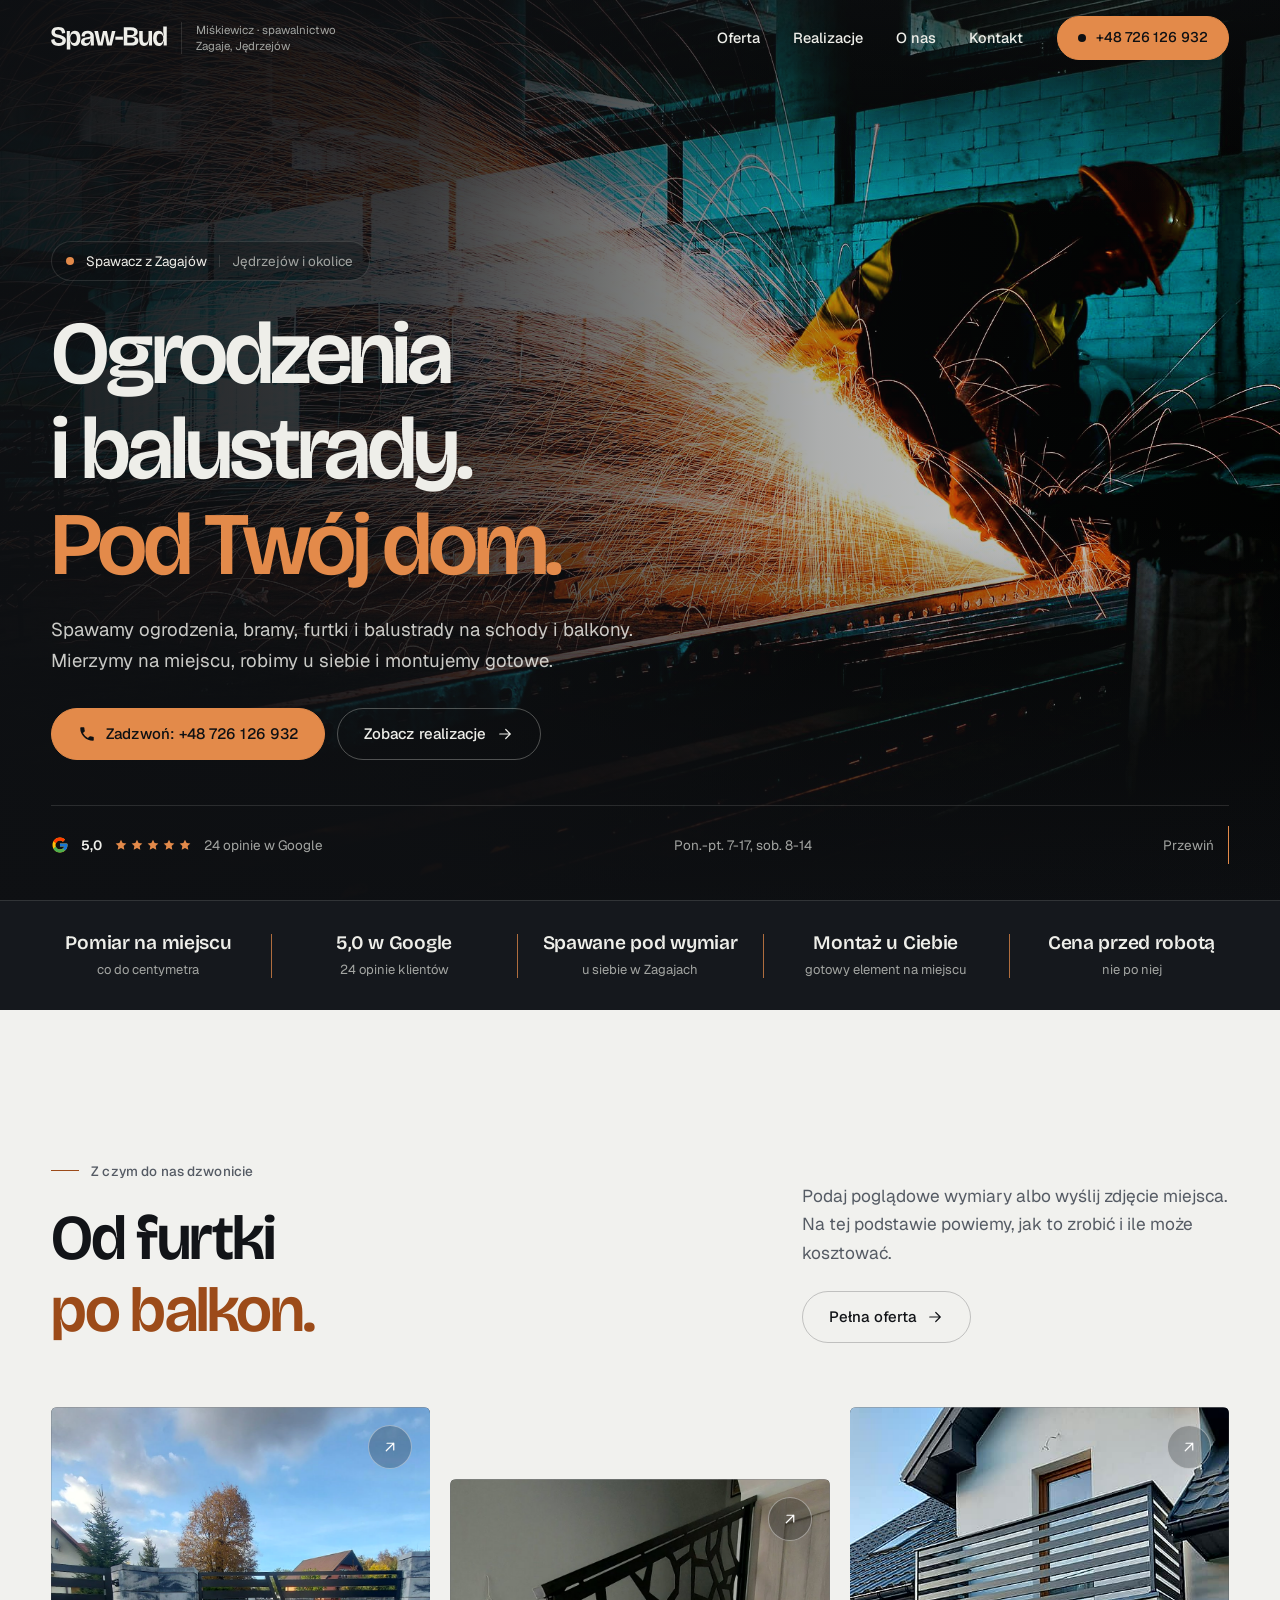
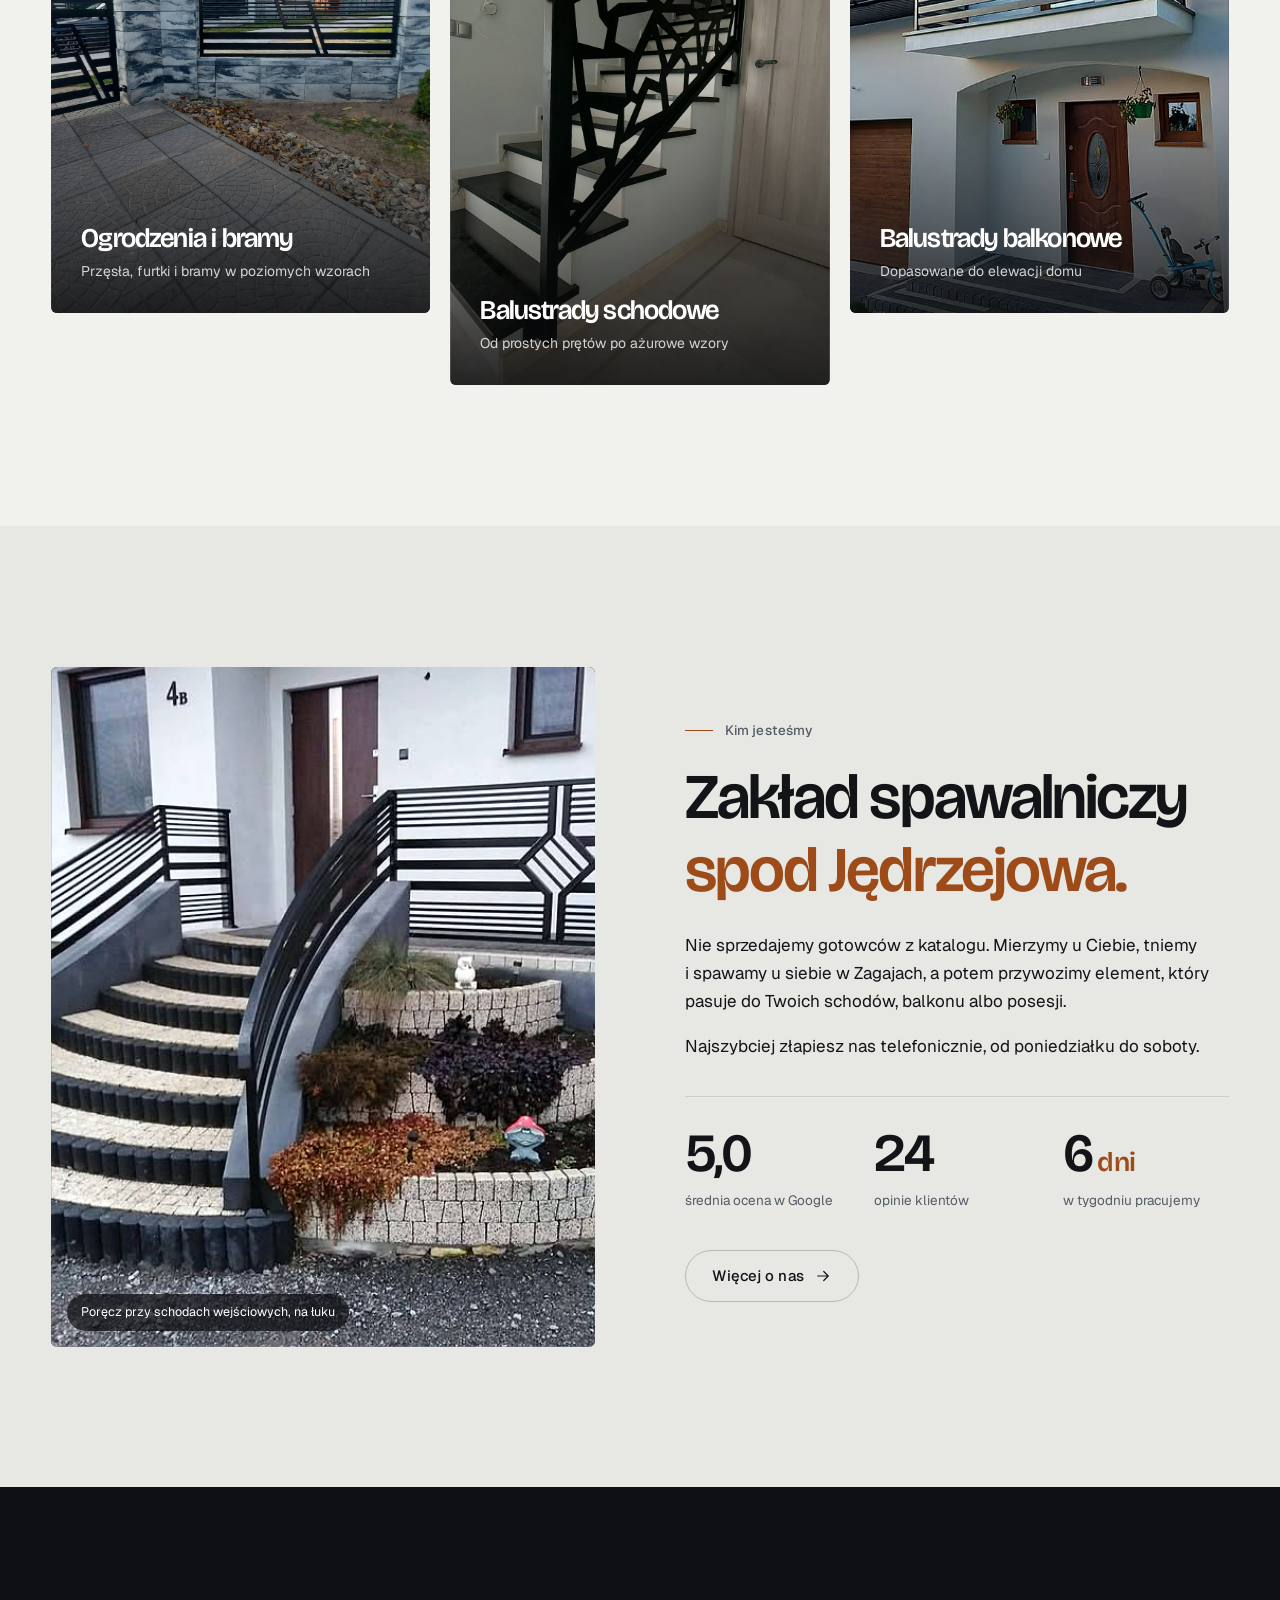
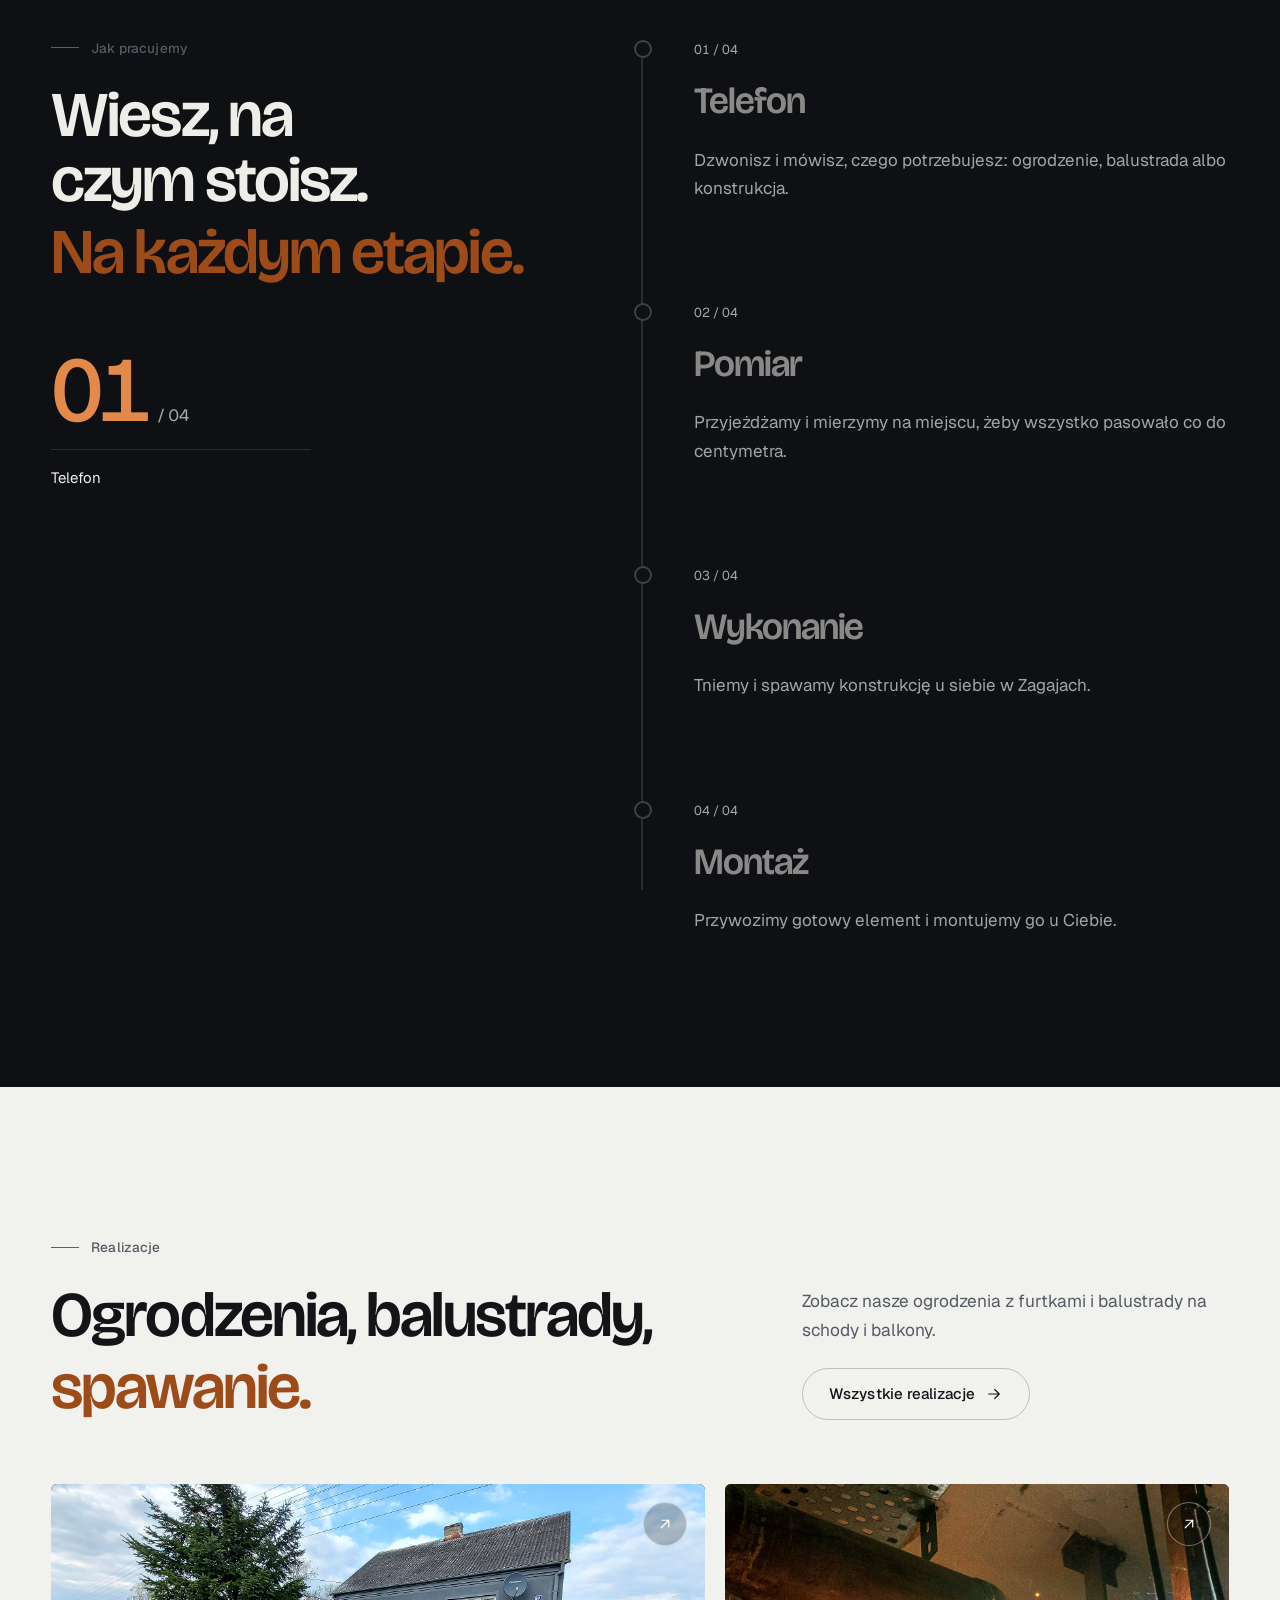
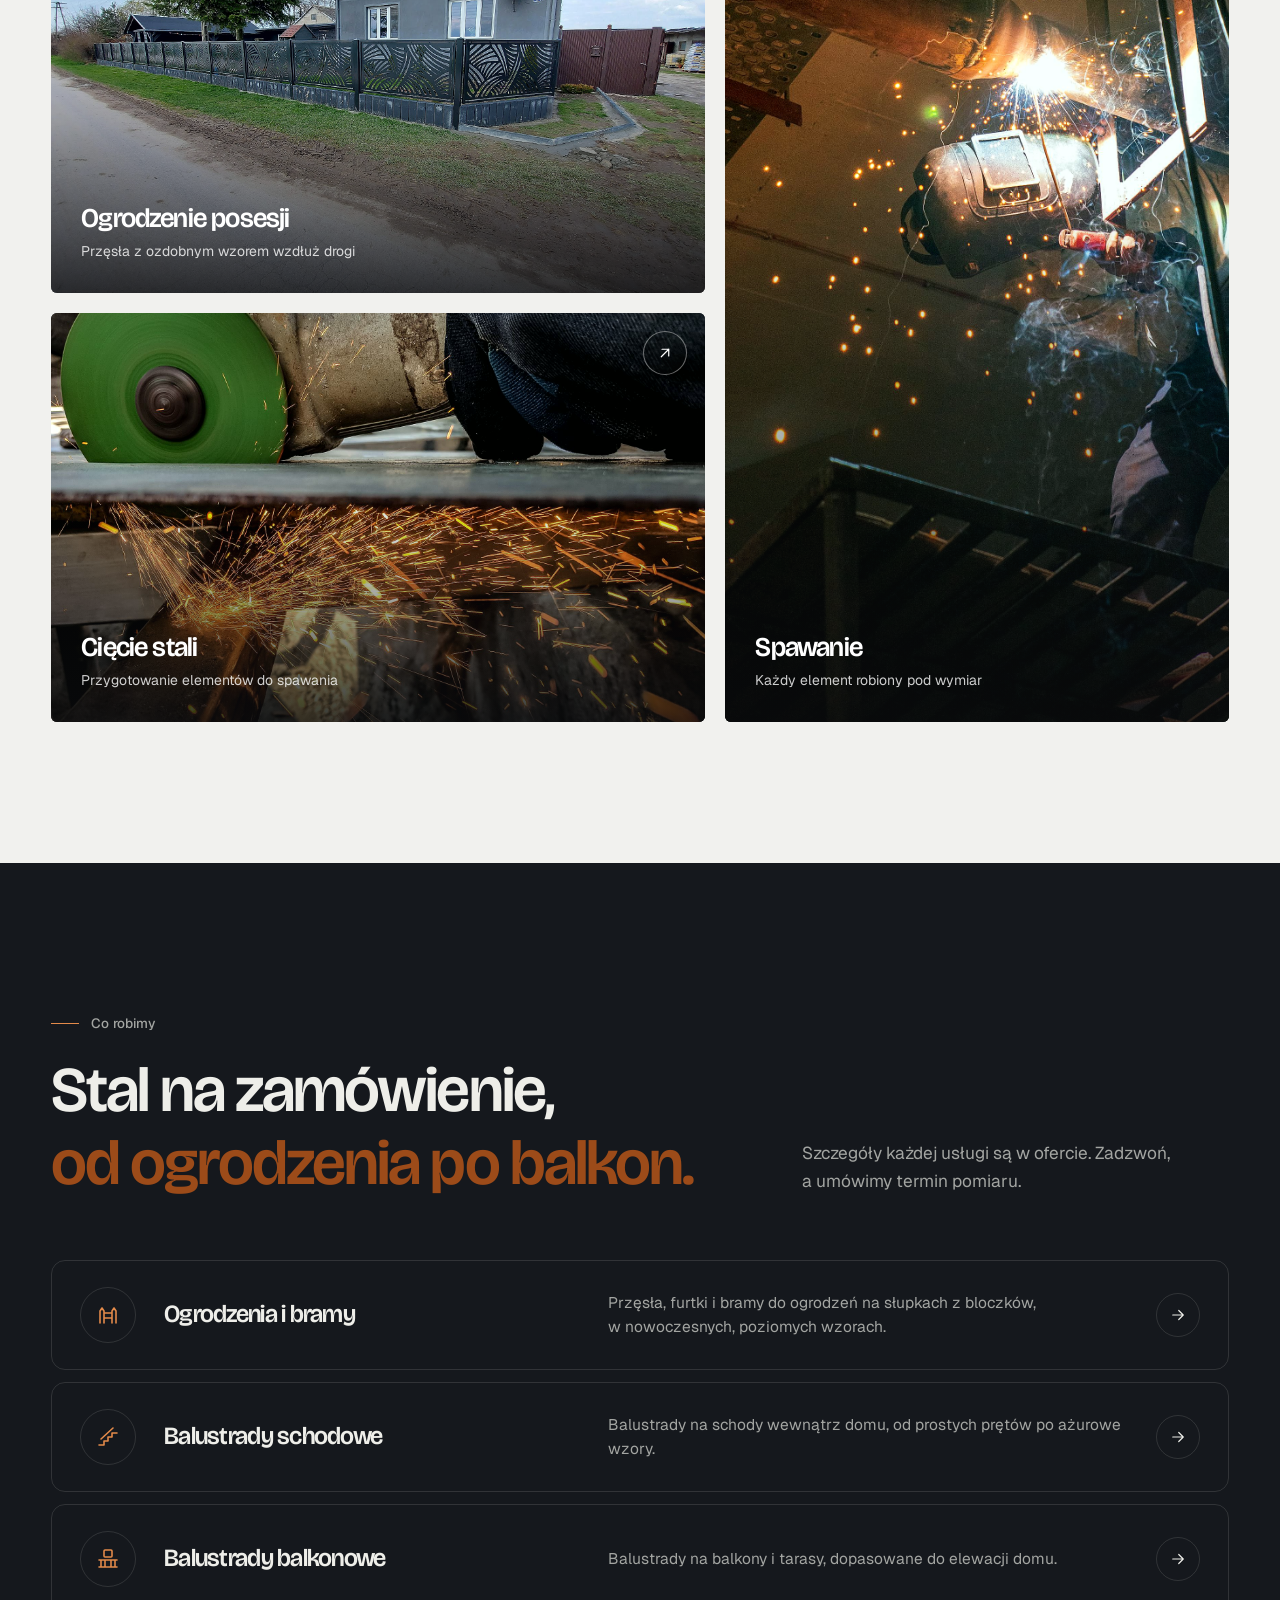
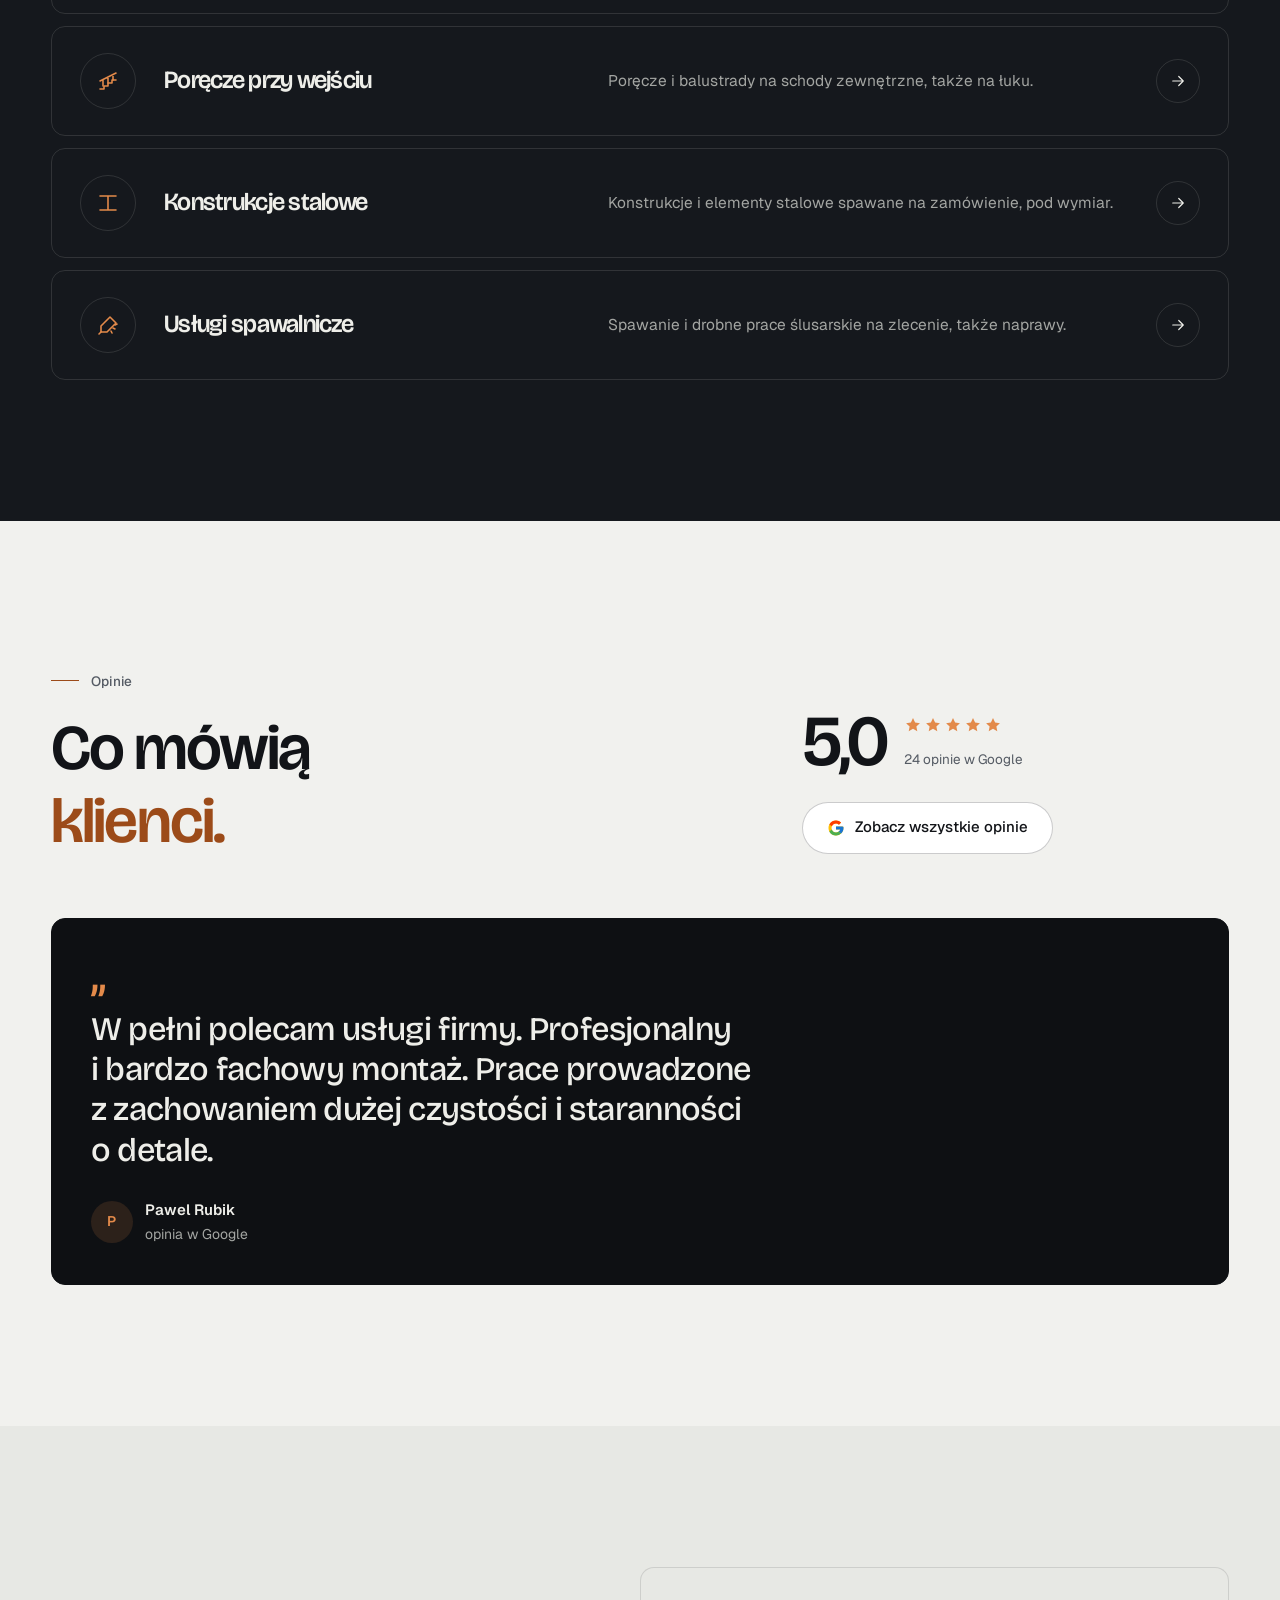
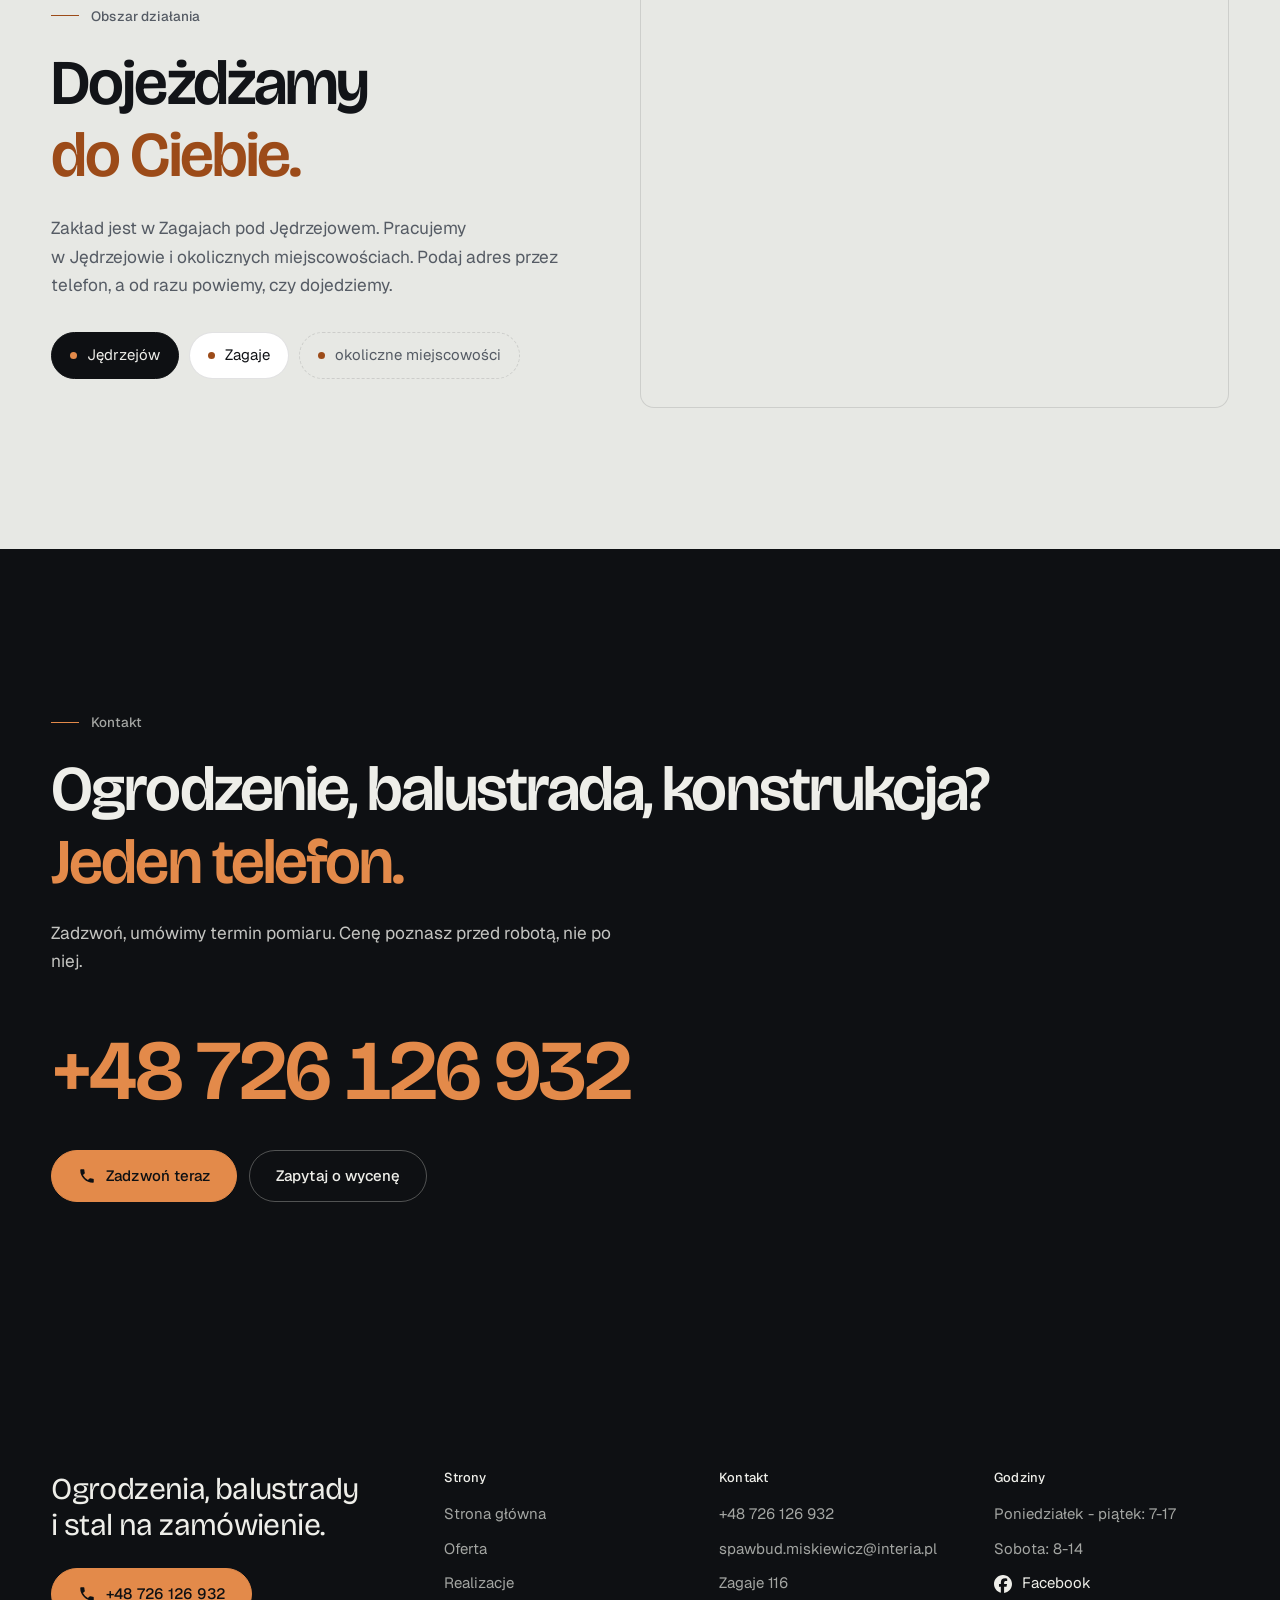
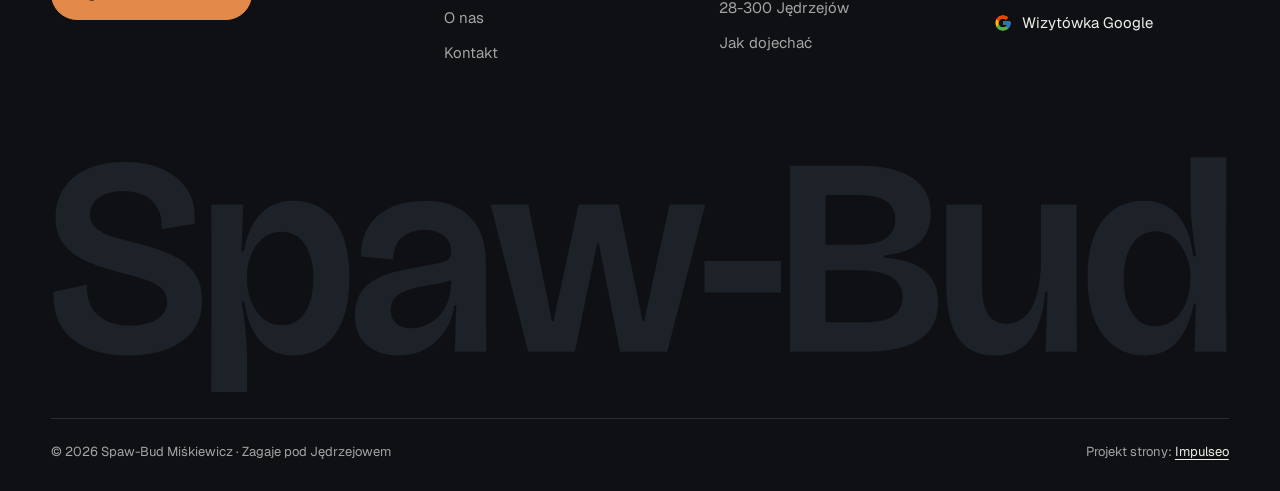
<file: index.html>
<!DOCTYPE html>
<html lang="pl">
<head>
<meta charset="UTF-8">
<meta name="viewport" content="width=device-width, initial-scale=1.0">
<title>Spaw-Bud Miśkiewicz - ogrodzenia, balustrady i spawanie · Jędrzejów</title>
<meta name="description" content="Spaw-Bud Miśkiewicz z Zagajów pod Jędrzejowem - ogrodzenia, bramy, furtki, balustrady i konstrukcje stalowe na zamówienie. Ocena 5,0 w Google. Tel. +48 726 126 932.">
<link rel="canonical" href="https://impulseo-pl.github.io/spaw-bud-miskiewicz/">
<meta name="robots" content="noindex, nofollow">
<meta name="theme-color" content="#0E1013">
<meta property="og:type" content="website">
<meta property="og:locale" content="pl_PL">
<meta property="og:site_name" content="Spaw-Bud Miśkiewicz">
<meta property="og:title" content="Spaw-Bud Miśkiewicz - ogrodzenia, balustrady i spawanie · Jędrzejów">
<meta property="og:description" content="Spaw-Bud Miśkiewicz z Zagajów pod Jędrzejowem - ogrodzenia, bramy, furtki, balustrady i konstrukcje stalowe na zamówienie. Ocena 5,0 w Google. Tel. +48 726 126 932.">
<meta property="og:url" content="https://impulseo-pl.github.io/spaw-bud-miskiewicz/">
<meta property="og:image" content="https://impulseo-pl.github.io/spaw-bud-miskiewicz/img/og.jpg">
<meta property="og:image:width" content="1200">
<meta property="og:image:height" content="630">
<meta name="twitter:card" content="summary_large_image">
<script type="application/ld+json">{"@context": "https://schema.org", "@type": "LocalBusiness", "name": "Spaw-Bud Miśkiewicz", "url": "https://impulseo-pl.github.io/spaw-bud-miskiewicz/", "telephone": "+48726126932", "email": "spawbud.miskiewicz@interia.pl", "image": "https://impulseo-pl.github.io/spaw-bud-miskiewicz/img/og.jpg", "address": {"@type": "PostalAddress", "streetAddress": "Zagaje 116", "postalCode": "28-300", "addressLocality": "Jędrzejów", "addressCountry": "PL"}, "openingHours": ["Mo-Fr 07:00-17:00", "Sa 08:00-14:00"], "areaServed": "Jędrzejów", "aggregateRating": {"@type": "AggregateRating", "ratingValue": "5.0", "reviewCount": "24"}, "sameAs": ["https://www.facebook.com/p/Spaw-Bud-Mi%C5%9Bkiewicz-100045496760131/", "https://www.google.com/maps?cid=7656851274233127819"]}</script>
<script>(function(){var d=document.documentElement;d.classList.add('js');try{if(!window.matchMedia('(prefers-reduced-motion: reduce)').matches)d.classList.add('anim');}catch(e){}setTimeout(function(){if(!d.classList.contains('anim-ok'))d.classList.remove('anim');},3500);})();</script>
<script>(function(){try{var d=document.documentElement,q=/[?&]intro/.test(location.search);if(!q&&window.matchMedia&&matchMedia('(prefers-reduced-motion: reduce)').matches)return;if(!q&&sessionStorage.getItem('spawbud_intro'))return;sessionStorage.setItem('spawbud_intro','1');d.classList.add('intro-on');setTimeout(function(){d.classList.remove('intro-on','intro-gra','intro-out');d.classList.add('hero-go')},4600);}catch(e){}})();</script>
<link rel="preload" as="image" href="img/hero.jpg" fetchpriority="high">
<link rel="preconnect" href="https://fonts.googleapis.com">
<link rel="preconnect" href="https://fonts.gstatic.com" crossorigin>
<link href="https://fonts.googleapis.com/css2?family=Bricolage+Grotesque:opsz,wght@12..96,400..700&family=Geist:wght@400..600&display=swap" rel="stylesheet">
<link rel="stylesheet" href="assets/styles.css?v=20261109a">
<script src="assets/lenis.min.js?v=1.1.20" defer></script>
<script src="assets/main.js?v=20261109a" defer></script>
<meta name="nb-deploy" content="86ba1af16ebd">
</head>
<body>
<a class="skip" href="#tresc">Przejdź do treści</a>
<header class="site-head">
<div class="intro" aria-hidden="true"><span class="intro-line"><i></i></span><span class="intro-meta">ogrodzenia · balustrady · Jędrzejów</span></div><div class="head-in">
  <a class="brand" href="index.html" aria-label="Spaw-Bud Miśkiewicz - strona główna">
    <span class="znak"><svg class="wm" viewBox="19 -698 4180 849" role="img" aria-label="Spaw-Bud"><path pathLength="1" style="--i:0" d="M294.66693115234375 13.66668701171875Q229.33331298828125 13.66668701171875 178.4998779296875 -1.500030517578125Q127.66644287109375 -16.666748046875 92.999755859375 -45.66680908203125Q58.33306884765625 -74.6668701171875 41.666412353515625 -116.83355712890625Q24.999755859375 -159.000244140625 27.6663818359375 -212.66680908203125L146.66827392578125 -237.333984375Q145.66845703125 -184.0010986328125 166.16827392578125 -152.33462524414062Q186.6680908203125 -120.66815185546875 222.16775512695312 -106.50152587890625Q257.66741943359375 -92.33489990234375 299.6671142578125 -92.33489990234375Q339.33319091796875 -92.33489990234375 368.6661376953125 -102.50140380859375Q397.99908447265625 -112.66790771484375 414.4989013671875 -131.33425903320312Q430.99871826171875 -150.0006103515625 430.99871826171875 -175.66680908203125Q430.99871826171875 -207.3330078125 409.4989318847656 -225.99948120117188Q387.9991455078125 -244.66595458984375 352.3327331542969 -256.4992370605469Q316.66632080078125 -268.33251953125 274.3331298828125 -278.6658935546875Q231.3331298828125 -289.66595458984375 188.99978637695312 -303.3326721191406Q146.66644287109375 -316.9993896484375 111.83309936523438 -338.1661071777344Q76.999755859375 -359.33282470703125 55.83306884765625 -393.3328857421875Q34.6663818359375 -427.33294677734375 34.6663818359375 -477.99969482421875Q34.6663818359375 -538.333251953125 65.33316040039062 -582.1666564941406Q95.99993896484375 -626.0000610351562 151.50006103515625 -649.8333740234375Q207.00018310546875 -673.6666870117188 280.6668701171875 -673.6666870117188Q355.66705322265625 -673.6666870117188 413.5005798339844 -648.6665954589844Q471.3341064453125 -623.66650390625 502.8341979980469 -574.8330383300781Q534.3342895507812 -525.9995727539062 528.6675415039062 -453.99945068359375L411.33233642578125 -434.33251953125Q413.66558837890625 -467.33233642578125 404.9990234375 -492.4988708496094Q396.33245849609375 -517.6654052734375 378.49932861328125 -534.9986572265625Q360.66619873046875 -552.3319091796875 334.66644287109375 -561.3318786621094Q308.66668701171875 -570.3318481445312 275.6668701171875 -570.3318481445312Q238.33392333984375 -570.3318481445312 212.1676025390625 -559.6653442382812Q186.00128173828125 -548.9988403320312 172.00149536132812 -530.1658020019531Q158.001708984375 -511.332763671875 158.001708984375 -486.33319091796875Q158.001708984375 -456.66705322265625 178.16812133789062 -438.8339538574219Q198.33453369140625 -421.0008544921875 233.16757202148438 -409.834228515625Q268.0006103515625 -398.6676025390625 311.00048828125 -388.00091552734375Q354.33380126953125 -377.0008544921875 397.16717529296875 -363.3341369628906Q440.00054931640625 -349.66741943359375 476.1672668457031 -327.50067138671875Q512.333984375 -305.33392333984375 534.0007019042969 -270.00048828125Q555.6674194335938 -234.66705322265625 555.6674194335938 -180.6668701171875Q555.6674194335938 -117.3333740234375 522.833984375 -74.0Q490.00054931640625 -30.6666259765625 431.3337707519531 -8.499969482421875Q372.6669921875 13.66668701171875 294.66693115234375 13.66668701171875Z"/><path pathLength="1" style="--i:1" d="M587.6663818359375 143.66693115234375 588.3330078125 -313.66827392578125 587.6663818359375 -522.0003662109375H701.3347778320312L695.66845703125 -355.667236328125H703.0017700195312Q715.001708984375 -418.6669921875 739.0015869140625 -458.50030517578125Q763.00146484375 -498.3336181640625 798.3347473144531 -517.1669921875Q833.6680297851562 -536.0003662109375 880.0015258789062 -536.0003662109375Q940.0016479492188 -536.0003662109375 984.6682434082031 -505.6669616699219Q1029.3348388671875 -475.33355712890625 1053.834716796875 -414.83349609375Q1078.3345947265625 -354.33343505859375 1078.3345947265625 -263.33349609375Q1078.3345947265625 -169.0 1052.5012817382812 -107.49996948242188Q1026.66796875 -45.99993896484375 982.3346557617188 -16.1666259765625Q938.0013427734375 13.66668701171875 881.6680297851562 13.66668701171875Q833.0015869140625 13.66668701171875 796.6683654785156 -7.99981689453125Q760.3351440429688 -29.66632080078125 737.3351745605469 -72.33279418945312Q714.335205078125 -114.999267578125 705.6685180664062 -176.9991455078125L696.0018920898438 -176.66583251953125Q701.6685180664062 -139.9996337890625 705.8351745605469 -105.99978637695312Q710.0018310546875 -71.99993896484375 712.3351745605469 -41.666595458984375Q714.6685180664062 -11.333251953125 714.6685180664062 16.0001220703125V143.66693115234375ZM838.0003051757812 -93.33489990234375Q874.3333740234375 -93.33489990234375 899.3330993652344 -114.66815185546875Q924.3328247070312 -136.00140380859375 937.1659545898438 -173.66775512695312Q949.9990844726562 -211.3341064453125 949.9990844726562 -259.66668701171875Q949.9990844726562 -307.99951171875 937.3325500488281 -345.3325500488281Q924.666015625 -382.66558837890625 899.8329467773438 -404.16546630859375Q874.9998779296875 -425.66534423828125 838.3336181640625 -425.66534423828125Q809.6675415039062 -425.66534423828125 786.8345031738281 -413.16558837890625Q764.00146484375 -400.66583251953125 748.0015869140625 -378.832763671875Q732.001708984375 -356.99969482421875 723.3350524902344 -328.3331298828125Q714.6683959960938 -299.66656494140625 714.6683959960938 -266.666259765625V-258.33306884765625Q714.6683959960938 -233.9993896484375 720.0017700195312 -210.33282470703125Q725.3351440429688 -186.666259765625 735.3351440429688 -165.49990844726562Q745.3351440429688 -144.33355712890625 760.3350219726562 -128.0006103515625Q775.3348999023438 -111.66766357421875 794.8345642089844 -102.50128173828125Q814.334228515625 -93.33489990234375 838.0003051757812 -93.33489990234375Z"/><path pathLength="1" style="--i:2" d="M1251.9999389648438 13.66668701171875Q1211.6666259765625 13.66668701171875 1176.4999084472656 -0.6666259765625Q1141.3331909179688 -14.99993896484375 1119.4997863769531 -46.333282470703125Q1097.6663818359375 -77.6666259765625 1097.6663818359375 -129.00006103515625Q1097.6663818359375 -176.00018310546875 1115.6664428710938 -205.66690063476562Q1133.66650390625 -235.3336181640625 1164.8332214355469 -253.66696166992188Q1195.9999389648438 -272.00030517578125 1234.6665649414062 -281.8336181640625Q1273.3331909179688 -291.66693115234375 1313.9996337890625 -298.66693115234375Q1368.3328247070312 -308.3336181640625 1394.9994506835938 -314.1669616699219Q1421.6660766601562 -320.00030517578125 1430.6661071777344 -328.5002746582031Q1439.6661376953125 -337.000244140625 1439.6661376953125 -352.33349609375Q1439.6661376953125 -391.3328857421875 1412.6664733886719 -411.99920654296875Q1385.6668090820312 -432.66552734375 1344.0005493164062 -432.66552734375Q1318.3341064453125 -432.66552734375 1293.0009765625 -422.99896240234375Q1267.6678466796875 -413.3323974609375 1250.8346862792969 -390.3325500488281Q1234.0015258789062 -367.33270263671875 1233.0016479492188 -326.99951171875L1118.66650390625 -337.99945068359375Q1119.6663208007812 -395.3331298828125 1140.1663513183594 -433.6666564941406Q1160.6663818359375 -472.00018310546875 1194.3332214355469 -494.3335876464844Q1228.0000610351562 -516.6669921875 1267.8336181640625 -526.3336791992188Q1307.6671752929688 -536.0003662109375 1347.3340454101562 -536.0003662109375Q1416.3346557617188 -536.0003662109375 1464.5014953613281 -510.16680908203125Q1512.6683349609375 -484.333251953125 1538.0016174316406 -433.9996032714844Q1563.3348999023438 -383.66595458984375 1563.3348999023438 -309.33233642578125V-213.33245849609375Q1563.668212890625 -177.999267578125 1563.8348693847656 -142.16607666015625Q1564.0015258789062 -106.3328857421875 1564.1681823730469 -70.83303833007812Q1564.3348388671875 -35.33319091796875 1564.3348388671875 0.0H1451.66650390625Q1453.3330688476562 -40.6663818359375 1454.6663208007812 -80.83285522460938Q1455.9995727539062 -120.99932861328125 1457.3328247070312 -165.33245849609375H1450.3328857421875Q1444.6663208007812 -115.66607666015625 1418.3330383300781 -74.99960327148438Q1391.999755859375 -34.3331298828125 1349.6664733886719 -10.333221435546875Q1307.3331909179688 13.66668701171875 1251.9999389648438 13.66668701171875ZM1298.001220703125 -83.00128173828125Q1322.0007934570312 -83.00128173828125 1346.6671447753906 -92.66775512695312Q1371.33349609375 -102.334228515625 1392.1666259765625 -122.33392333984375Q1412.999755859375 -142.3336181640625 1425.9996337890625 -173.33334350585938Q1438.99951171875 -204.33306884765625 1439.6661376953125 -246.3328857421875L1439.9994506835938 -269.666259765625L1466.6661376953125 -275.332763671875Q1456.9995727539062 -260.99951171875 1435.3330993652344 -252.83285522460938Q1413.6666259765625 -244.66619873046875 1386.1669006347656 -239.99954223632812Q1358.6671752929688 -235.3328857421875 1330.6674499511719 -230.33291625976562Q1302.667724609375 -225.33294677734375 1278.66796875 -216.1663818359375Q1254.668212890625 -206.99981689453125 1239.8350219726562 -191.16668701171875Q1225.0018310546875 -175.33355712890625 1225.0018310546875 -147.667236328125Q1225.0018310546875 -117.33416748046875 1245.0017395019531 -100.167724609375Q1265.0016479492188 -83.00128173828125 1298.001220703125 -83.00128173828125Z"/><path pathLength="1" style="--i:3" d="M1712.9993286132812 0.0 1578.9998779296875 -522.0003662109375H1713.3355102539062L1797.3341064453125 -108.001708984375H1802.6674194335938L1891.6661376953125 -522.0003662109375H2034.001708984375L2119.3338623046875 -108.001708984375H2124.3338623046875L2214.3323974609375 -522.0003662109375H2341.6677856445312L2206.335205078125 0.0H2038.9992065429688L1962.667236328125 -386.33148193359375H1958.3338623046875L1878.6686401367188 0.0Z"/><path pathLength="1" style="--i:4" d="M2337.9999389648438 -209.99908447265625V-322.00091552734375H2610.3339233398438V-209.99908447265625Z"/><path pathLength="1" style="--i:5" d="M2641.9996337890625 0.0V-660.0H2891.0006713867188Q2952.0006713867188 -660.0 2998.500732421875 -648.8333435058594Q3045.0007934570312 -637.6666870117188 3077.0008850097656 -616.1666870117188Q3109.0009765625 -594.6666870117188 3125.5010375976562 -563.3333129882812Q3142.0010986328125 -531.9999389648438 3142.0010986328125 -490.66650390625Q3142.0010986328125 -451.999755859375 3125.667755126953 -419.4997863769531Q3109.3344116210938 -386.99981689453125 3073.0010681152344 -366.6665344238281Q3036.667724609375 -346.333251953125 2977.3344116210938 -341.66656494140625V-332.9998779296875Q3075.6679077148438 -327.333251953125 3121.8345336914062 -286.1665344238281Q3168.0011596679688 -244.99981689453125 3168.0011596679688 -173.6666259765625Q3168.0011596679688 -116.333251953125 3139.3344116210938 -77.99993896484375Q3110.6676635742188 -39.6666259765625 3055.1675415039062 -19.83331298828125Q2999.6674194335938 0.0 2916.6672973632812 0.0ZM2768.66845703125 -104.33489990234375H2912.00048828125Q2975.6663818359375 -104.33489990234375 3008.6660766601562 -126.5013427734375Q3041.665771484375 -148.66778564453125 3041.665771484375 -192.00054931640625Q3041.665771484375 -241.33319091796875 3002.3329162597656 -265.16619873046875Q2963.0000610351562 -288.99920654296875 2884.3343505859375 -288.99920654296875H2768.66845703125ZM2768.66845703125 -379.333740234375H2882.33349609375Q2948.9995727539062 -379.333740234375 2982.666015625 -402.1668395996094Q3016.3324584960938 -424.99993896484375 3016.3324584960938 -469.6661376953125Q3016.3324584960938 -513.6655883789062 2983.499481201172 -534.9986877441406Q2950.66650390625 -556.331787109375 2883.333984375 -556.331787109375H2768.66845703125Z"/><path pathLength="1" style="--i:6" d="M3368.6661987304688 13.66668701171875Q3279.9996948242188 13.66668701171875 3238.333038330078 -49.3331298828125Q3196.6663818359375 -112.33294677734375 3196.6663818359375 -243.66583251953125V-522.0003662109375H3323.6685180664062V-244.99920654296875Q3323.6685180664062 -166.00048828125 3344.334930419922 -132.50112915039062Q3365.0013427734375 -99.00177001953125 3409.0005493164062 -99.00177001953125Q3437.6668090820312 -99.00177001953125 3460.4998779296875 -113.00161743164062Q3483.3329467773438 -127.00146484375 3499.6661376953125 -155.66781616210938Q3515.9993286132812 -184.33416748046875 3524.499267578125 -229.16702270507812Q3532.9992065429688 -273.9998779296875 3532.9992065429688 -336.6658935546875V-522.0003662109375H3659.6680297851562V-250.99920654296875L3660.3346557617188 0.0H3548.9996948242188L3556.3325805664062 -213.3328857421875H3548.6659545898438Q3540.9993896484375 -133.99969482421875 3519.1661071777344 -83.99978637695312Q3497.3328247070312 -33.9998779296875 3460.1661682128906 -10.166595458984375Q3422.99951171875 13.66668701171875 3368.6661987304688 13.66668701171875Z"/><path pathLength="1" style="--i:7" d="M3900.9995727539062 13.66668701171875Q3844.99951171875 13.66668701171875 3798.999542236328 -16.00006103515625Q3752.9995727539062 -45.66680908203125 3725.666290283203 -107.33355712890625Q3698.3330078125 -169.00030517578125 3698.3330078125 -264.6669921875Q3698.3330078125 -354.66705322265625 3723.166290283203 -415.0003967285156Q3747.9995727539062 -475.333740234375 3792.8328552246094 -505.66705322265625Q3837.6661376953125 -536.0003662109375 3896.6661376953125 -536.0003662109375Q3945.999267578125 -536.0003662109375 3982.4992065429688 -514.8338317871094Q4018.9991455078125 -493.66729736328125 4041.9991455078125 -450.00079345703125Q4064.9991455078125 -406.33428955078125 4073.9991455078125 -339.00103759765625H4083.3324584960938Q4077.6658325195312 -379.66729736328125 4072.9991455078125 -414.8338317871094Q4068.3324584960938 -450.0003662109375 4065.9991149902344 -480.66705322265625Q4063.665771484375 -511.333740234375 4063.665771484375 -537.6671142578125V-690.0006103515625H4191.001220703125L4190.001281738281 -206.6654052734375L4191.334533691406 0.0H4077.99951171875L4082.9992065429688 -169.666259765625H4075.3325805664062Q4063.3326416015625 -108.3331298828125 4039.9993591308594 -67.4998779296875Q4016.6660766601562 -26.6666259765625 3982.1661376953125 -6.499969482421875Q3947.6661987304688 13.66668701171875 3900.9995727539062 13.66668701171875ZM3939.3340454101562 -90.3348388671875Q3968.666748046875 -90.3348388671875 3991.8330993652344 -104.1678466796875Q4014.9994506835938 -118.0008544921875 4030.8326721191406 -141.83383178710938Q4046.6658935546875 -165.66680908203125 4055.1658935546875 -195.16665649414062Q4063.6658935546875 -224.66650390625 4063.6658935546875 -255.6668701171875V-263.00018310546875Q4063.6658935546875 -286.33392333984375 4058.33251953125 -310.0005798339844Q4052.9991455078125 -333.667236328125 4042.832489013672 -354.6669616699219Q4032.6658325195312 -375.66668701171875 4017.8326110839844 -392.16632080078125Q4002.9993896484375 -408.66595458984375 3983.4996948242188 -418.1656799316406Q3964.0 -427.6654052734375 3940.3339233398438 -427.6654052734375Q3904.6675415039062 -427.6654052734375 3879.0011596679688 -405.66546630859375Q3853.3347778320312 -383.66552734375 3840.0016479492188 -345.3324890136719Q3826.6685180664062 -306.99945068359375 3826.6685180664062 -257.33343505859375Q3826.6685180664062 -209.333984375 3839.8350524902344 -171.33428955078125Q3853.0015869140625 -133.3345947265625 3878.167999267578 -111.834716796875Q3903.3344116210938 -90.3348388671875 3939.3340454101562 -90.3348388671875Z"/></svg></span>
    <span class="brand-sub">Miśkiewicz · spawalnictwo<br>Zagaje, Jędrzejów</span>
  </a>
  <nav class="nav-links" aria-label="Menu główne">
    <a class="nl" href="oferta.html">Oferta</a><a class="nl" href="realizacje.html">Realizacje</a><a class="nl" href="o-nas.html">O&nbsp;nas</a><a class="nl" href="kontakt.html">Kontakt</a>
    <a class="btn btn-copper nav-cta" href="tel:+48726126932"><span class="live" aria-hidden="true"></span>+48 726 126 932</a>
  </nav>
  <button class="burger" type="button" aria-label="Otwórz menu" aria-expanded="false" aria-controls="mnav"><span></span><span></span></button>
</div>
</header>
<script>(function(){var d=document.documentElement;if(!d.classList.contains('intro-on'))return;
var wyszlo=false,koniec=false,t0=Date.now();
function heroGotowe(){var im=document.querySelector('.hero-media img');return !!(im&&im.complete&&im.naturalWidth>0);}
function sprzataj(){if(koniec)return;koniec=true;d.classList.add('hero-go');d.classList.remove('intro-on','intro-gra','intro-out');
['--i-w','--i-h','--i-px','--i-py','--i-zmniejsz','--i-baza-w','--i-baza-h'].forEach(function(k){d.style.removeProperty(k);});
try{document.dispatchEvent(new Event('wejscie:koniec'));}catch(e){}}
function wyjdz(){if(wyszlo||koniec)return;wyszlo=true;d.classList.add('intro-out');setTimeout(function(){d.classList.add('hero-go');},240);setTimeout(sprzataj,880);}
function moze(){if(wyszlo||koniec)return;var t=Date.now()-t0;if(t>=1240&&(heroGotowe()||t>=1700))wyjdz();else setTimeout(moze,60);}
try{var znak=document.querySelector('.brand .znak'),wm=znak&&znak.querySelector('.wm');if(!wm){sprzataj();return;}
znak.classList.add('mierze');var r=wm.getBoundingClientRect();znak.classList.remove('mierze');
if(!r.width||!r.height){sprzataj();return;}
var W=window.innerWidth,H=window.innerHeight,cel=W<680?Math.min(W*0.72,340):Math.min(W*0.4,600);cel=Math.max(r.width,cel);
var u=function(k,v){d.style.setProperty(k,v);};
u('--i-w',Math.round(cel)+'px');u('--i-h',Math.round(cel*r.height/r.width)+'px');u('--i-zmniejsz',(r.width/cel).toFixed(4));
u('--i-px',Math.round(r.left+r.width/2-W/2)+'px');u('--i-py',Math.round(r.top+r.height/2-H/2)+'px');
u('--i-baza-w',Math.round(r.width)+'px');u('--i-baza-h',Math.round(r.height)+'px');
requestAnimationFrame(function(){requestAnimationFrame(function(){d.classList.add('intro-gra');t0=Date.now();moze();});});
['wheel','touchstart','keydown','pointerdown'].forEach(function(ev){window.addEventListener(ev,function(){sprzataj();},{once:true,passive:true});});
setTimeout(sprzataj,3900);
}catch(e){sprzataj();}})();</script>
<div class="mnav" id="mnav">
  <div class="mnav-in">
    <a class="ml" href="index.html" aria-current="page">Strona główna</a><a class="ml" href="oferta.html">Oferta</a><a class="ml" href="realizacje.html">Realizacje</a><a class="ml" href="o-nas.html">O&nbsp;nas</a><a class="ml" href="kontakt.html">Kontakt</a>
    <div class="mnav-foot">
      <span>Pon.-pt. 7-17, sob. 8-14</span>
      <a class="btn btn-copper" href="tel:+48726126932"><svg class="ico" width="16" height="16" viewBox="0 0 24 24" fill="none" aria-hidden="true"><path d="M6.6 10.8a15.5 15.5 0 0 0 6.6 6.6l2.2-2.2a1 1 0 0 1 1-.24 11.4 11.4 0 0 0 3.6.58 1 1 0 0 1 1 1V20a1 1 0 0 1-1 1A17 17 0 0 1 3 4a1 1 0 0 1 1-1h3.5a1 1 0 0 1 1 1c0 1.25.2 2.46.58 3.6a1 1 0 0 1-.25 1l-2.23 2.2Z" fill="currentColor"/></svg>+48 726 126 932</a>
    </div>
  </div>
</div>
<main id="tresc">

<section class="hero">
  <div class="hero-media"><img src="img/hero.jpg" alt="Cięcie stali w warsztacie, snop iskier spod tarczy" width="1920" height="1280" decoding="async" fetchpriority="high"></div>
  <div class="hero-in">
    <p class="hero-tag up" style="--d:0"><span class="live" aria-hidden="true"></span>Spawacz z&nbsp;Zagajów<span class="sep" aria-hidden="true"></span><span class="muted">Jędrzejów i&nbsp;okolice</span></p>
    <h1><span class="ln"><span class="ln-i" style="--k:0">Ogrodzenia</span></span><span class="ln"><span class="ln-i" style="--k:1">i&nbsp;balustrady.</span></span><span class="ln"><span class="ln-i" style="--k:2"><em>Pod Twój dom.</em></span></span></h1>
    <p class="hero-lead up" style="--d:380">Spawamy ogrodzenia, bramy, furtki i&nbsp;balustrady na schody i&nbsp;balkony. Mierzymy na miejscu, robimy u&nbsp;siebie i&nbsp;montujemy gotowe.</p>
    <div class="hero-ctas up" style="--d:500">
      <a class="btn btn-copper" href="tel:+48726126932"><svg class="ico" width="16" height="16" viewBox="0 0 24 24" fill="none" aria-hidden="true"><path d="M6.6 10.8a15.5 15.5 0 0 0 6.6 6.6l2.2-2.2a1 1 0 0 1 1-.24 11.4 11.4 0 0 0 3.6.58 1 1 0 0 1 1 1V20a1 1 0 0 1-1 1A17 17 0 0 1 3 4a1 1 0 0 1 1-1h3.5a1 1 0 0 1 1 1c0 1.25.2 2.46.58 3.6a1 1 0 0 1-.25 1l-2.23 2.2Z" fill="currentColor"/></svg>Zadzwoń: +48 726 126 932</a>
      <a class="btn btn-ghost" href="realizacje.html">Zobacz realizacje<svg class="ico arr" width="18" height="18" viewBox="0 0 24 24" fill="none" stroke="currentColor" stroke-width="1.6" stroke-linecap="round" stroke-linejoin="round" aria-hidden="true"><path d="M5 12h14M13 6l6 6-6 6"/></svg></a>
    </div>
    <div class="hero-foot up" style="--d:640">
      <span class="rate"><svg class="g-logo" viewBox="0 0 48 48" aria-hidden="true"><path fill="#FFC107" d="M43.6 20.5H42V20H24v8h11.3C33.7 32.7 29.2 36 24 36c-6.6 0-12-5.4-12-12s5.4-12 12-12c3.1 0 5.8 1.2 7.9 3.1l5.7-5.7C34 6.1 29.3 4 24 4 12.9 4 4 12.9 4 24s8.9 20 20 20 20-8.9 20-20c0-1.3-.1-2.4-.4-3.5z"/><path fill="#FF3D00" d="m6.3 14.7 6.6 4.8C14.7 15.1 19 12 24 12c3.1 0 5.8 1.2 7.9 3.1l5.7-5.7C34 6.1 29.3 4 24 4 16.3 4 9.7 8.3 6.3 14.7z"/><path fill="#4CAF50" d="M24 44c5.2 0 9.9-2 13.4-5.2l-6.2-5.2A11.9 11.9 0 0 1 24 36c-5.2 0-9.6-3.3-11.3-7.9l-6.5 5C9.5 39.6 16.2 44 24 44z"/><path fill="#1976D2" d="M43.6 20.5H42V20H24v8h11.3a12 12 0 0 1-4.1 5.6l6.2 5.2C37 39.2 44 34 44 24c0-1.3-.1-2.4-.4-3.5z"/></svg><b>5,0</b><span class="stars" aria-label="Ocena 5 na 5"><svg viewBox="0 0 24 24" aria-hidden="true"><path fill="currentColor" d="M12 2.8l2.8 5.9 6.4.8-4.7 4.4 1.2 6.3L12 17.1l-5.7 3.1 1.2-6.3L2.8 9.5l6.4-.8z"/></svg><svg viewBox="0 0 24 24" aria-hidden="true"><path fill="currentColor" d="M12 2.8l2.8 5.9 6.4.8-4.7 4.4 1.2 6.3L12 17.1l-5.7 3.1 1.2-6.3L2.8 9.5l6.4-.8z"/></svg><svg viewBox="0 0 24 24" aria-hidden="true"><path fill="currentColor" d="M12 2.8l2.8 5.9 6.4.8-4.7 4.4 1.2 6.3L12 17.1l-5.7 3.1 1.2-6.3L2.8 9.5l6.4-.8z"/></svg><svg viewBox="0 0 24 24" aria-hidden="true"><path fill="currentColor" d="M12 2.8l2.8 5.9 6.4.8-4.7 4.4 1.2 6.3L12 17.1l-5.7 3.1 1.2-6.3L2.8 9.5l6.4-.8z"/></svg><svg viewBox="0 0 24 24" aria-hidden="true"><path fill="currentColor" d="M12 2.8l2.8 5.9 6.4.8-4.7 4.4 1.2 6.3L12 17.1l-5.7 3.1 1.2-6.3L2.8 9.5l6.4-.8z"/></svg></span><span>24 opinie w&nbsp;Google</span></span>
      <span>Pon.-pt. 7-17, sob. 8-14</span>
      <span class="cue" aria-hidden="true">Przewiń<span class="cue-line"><i></i></span></span>
    </div>
  </div>
</section>

<section class="strip" aria-label="Najważniejsze w skrócie">
  <div class="strip-in">
    <div class="strip-it"><div class="k">Pomiar na miejscu</div><div class="v">co do centymetra</div></div>
    <div class="strip-it"><div class="k">5,0 w&nbsp;Google</div><div class="v">24 opinie klientów</div></div>
    <div class="strip-it"><div class="k">Spawane pod wymiar</div><div class="v">u&nbsp;siebie w&nbsp;Zagajach</div></div>
    <div class="strip-it"><div class="k">Montaż u&nbsp;Ciebie</div><div class="v">gotowy element na miejscu</div></div>
    <div class="strip-it"><div class="k">Cena przed robotą</div><div class="v">nie po niej</div></div>
  </div>
</section>

<section class="sec" id="uslugi">
  <div class="wrap">
    <div class="sec-head">
      <div>
        <p class="eyebrow rv">Z czym do nas dzwonicie</p>
        <h2 class="h2 rv rv-h"><span class="ln"><span class="ln-i" style="--k:0">Od furtki</span></span><span class="ln"><span class="ln-i" style="--k:1"><em>po balkon.</em></span></span></h2>
      </div>
      <div class="side rv" style="--d:120">
        <p class="lead">Podaj poglądowe wymiary albo wyślij zdjęcie miejsca. Na tej podstawie powiemy, jak to zrobić i&nbsp;ile może kosztować.</p>
        <a class="btn btn-ghost" href="oferta.html">Pełna oferta<svg class="ico arr" width="18" height="18" viewBox="0 0 24 24" fill="none" stroke="currentColor" stroke-width="1.6" stroke-linecap="round" stroke-linejoin="round" aria-hidden="true"><path d="M5 12h14M13 6l6 6-6 6"/></svg></a>
      </div>
    </div>
    <div class="tiles-3">
      <a class="tile rv-img rv" style="--d:0" href="oferta.html#ogrodzenia">
        <img src="img/g1.jpg" alt="Ogrodzenie z bloczków z poziomymi przęsłami i furtką - realizacja Spaw-Bud" width="1930" height="1424" decoding="async">
        <span class="go" aria-hidden="true"><svg class="ico" width="18" height="18" viewBox="0 0 24 24" fill="none" stroke="currentColor" stroke-width="1.6" stroke-linecap="round" stroke-linejoin="round" aria-hidden="true"><path d="M7 17 17 7M8 7h9v9"/></svg></span>
        <span class="tile-cap"><h3>Ogrodzenia i&nbsp;bramy</h3><span>Przęsła, furtki i&nbsp;bramy w&nbsp;poziomych wzorach</span></span>
      </a><a class="tile rv-img rv" style="--d:120" href="oferta.html#schodowe">
        <img src="img/about.jpg" alt="Ażurowa balustrada na schodach wewnątrz domu - realizacja Spaw-Bud" width="1886" height="1364" decoding="async">
        <span class="go" aria-hidden="true"><svg class="ico" width="18" height="18" viewBox="0 0 24 24" fill="none" stroke="currentColor" stroke-width="1.6" stroke-linecap="round" stroke-linejoin="round" aria-hidden="true"><path d="M7 17 17 7M8 7h9v9"/></svg></span>
        <span class="tile-cap"><h3>Balustrady schodowe</h3><span>Od prostych prętów po ażurowe wzory</span></span>
      </a><a class="tile rv-img rv" style="--d:240" href="oferta.html#balkonowe">
        <img src="img/g3.jpg" alt="Balustrada balkonowa w poziome pasy nad wejściem do domu - realizacja Spaw-Bud" width="960" height="720" decoding="async">
        <span class="go" aria-hidden="true"><svg class="ico" width="18" height="18" viewBox="0 0 24 24" fill="none" stroke="currentColor" stroke-width="1.6" stroke-linecap="round" stroke-linejoin="round" aria-hidden="true"><path d="M7 17 17 7M8 7h9v9"/></svg></span>
        <span class="tile-cap"><h3>Balustrady balkonowe</h3><span>Dopasowane do elewacji domu</span></span>
      </a>
    </div>
  </div>
</section>

<section class="sec paper-2">
  <div class="wrap about">
    <figure class="fig rv-img rv">
      <img src="img/g4.jpg" alt="Poręcz i balustrada przy schodach wejściowych na łuku - realizacja Spaw-Bud" width="720" height="720" decoding="async" data-plx="36" style="height:112%;margin-top:-6%">
      <figcaption class="fig-tag">Poręcz przy schodach wejściowych, na łuku</figcaption>
    </figure>
    <div>
      <p class="eyebrow rv">Kim jesteśmy</p>
      <h2 class="h2 rv rv-h"><span class="ln"><span class="ln-i" style="--k:0">Zakład spawalniczy</span></span><span class="ln"><span class="ln-i" style="--k:1"><em>spod Jędrzejowa.</em></span></span></h2>
      <p class="rv" style="--d:100;margin-top:28px">Nie sprzedajemy gotowców z&nbsp;katalogu. Mierzymy u&nbsp;Ciebie, tniemy i&nbsp;spawamy u&nbsp;siebie w&nbsp;Zagajach, a&nbsp;potem przywozimy element, który pasuje do Twoich schodów, balkonu albo posesji.</p>
      <p class="rv" style="--d:160">Najszybciej złapiesz nas telefonicznie, od poniedziałku do soboty.</p>
      <div class="stats rv" style="--d:200">
        <div class="stat"><b><span class="num" data-to="5,0">5,0</span></b><span>średnia ocena w&nbsp;Google</span></div>
        <div class="stat"><b><span class="num" data-to="24">24</span></b><span>opinie klientów</span></div>
        <div class="stat"><b><span class="num" data-to="6">6</span><small>dni</small></b><span>w&nbsp;tygodniu pracujemy</span></div>
      </div>
      <a class="btn btn-ghost rv" style="--d:240" href="o-nas.html">Więcej o&nbsp;nas<svg class="ico arr" width="18" height="18" viewBox="0 0 24 24" fill="none" stroke="currentColor" stroke-width="1.6" stroke-linecap="round" stroke-linejoin="round" aria-hidden="true"><path d="M5 12h14M13 6l6 6-6 6"/></svg></a>
    </div>
  </div>
</section>

<section class="proces proces-os sec">
  <div class="wrap proc-grid">
    <div class="proc-side">
      <p class="eyebrow rv">Jak pracujemy</p>
      <h2 class="h2 rv rv-h"><span class="ln"><span class="ln-i" style="--k:0">Wiesz, na czym stoisz.</span></span><span class="ln"><span class="ln-i" style="--k:1"><em>Na każdym etapie.</em></span></span></h2>
      <div class="proc-count rv" style="--d:160" aria-hidden="true"><b>01</b><span>/ 04</span></div>
      <p class="proc-now rv" style="--d:200" aria-hidden="true">Telefon</p>
    </div>
    <div class="proc-steps">
      <span class="wire" aria-hidden="true"><i></i></span>
      <ol class="proc-ol"><li class="step" data-nazwa="Telefon">
          <span class="no">01 / 04</span>
          <h3>Telefon</h3>
          <p>Dzwonisz i&nbsp;mówisz, czego potrzebujesz: ogrodzenie, balustrada albo konstrukcja.</p>
        </li><li class="step" data-nazwa="Pomiar">
          <span class="no">02 / 04</span>
          <h3>Pomiar</h3>
          <p>Przyjeżdżamy i&nbsp;mierzymy na miejscu, żeby wszystko pasowało co do centymetra.</p>
        </li><li class="step" data-nazwa="Wykonanie">
          <span class="no">03 / 04</span>
          <h3>Wykonanie</h3>
          <p>Tniemy i&nbsp;spawamy konstrukcję u&nbsp;siebie w&nbsp;Zagajach.</p>
        </li><li class="step" data-nazwa="Montaż">
          <span class="no">04 / 04</span>
          <h3>Montaż</h3>
          <p>Przywozimy gotowy element i&nbsp;montujemy go u&nbsp;Ciebie.</p>
        </li></ol>
    </div>
  </div>
</section>

<section class="sec">
  <div class="wrap">
    <div class="sec-head">
      <div>
        <p class="eyebrow rv">Realizacje</p>
        <h2 class="h2 rv rv-h"><span class="ln"><span class="ln-i" style="--k:0">Ogrodzenia, balustrady,</span></span><span class="ln"><span class="ln-i" style="--k:1"><em>spawanie.</em></span></span></h2>
      </div>
      <div class="side rv" style="--d:120">
        <p class="lead">Zobacz nasze ogrodzenia z&nbsp;furtkami i&nbsp;balustrady na schody i&nbsp;balkony.</p>
        <a class="btn btn-ghost" href="realizacje.html">Wszystkie realizacje<svg class="ico arr" width="18" height="18" viewBox="0 0 24 24" fill="none" stroke="currentColor" stroke-width="1.6" stroke-linecap="round" stroke-linejoin="round" aria-hidden="true"><path d="M5 12h14M13 6l6 6-6 6"/></svg></a>
      </div>
    </div>
    <div class="gal-3">
      <a class="tile rv-img rv" style="--d:0" href="realizacje.html">
        <img src="img/g2.jpg" alt="Długie ogrodzenie posesji z ozdobnym przęsłem - realizacja Spaw-Bud" width="2000" height="1500" loading="lazy" decoding="async">
        <span class="go" aria-hidden="true"><svg class="ico" width="18" height="18" viewBox="0 0 24 24" fill="none" stroke="currentColor" stroke-width="1.6" stroke-linecap="round" stroke-linejoin="round" aria-hidden="true"><path d="M7 17 17 7M8 7h9v9"/></svg></span>
        <span class="tile-cap"><h3>Ogrodzenie posesji</h3><span>Przęsła z&nbsp;ozdobnym wzorem wzdłuż drogi</span></span>
      </a><a class="tile rv-img rv" style="--d:120" href="realizacje.html">
        <img src="img/g5.jpg" alt="Spawanie stalowej konstrukcji, iskry spod uchwytu" width="1920" height="1920" loading="lazy" decoding="async">
        <span class="go" aria-hidden="true"><svg class="ico" width="18" height="18" viewBox="0 0 24 24" fill="none" stroke="currentColor" stroke-width="1.6" stroke-linecap="round" stroke-linejoin="round" aria-hidden="true"><path d="M7 17 17 7M8 7h9v9"/></svg></span>
        <span class="tile-cap"><h3>Spawanie</h3><span>Każdy element robiony pod wymiar</span></span>
      </a><a class="tile rv-img rv" style="--d:240" href="realizacje.html">
        <img src="img/g6.jpg" alt="Cięcie stalowego profilu szlifierką" width="1920" height="1440" loading="lazy" decoding="async">
        <span class="go" aria-hidden="true"><svg class="ico" width="18" height="18" viewBox="0 0 24 24" fill="none" stroke="currentColor" stroke-width="1.6" stroke-linecap="round" stroke-linejoin="round" aria-hidden="true"><path d="M7 17 17 7M8 7h9v9"/></svg></span>
        <span class="tile-cap"><h3>Cięcie stali</h3><span>Przygotowanie elementów do spawania</span></span>
      </a>
    </div>
  </div>
</section>

<section class="sec dark-2" id="oferta">
  <div class="wrap">
    <div class="sec-head">
      <div>
        <p class="eyebrow rv">Co robimy</p>
        <h2 class="h2 rv rv-h"><span class="ln"><span class="ln-i" style="--k:0">Stal na zamówienie,</span></span><span class="ln"><span class="ln-i" style="--k:1"><em>od ogrodzenia po balkon.</em></span></span></h2>
      </div>
      <div class="side rv" style="--d:120">
        <p class="lead">Szczegóły każdej usługi są w&nbsp;ofercie. Zadzwoń, a&nbsp;umówimy termin pomiaru.</p>
      </div>
    </div>
    <div class="svc-list">
      <a class="card rv" style="--d:0" href="oferta.html#ogrodzenia">
        <span class="ic"><svg class="ico" width="24" height="24" viewBox="0 0 24 24" fill="none" stroke="currentColor" stroke-width="1.6" stroke-linecap="round" stroke-linejoin="round" aria-hidden="true"><path d="M4 20V8l2-3 2 3v12M16 20V8l2-3 2 3v12M8 10h8M8 15h8"/></svg></span>
        <h3>Ogrodzenia i&nbsp;bramy</h3>
        <p>Przęsła, furtki i&nbsp;bramy do ogrodzeń na słupkach z&nbsp;bloczków, w&nbsp;nowoczesnych, poziomych wzorach.</p>
        <span class="go" aria-hidden="true"><svg class="ico arr" width="18" height="18" viewBox="0 0 24 24" fill="none" stroke="currentColor" stroke-width="1.6" stroke-linecap="round" stroke-linejoin="round" aria-hidden="true"><path d="M5 12h14M13 6l6 6-6 6"/></svg></span>
      </a><a class="card rv" style="--d:60" href="oferta.html#schodowe">
        <span class="ic"><svg class="ico" width="24" height="24" viewBox="0 0 24 24" fill="none" stroke="currentColor" stroke-width="1.6" stroke-linecap="round" stroke-linejoin="round" aria-hidden="true"><path d="M3 20h5v-4h4v-4h4V8h5"/><path d="M5 14 17 3"/></svg></span>
        <h3>Balustrady schodowe</h3>
        <p>Balustrady na schody wewnątrz domu, od prostych prętów po ażurowe wzory.</p>
        <span class="go" aria-hidden="true"><svg class="ico arr" width="18" height="18" viewBox="0 0 24 24" fill="none" stroke="currentColor" stroke-width="1.6" stroke-linecap="round" stroke-linejoin="round" aria-hidden="true"><path d="M5 12h14M13 6l6 6-6 6"/></svg></span>
      </a><a class="card rv" style="--d:120" href="oferta.html#balkonowe">
        <span class="ic"><svg class="ico" width="24" height="24" viewBox="0 0 24 24" fill="none" stroke="currentColor" stroke-width="1.6" stroke-linecap="round" stroke-linejoin="round" aria-hidden="true"><path d="M3 13h18M5 13v7M19 13v7M9 13v7M15 13v7M3 20h18"/><rect x="8" y="3" width="8" height="7" rx="1"/></svg></span>
        <h3>Balustrady balkonowe</h3>
        <p>Balustrady na balkony i&nbsp;tarasy, dopasowane do elewacji domu.</p>
        <span class="go" aria-hidden="true"><svg class="ico arr" width="18" height="18" viewBox="0 0 24 24" fill="none" stroke="currentColor" stroke-width="1.6" stroke-linecap="round" stroke-linejoin="round" aria-hidden="true"><path d="M5 12h14M13 6l6 6-6 6"/></svg></span>
      </a><a class="card rv" style="--d:180" href="oferta.html#porecze">
        <span class="ic"><svg class="ico" width="24" height="24" viewBox="0 0 24 24" fill="none" stroke="currentColor" stroke-width="1.6" stroke-linecap="round" stroke-linejoin="round" aria-hidden="true"><path d="M4 20h4v-3h4v-3h4v-3h4"/><path d="M4 12 20 4M7 10.5V17M12 8v6M17 5.5V11"/></svg></span>
        <h3>Poręcze przy wejściu</h3>
        <p>Poręcze i&nbsp;balustrady na schody zewnętrzne, także na łuku.</p>
        <span class="go" aria-hidden="true"><svg class="ico arr" width="18" height="18" viewBox="0 0 24 24" fill="none" stroke="currentColor" stroke-width="1.6" stroke-linecap="round" stroke-linejoin="round" aria-hidden="true"><path d="M5 12h14M13 6l6 6-6 6"/></svg></span>
      </a><a class="card rv" style="--d:240" href="oferta.html#konstrukcje">
        <span class="ic"><svg class="ico" width="24" height="24" viewBox="0 0 24 24" fill="none" stroke="currentColor" stroke-width="1.6" stroke-linecap="round" stroke-linejoin="round" aria-hidden="true"><path d="M4 5h16M4 19h16M12 5v14M8 5h8M8 19h8"/></svg></span>
        <h3>Konstrukcje stalowe</h3>
        <p>Konstrukcje i&nbsp;elementy stalowe spawane na zamówienie, pod wymiar.</p>
        <span class="go" aria-hidden="true"><svg class="ico arr" width="18" height="18" viewBox="0 0 24 24" fill="none" stroke="currentColor" stroke-width="1.6" stroke-linecap="round" stroke-linejoin="round" aria-hidden="true"><path d="M5 12h14M13 6l6 6-6 6"/></svg></span>
      </a><a class="card rv" style="--d:300" href="oferta.html#spawanie">
        <span class="ic"><svg class="ico" width="24" height="24" viewBox="0 0 24 24" fill="none" stroke="currentColor" stroke-width="1.6" stroke-linecap="round" stroke-linejoin="round" aria-hidden="true"><path d="m14 4 6 6-9 9H5v-6z"/><path d="M3 21l2-2M17 15l2 1M15 18l1 2M19 12l2-1"/></svg></span>
        <h3>Usługi spawalnicze</h3>
        <p>Spawanie i&nbsp;drobne prace ślusarskie na zlecenie, także naprawy.</p>
        <span class="go" aria-hidden="true"><svg class="ico arr" width="18" height="18" viewBox="0 0 24 24" fill="none" stroke="currentColor" stroke-width="1.6" stroke-linecap="round" stroke-linejoin="round" aria-hidden="true"><path d="M5 12h14M13 6l6 6-6 6"/></svg></span>
      </a>
    </div>
  </div>
</section>

<section class="opinie sec" id="opinie">
  <div class="wrap">
    <div class="sec-head">
      <div>
        <p class="eyebrow rv">Opinie</p>
        <h2 class="h2 rv rv-h"><span class="ln"><span class="ln-i" style="--k:0">Co mówią</span></span><span class="ln"><span class="ln-i" style="--k:1"><em>klienci.</em></span></span></h2>
      </div>
      <div class="side rv" style="--d:120">
        <div class="op-meta"><span class="big">5,0</span><span><span class="stars" aria-label="Ocena 5 na 5"><svg viewBox="0 0 24 24" aria-hidden="true"><path fill="currentColor" d="M12 2.8l2.8 5.9 6.4.8-4.7 4.4 1.2 6.3L12 17.1l-5.7 3.1 1.2-6.3L2.8 9.5l6.4-.8z"/></svg><svg viewBox="0 0 24 24" aria-hidden="true"><path fill="currentColor" d="M12 2.8l2.8 5.9 6.4.8-4.7 4.4 1.2 6.3L12 17.1l-5.7 3.1 1.2-6.3L2.8 9.5l6.4-.8z"/></svg><svg viewBox="0 0 24 24" aria-hidden="true"><path fill="currentColor" d="M12 2.8l2.8 5.9 6.4.8-4.7 4.4 1.2 6.3L12 17.1l-5.7 3.1 1.2-6.3L2.8 9.5l6.4-.8z"/></svg><svg viewBox="0 0 24 24" aria-hidden="true"><path fill="currentColor" d="M12 2.8l2.8 5.9 6.4.8-4.7 4.4 1.2 6.3L12 17.1l-5.7 3.1 1.2-6.3L2.8 9.5l6.4-.8z"/></svg><svg viewBox="0 0 24 24" aria-hidden="true"><path fill="currentColor" d="M12 2.8l2.8 5.9 6.4.8-4.7 4.4 1.2 6.3L12 17.1l-5.7 3.1 1.2-6.3L2.8 9.5l6.4-.8z"/></svg></span><small>24 opinie w&nbsp;Google</small></span></div>
        <a class="op-google" href="https://www.google.com/maps?cid=7656851274233127819" target="_blank" rel="noopener"><svg class="g-logo" viewBox="0 0 48 48" aria-hidden="true"><path fill="#FFC107" d="M43.6 20.5H42V20H24v8h11.3C33.7 32.7 29.2 36 24 36c-6.6 0-12-5.4-12-12s5.4-12 12-12c3.1 0 5.8 1.2 7.9 3.1l5.7-5.7C34 6.1 29.3 4 24 4 12.9 4 4 12.9 4 24s8.9 20 20 20 20-8.9 20-20c0-1.3-.1-2.4-.4-3.5z"/><path fill="#FF3D00" d="m6.3 14.7 6.6 4.8C14.7 15.1 19 12 24 12c3.1 0 5.8 1.2 7.9 3.1l5.7-5.7C34 6.1 29.3 4 24 4 16.3 4 9.7 8.3 6.3 14.7z"/><path fill="#4CAF50" d="M24 44c5.2 0 9.9-2 13.4-5.2l-6.2-5.2A11.9 11.9 0 0 1 24 36c-5.2 0-9.6-3.3-11.3-7.9l-6.5 5C9.5 39.6 16.2 44 24 44z"/><path fill="#1976D2" d="M43.6 20.5H42V20H24v8h11.3a12 12 0 0 1-4.1 5.6l6.2 5.2C37 39.2 44 34 44 24c0-1.3-.1-2.4-.4-3.5z"/></svg>Zobacz wszystkie opinie</a>
      </div>
    </div>
    <div class="opinie-grid jedna">
      <figure class="op-card feat rv" style="--d:0">
          <span class="q" aria-hidden="true">„</span>
          <blockquote><p>W&nbsp;pełni polecam usługi firmy. Profesjonalny i&nbsp;bardzo fachowy montaż. Prace prowadzone z&nbsp;zachowaniem dużej czystości i&nbsp;staranności o&nbsp;detale.</p></blockquote>
          <figcaption><span class="av" aria-hidden="true">P</span><span><b>Pawel Rubik</b>opinia w&nbsp;Google</span></figcaption>
        </figure>
    </div>
  </div>
</section>

<section class="sec paper-2" id="dojazd">
  <div class="wrap area">
    <div>
      <p class="eyebrow rv">Obszar działania</p>
      <h2 class="h2 rv rv-h"><span class="ln"><span class="ln-i" style="--k:0">Dojeżdżamy</span></span><span class="ln"><span class="ln-i" style="--k:1"><em>do Ciebie.</em></span></span></h2>
      <p class="lead rv" style="--d:120;margin-top:26px">Zakład jest w&nbsp;Zagajach pod Jędrzejowem. Pracujemy w&nbsp;Jędrzejowie i&nbsp;okolicznych miejscowościach. Podaj adres przez telefon, a&nbsp;od razu powiemy, czy dojedziemy.</p>
      <ul class="cities rv" style="--d:180">
        <li class="base">Jędrzejów</li><li>Zagaje</li><li class="more">okoliczne miejscowości</li>
      </ul>
    </div>
    <div class="map rv" style="--d:120">
      <iframe title="Mapa dojazdu - Spaw-Bud Miśkiewicz, Zagaje pod Jędrzejowem" src="https://maps.google.com/maps?q=50.5555734,20.3426902&z=11&output=embed" loading="lazy" referrerpolicy="no-referrer-when-downgrade"></iframe>
    </div>
  </div>
</section>

<section class="stopklatka">
  <div class="stk-bg" style="background-image:url(img/ph1.jpg)" aria-hidden="true"></div>
  <div class="stk-in">
    <p class="eyebrow rv">Kontakt</p>
    <h2 class="h2 rv rv-h"><span class="ln"><span class="ln-i" style="--k:0">Ogrodzenie, balustrada, konstrukcja?</span></span><span class="ln"><span class="ln-i" style="--k:1"><em>Jeden telefon.</em></span></span></h2>
    <p class="lead rv" style="--d:120;margin-top:24px">Zadzwoń, umówimy termin pomiaru. Cenę poznasz przed robotą, nie po niej.</p>
    <a class="cta-phone rv" style="--d:180" href="tel:+48726126932">+48 726 126 932</a>
    <div class="cta-row rv" style="--d:240">
      <a class="btn btn-copper" href="tel:+48726126932"><svg class="ico" width="16" height="16" viewBox="0 0 24 24" fill="none" aria-hidden="true"><path d="M6.6 10.8a15.5 15.5 0 0 0 6.6 6.6l2.2-2.2a1 1 0 0 1 1-.24 11.4 11.4 0 0 0 3.6.58 1 1 0 0 1 1 1V20a1 1 0 0 1-1 1A17 17 0 0 1 3 4a1 1 0 0 1 1-1h3.5a1 1 0 0 1 1 1c0 1.25.2 2.46.58 3.6a1 1 0 0 1-.25 1l-2.23 2.2Z" fill="currentColor"/></svg>Zadzwoń teraz</a>
      <a class="btn btn-ghost" href="kontakt.html">Zapytaj o&nbsp;wycenę</a>
    </div>
  </div>
</section>
</main>
<footer class="site-foot">
  <div class="wrap">
    <div class="foot-top">
      <div>
        <p class="foot-claim">Ogrodzenia, balustrady i&nbsp;stal na zamówienie.</p>
        <a class="btn btn-copper" href="tel:+48726126932"><svg class="ico" width="16" height="16" viewBox="0 0 24 24" fill="none" aria-hidden="true"><path d="M6.6 10.8a15.5 15.5 0 0 0 6.6 6.6l2.2-2.2a1 1 0 0 1 1-.24 11.4 11.4 0 0 0 3.6.58 1 1 0 0 1 1 1V20a1 1 0 0 1-1 1A17 17 0 0 1 3 4a1 1 0 0 1 1-1h3.5a1 1 0 0 1 1 1c0 1.25.2 2.46.58 3.6a1 1 0 0 1-.25 1l-2.23 2.2Z" fill="currentColor"/></svg>+48 726 126 932</a>
      </div>
      <div>
        <h4>Strony</h4>
        <ul><li><a href="index.html">Strona główna</a></li><li><a href="oferta.html">Oferta</a></li><li><a href="realizacje.html">Realizacje</a></li><li><a href="o-nas.html">O&nbsp;nas</a></li><li><a href="kontakt.html">Kontakt</a></li></ul>
      </div>
      <div>
        <h4>Kontakt</h4>
        <ul>
          <li><a href="tel:+48726126932">+48 726 126 932</a></li>
          <li><a href="mailto:spawbud.miskiewicz@interia.pl">spawbud.miskiewicz@interia.pl</a></li>
          <li>Zagaje 116<br>28-300 Jędrzejów</li>
          <li><a href="https://www.google.com/maps?cid=7656851274233127819" target="_blank" rel="noopener">Jak dojechać</a></li>
        </ul>
      </div>
      <div>
        <h4>Godziny</h4>
        <ul>
          <li>Poniedziałek - piątek: 7-17</li>
          <li>Sobota: 8-14</li>
          <li><a class="soc" href="https://www.facebook.com/p/Spaw-Bud-Mi%C5%9Bkiewicz-100045496760131/" target="_blank" rel="noopener" aria-label="Facebook - Spaw-Bud Miśkiewicz"><svg viewBox="0 0 24 24" aria-hidden="true" focusable="false"><path d="M9.101 23.691v-7.98H6.627v-3.667h2.474v-1.58c0-4.085 1.848-5.978 5.858-5.978.401 0 .955.042 1.468.103a8.68 8.68 0 0 1 1.141.195v3.325a8.623 8.623 0 0 0-.653-.036 26.805 26.805 0 0 0-.733-.009c-.707 0-1.259.096-1.675.309a1.686 1.686 0 0 0-.679.622c-.258.42-.374.995-.374 1.752v1.297h3.919l-.386 2.103-.287 1.564h-3.246v8.245C19.396 23.238 24 18.179 24 12.044c0-6.627-5.373-12-12-12s-12 5.373-12 12c0 5.628 3.874 10.35 9.101 11.647Z" fill="currentColor"/></svg>Facebook</a></li>
          <li><a class="soc" href="https://www.google.com/maps?cid=7656851274233127819" target="_blank" rel="noopener" aria-label="Wizytówka Spaw-Bud Miśkiewicz w Google"><svg class="g-logo" viewBox="0 0 48 48" aria-hidden="true"><path fill="#FFC107" d="M43.6 20.5H42V20H24v8h11.3C33.7 32.7 29.2 36 24 36c-6.6 0-12-5.4-12-12s5.4-12 12-12c3.1 0 5.8 1.2 7.9 3.1l5.7-5.7C34 6.1 29.3 4 24 4 12.9 4 4 12.9 4 24s8.9 20 20 20 20-8.9 20-20c0-1.3-.1-2.4-.4-3.5z"/><path fill="#FF3D00" d="m6.3 14.7 6.6 4.8C14.7 15.1 19 12 24 12c3.1 0 5.8 1.2 7.9 3.1l5.7-5.7C34 6.1 29.3 4 24 4 16.3 4 9.7 8.3 6.3 14.7z"/><path fill="#4CAF50" d="M24 44c5.2 0 9.9-2 13.4-5.2l-6.2-5.2A11.9 11.9 0 0 1 24 36c-5.2 0-9.6-3.3-11.3-7.9l-6.5 5C9.5 39.6 16.2 44 24 44z"/><path fill="#1976D2" d="M43.6 20.5H42V20H24v8h11.3a12 12 0 0 1-4.1 5.6l6.2 5.2C37 39.2 44 34 44 24c0-1.3-.1-2.4-.4-3.5z"/></svg>Wizytówka Google</a></li>
        </ul>
      </div>
    </div>
    <div class="foot-mark" aria-hidden="true"><svg class="wm-foot" viewBox="19 -698 4180 849" aria-hidden="true" focusable="false"><path d="M294.66693115234375 13.66668701171875Q229.33331298828125 13.66668701171875 178.4998779296875 -1.500030517578125Q127.66644287109375 -16.666748046875 92.999755859375 -45.66680908203125Q58.33306884765625 -74.6668701171875 41.666412353515625 -116.83355712890625Q24.999755859375 -159.000244140625 27.6663818359375 -212.66680908203125L146.66827392578125 -237.333984375Q145.66845703125 -184.0010986328125 166.16827392578125 -152.33462524414062Q186.6680908203125 -120.66815185546875 222.16775512695312 -106.50152587890625Q257.66741943359375 -92.33489990234375 299.6671142578125 -92.33489990234375Q339.33319091796875 -92.33489990234375 368.6661376953125 -102.50140380859375Q397.99908447265625 -112.66790771484375 414.4989013671875 -131.33425903320312Q430.99871826171875 -150.0006103515625 430.99871826171875 -175.66680908203125Q430.99871826171875 -207.3330078125 409.4989318847656 -225.99948120117188Q387.9991455078125 -244.66595458984375 352.3327331542969 -256.4992370605469Q316.66632080078125 -268.33251953125 274.3331298828125 -278.6658935546875Q231.3331298828125 -289.66595458984375 188.99978637695312 -303.3326721191406Q146.66644287109375 -316.9993896484375 111.83309936523438 -338.1661071777344Q76.999755859375 -359.33282470703125 55.83306884765625 -393.3328857421875Q34.6663818359375 -427.33294677734375 34.6663818359375 -477.99969482421875Q34.6663818359375 -538.333251953125 65.33316040039062 -582.1666564941406Q95.99993896484375 -626.0000610351562 151.50006103515625 -649.8333740234375Q207.00018310546875 -673.6666870117188 280.6668701171875 -673.6666870117188Q355.66705322265625 -673.6666870117188 413.5005798339844 -648.6665954589844Q471.3341064453125 -623.66650390625 502.8341979980469 -574.8330383300781Q534.3342895507812 -525.9995727539062 528.6675415039062 -453.99945068359375L411.33233642578125 -434.33251953125Q413.66558837890625 -467.33233642578125 404.9990234375 -492.4988708496094Q396.33245849609375 -517.6654052734375 378.49932861328125 -534.9986572265625Q360.66619873046875 -552.3319091796875 334.66644287109375 -561.3318786621094Q308.66668701171875 -570.3318481445312 275.6668701171875 -570.3318481445312Q238.33392333984375 -570.3318481445312 212.1676025390625 -559.6653442382812Q186.00128173828125 -548.9988403320312 172.00149536132812 -530.1658020019531Q158.001708984375 -511.332763671875 158.001708984375 -486.33319091796875Q158.001708984375 -456.66705322265625 178.16812133789062 -438.8339538574219Q198.33453369140625 -421.0008544921875 233.16757202148438 -409.834228515625Q268.0006103515625 -398.6676025390625 311.00048828125 -388.00091552734375Q354.33380126953125 -377.0008544921875 397.16717529296875 -363.3341369628906Q440.00054931640625 -349.66741943359375 476.1672668457031 -327.50067138671875Q512.333984375 -305.33392333984375 534.0007019042969 -270.00048828125Q555.6674194335938 -234.66705322265625 555.6674194335938 -180.6668701171875Q555.6674194335938 -117.3333740234375 522.833984375 -74.0Q490.00054931640625 -30.6666259765625 431.3337707519531 -8.499969482421875Q372.6669921875 13.66668701171875 294.66693115234375 13.66668701171875Z"/><path d="M587.6663818359375 143.66693115234375 588.3330078125 -313.66827392578125 587.6663818359375 -522.0003662109375H701.3347778320312L695.66845703125 -355.667236328125H703.0017700195312Q715.001708984375 -418.6669921875 739.0015869140625 -458.50030517578125Q763.00146484375 -498.3336181640625 798.3347473144531 -517.1669921875Q833.6680297851562 -536.0003662109375 880.0015258789062 -536.0003662109375Q940.0016479492188 -536.0003662109375 984.6682434082031 -505.6669616699219Q1029.3348388671875 -475.33355712890625 1053.834716796875 -414.83349609375Q1078.3345947265625 -354.33343505859375 1078.3345947265625 -263.33349609375Q1078.3345947265625 -169.0 1052.5012817382812 -107.49996948242188Q1026.66796875 -45.99993896484375 982.3346557617188 -16.1666259765625Q938.0013427734375 13.66668701171875 881.6680297851562 13.66668701171875Q833.0015869140625 13.66668701171875 796.6683654785156 -7.99981689453125Q760.3351440429688 -29.66632080078125 737.3351745605469 -72.33279418945312Q714.335205078125 -114.999267578125 705.6685180664062 -176.9991455078125L696.0018920898438 -176.66583251953125Q701.6685180664062 -139.9996337890625 705.8351745605469 -105.99978637695312Q710.0018310546875 -71.99993896484375 712.3351745605469 -41.666595458984375Q714.6685180664062 -11.333251953125 714.6685180664062 16.0001220703125V143.66693115234375ZM838.0003051757812 -93.33489990234375Q874.3333740234375 -93.33489990234375 899.3330993652344 -114.66815185546875Q924.3328247070312 -136.00140380859375 937.1659545898438 -173.66775512695312Q949.9990844726562 -211.3341064453125 949.9990844726562 -259.66668701171875Q949.9990844726562 -307.99951171875 937.3325500488281 -345.3325500488281Q924.666015625 -382.66558837890625 899.8329467773438 -404.16546630859375Q874.9998779296875 -425.66534423828125 838.3336181640625 -425.66534423828125Q809.6675415039062 -425.66534423828125 786.8345031738281 -413.16558837890625Q764.00146484375 -400.66583251953125 748.0015869140625 -378.832763671875Q732.001708984375 -356.99969482421875 723.3350524902344 -328.3331298828125Q714.6683959960938 -299.66656494140625 714.6683959960938 -266.666259765625V-258.33306884765625Q714.6683959960938 -233.9993896484375 720.0017700195312 -210.33282470703125Q725.3351440429688 -186.666259765625 735.3351440429688 -165.49990844726562Q745.3351440429688 -144.33355712890625 760.3350219726562 -128.0006103515625Q775.3348999023438 -111.66766357421875 794.8345642089844 -102.50128173828125Q814.334228515625 -93.33489990234375 838.0003051757812 -93.33489990234375Z"/><path d="M1251.9999389648438 13.66668701171875Q1211.6666259765625 13.66668701171875 1176.4999084472656 -0.6666259765625Q1141.3331909179688 -14.99993896484375 1119.4997863769531 -46.333282470703125Q1097.6663818359375 -77.6666259765625 1097.6663818359375 -129.00006103515625Q1097.6663818359375 -176.00018310546875 1115.6664428710938 -205.66690063476562Q1133.66650390625 -235.3336181640625 1164.8332214355469 -253.66696166992188Q1195.9999389648438 -272.00030517578125 1234.6665649414062 -281.8336181640625Q1273.3331909179688 -291.66693115234375 1313.9996337890625 -298.66693115234375Q1368.3328247070312 -308.3336181640625 1394.9994506835938 -314.1669616699219Q1421.6660766601562 -320.00030517578125 1430.6661071777344 -328.5002746582031Q1439.6661376953125 -337.000244140625 1439.6661376953125 -352.33349609375Q1439.6661376953125 -391.3328857421875 1412.6664733886719 -411.99920654296875Q1385.6668090820312 -432.66552734375 1344.0005493164062 -432.66552734375Q1318.3341064453125 -432.66552734375 1293.0009765625 -422.99896240234375Q1267.6678466796875 -413.3323974609375 1250.8346862792969 -390.3325500488281Q1234.0015258789062 -367.33270263671875 1233.0016479492188 -326.99951171875L1118.66650390625 -337.99945068359375Q1119.6663208007812 -395.3331298828125 1140.1663513183594 -433.6666564941406Q1160.6663818359375 -472.00018310546875 1194.3332214355469 -494.3335876464844Q1228.0000610351562 -516.6669921875 1267.8336181640625 -526.3336791992188Q1307.6671752929688 -536.0003662109375 1347.3340454101562 -536.0003662109375Q1416.3346557617188 -536.0003662109375 1464.5014953613281 -510.16680908203125Q1512.6683349609375 -484.333251953125 1538.0016174316406 -433.9996032714844Q1563.3348999023438 -383.66595458984375 1563.3348999023438 -309.33233642578125V-213.33245849609375Q1563.668212890625 -177.999267578125 1563.8348693847656 -142.16607666015625Q1564.0015258789062 -106.3328857421875 1564.1681823730469 -70.83303833007812Q1564.3348388671875 -35.33319091796875 1564.3348388671875 0.0H1451.66650390625Q1453.3330688476562 -40.6663818359375 1454.6663208007812 -80.83285522460938Q1455.9995727539062 -120.99932861328125 1457.3328247070312 -165.33245849609375H1450.3328857421875Q1444.6663208007812 -115.66607666015625 1418.3330383300781 -74.99960327148438Q1391.999755859375 -34.3331298828125 1349.6664733886719 -10.333221435546875Q1307.3331909179688 13.66668701171875 1251.9999389648438 13.66668701171875ZM1298.001220703125 -83.00128173828125Q1322.0007934570312 -83.00128173828125 1346.6671447753906 -92.66775512695312Q1371.33349609375 -102.334228515625 1392.1666259765625 -122.33392333984375Q1412.999755859375 -142.3336181640625 1425.9996337890625 -173.33334350585938Q1438.99951171875 -204.33306884765625 1439.6661376953125 -246.3328857421875L1439.9994506835938 -269.666259765625L1466.6661376953125 -275.332763671875Q1456.9995727539062 -260.99951171875 1435.3330993652344 -252.83285522460938Q1413.6666259765625 -244.66619873046875 1386.1669006347656 -239.99954223632812Q1358.6671752929688 -235.3328857421875 1330.6674499511719 -230.33291625976562Q1302.667724609375 -225.33294677734375 1278.66796875 -216.1663818359375Q1254.668212890625 -206.99981689453125 1239.8350219726562 -191.16668701171875Q1225.0018310546875 -175.33355712890625 1225.0018310546875 -147.667236328125Q1225.0018310546875 -117.33416748046875 1245.0017395019531 -100.167724609375Q1265.0016479492188 -83.00128173828125 1298.001220703125 -83.00128173828125Z"/><path d="M1712.9993286132812 0.0 1578.9998779296875 -522.0003662109375H1713.3355102539062L1797.3341064453125 -108.001708984375H1802.6674194335938L1891.6661376953125 -522.0003662109375H2034.001708984375L2119.3338623046875 -108.001708984375H2124.3338623046875L2214.3323974609375 -522.0003662109375H2341.6677856445312L2206.335205078125 0.0H2038.9992065429688L1962.667236328125 -386.33148193359375H1958.3338623046875L1878.6686401367188 0.0Z"/><path d="M2337.9999389648438 -209.99908447265625V-322.00091552734375H2610.3339233398438V-209.99908447265625Z"/><path d="M2641.9996337890625 0.0V-660.0H2891.0006713867188Q2952.0006713867188 -660.0 2998.500732421875 -648.8333435058594Q3045.0007934570312 -637.6666870117188 3077.0008850097656 -616.1666870117188Q3109.0009765625 -594.6666870117188 3125.5010375976562 -563.3333129882812Q3142.0010986328125 -531.9999389648438 3142.0010986328125 -490.66650390625Q3142.0010986328125 -451.999755859375 3125.667755126953 -419.4997863769531Q3109.3344116210938 -386.99981689453125 3073.0010681152344 -366.6665344238281Q3036.667724609375 -346.333251953125 2977.3344116210938 -341.66656494140625V-332.9998779296875Q3075.6679077148438 -327.333251953125 3121.8345336914062 -286.1665344238281Q3168.0011596679688 -244.99981689453125 3168.0011596679688 -173.6666259765625Q3168.0011596679688 -116.333251953125 3139.3344116210938 -77.99993896484375Q3110.6676635742188 -39.6666259765625 3055.1675415039062 -19.83331298828125Q2999.6674194335938 0.0 2916.6672973632812 0.0ZM2768.66845703125 -104.33489990234375H2912.00048828125Q2975.6663818359375 -104.33489990234375 3008.6660766601562 -126.5013427734375Q3041.665771484375 -148.66778564453125 3041.665771484375 -192.00054931640625Q3041.665771484375 -241.33319091796875 3002.3329162597656 -265.16619873046875Q2963.0000610351562 -288.99920654296875 2884.3343505859375 -288.99920654296875H2768.66845703125ZM2768.66845703125 -379.333740234375H2882.33349609375Q2948.9995727539062 -379.333740234375 2982.666015625 -402.1668395996094Q3016.3324584960938 -424.99993896484375 3016.3324584960938 -469.6661376953125Q3016.3324584960938 -513.6655883789062 2983.499481201172 -534.9986877441406Q2950.66650390625 -556.331787109375 2883.333984375 -556.331787109375H2768.66845703125Z"/><path d="M3368.6661987304688 13.66668701171875Q3279.9996948242188 13.66668701171875 3238.333038330078 -49.3331298828125Q3196.6663818359375 -112.33294677734375 3196.6663818359375 -243.66583251953125V-522.0003662109375H3323.6685180664062V-244.99920654296875Q3323.6685180664062 -166.00048828125 3344.334930419922 -132.50112915039062Q3365.0013427734375 -99.00177001953125 3409.0005493164062 -99.00177001953125Q3437.6668090820312 -99.00177001953125 3460.4998779296875 -113.00161743164062Q3483.3329467773438 -127.00146484375 3499.6661376953125 -155.66781616210938Q3515.9993286132812 -184.33416748046875 3524.499267578125 -229.16702270507812Q3532.9992065429688 -273.9998779296875 3532.9992065429688 -336.6658935546875V-522.0003662109375H3659.6680297851562V-250.99920654296875L3660.3346557617188 0.0H3548.9996948242188L3556.3325805664062 -213.3328857421875H3548.6659545898438Q3540.9993896484375 -133.99969482421875 3519.1661071777344 -83.99978637695312Q3497.3328247070312 -33.9998779296875 3460.1661682128906 -10.166595458984375Q3422.99951171875 13.66668701171875 3368.6661987304688 13.66668701171875Z"/><path d="M3900.9995727539062 13.66668701171875Q3844.99951171875 13.66668701171875 3798.999542236328 -16.00006103515625Q3752.9995727539062 -45.66680908203125 3725.666290283203 -107.33355712890625Q3698.3330078125 -169.00030517578125 3698.3330078125 -264.6669921875Q3698.3330078125 -354.66705322265625 3723.166290283203 -415.0003967285156Q3747.9995727539062 -475.333740234375 3792.8328552246094 -505.66705322265625Q3837.6661376953125 -536.0003662109375 3896.6661376953125 -536.0003662109375Q3945.999267578125 -536.0003662109375 3982.4992065429688 -514.8338317871094Q4018.9991455078125 -493.66729736328125 4041.9991455078125 -450.00079345703125Q4064.9991455078125 -406.33428955078125 4073.9991455078125 -339.00103759765625H4083.3324584960938Q4077.6658325195312 -379.66729736328125 4072.9991455078125 -414.8338317871094Q4068.3324584960938 -450.0003662109375 4065.9991149902344 -480.66705322265625Q4063.665771484375 -511.333740234375 4063.665771484375 -537.6671142578125V-690.0006103515625H4191.001220703125L4190.001281738281 -206.6654052734375L4191.334533691406 0.0H4077.99951171875L4082.9992065429688 -169.666259765625H4075.3325805664062Q4063.3326416015625 -108.3331298828125 4039.9993591308594 -67.4998779296875Q4016.6660766601562 -26.6666259765625 3982.1661376953125 -6.499969482421875Q3947.6661987304688 13.66668701171875 3900.9995727539062 13.66668701171875ZM3939.3340454101562 -90.3348388671875Q3968.666748046875 -90.3348388671875 3991.8330993652344 -104.1678466796875Q4014.9994506835938 -118.0008544921875 4030.8326721191406 -141.83383178710938Q4046.6658935546875 -165.66680908203125 4055.1658935546875 -195.16665649414062Q4063.6658935546875 -224.66650390625 4063.6658935546875 -255.6668701171875V-263.00018310546875Q4063.6658935546875 -286.33392333984375 4058.33251953125 -310.0005798339844Q4052.9991455078125 -333.667236328125 4042.832489013672 -354.6669616699219Q4032.6658325195312 -375.66668701171875 4017.8326110839844 -392.16632080078125Q4002.9993896484375 -408.66595458984375 3983.4996948242188 -418.1656799316406Q3964.0 -427.6654052734375 3940.3339233398438 -427.6654052734375Q3904.6675415039062 -427.6654052734375 3879.0011596679688 -405.66546630859375Q3853.3347778320312 -383.66552734375 3840.0016479492188 -345.3324890136719Q3826.6685180664062 -306.99945068359375 3826.6685180664062 -257.33343505859375Q3826.6685180664062 -209.333984375 3839.8350524902344 -171.33428955078125Q3853.0015869140625 -133.3345947265625 3878.167999267578 -111.834716796875Q3903.3344116210938 -90.3348388671875 3939.3340454101562 -90.3348388671875Z"/></svg></div>
    <div class="foot-bottom">
      <span>© 2026 Spaw-Bud Miśkiewicz · Zagaje pod Jędrzejowem</span>
      <span>Projekt strony: <a class="foot-credit" href="https://impulseo.pl" target="_blank" rel="noopener">Impulseo</a></span>
    </div>
  </div>
</footer>
<div class="sticky-call">
  <a class="btn btn-copper" href="tel:+48726126932"><svg class="ico" width="16" height="16" viewBox="0 0 24 24" fill="none" aria-hidden="true"><path d="M6.6 10.8a15.5 15.5 0 0 0 6.6 6.6l2.2-2.2a1 1 0 0 1 1-.24 11.4 11.4 0 0 0 3.6.58 1 1 0 0 1 1 1V20a1 1 0 0 1-1 1A17 17 0 0 1 3 4a1 1 0 0 1 1-1h3.5a1 1 0 0 1 1 1c0 1.25.2 2.46.58 3.6a1 1 0 0 1-.25 1l-2.23 2.2Z" fill="currentColor"/></svg>Zadzwoń</a>
  <a class="btn btn-ghost" href="kontakt.html">Zapytaj o&nbsp;wycenę</a>
</div>
<div class="demo-wazne" data-do="2026-11-15" data-cykl="3" hidden><svg class="dw-ico" width="13" height="13" viewBox="0 0 24 24" fill="none" aria-hidden="true"><circle cx="12" cy="12" r="8.6" stroke="currentColor" stroke-width="1.8"/><path d="M12 7.2V12l3.3 2" stroke="currentColor" stroke-width="1.8" stroke-linecap="round"/></svg><span class="dw-txt"></span></div>
</body>
</html>
</file>
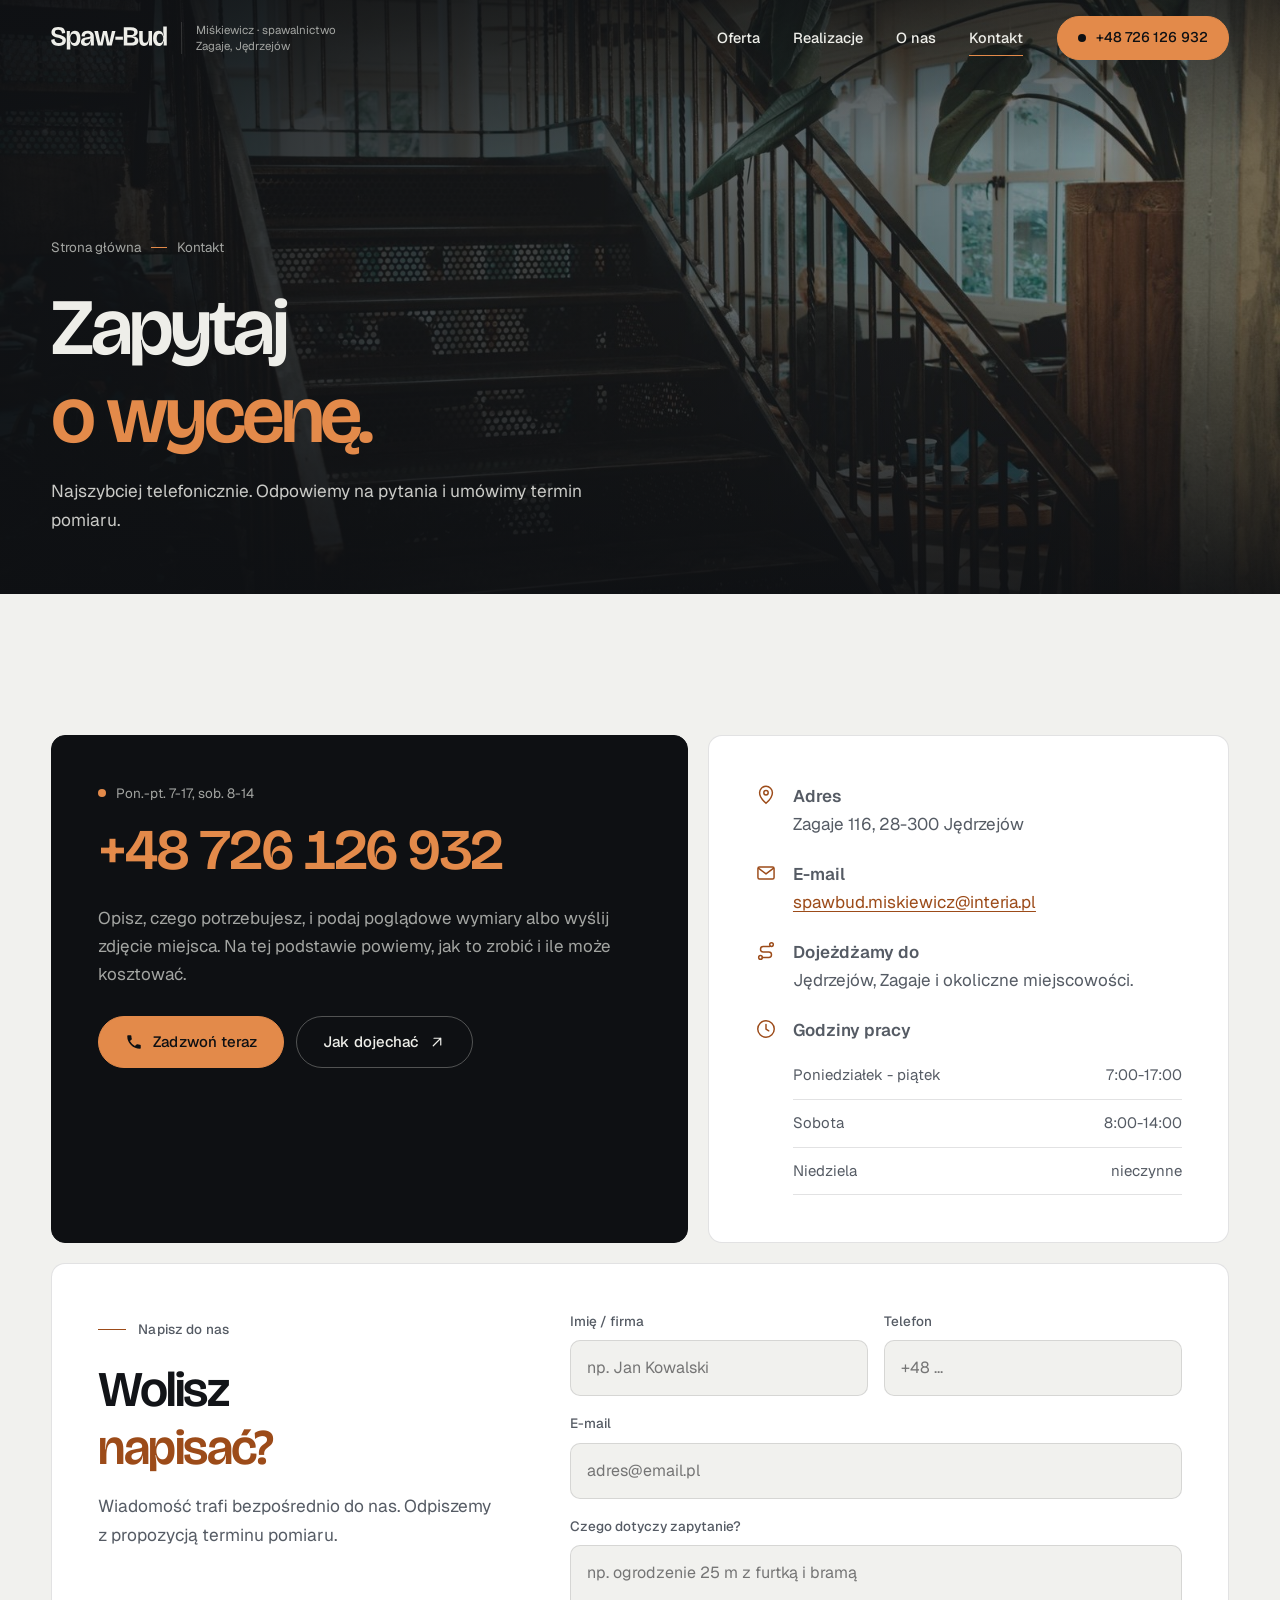
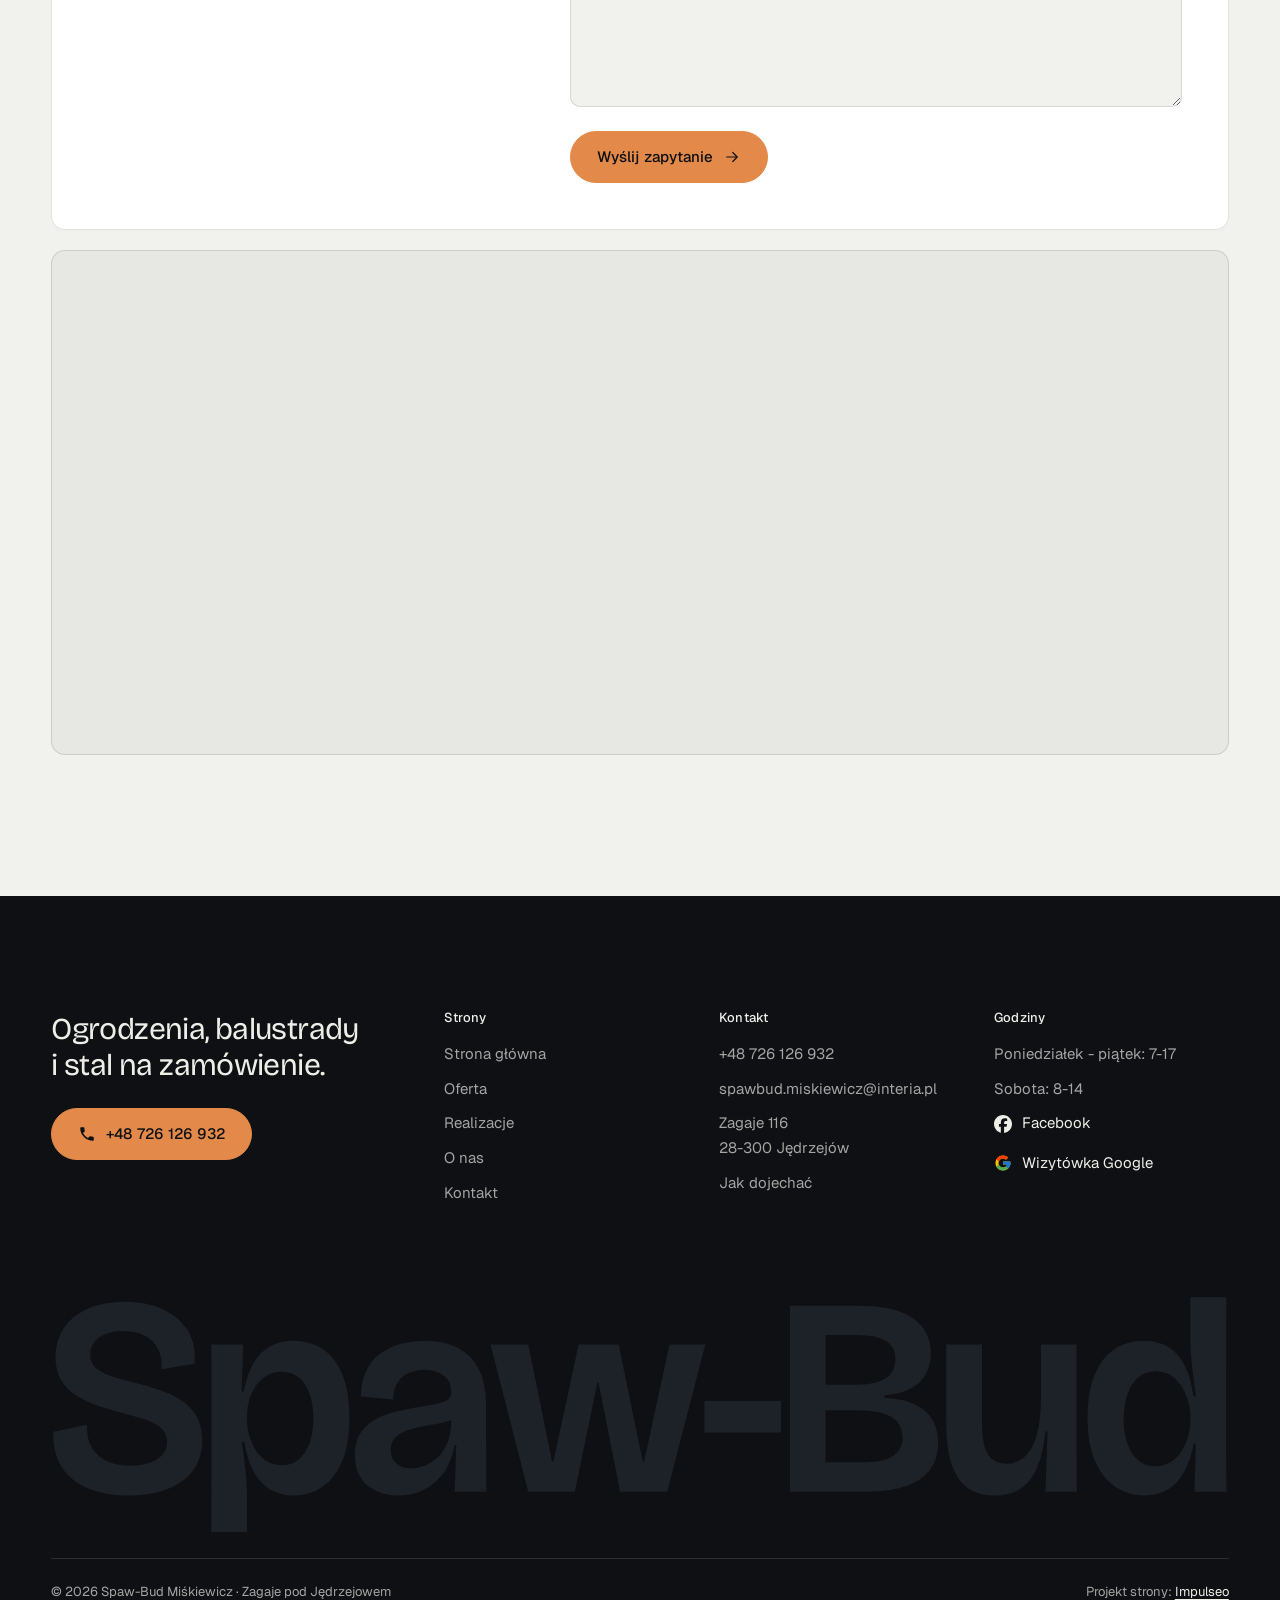
<file: kontakt.html>
<!DOCTYPE html>
<html lang="pl">
<head>
<meta charset="UTF-8">
<meta name="viewport" content="width=device-width, initial-scale=1.0">
<title>Kontakt - Spaw-Bud Miśkiewicz, Zagaje 116, Jędrzejów</title>
<meta name="description" content="Zadzwoń: +48 726 126 932. E-mail: spawbud.miskiewicz@interia.pl. Zagaje 116, 28-300 Jędrzejów. Pon.-pt. 7-17, sob. 8-14.">
<link rel="canonical" href="https://impulseo-pl.github.io/spaw-bud-miskiewicz/kontakt.html">
<meta name="robots" content="noindex, nofollow">
<meta name="theme-color" content="#0E1013">
<meta property="og:type" content="website">
<meta property="og:locale" content="pl_PL">
<meta property="og:site_name" content="Spaw-Bud Miśkiewicz">
<meta property="og:title" content="Kontakt - Spaw-Bud Miśkiewicz, Zagaje 116, Jędrzejów">
<meta property="og:description" content="Zadzwoń: +48 726 126 932. E-mail: spawbud.miskiewicz@interia.pl. Zagaje 116, 28-300 Jędrzejów. Pon.-pt. 7-17, sob. 8-14.">
<meta property="og:url" content="https://impulseo-pl.github.io/spaw-bud-miskiewicz/kontakt.html">
<meta property="og:image" content="https://impulseo-pl.github.io/spaw-bud-miskiewicz/img/og.jpg">
<meta property="og:image:width" content="1200">
<meta property="og:image:height" content="630">
<meta name="twitter:card" content="summary_large_image">
<script>(function(){var d=document.documentElement;d.classList.add('js');try{if(!window.matchMedia('(prefers-reduced-motion: reduce)').matches)d.classList.add('anim');}catch(e){}setTimeout(function(){if(!d.classList.contains('anim-ok'))d.classList.remove('anim');},3500);})();</script>
<link rel="preload" as="image" href="img/ph3.jpg" fetchpriority="high">
<link rel="preconnect" href="https://fonts.googleapis.com">
<link rel="preconnect" href="https://fonts.gstatic.com" crossorigin>
<link href="https://fonts.googleapis.com/css2?family=Bricolage+Grotesque:opsz,wght@12..96,400..700&family=Geist:wght@400..600&display=swap" rel="stylesheet">
<link rel="stylesheet" href="assets/styles.css?v=20261109a">
<script src="assets/lenis.min.js?v=1.1.20" defer></script>
<script src="assets/main.js?v=20261109a" defer></script>
</head>
<body>
<a class="skip" href="#tresc">Przejdź do treści</a>
<header class="site-head">
<div class="head-in">
  <a class="brand" href="index.html" aria-label="Spaw-Bud Miśkiewicz - strona główna">
    <span class="znak"><svg class="wm" viewBox="19 -698 4180 849" role="img" aria-label="Spaw-Bud"><path pathLength="1" style="--i:0" d="M294.66693115234375 13.66668701171875Q229.33331298828125 13.66668701171875 178.4998779296875 -1.500030517578125Q127.66644287109375 -16.666748046875 92.999755859375 -45.66680908203125Q58.33306884765625 -74.6668701171875 41.666412353515625 -116.83355712890625Q24.999755859375 -159.000244140625 27.6663818359375 -212.66680908203125L146.66827392578125 -237.333984375Q145.66845703125 -184.0010986328125 166.16827392578125 -152.33462524414062Q186.6680908203125 -120.66815185546875 222.16775512695312 -106.50152587890625Q257.66741943359375 -92.33489990234375 299.6671142578125 -92.33489990234375Q339.33319091796875 -92.33489990234375 368.6661376953125 -102.50140380859375Q397.99908447265625 -112.66790771484375 414.4989013671875 -131.33425903320312Q430.99871826171875 -150.0006103515625 430.99871826171875 -175.66680908203125Q430.99871826171875 -207.3330078125 409.4989318847656 -225.99948120117188Q387.9991455078125 -244.66595458984375 352.3327331542969 -256.4992370605469Q316.66632080078125 -268.33251953125 274.3331298828125 -278.6658935546875Q231.3331298828125 -289.66595458984375 188.99978637695312 -303.3326721191406Q146.66644287109375 -316.9993896484375 111.83309936523438 -338.1661071777344Q76.999755859375 -359.33282470703125 55.83306884765625 -393.3328857421875Q34.6663818359375 -427.33294677734375 34.6663818359375 -477.99969482421875Q34.6663818359375 -538.333251953125 65.33316040039062 -582.1666564941406Q95.99993896484375 -626.0000610351562 151.50006103515625 -649.8333740234375Q207.00018310546875 -673.6666870117188 280.6668701171875 -673.6666870117188Q355.66705322265625 -673.6666870117188 413.5005798339844 -648.6665954589844Q471.3341064453125 -623.66650390625 502.8341979980469 -574.8330383300781Q534.3342895507812 -525.9995727539062 528.6675415039062 -453.99945068359375L411.33233642578125 -434.33251953125Q413.66558837890625 -467.33233642578125 404.9990234375 -492.4988708496094Q396.33245849609375 -517.6654052734375 378.49932861328125 -534.9986572265625Q360.66619873046875 -552.3319091796875 334.66644287109375 -561.3318786621094Q308.66668701171875 -570.3318481445312 275.6668701171875 -570.3318481445312Q238.33392333984375 -570.3318481445312 212.1676025390625 -559.6653442382812Q186.00128173828125 -548.9988403320312 172.00149536132812 -530.1658020019531Q158.001708984375 -511.332763671875 158.001708984375 -486.33319091796875Q158.001708984375 -456.66705322265625 178.16812133789062 -438.8339538574219Q198.33453369140625 -421.0008544921875 233.16757202148438 -409.834228515625Q268.0006103515625 -398.6676025390625 311.00048828125 -388.00091552734375Q354.33380126953125 -377.0008544921875 397.16717529296875 -363.3341369628906Q440.00054931640625 -349.66741943359375 476.1672668457031 -327.50067138671875Q512.333984375 -305.33392333984375 534.0007019042969 -270.00048828125Q555.6674194335938 -234.66705322265625 555.6674194335938 -180.6668701171875Q555.6674194335938 -117.3333740234375 522.833984375 -74.0Q490.00054931640625 -30.6666259765625 431.3337707519531 -8.499969482421875Q372.6669921875 13.66668701171875 294.66693115234375 13.66668701171875Z"/><path pathLength="1" style="--i:1" d="M587.6663818359375 143.66693115234375 588.3330078125 -313.66827392578125 587.6663818359375 -522.0003662109375H701.3347778320312L695.66845703125 -355.667236328125H703.0017700195312Q715.001708984375 -418.6669921875 739.0015869140625 -458.50030517578125Q763.00146484375 -498.3336181640625 798.3347473144531 -517.1669921875Q833.6680297851562 -536.0003662109375 880.0015258789062 -536.0003662109375Q940.0016479492188 -536.0003662109375 984.6682434082031 -505.6669616699219Q1029.3348388671875 -475.33355712890625 1053.834716796875 -414.83349609375Q1078.3345947265625 -354.33343505859375 1078.3345947265625 -263.33349609375Q1078.3345947265625 -169.0 1052.5012817382812 -107.49996948242188Q1026.66796875 -45.99993896484375 982.3346557617188 -16.1666259765625Q938.0013427734375 13.66668701171875 881.6680297851562 13.66668701171875Q833.0015869140625 13.66668701171875 796.6683654785156 -7.99981689453125Q760.3351440429688 -29.66632080078125 737.3351745605469 -72.33279418945312Q714.335205078125 -114.999267578125 705.6685180664062 -176.9991455078125L696.0018920898438 -176.66583251953125Q701.6685180664062 -139.9996337890625 705.8351745605469 -105.99978637695312Q710.0018310546875 -71.99993896484375 712.3351745605469 -41.666595458984375Q714.6685180664062 -11.333251953125 714.6685180664062 16.0001220703125V143.66693115234375ZM838.0003051757812 -93.33489990234375Q874.3333740234375 -93.33489990234375 899.3330993652344 -114.66815185546875Q924.3328247070312 -136.00140380859375 937.1659545898438 -173.66775512695312Q949.9990844726562 -211.3341064453125 949.9990844726562 -259.66668701171875Q949.9990844726562 -307.99951171875 937.3325500488281 -345.3325500488281Q924.666015625 -382.66558837890625 899.8329467773438 -404.16546630859375Q874.9998779296875 -425.66534423828125 838.3336181640625 -425.66534423828125Q809.6675415039062 -425.66534423828125 786.8345031738281 -413.16558837890625Q764.00146484375 -400.66583251953125 748.0015869140625 -378.832763671875Q732.001708984375 -356.99969482421875 723.3350524902344 -328.3331298828125Q714.6683959960938 -299.66656494140625 714.6683959960938 -266.666259765625V-258.33306884765625Q714.6683959960938 -233.9993896484375 720.0017700195312 -210.33282470703125Q725.3351440429688 -186.666259765625 735.3351440429688 -165.49990844726562Q745.3351440429688 -144.33355712890625 760.3350219726562 -128.0006103515625Q775.3348999023438 -111.66766357421875 794.8345642089844 -102.50128173828125Q814.334228515625 -93.33489990234375 838.0003051757812 -93.33489990234375Z"/><path pathLength="1" style="--i:2" d="M1251.9999389648438 13.66668701171875Q1211.6666259765625 13.66668701171875 1176.4999084472656 -0.6666259765625Q1141.3331909179688 -14.99993896484375 1119.4997863769531 -46.333282470703125Q1097.6663818359375 -77.6666259765625 1097.6663818359375 -129.00006103515625Q1097.6663818359375 -176.00018310546875 1115.6664428710938 -205.66690063476562Q1133.66650390625 -235.3336181640625 1164.8332214355469 -253.66696166992188Q1195.9999389648438 -272.00030517578125 1234.6665649414062 -281.8336181640625Q1273.3331909179688 -291.66693115234375 1313.9996337890625 -298.66693115234375Q1368.3328247070312 -308.3336181640625 1394.9994506835938 -314.1669616699219Q1421.6660766601562 -320.00030517578125 1430.6661071777344 -328.5002746582031Q1439.6661376953125 -337.000244140625 1439.6661376953125 -352.33349609375Q1439.6661376953125 -391.3328857421875 1412.6664733886719 -411.99920654296875Q1385.6668090820312 -432.66552734375 1344.0005493164062 -432.66552734375Q1318.3341064453125 -432.66552734375 1293.0009765625 -422.99896240234375Q1267.6678466796875 -413.3323974609375 1250.8346862792969 -390.3325500488281Q1234.0015258789062 -367.33270263671875 1233.0016479492188 -326.99951171875L1118.66650390625 -337.99945068359375Q1119.6663208007812 -395.3331298828125 1140.1663513183594 -433.6666564941406Q1160.6663818359375 -472.00018310546875 1194.3332214355469 -494.3335876464844Q1228.0000610351562 -516.6669921875 1267.8336181640625 -526.3336791992188Q1307.6671752929688 -536.0003662109375 1347.3340454101562 -536.0003662109375Q1416.3346557617188 -536.0003662109375 1464.5014953613281 -510.16680908203125Q1512.6683349609375 -484.333251953125 1538.0016174316406 -433.9996032714844Q1563.3348999023438 -383.66595458984375 1563.3348999023438 -309.33233642578125V-213.33245849609375Q1563.668212890625 -177.999267578125 1563.8348693847656 -142.16607666015625Q1564.0015258789062 -106.3328857421875 1564.1681823730469 -70.83303833007812Q1564.3348388671875 -35.33319091796875 1564.3348388671875 0.0H1451.66650390625Q1453.3330688476562 -40.6663818359375 1454.6663208007812 -80.83285522460938Q1455.9995727539062 -120.99932861328125 1457.3328247070312 -165.33245849609375H1450.3328857421875Q1444.6663208007812 -115.66607666015625 1418.3330383300781 -74.99960327148438Q1391.999755859375 -34.3331298828125 1349.6664733886719 -10.333221435546875Q1307.3331909179688 13.66668701171875 1251.9999389648438 13.66668701171875ZM1298.001220703125 -83.00128173828125Q1322.0007934570312 -83.00128173828125 1346.6671447753906 -92.66775512695312Q1371.33349609375 -102.334228515625 1392.1666259765625 -122.33392333984375Q1412.999755859375 -142.3336181640625 1425.9996337890625 -173.33334350585938Q1438.99951171875 -204.33306884765625 1439.6661376953125 -246.3328857421875L1439.9994506835938 -269.666259765625L1466.6661376953125 -275.332763671875Q1456.9995727539062 -260.99951171875 1435.3330993652344 -252.83285522460938Q1413.6666259765625 -244.66619873046875 1386.1669006347656 -239.99954223632812Q1358.6671752929688 -235.3328857421875 1330.6674499511719 -230.33291625976562Q1302.667724609375 -225.33294677734375 1278.66796875 -216.1663818359375Q1254.668212890625 -206.99981689453125 1239.8350219726562 -191.16668701171875Q1225.0018310546875 -175.33355712890625 1225.0018310546875 -147.667236328125Q1225.0018310546875 -117.33416748046875 1245.0017395019531 -100.167724609375Q1265.0016479492188 -83.00128173828125 1298.001220703125 -83.00128173828125Z"/><path pathLength="1" style="--i:3" d="M1712.9993286132812 0.0 1578.9998779296875 -522.0003662109375H1713.3355102539062L1797.3341064453125 -108.001708984375H1802.6674194335938L1891.6661376953125 -522.0003662109375H2034.001708984375L2119.3338623046875 -108.001708984375H2124.3338623046875L2214.3323974609375 -522.0003662109375H2341.6677856445312L2206.335205078125 0.0H2038.9992065429688L1962.667236328125 -386.33148193359375H1958.3338623046875L1878.6686401367188 0.0Z"/><path pathLength="1" style="--i:4" d="M2337.9999389648438 -209.99908447265625V-322.00091552734375H2610.3339233398438V-209.99908447265625Z"/><path pathLength="1" style="--i:5" d="M2641.9996337890625 0.0V-660.0H2891.0006713867188Q2952.0006713867188 -660.0 2998.500732421875 -648.8333435058594Q3045.0007934570312 -637.6666870117188 3077.0008850097656 -616.1666870117188Q3109.0009765625 -594.6666870117188 3125.5010375976562 -563.3333129882812Q3142.0010986328125 -531.9999389648438 3142.0010986328125 -490.66650390625Q3142.0010986328125 -451.999755859375 3125.667755126953 -419.4997863769531Q3109.3344116210938 -386.99981689453125 3073.0010681152344 -366.6665344238281Q3036.667724609375 -346.333251953125 2977.3344116210938 -341.66656494140625V-332.9998779296875Q3075.6679077148438 -327.333251953125 3121.8345336914062 -286.1665344238281Q3168.0011596679688 -244.99981689453125 3168.0011596679688 -173.6666259765625Q3168.0011596679688 -116.333251953125 3139.3344116210938 -77.99993896484375Q3110.6676635742188 -39.6666259765625 3055.1675415039062 -19.83331298828125Q2999.6674194335938 0.0 2916.6672973632812 0.0ZM2768.66845703125 -104.33489990234375H2912.00048828125Q2975.6663818359375 -104.33489990234375 3008.6660766601562 -126.5013427734375Q3041.665771484375 -148.66778564453125 3041.665771484375 -192.00054931640625Q3041.665771484375 -241.33319091796875 3002.3329162597656 -265.16619873046875Q2963.0000610351562 -288.99920654296875 2884.3343505859375 -288.99920654296875H2768.66845703125ZM2768.66845703125 -379.333740234375H2882.33349609375Q2948.9995727539062 -379.333740234375 2982.666015625 -402.1668395996094Q3016.3324584960938 -424.99993896484375 3016.3324584960938 -469.6661376953125Q3016.3324584960938 -513.6655883789062 2983.499481201172 -534.9986877441406Q2950.66650390625 -556.331787109375 2883.333984375 -556.331787109375H2768.66845703125Z"/><path pathLength="1" style="--i:6" d="M3368.6661987304688 13.66668701171875Q3279.9996948242188 13.66668701171875 3238.333038330078 -49.3331298828125Q3196.6663818359375 -112.33294677734375 3196.6663818359375 -243.66583251953125V-522.0003662109375H3323.6685180664062V-244.99920654296875Q3323.6685180664062 -166.00048828125 3344.334930419922 -132.50112915039062Q3365.0013427734375 -99.00177001953125 3409.0005493164062 -99.00177001953125Q3437.6668090820312 -99.00177001953125 3460.4998779296875 -113.00161743164062Q3483.3329467773438 -127.00146484375 3499.6661376953125 -155.66781616210938Q3515.9993286132812 -184.33416748046875 3524.499267578125 -229.16702270507812Q3532.9992065429688 -273.9998779296875 3532.9992065429688 -336.6658935546875V-522.0003662109375H3659.6680297851562V-250.99920654296875L3660.3346557617188 0.0H3548.9996948242188L3556.3325805664062 -213.3328857421875H3548.6659545898438Q3540.9993896484375 -133.99969482421875 3519.1661071777344 -83.99978637695312Q3497.3328247070312 -33.9998779296875 3460.1661682128906 -10.166595458984375Q3422.99951171875 13.66668701171875 3368.6661987304688 13.66668701171875Z"/><path pathLength="1" style="--i:7" d="M3900.9995727539062 13.66668701171875Q3844.99951171875 13.66668701171875 3798.999542236328 -16.00006103515625Q3752.9995727539062 -45.66680908203125 3725.666290283203 -107.33355712890625Q3698.3330078125 -169.00030517578125 3698.3330078125 -264.6669921875Q3698.3330078125 -354.66705322265625 3723.166290283203 -415.0003967285156Q3747.9995727539062 -475.333740234375 3792.8328552246094 -505.66705322265625Q3837.6661376953125 -536.0003662109375 3896.6661376953125 -536.0003662109375Q3945.999267578125 -536.0003662109375 3982.4992065429688 -514.8338317871094Q4018.9991455078125 -493.66729736328125 4041.9991455078125 -450.00079345703125Q4064.9991455078125 -406.33428955078125 4073.9991455078125 -339.00103759765625H4083.3324584960938Q4077.6658325195312 -379.66729736328125 4072.9991455078125 -414.8338317871094Q4068.3324584960938 -450.0003662109375 4065.9991149902344 -480.66705322265625Q4063.665771484375 -511.333740234375 4063.665771484375 -537.6671142578125V-690.0006103515625H4191.001220703125L4190.001281738281 -206.6654052734375L4191.334533691406 0.0H4077.99951171875L4082.9992065429688 -169.666259765625H4075.3325805664062Q4063.3326416015625 -108.3331298828125 4039.9993591308594 -67.4998779296875Q4016.6660766601562 -26.6666259765625 3982.1661376953125 -6.499969482421875Q3947.6661987304688 13.66668701171875 3900.9995727539062 13.66668701171875ZM3939.3340454101562 -90.3348388671875Q3968.666748046875 -90.3348388671875 3991.8330993652344 -104.1678466796875Q4014.9994506835938 -118.0008544921875 4030.8326721191406 -141.83383178710938Q4046.6658935546875 -165.66680908203125 4055.1658935546875 -195.16665649414062Q4063.6658935546875 -224.66650390625 4063.6658935546875 -255.6668701171875V-263.00018310546875Q4063.6658935546875 -286.33392333984375 4058.33251953125 -310.0005798339844Q4052.9991455078125 -333.667236328125 4042.832489013672 -354.6669616699219Q4032.6658325195312 -375.66668701171875 4017.8326110839844 -392.16632080078125Q4002.9993896484375 -408.66595458984375 3983.4996948242188 -418.1656799316406Q3964.0 -427.6654052734375 3940.3339233398438 -427.6654052734375Q3904.6675415039062 -427.6654052734375 3879.0011596679688 -405.66546630859375Q3853.3347778320312 -383.66552734375 3840.0016479492188 -345.3324890136719Q3826.6685180664062 -306.99945068359375 3826.6685180664062 -257.33343505859375Q3826.6685180664062 -209.333984375 3839.8350524902344 -171.33428955078125Q3853.0015869140625 -133.3345947265625 3878.167999267578 -111.834716796875Q3903.3344116210938 -90.3348388671875 3939.3340454101562 -90.3348388671875Z"/></svg></span>
    <span class="brand-sub">Miśkiewicz · spawalnictwo<br>Zagaje, Jędrzejów</span>
  </a>
  <nav class="nav-links" aria-label="Menu główne">
    <a class="nl" href="oferta.html">Oferta</a><a class="nl" href="realizacje.html">Realizacje</a><a class="nl" href="o-nas.html">O&nbsp;nas</a><a class="nl" href="kontakt.html" aria-current="page">Kontakt</a>
    <a class="btn btn-copper nav-cta" href="tel:+48726126932"><span class="live" aria-hidden="true"></span>+48 726 126 932</a>
  </nav>
  <button class="burger" type="button" aria-label="Otwórz menu" aria-expanded="false" aria-controls="mnav"><span></span><span></span></button>
</div>
</header>

<div class="mnav" id="mnav">
  <div class="mnav-in">
    <a class="ml" href="index.html">Strona główna</a><a class="ml" href="oferta.html">Oferta</a><a class="ml" href="realizacje.html">Realizacje</a><a class="ml" href="o-nas.html">O&nbsp;nas</a><a class="ml" href="kontakt.html" aria-current="page">Kontakt</a>
    <div class="mnav-foot">
      <span>Pon.-pt. 7-17, sob. 8-14</span>
      <a class="btn btn-copper" href="tel:+48726126932"><svg class="ico" width="16" height="16" viewBox="0 0 24 24" fill="none" aria-hidden="true"><path d="M6.6 10.8a15.5 15.5 0 0 0 6.6 6.6l2.2-2.2a1 1 0 0 1 1-.24 11.4 11.4 0 0 0 3.6.58 1 1 0 0 1 1 1V20a1 1 0 0 1-1 1A17 17 0 0 1 3 4a1 1 0 0 1 1-1h3.5a1 1 0 0 1 1 1c0 1.25.2 2.46.58 3.6a1 1 0 0 1-.25 1l-2.23 2.2Z" fill="currentColor"/></svg>+48 726 126 932</a>
    </div>
  </div>
</div>
<main id="tresc">

<section class="pagehead">
  <div class="pagehead-media"><img src="img/ph3.jpg" alt="Stalowe schody z balustradą we wnętrzu" width="1600" height="1066" decoding="async" fetchpriority="high"></div>
  <div class="ph-in">
    <p class="crumb up" style="--d:0"><a href="index.html">Strona główna</a><span class="sl" aria-hidden="true"></span>Kontakt</p>
    <h1><span class="ln"><span class="ln-i" style="--k:0">Zapytaj</span></span><span class="ln"><span class="ln-i" style="--k:1"><em>o&nbsp;wycenę.</em></span></span></h1>
    <p class="ph-lead up" style="--d:300">Najszybciej telefonicznie. Odpowiemy na pytania i&nbsp;umówimy termin pomiaru.</p>
  </div>
</section>

<section class="sec">
  <div class="wrap">
    <div class="k-grid">
      <div class="k-card dark rv">
        <span class="lbl"><span class="live" aria-hidden="true"></span>Pon.-pt. 7-17, sob. 8-14</span>
        <a class="k-phone" href="tel:+48726126932">+48 726 126 932</a>
        <p>Opisz, czego potrzebujesz, i&nbsp;podaj poglądowe wymiary albo wyślij zdjęcie miejsca. Na tej podstawie powiemy, jak to zrobić i&nbsp;ile może kosztować.</p>
        <div class="cta-row" style="margin-top:28px">
          <a class="btn btn-copper" href="tel:+48726126932"><svg class="ico" width="16" height="16" viewBox="0 0 24 24" fill="none" aria-hidden="true"><path d="M6.6 10.8a15.5 15.5 0 0 0 6.6 6.6l2.2-2.2a1 1 0 0 1 1-.24 11.4 11.4 0 0 0 3.6.58 1 1 0 0 1 1 1V20a1 1 0 0 1-1 1A17 17 0 0 1 3 4a1 1 0 0 1 1-1h3.5a1 1 0 0 1 1 1c0 1.25.2 2.46.58 3.6a1 1 0 0 1-.25 1l-2.23 2.2Z" fill="currentColor"/></svg>Zadzwoń teraz</a>
          <a class="btn btn-ghost" href="https://www.google.com/maps?cid=7656851274233127819" target="_blank" rel="noopener">Jak dojechać<svg class="ico" width="18" height="18" viewBox="0 0 24 24" fill="none" stroke="currentColor" stroke-width="1.6" stroke-linecap="round" stroke-linejoin="round" aria-hidden="true"><path d="M7 17 17 7M8 7h9v9"/></svg></a>
        </div>
      </div>
      <div class="k-card rv" style="--d:120">
        <ul class="k-list">
          <li><svg width="22" height="22" viewBox="0 0 24 24" fill="none" stroke="currentColor" stroke-width="1.6" aria-hidden="true"><path d="M12 21s7-6.1 7-11.5A7 7 0 0 0 5 9.5C5 14.9 12 21 12 21Z"/><circle cx="12" cy="9.5" r="2.4"/></svg><span><b>Adres</b>Zagaje 116, 28-300 Jędrzejów</span></li>
          <li><svg width="22" height="22" viewBox="0 0 24 24" fill="none" stroke="currentColor" stroke-width="1.6" stroke-linecap="round" stroke-linejoin="round" aria-hidden="true"><rect x="3.2" y="5.5" width="17.6" height="13" rx="1.6"/><path d="M4 7l8 6 8-6"/></svg><span><b>E-mail</b><a class="u" href="mailto:spawbud.miskiewicz@interia.pl">spawbud.miskiewicz@interia.pl</a></span></li>
          <li><svg width="22" height="22" viewBox="0 0 24 24" fill="none" stroke="currentColor" stroke-width="1.6" stroke-linecap="round" stroke-linejoin="round" aria-hidden="true"><circle cx="6" cy="19" r="2"/><circle cx="18" cy="5" r="2"/><path d="M8 19h7a3 3 0 0 0 0-6H9a3 3 0 0 1 0-6h7"/></svg><span><b>Dojeżdżamy do</b>Jędrzejów, Zagaje i&nbsp;okoliczne miejscowości.</span></li>
          <li><svg width="22" height="22" viewBox="0 0 24 24" fill="none" stroke="currentColor" stroke-width="1.6" stroke-linecap="round" aria-hidden="true"><circle cx="12" cy="12" r="9"/><path d="M12 7v5l3 2"/></svg><span><b>Godziny pracy</b>
            <ul class="hours"><li><span>Poniedziałek - piątek</span><span>7:00-17:00</span></li><li><span>Sobota</span><span>8:00-14:00</span></li><li><span>Niedziela</span><span>nieczynne</span></li></ul></span></li>
        </ul>
      </div>
    </div>
    <div class="k-card k-form rv">
      <div class="k-form-head">
        <p class="eyebrow">Napisz do nas</p>
        <h2 class="h2"><span class="ln"><span class="ln-i" style="--k:0">Wolisz</span></span><span class="ln"><span class="ln-i" style="--k:1"><em>napisać?</em></span></span></h2>
        <p class="lead">Wiadomość trafi bezpośrednio do nas. Odpiszemy z&nbsp;propozycją terminu pomiaru.</p>
      </div>
      <form class="form" action="https://formsubmit.co/spawbud.miskiewicz@interia.pl" method="POST">
        <input type="hidden" name="_subject" value="Zapytanie ze strony Spaw-Bud Miśkiewicz">
        <input type="hidden" name="_captcha" value="false">
        <input type="hidden" name="_template" value="table">
        <div class="fld"><label for="name">Imię / firma</label><input id="name" name="name" type="text" placeholder="np. Jan Kowalski" required></div>
        <div class="fld"><label for="phone">Telefon</label><input id="phone" name="phone" type="tel" placeholder="+48 ..."></div>
        <div class="fld fld-w"><label for="email">E-mail</label><input id="email" name="email" type="email" placeholder="adres@email.pl" required></div>
        <div class="fld fld-w"><label for="msg">Czego dotyczy zapytanie?</label><textarea id="msg" name="message" rows="5" placeholder="np. ogrodzenie 25 m z furtką i bramą" required></textarea></div>
        <div class="fld-w"><button type="submit" class="btn btn-copper">Wyślij zapytanie<svg class="ico arr" width="18" height="18" viewBox="0 0 24 24" fill="none" stroke="currentColor" stroke-width="1.6" stroke-linecap="round" stroke-linejoin="round" aria-hidden="true"><path d="M5 12h14M13 6l6 6-6 6"/></svg></button></div>
      </form>
    </div>
    <div class="map map-lg rv">
      <iframe title="Mapa dojazdu - Spaw-Bud Miśkiewicz, Zagaje 116" src="https://maps.google.com/maps?q=50.5555734,20.3426902&z=13&output=embed" loading="lazy" referrerpolicy="no-referrer-when-downgrade"></iframe>
    </div>
  </div>
</section>
</main>
<footer class="site-foot">
  <div class="wrap">
    <div class="foot-top">
      <div>
        <p class="foot-claim">Ogrodzenia, balustrady i&nbsp;stal na zamówienie.</p>
        <a class="btn btn-copper" href="tel:+48726126932"><svg class="ico" width="16" height="16" viewBox="0 0 24 24" fill="none" aria-hidden="true"><path d="M6.6 10.8a15.5 15.5 0 0 0 6.6 6.6l2.2-2.2a1 1 0 0 1 1-.24 11.4 11.4 0 0 0 3.6.58 1 1 0 0 1 1 1V20a1 1 0 0 1-1 1A17 17 0 0 1 3 4a1 1 0 0 1 1-1h3.5a1 1 0 0 1 1 1c0 1.25.2 2.46.58 3.6a1 1 0 0 1-.25 1l-2.23 2.2Z" fill="currentColor"/></svg>+48 726 126 932</a>
      </div>
      <div>
        <h4>Strony</h4>
        <ul><li><a href="index.html">Strona główna</a></li><li><a href="oferta.html">Oferta</a></li><li><a href="realizacje.html">Realizacje</a></li><li><a href="o-nas.html">O&nbsp;nas</a></li><li><a href="kontakt.html">Kontakt</a></li></ul>
      </div>
      <div>
        <h4>Kontakt</h4>
        <ul>
          <li><a href="tel:+48726126932">+48 726 126 932</a></li>
          <li><a href="mailto:spawbud.miskiewicz@interia.pl">spawbud.miskiewicz@interia.pl</a></li>
          <li>Zagaje 116<br>28-300 Jędrzejów</li>
          <li><a href="https://www.google.com/maps?cid=7656851274233127819" target="_blank" rel="noopener">Jak dojechać</a></li>
        </ul>
      </div>
      <div>
        <h4>Godziny</h4>
        <ul>
          <li>Poniedziałek - piątek: 7-17</li>
          <li>Sobota: 8-14</li>
          <li><a class="soc" href="https://www.facebook.com/p/Spaw-Bud-Mi%C5%9Bkiewicz-100045496760131/" target="_blank" rel="noopener" aria-label="Facebook - Spaw-Bud Miśkiewicz"><svg viewBox="0 0 24 24" aria-hidden="true" focusable="false"><path d="M9.101 23.691v-7.98H6.627v-3.667h2.474v-1.58c0-4.085 1.848-5.978 5.858-5.978.401 0 .955.042 1.468.103a8.68 8.68 0 0 1 1.141.195v3.325a8.623 8.623 0 0 0-.653-.036 26.805 26.805 0 0 0-.733-.009c-.707 0-1.259.096-1.675.309a1.686 1.686 0 0 0-.679.622c-.258.42-.374.995-.374 1.752v1.297h3.919l-.386 2.103-.287 1.564h-3.246v8.245C19.396 23.238 24 18.179 24 12.044c0-6.627-5.373-12-12-12s-12 5.373-12 12c0 5.628 3.874 10.35 9.101 11.647Z" fill="currentColor"/></svg>Facebook</a></li>
          <li><a class="soc" href="https://www.google.com/maps?cid=7656851274233127819" target="_blank" rel="noopener" aria-label="Wizytówka Spaw-Bud Miśkiewicz w Google"><svg class="g-logo" viewBox="0 0 48 48" aria-hidden="true"><path fill="#FFC107" d="M43.6 20.5H42V20H24v8h11.3C33.7 32.7 29.2 36 24 36c-6.6 0-12-5.4-12-12s5.4-12 12-12c3.1 0 5.8 1.2 7.9 3.1l5.7-5.7C34 6.1 29.3 4 24 4 12.9 4 4 12.9 4 24s8.9 20 20 20 20-8.9 20-20c0-1.3-.1-2.4-.4-3.5z"/><path fill="#FF3D00" d="m6.3 14.7 6.6 4.8C14.7 15.1 19 12 24 12c3.1 0 5.8 1.2 7.9 3.1l5.7-5.7C34 6.1 29.3 4 24 4 16.3 4 9.7 8.3 6.3 14.7z"/><path fill="#4CAF50" d="M24 44c5.2 0 9.9-2 13.4-5.2l-6.2-5.2A11.9 11.9 0 0 1 24 36c-5.2 0-9.6-3.3-11.3-7.9l-6.5 5C9.5 39.6 16.2 44 24 44z"/><path fill="#1976D2" d="M43.6 20.5H42V20H24v8h11.3a12 12 0 0 1-4.1 5.6l6.2 5.2C37 39.2 44 34 44 24c0-1.3-.1-2.4-.4-3.5z"/></svg>Wizytówka Google</a></li>
        </ul>
      </div>
    </div>
    <div class="foot-mark" aria-hidden="true"><svg class="wm-foot" viewBox="19 -698 4180 849" aria-hidden="true" focusable="false"><path d="M294.66693115234375 13.66668701171875Q229.33331298828125 13.66668701171875 178.4998779296875 -1.500030517578125Q127.66644287109375 -16.666748046875 92.999755859375 -45.66680908203125Q58.33306884765625 -74.6668701171875 41.666412353515625 -116.83355712890625Q24.999755859375 -159.000244140625 27.6663818359375 -212.66680908203125L146.66827392578125 -237.333984375Q145.66845703125 -184.0010986328125 166.16827392578125 -152.33462524414062Q186.6680908203125 -120.66815185546875 222.16775512695312 -106.50152587890625Q257.66741943359375 -92.33489990234375 299.6671142578125 -92.33489990234375Q339.33319091796875 -92.33489990234375 368.6661376953125 -102.50140380859375Q397.99908447265625 -112.66790771484375 414.4989013671875 -131.33425903320312Q430.99871826171875 -150.0006103515625 430.99871826171875 -175.66680908203125Q430.99871826171875 -207.3330078125 409.4989318847656 -225.99948120117188Q387.9991455078125 -244.66595458984375 352.3327331542969 -256.4992370605469Q316.66632080078125 -268.33251953125 274.3331298828125 -278.6658935546875Q231.3331298828125 -289.66595458984375 188.99978637695312 -303.3326721191406Q146.66644287109375 -316.9993896484375 111.83309936523438 -338.1661071777344Q76.999755859375 -359.33282470703125 55.83306884765625 -393.3328857421875Q34.6663818359375 -427.33294677734375 34.6663818359375 -477.99969482421875Q34.6663818359375 -538.333251953125 65.33316040039062 -582.1666564941406Q95.99993896484375 -626.0000610351562 151.50006103515625 -649.8333740234375Q207.00018310546875 -673.6666870117188 280.6668701171875 -673.6666870117188Q355.66705322265625 -673.6666870117188 413.5005798339844 -648.6665954589844Q471.3341064453125 -623.66650390625 502.8341979980469 -574.8330383300781Q534.3342895507812 -525.9995727539062 528.6675415039062 -453.99945068359375L411.33233642578125 -434.33251953125Q413.66558837890625 -467.33233642578125 404.9990234375 -492.4988708496094Q396.33245849609375 -517.6654052734375 378.49932861328125 -534.9986572265625Q360.66619873046875 -552.3319091796875 334.66644287109375 -561.3318786621094Q308.66668701171875 -570.3318481445312 275.6668701171875 -570.3318481445312Q238.33392333984375 -570.3318481445312 212.1676025390625 -559.6653442382812Q186.00128173828125 -548.9988403320312 172.00149536132812 -530.1658020019531Q158.001708984375 -511.332763671875 158.001708984375 -486.33319091796875Q158.001708984375 -456.66705322265625 178.16812133789062 -438.8339538574219Q198.33453369140625 -421.0008544921875 233.16757202148438 -409.834228515625Q268.0006103515625 -398.6676025390625 311.00048828125 -388.00091552734375Q354.33380126953125 -377.0008544921875 397.16717529296875 -363.3341369628906Q440.00054931640625 -349.66741943359375 476.1672668457031 -327.50067138671875Q512.333984375 -305.33392333984375 534.0007019042969 -270.00048828125Q555.6674194335938 -234.66705322265625 555.6674194335938 -180.6668701171875Q555.6674194335938 -117.3333740234375 522.833984375 -74.0Q490.00054931640625 -30.6666259765625 431.3337707519531 -8.499969482421875Q372.6669921875 13.66668701171875 294.66693115234375 13.66668701171875Z"/><path d="M587.6663818359375 143.66693115234375 588.3330078125 -313.66827392578125 587.6663818359375 -522.0003662109375H701.3347778320312L695.66845703125 -355.667236328125H703.0017700195312Q715.001708984375 -418.6669921875 739.0015869140625 -458.50030517578125Q763.00146484375 -498.3336181640625 798.3347473144531 -517.1669921875Q833.6680297851562 -536.0003662109375 880.0015258789062 -536.0003662109375Q940.0016479492188 -536.0003662109375 984.6682434082031 -505.6669616699219Q1029.3348388671875 -475.33355712890625 1053.834716796875 -414.83349609375Q1078.3345947265625 -354.33343505859375 1078.3345947265625 -263.33349609375Q1078.3345947265625 -169.0 1052.5012817382812 -107.49996948242188Q1026.66796875 -45.99993896484375 982.3346557617188 -16.1666259765625Q938.0013427734375 13.66668701171875 881.6680297851562 13.66668701171875Q833.0015869140625 13.66668701171875 796.6683654785156 -7.99981689453125Q760.3351440429688 -29.66632080078125 737.3351745605469 -72.33279418945312Q714.335205078125 -114.999267578125 705.6685180664062 -176.9991455078125L696.0018920898438 -176.66583251953125Q701.6685180664062 -139.9996337890625 705.8351745605469 -105.99978637695312Q710.0018310546875 -71.99993896484375 712.3351745605469 -41.666595458984375Q714.6685180664062 -11.333251953125 714.6685180664062 16.0001220703125V143.66693115234375ZM838.0003051757812 -93.33489990234375Q874.3333740234375 -93.33489990234375 899.3330993652344 -114.66815185546875Q924.3328247070312 -136.00140380859375 937.1659545898438 -173.66775512695312Q949.9990844726562 -211.3341064453125 949.9990844726562 -259.66668701171875Q949.9990844726562 -307.99951171875 937.3325500488281 -345.3325500488281Q924.666015625 -382.66558837890625 899.8329467773438 -404.16546630859375Q874.9998779296875 -425.66534423828125 838.3336181640625 -425.66534423828125Q809.6675415039062 -425.66534423828125 786.8345031738281 -413.16558837890625Q764.00146484375 -400.66583251953125 748.0015869140625 -378.832763671875Q732.001708984375 -356.99969482421875 723.3350524902344 -328.3331298828125Q714.6683959960938 -299.66656494140625 714.6683959960938 -266.666259765625V-258.33306884765625Q714.6683959960938 -233.9993896484375 720.0017700195312 -210.33282470703125Q725.3351440429688 -186.666259765625 735.3351440429688 -165.49990844726562Q745.3351440429688 -144.33355712890625 760.3350219726562 -128.0006103515625Q775.3348999023438 -111.66766357421875 794.8345642089844 -102.50128173828125Q814.334228515625 -93.33489990234375 838.0003051757812 -93.33489990234375Z"/><path d="M1251.9999389648438 13.66668701171875Q1211.6666259765625 13.66668701171875 1176.4999084472656 -0.6666259765625Q1141.3331909179688 -14.99993896484375 1119.4997863769531 -46.333282470703125Q1097.6663818359375 -77.6666259765625 1097.6663818359375 -129.00006103515625Q1097.6663818359375 -176.00018310546875 1115.6664428710938 -205.66690063476562Q1133.66650390625 -235.3336181640625 1164.8332214355469 -253.66696166992188Q1195.9999389648438 -272.00030517578125 1234.6665649414062 -281.8336181640625Q1273.3331909179688 -291.66693115234375 1313.9996337890625 -298.66693115234375Q1368.3328247070312 -308.3336181640625 1394.9994506835938 -314.1669616699219Q1421.6660766601562 -320.00030517578125 1430.6661071777344 -328.5002746582031Q1439.6661376953125 -337.000244140625 1439.6661376953125 -352.33349609375Q1439.6661376953125 -391.3328857421875 1412.6664733886719 -411.99920654296875Q1385.6668090820312 -432.66552734375 1344.0005493164062 -432.66552734375Q1318.3341064453125 -432.66552734375 1293.0009765625 -422.99896240234375Q1267.6678466796875 -413.3323974609375 1250.8346862792969 -390.3325500488281Q1234.0015258789062 -367.33270263671875 1233.0016479492188 -326.99951171875L1118.66650390625 -337.99945068359375Q1119.6663208007812 -395.3331298828125 1140.1663513183594 -433.6666564941406Q1160.6663818359375 -472.00018310546875 1194.3332214355469 -494.3335876464844Q1228.0000610351562 -516.6669921875 1267.8336181640625 -526.3336791992188Q1307.6671752929688 -536.0003662109375 1347.3340454101562 -536.0003662109375Q1416.3346557617188 -536.0003662109375 1464.5014953613281 -510.16680908203125Q1512.6683349609375 -484.333251953125 1538.0016174316406 -433.9996032714844Q1563.3348999023438 -383.66595458984375 1563.3348999023438 -309.33233642578125V-213.33245849609375Q1563.668212890625 -177.999267578125 1563.8348693847656 -142.16607666015625Q1564.0015258789062 -106.3328857421875 1564.1681823730469 -70.83303833007812Q1564.3348388671875 -35.33319091796875 1564.3348388671875 0.0H1451.66650390625Q1453.3330688476562 -40.6663818359375 1454.6663208007812 -80.83285522460938Q1455.9995727539062 -120.99932861328125 1457.3328247070312 -165.33245849609375H1450.3328857421875Q1444.6663208007812 -115.66607666015625 1418.3330383300781 -74.99960327148438Q1391.999755859375 -34.3331298828125 1349.6664733886719 -10.333221435546875Q1307.3331909179688 13.66668701171875 1251.9999389648438 13.66668701171875ZM1298.001220703125 -83.00128173828125Q1322.0007934570312 -83.00128173828125 1346.6671447753906 -92.66775512695312Q1371.33349609375 -102.334228515625 1392.1666259765625 -122.33392333984375Q1412.999755859375 -142.3336181640625 1425.9996337890625 -173.33334350585938Q1438.99951171875 -204.33306884765625 1439.6661376953125 -246.3328857421875L1439.9994506835938 -269.666259765625L1466.6661376953125 -275.332763671875Q1456.9995727539062 -260.99951171875 1435.3330993652344 -252.83285522460938Q1413.6666259765625 -244.66619873046875 1386.1669006347656 -239.99954223632812Q1358.6671752929688 -235.3328857421875 1330.6674499511719 -230.33291625976562Q1302.667724609375 -225.33294677734375 1278.66796875 -216.1663818359375Q1254.668212890625 -206.99981689453125 1239.8350219726562 -191.16668701171875Q1225.0018310546875 -175.33355712890625 1225.0018310546875 -147.667236328125Q1225.0018310546875 -117.33416748046875 1245.0017395019531 -100.167724609375Q1265.0016479492188 -83.00128173828125 1298.001220703125 -83.00128173828125Z"/><path d="M1712.9993286132812 0.0 1578.9998779296875 -522.0003662109375H1713.3355102539062L1797.3341064453125 -108.001708984375H1802.6674194335938L1891.6661376953125 -522.0003662109375H2034.001708984375L2119.3338623046875 -108.001708984375H2124.3338623046875L2214.3323974609375 -522.0003662109375H2341.6677856445312L2206.335205078125 0.0H2038.9992065429688L1962.667236328125 -386.33148193359375H1958.3338623046875L1878.6686401367188 0.0Z"/><path d="M2337.9999389648438 -209.99908447265625V-322.00091552734375H2610.3339233398438V-209.99908447265625Z"/><path d="M2641.9996337890625 0.0V-660.0H2891.0006713867188Q2952.0006713867188 -660.0 2998.500732421875 -648.8333435058594Q3045.0007934570312 -637.6666870117188 3077.0008850097656 -616.1666870117188Q3109.0009765625 -594.6666870117188 3125.5010375976562 -563.3333129882812Q3142.0010986328125 -531.9999389648438 3142.0010986328125 -490.66650390625Q3142.0010986328125 -451.999755859375 3125.667755126953 -419.4997863769531Q3109.3344116210938 -386.99981689453125 3073.0010681152344 -366.6665344238281Q3036.667724609375 -346.333251953125 2977.3344116210938 -341.66656494140625V-332.9998779296875Q3075.6679077148438 -327.333251953125 3121.8345336914062 -286.1665344238281Q3168.0011596679688 -244.99981689453125 3168.0011596679688 -173.6666259765625Q3168.0011596679688 -116.333251953125 3139.3344116210938 -77.99993896484375Q3110.6676635742188 -39.6666259765625 3055.1675415039062 -19.83331298828125Q2999.6674194335938 0.0 2916.6672973632812 0.0ZM2768.66845703125 -104.33489990234375H2912.00048828125Q2975.6663818359375 -104.33489990234375 3008.6660766601562 -126.5013427734375Q3041.665771484375 -148.66778564453125 3041.665771484375 -192.00054931640625Q3041.665771484375 -241.33319091796875 3002.3329162597656 -265.16619873046875Q2963.0000610351562 -288.99920654296875 2884.3343505859375 -288.99920654296875H2768.66845703125ZM2768.66845703125 -379.333740234375H2882.33349609375Q2948.9995727539062 -379.333740234375 2982.666015625 -402.1668395996094Q3016.3324584960938 -424.99993896484375 3016.3324584960938 -469.6661376953125Q3016.3324584960938 -513.6655883789062 2983.499481201172 -534.9986877441406Q2950.66650390625 -556.331787109375 2883.333984375 -556.331787109375H2768.66845703125Z"/><path d="M3368.6661987304688 13.66668701171875Q3279.9996948242188 13.66668701171875 3238.333038330078 -49.3331298828125Q3196.6663818359375 -112.33294677734375 3196.6663818359375 -243.66583251953125V-522.0003662109375H3323.6685180664062V-244.99920654296875Q3323.6685180664062 -166.00048828125 3344.334930419922 -132.50112915039062Q3365.0013427734375 -99.00177001953125 3409.0005493164062 -99.00177001953125Q3437.6668090820312 -99.00177001953125 3460.4998779296875 -113.00161743164062Q3483.3329467773438 -127.00146484375 3499.6661376953125 -155.66781616210938Q3515.9993286132812 -184.33416748046875 3524.499267578125 -229.16702270507812Q3532.9992065429688 -273.9998779296875 3532.9992065429688 -336.6658935546875V-522.0003662109375H3659.6680297851562V-250.99920654296875L3660.3346557617188 0.0H3548.9996948242188L3556.3325805664062 -213.3328857421875H3548.6659545898438Q3540.9993896484375 -133.99969482421875 3519.1661071777344 -83.99978637695312Q3497.3328247070312 -33.9998779296875 3460.1661682128906 -10.166595458984375Q3422.99951171875 13.66668701171875 3368.6661987304688 13.66668701171875Z"/><path d="M3900.9995727539062 13.66668701171875Q3844.99951171875 13.66668701171875 3798.999542236328 -16.00006103515625Q3752.9995727539062 -45.66680908203125 3725.666290283203 -107.33355712890625Q3698.3330078125 -169.00030517578125 3698.3330078125 -264.6669921875Q3698.3330078125 -354.66705322265625 3723.166290283203 -415.0003967285156Q3747.9995727539062 -475.333740234375 3792.8328552246094 -505.66705322265625Q3837.6661376953125 -536.0003662109375 3896.6661376953125 -536.0003662109375Q3945.999267578125 -536.0003662109375 3982.4992065429688 -514.8338317871094Q4018.9991455078125 -493.66729736328125 4041.9991455078125 -450.00079345703125Q4064.9991455078125 -406.33428955078125 4073.9991455078125 -339.00103759765625H4083.3324584960938Q4077.6658325195312 -379.66729736328125 4072.9991455078125 -414.8338317871094Q4068.3324584960938 -450.0003662109375 4065.9991149902344 -480.66705322265625Q4063.665771484375 -511.333740234375 4063.665771484375 -537.6671142578125V-690.0006103515625H4191.001220703125L4190.001281738281 -206.6654052734375L4191.334533691406 0.0H4077.99951171875L4082.9992065429688 -169.666259765625H4075.3325805664062Q4063.3326416015625 -108.3331298828125 4039.9993591308594 -67.4998779296875Q4016.6660766601562 -26.6666259765625 3982.1661376953125 -6.499969482421875Q3947.6661987304688 13.66668701171875 3900.9995727539062 13.66668701171875ZM3939.3340454101562 -90.3348388671875Q3968.666748046875 -90.3348388671875 3991.8330993652344 -104.1678466796875Q4014.9994506835938 -118.0008544921875 4030.8326721191406 -141.83383178710938Q4046.6658935546875 -165.66680908203125 4055.1658935546875 -195.16665649414062Q4063.6658935546875 -224.66650390625 4063.6658935546875 -255.6668701171875V-263.00018310546875Q4063.6658935546875 -286.33392333984375 4058.33251953125 -310.0005798339844Q4052.9991455078125 -333.667236328125 4042.832489013672 -354.6669616699219Q4032.6658325195312 -375.66668701171875 4017.8326110839844 -392.16632080078125Q4002.9993896484375 -408.66595458984375 3983.4996948242188 -418.1656799316406Q3964.0 -427.6654052734375 3940.3339233398438 -427.6654052734375Q3904.6675415039062 -427.6654052734375 3879.0011596679688 -405.66546630859375Q3853.3347778320312 -383.66552734375 3840.0016479492188 -345.3324890136719Q3826.6685180664062 -306.99945068359375 3826.6685180664062 -257.33343505859375Q3826.6685180664062 -209.333984375 3839.8350524902344 -171.33428955078125Q3853.0015869140625 -133.3345947265625 3878.167999267578 -111.834716796875Q3903.3344116210938 -90.3348388671875 3939.3340454101562 -90.3348388671875Z"/></svg></div>
    <div class="foot-bottom">
      <span>© 2026 Spaw-Bud Miśkiewicz · Zagaje pod Jędrzejowem</span>
      <span>Projekt strony: <a class="foot-credit" href="https://impulseo.pl" target="_blank" rel="noopener">Impulseo</a></span>
    </div>
  </div>
</footer>
<div class="sticky-call">
  <a class="btn btn-copper" href="tel:+48726126932"><svg class="ico" width="16" height="16" viewBox="0 0 24 24" fill="none" aria-hidden="true"><path d="M6.6 10.8a15.5 15.5 0 0 0 6.6 6.6l2.2-2.2a1 1 0 0 1 1-.24 11.4 11.4 0 0 0 3.6.58 1 1 0 0 1 1 1V20a1 1 0 0 1-1 1A17 17 0 0 1 3 4a1 1 0 0 1 1-1h3.5a1 1 0 0 1 1 1c0 1.25.2 2.46.58 3.6a1 1 0 0 1-.25 1l-2.23 2.2Z" fill="currentColor"/></svg>Zadzwoń</a>
  <a class="btn btn-ghost" href="kontakt.html">Zapytaj o&nbsp;wycenę</a>
</div>
<div class="demo-wazne" data-do="2026-11-15" data-cykl="3" hidden><svg class="dw-ico" width="13" height="13" viewBox="0 0 24 24" fill="none" aria-hidden="true"><circle cx="12" cy="12" r="8.6" stroke="currentColor" stroke-width="1.8"/><path d="M12 7.2V12l3.3 2" stroke="currentColor" stroke-width="1.8" stroke-linecap="round"/></svg><span class="dw-txt"></span></div>
</body>
</html>
</file>
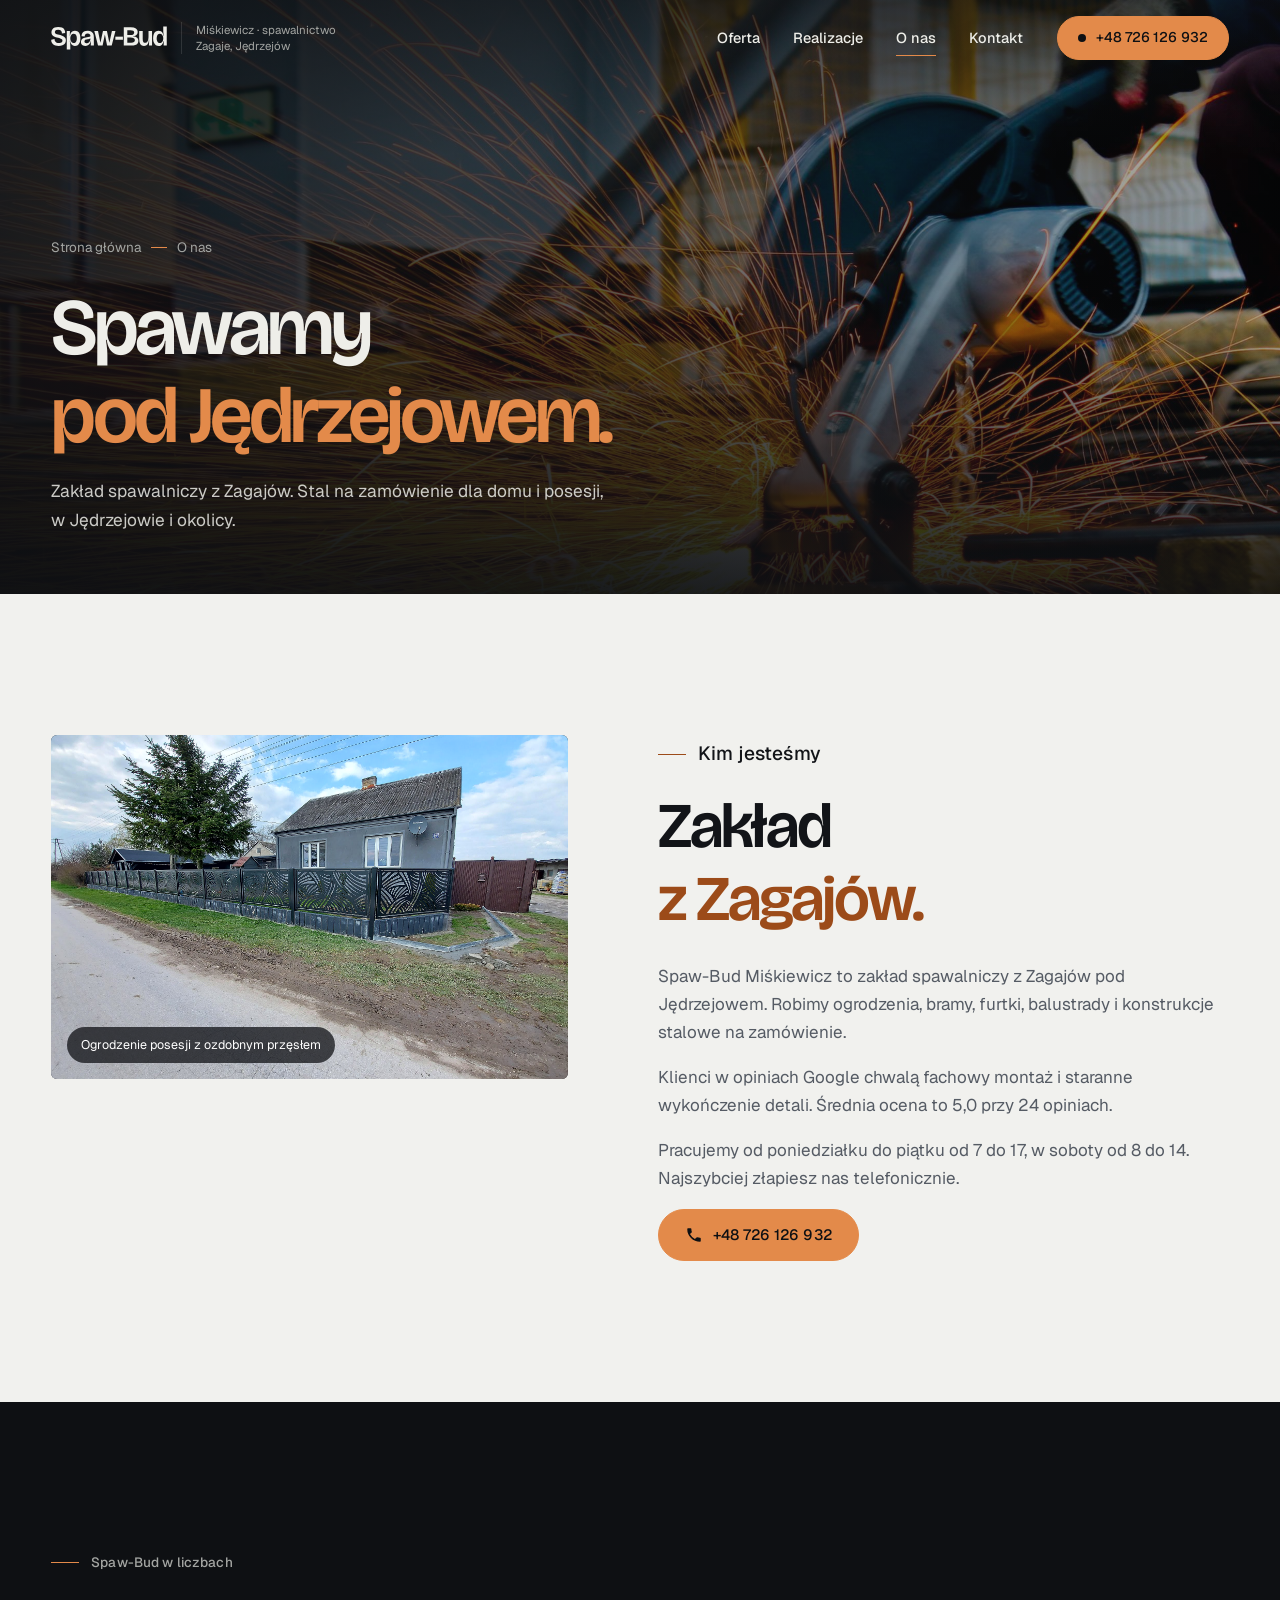
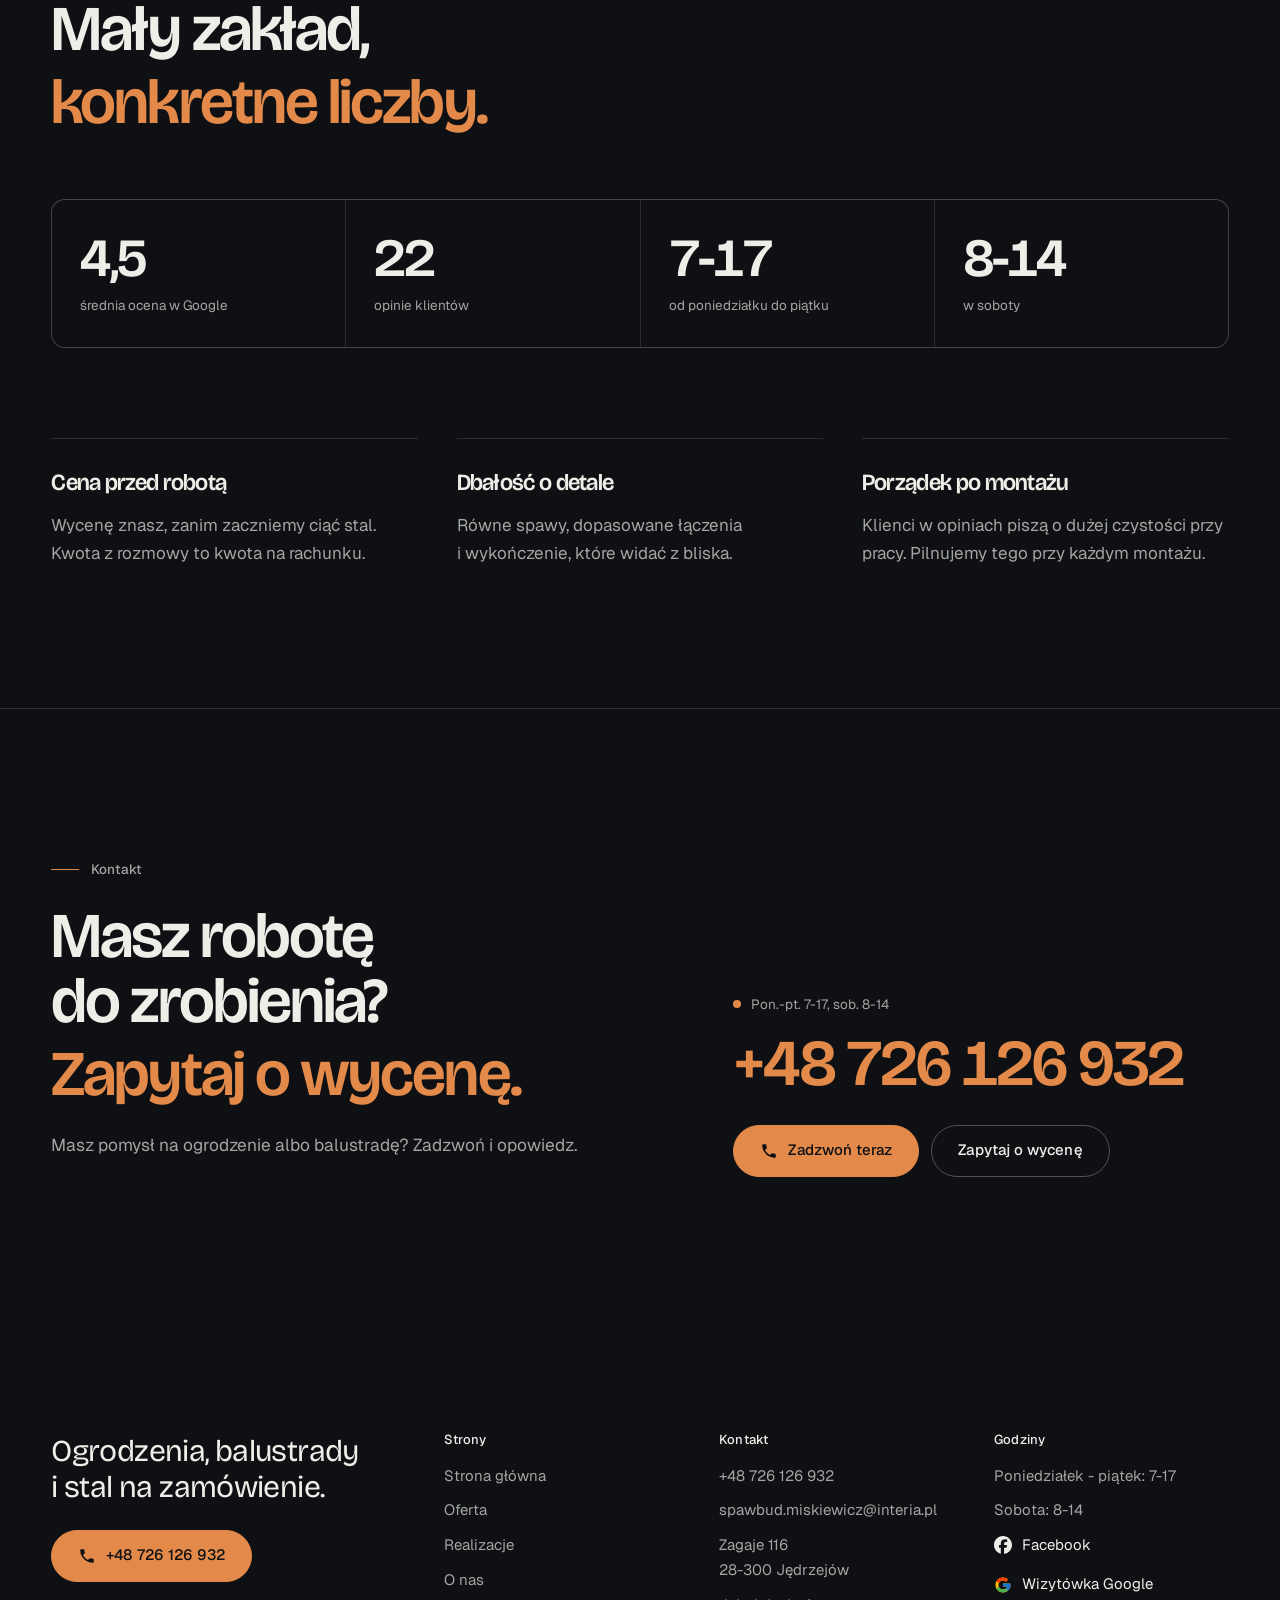
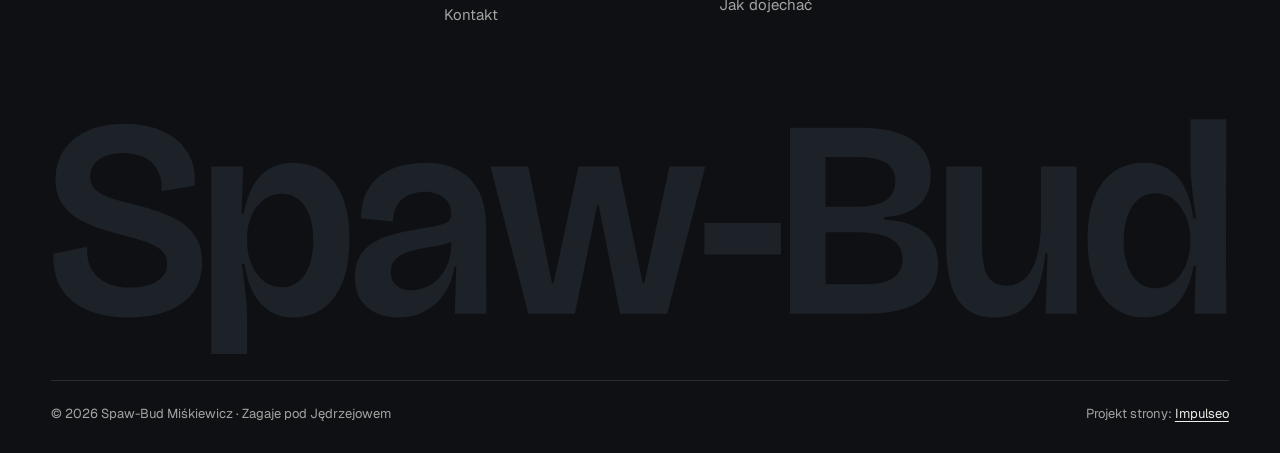
<file: o-nas.html>
<!DOCTYPE html>
<html lang="pl">
<head>
<meta charset="UTF-8">
<meta name="viewport" content="width=device-width, initial-scale=1.0">
<title>O nas - zakład spawalniczy z Zagajów · Spaw-Bud Miśkiewicz</title>
<meta name="description" content="Spaw-Bud Miśkiewicz - zakład spawalniczy z Zagajów pod Jędrzejowem. Ogrodzenia, bramy, balustrady i konstrukcje stalowe na zamówienie.">
<link rel="canonical" href="https://impulseo-pl.github.io/spaw-bud-miskiewicz/o-nas.html">
<meta name="robots" content="noindex, nofollow">
<meta name="theme-color" content="#0E1013">
<meta property="og:type" content="website">
<meta property="og:locale" content="pl_PL">
<meta property="og:site_name" content="Spaw-Bud Miśkiewicz">
<meta property="og:title" content="O nas - zakład spawalniczy z Zagajów · Spaw-Bud Miśkiewicz">
<meta property="og:description" content="Spaw-Bud Miśkiewicz - zakład spawalniczy z Zagajów pod Jędrzejowem. Ogrodzenia, bramy, balustrady i konstrukcje stalowe na zamówienie.">
<meta property="og:url" content="https://impulseo-pl.github.io/spaw-bud-miskiewicz/o-nas.html">
<meta property="og:image" content="https://impulseo-pl.github.io/spaw-bud-miskiewicz/img/og.jpg">
<meta property="og:image:width" content="1200">
<meta property="og:image:height" content="630">
<meta name="twitter:card" content="summary_large_image">
<script>(function(){var d=document.documentElement;d.classList.add('js');try{if(!window.matchMedia('(prefers-reduced-motion: reduce)').matches)d.classList.add('anim');}catch(e){}setTimeout(function(){if(!d.classList.contains('anim-ok'))d.classList.remove('anim');},3500);})();</script>
<link rel="preload" as="image" href="img/ph2.jpg" fetchpriority="high">
<link rel="preconnect" href="https://fonts.googleapis.com">
<link rel="preconnect" href="https://fonts.gstatic.com" crossorigin>
<link href="https://fonts.googleapis.com/css2?family=Bricolage+Grotesque:opsz,wght@12..96,400..700&family=Geist:wght@400..600&display=swap" rel="stylesheet">
<link rel="stylesheet" href="assets/styles.css?v=20261109a">
<script src="assets/lenis.min.js?v=1.1.20" defer></script>
<script src="assets/main.js?v=20261109a" defer></script>
</head>
<body>
<a class="skip" href="#tresc">Przejdź do treści</a>
<header class="site-head">
<div class="head-in">
  <a class="brand" href="index.html" aria-label="Spaw-Bud Miśkiewicz - strona główna">
    <span class="znak"><svg class="wm" viewBox="19 -698 4180 849" role="img" aria-label="Spaw-Bud"><path pathLength="1" style="--i:0" d="M294.66693115234375 13.66668701171875Q229.33331298828125 13.66668701171875 178.4998779296875 -1.500030517578125Q127.66644287109375 -16.666748046875 92.999755859375 -45.66680908203125Q58.33306884765625 -74.6668701171875 41.666412353515625 -116.83355712890625Q24.999755859375 -159.000244140625 27.6663818359375 -212.66680908203125L146.66827392578125 -237.333984375Q145.66845703125 -184.0010986328125 166.16827392578125 -152.33462524414062Q186.6680908203125 -120.66815185546875 222.16775512695312 -106.50152587890625Q257.66741943359375 -92.33489990234375 299.6671142578125 -92.33489990234375Q339.33319091796875 -92.33489990234375 368.6661376953125 -102.50140380859375Q397.99908447265625 -112.66790771484375 414.4989013671875 -131.33425903320312Q430.99871826171875 -150.0006103515625 430.99871826171875 -175.66680908203125Q430.99871826171875 -207.3330078125 409.4989318847656 -225.99948120117188Q387.9991455078125 -244.66595458984375 352.3327331542969 -256.4992370605469Q316.66632080078125 -268.33251953125 274.3331298828125 -278.6658935546875Q231.3331298828125 -289.66595458984375 188.99978637695312 -303.3326721191406Q146.66644287109375 -316.9993896484375 111.83309936523438 -338.1661071777344Q76.999755859375 -359.33282470703125 55.83306884765625 -393.3328857421875Q34.6663818359375 -427.33294677734375 34.6663818359375 -477.99969482421875Q34.6663818359375 -538.333251953125 65.33316040039062 -582.1666564941406Q95.99993896484375 -626.0000610351562 151.50006103515625 -649.8333740234375Q207.00018310546875 -673.6666870117188 280.6668701171875 -673.6666870117188Q355.66705322265625 -673.6666870117188 413.5005798339844 -648.6665954589844Q471.3341064453125 -623.66650390625 502.8341979980469 -574.8330383300781Q534.3342895507812 -525.9995727539062 528.6675415039062 -453.99945068359375L411.33233642578125 -434.33251953125Q413.66558837890625 -467.33233642578125 404.9990234375 -492.4988708496094Q396.33245849609375 -517.6654052734375 378.49932861328125 -534.9986572265625Q360.66619873046875 -552.3319091796875 334.66644287109375 -561.3318786621094Q308.66668701171875 -570.3318481445312 275.6668701171875 -570.3318481445312Q238.33392333984375 -570.3318481445312 212.1676025390625 -559.6653442382812Q186.00128173828125 -548.9988403320312 172.00149536132812 -530.1658020019531Q158.001708984375 -511.332763671875 158.001708984375 -486.33319091796875Q158.001708984375 -456.66705322265625 178.16812133789062 -438.8339538574219Q198.33453369140625 -421.0008544921875 233.16757202148438 -409.834228515625Q268.0006103515625 -398.6676025390625 311.00048828125 -388.00091552734375Q354.33380126953125 -377.0008544921875 397.16717529296875 -363.3341369628906Q440.00054931640625 -349.66741943359375 476.1672668457031 -327.50067138671875Q512.333984375 -305.33392333984375 534.0007019042969 -270.00048828125Q555.6674194335938 -234.66705322265625 555.6674194335938 -180.6668701171875Q555.6674194335938 -117.3333740234375 522.833984375 -74.0Q490.00054931640625 -30.6666259765625 431.3337707519531 -8.499969482421875Q372.6669921875 13.66668701171875 294.66693115234375 13.66668701171875Z"/><path pathLength="1" style="--i:1" d="M587.6663818359375 143.66693115234375 588.3330078125 -313.66827392578125 587.6663818359375 -522.0003662109375H701.3347778320312L695.66845703125 -355.667236328125H703.0017700195312Q715.001708984375 -418.6669921875 739.0015869140625 -458.50030517578125Q763.00146484375 -498.3336181640625 798.3347473144531 -517.1669921875Q833.6680297851562 -536.0003662109375 880.0015258789062 -536.0003662109375Q940.0016479492188 -536.0003662109375 984.6682434082031 -505.6669616699219Q1029.3348388671875 -475.33355712890625 1053.834716796875 -414.83349609375Q1078.3345947265625 -354.33343505859375 1078.3345947265625 -263.33349609375Q1078.3345947265625 -169.0 1052.5012817382812 -107.49996948242188Q1026.66796875 -45.99993896484375 982.3346557617188 -16.1666259765625Q938.0013427734375 13.66668701171875 881.6680297851562 13.66668701171875Q833.0015869140625 13.66668701171875 796.6683654785156 -7.99981689453125Q760.3351440429688 -29.66632080078125 737.3351745605469 -72.33279418945312Q714.335205078125 -114.999267578125 705.6685180664062 -176.9991455078125L696.0018920898438 -176.66583251953125Q701.6685180664062 -139.9996337890625 705.8351745605469 -105.99978637695312Q710.0018310546875 -71.99993896484375 712.3351745605469 -41.666595458984375Q714.6685180664062 -11.333251953125 714.6685180664062 16.0001220703125V143.66693115234375ZM838.0003051757812 -93.33489990234375Q874.3333740234375 -93.33489990234375 899.3330993652344 -114.66815185546875Q924.3328247070312 -136.00140380859375 937.1659545898438 -173.66775512695312Q949.9990844726562 -211.3341064453125 949.9990844726562 -259.66668701171875Q949.9990844726562 -307.99951171875 937.3325500488281 -345.3325500488281Q924.666015625 -382.66558837890625 899.8329467773438 -404.16546630859375Q874.9998779296875 -425.66534423828125 838.3336181640625 -425.66534423828125Q809.6675415039062 -425.66534423828125 786.8345031738281 -413.16558837890625Q764.00146484375 -400.66583251953125 748.0015869140625 -378.832763671875Q732.001708984375 -356.99969482421875 723.3350524902344 -328.3331298828125Q714.6683959960938 -299.66656494140625 714.6683959960938 -266.666259765625V-258.33306884765625Q714.6683959960938 -233.9993896484375 720.0017700195312 -210.33282470703125Q725.3351440429688 -186.666259765625 735.3351440429688 -165.49990844726562Q745.3351440429688 -144.33355712890625 760.3350219726562 -128.0006103515625Q775.3348999023438 -111.66766357421875 794.8345642089844 -102.50128173828125Q814.334228515625 -93.33489990234375 838.0003051757812 -93.33489990234375Z"/><path pathLength="1" style="--i:2" d="M1251.9999389648438 13.66668701171875Q1211.6666259765625 13.66668701171875 1176.4999084472656 -0.6666259765625Q1141.3331909179688 -14.99993896484375 1119.4997863769531 -46.333282470703125Q1097.6663818359375 -77.6666259765625 1097.6663818359375 -129.00006103515625Q1097.6663818359375 -176.00018310546875 1115.6664428710938 -205.66690063476562Q1133.66650390625 -235.3336181640625 1164.8332214355469 -253.66696166992188Q1195.9999389648438 -272.00030517578125 1234.6665649414062 -281.8336181640625Q1273.3331909179688 -291.66693115234375 1313.9996337890625 -298.66693115234375Q1368.3328247070312 -308.3336181640625 1394.9994506835938 -314.1669616699219Q1421.6660766601562 -320.00030517578125 1430.6661071777344 -328.5002746582031Q1439.6661376953125 -337.000244140625 1439.6661376953125 -352.33349609375Q1439.6661376953125 -391.3328857421875 1412.6664733886719 -411.99920654296875Q1385.6668090820312 -432.66552734375 1344.0005493164062 -432.66552734375Q1318.3341064453125 -432.66552734375 1293.0009765625 -422.99896240234375Q1267.6678466796875 -413.3323974609375 1250.8346862792969 -390.3325500488281Q1234.0015258789062 -367.33270263671875 1233.0016479492188 -326.99951171875L1118.66650390625 -337.99945068359375Q1119.6663208007812 -395.3331298828125 1140.1663513183594 -433.6666564941406Q1160.6663818359375 -472.00018310546875 1194.3332214355469 -494.3335876464844Q1228.0000610351562 -516.6669921875 1267.8336181640625 -526.3336791992188Q1307.6671752929688 -536.0003662109375 1347.3340454101562 -536.0003662109375Q1416.3346557617188 -536.0003662109375 1464.5014953613281 -510.16680908203125Q1512.6683349609375 -484.333251953125 1538.0016174316406 -433.9996032714844Q1563.3348999023438 -383.66595458984375 1563.3348999023438 -309.33233642578125V-213.33245849609375Q1563.668212890625 -177.999267578125 1563.8348693847656 -142.16607666015625Q1564.0015258789062 -106.3328857421875 1564.1681823730469 -70.83303833007812Q1564.3348388671875 -35.33319091796875 1564.3348388671875 0.0H1451.66650390625Q1453.3330688476562 -40.6663818359375 1454.6663208007812 -80.83285522460938Q1455.9995727539062 -120.99932861328125 1457.3328247070312 -165.33245849609375H1450.3328857421875Q1444.6663208007812 -115.66607666015625 1418.3330383300781 -74.99960327148438Q1391.999755859375 -34.3331298828125 1349.6664733886719 -10.333221435546875Q1307.3331909179688 13.66668701171875 1251.9999389648438 13.66668701171875ZM1298.001220703125 -83.00128173828125Q1322.0007934570312 -83.00128173828125 1346.6671447753906 -92.66775512695312Q1371.33349609375 -102.334228515625 1392.1666259765625 -122.33392333984375Q1412.999755859375 -142.3336181640625 1425.9996337890625 -173.33334350585938Q1438.99951171875 -204.33306884765625 1439.6661376953125 -246.3328857421875L1439.9994506835938 -269.666259765625L1466.6661376953125 -275.332763671875Q1456.9995727539062 -260.99951171875 1435.3330993652344 -252.83285522460938Q1413.6666259765625 -244.66619873046875 1386.1669006347656 -239.99954223632812Q1358.6671752929688 -235.3328857421875 1330.6674499511719 -230.33291625976562Q1302.667724609375 -225.33294677734375 1278.66796875 -216.1663818359375Q1254.668212890625 -206.99981689453125 1239.8350219726562 -191.16668701171875Q1225.0018310546875 -175.33355712890625 1225.0018310546875 -147.667236328125Q1225.0018310546875 -117.33416748046875 1245.0017395019531 -100.167724609375Q1265.0016479492188 -83.00128173828125 1298.001220703125 -83.00128173828125Z"/><path pathLength="1" style="--i:3" d="M1712.9993286132812 0.0 1578.9998779296875 -522.0003662109375H1713.3355102539062L1797.3341064453125 -108.001708984375H1802.6674194335938L1891.6661376953125 -522.0003662109375H2034.001708984375L2119.3338623046875 -108.001708984375H2124.3338623046875L2214.3323974609375 -522.0003662109375H2341.6677856445312L2206.335205078125 0.0H2038.9992065429688L1962.667236328125 -386.33148193359375H1958.3338623046875L1878.6686401367188 0.0Z"/><path pathLength="1" style="--i:4" d="M2337.9999389648438 -209.99908447265625V-322.00091552734375H2610.3339233398438V-209.99908447265625Z"/><path pathLength="1" style="--i:5" d="M2641.9996337890625 0.0V-660.0H2891.0006713867188Q2952.0006713867188 -660.0 2998.500732421875 -648.8333435058594Q3045.0007934570312 -637.6666870117188 3077.0008850097656 -616.1666870117188Q3109.0009765625 -594.6666870117188 3125.5010375976562 -563.3333129882812Q3142.0010986328125 -531.9999389648438 3142.0010986328125 -490.66650390625Q3142.0010986328125 -451.999755859375 3125.667755126953 -419.4997863769531Q3109.3344116210938 -386.99981689453125 3073.0010681152344 -366.6665344238281Q3036.667724609375 -346.333251953125 2977.3344116210938 -341.66656494140625V-332.9998779296875Q3075.6679077148438 -327.333251953125 3121.8345336914062 -286.1665344238281Q3168.0011596679688 -244.99981689453125 3168.0011596679688 -173.6666259765625Q3168.0011596679688 -116.333251953125 3139.3344116210938 -77.99993896484375Q3110.6676635742188 -39.6666259765625 3055.1675415039062 -19.83331298828125Q2999.6674194335938 0.0 2916.6672973632812 0.0ZM2768.66845703125 -104.33489990234375H2912.00048828125Q2975.6663818359375 -104.33489990234375 3008.6660766601562 -126.5013427734375Q3041.665771484375 -148.66778564453125 3041.665771484375 -192.00054931640625Q3041.665771484375 -241.33319091796875 3002.3329162597656 -265.16619873046875Q2963.0000610351562 -288.99920654296875 2884.3343505859375 -288.99920654296875H2768.66845703125ZM2768.66845703125 -379.333740234375H2882.33349609375Q2948.9995727539062 -379.333740234375 2982.666015625 -402.1668395996094Q3016.3324584960938 -424.99993896484375 3016.3324584960938 -469.6661376953125Q3016.3324584960938 -513.6655883789062 2983.499481201172 -534.9986877441406Q2950.66650390625 -556.331787109375 2883.333984375 -556.331787109375H2768.66845703125Z"/><path pathLength="1" style="--i:6" d="M3368.6661987304688 13.66668701171875Q3279.9996948242188 13.66668701171875 3238.333038330078 -49.3331298828125Q3196.6663818359375 -112.33294677734375 3196.6663818359375 -243.66583251953125V-522.0003662109375H3323.6685180664062V-244.99920654296875Q3323.6685180664062 -166.00048828125 3344.334930419922 -132.50112915039062Q3365.0013427734375 -99.00177001953125 3409.0005493164062 -99.00177001953125Q3437.6668090820312 -99.00177001953125 3460.4998779296875 -113.00161743164062Q3483.3329467773438 -127.00146484375 3499.6661376953125 -155.66781616210938Q3515.9993286132812 -184.33416748046875 3524.499267578125 -229.16702270507812Q3532.9992065429688 -273.9998779296875 3532.9992065429688 -336.6658935546875V-522.0003662109375H3659.6680297851562V-250.99920654296875L3660.3346557617188 0.0H3548.9996948242188L3556.3325805664062 -213.3328857421875H3548.6659545898438Q3540.9993896484375 -133.99969482421875 3519.1661071777344 -83.99978637695312Q3497.3328247070312 -33.9998779296875 3460.1661682128906 -10.166595458984375Q3422.99951171875 13.66668701171875 3368.6661987304688 13.66668701171875Z"/><path pathLength="1" style="--i:7" d="M3900.9995727539062 13.66668701171875Q3844.99951171875 13.66668701171875 3798.999542236328 -16.00006103515625Q3752.9995727539062 -45.66680908203125 3725.666290283203 -107.33355712890625Q3698.3330078125 -169.00030517578125 3698.3330078125 -264.6669921875Q3698.3330078125 -354.66705322265625 3723.166290283203 -415.0003967285156Q3747.9995727539062 -475.333740234375 3792.8328552246094 -505.66705322265625Q3837.6661376953125 -536.0003662109375 3896.6661376953125 -536.0003662109375Q3945.999267578125 -536.0003662109375 3982.4992065429688 -514.8338317871094Q4018.9991455078125 -493.66729736328125 4041.9991455078125 -450.00079345703125Q4064.9991455078125 -406.33428955078125 4073.9991455078125 -339.00103759765625H4083.3324584960938Q4077.6658325195312 -379.66729736328125 4072.9991455078125 -414.8338317871094Q4068.3324584960938 -450.0003662109375 4065.9991149902344 -480.66705322265625Q4063.665771484375 -511.333740234375 4063.665771484375 -537.6671142578125V-690.0006103515625H4191.001220703125L4190.001281738281 -206.6654052734375L4191.334533691406 0.0H4077.99951171875L4082.9992065429688 -169.666259765625H4075.3325805664062Q4063.3326416015625 -108.3331298828125 4039.9993591308594 -67.4998779296875Q4016.6660766601562 -26.6666259765625 3982.1661376953125 -6.499969482421875Q3947.6661987304688 13.66668701171875 3900.9995727539062 13.66668701171875ZM3939.3340454101562 -90.3348388671875Q3968.666748046875 -90.3348388671875 3991.8330993652344 -104.1678466796875Q4014.9994506835938 -118.0008544921875 4030.8326721191406 -141.83383178710938Q4046.6658935546875 -165.66680908203125 4055.1658935546875 -195.16665649414062Q4063.6658935546875 -224.66650390625 4063.6658935546875 -255.6668701171875V-263.00018310546875Q4063.6658935546875 -286.33392333984375 4058.33251953125 -310.0005798339844Q4052.9991455078125 -333.667236328125 4042.832489013672 -354.6669616699219Q4032.6658325195312 -375.66668701171875 4017.8326110839844 -392.16632080078125Q4002.9993896484375 -408.66595458984375 3983.4996948242188 -418.1656799316406Q3964.0 -427.6654052734375 3940.3339233398438 -427.6654052734375Q3904.6675415039062 -427.6654052734375 3879.0011596679688 -405.66546630859375Q3853.3347778320312 -383.66552734375 3840.0016479492188 -345.3324890136719Q3826.6685180664062 -306.99945068359375 3826.6685180664062 -257.33343505859375Q3826.6685180664062 -209.333984375 3839.8350524902344 -171.33428955078125Q3853.0015869140625 -133.3345947265625 3878.167999267578 -111.834716796875Q3903.3344116210938 -90.3348388671875 3939.3340454101562 -90.3348388671875Z"/></svg></span>
    <span class="brand-sub">Miśkiewicz · spawalnictwo<br>Zagaje, Jędrzejów</span>
  </a>
  <nav class="nav-links" aria-label="Menu główne">
    <a class="nl" href="oferta.html">Oferta</a><a class="nl" href="realizacje.html">Realizacje</a><a class="nl" href="o-nas.html" aria-current="page">O&nbsp;nas</a><a class="nl" href="kontakt.html">Kontakt</a>
    <a class="btn btn-copper nav-cta" href="tel:+48726126932"><span class="live" aria-hidden="true"></span>+48 726 126 932</a>
  </nav>
  <button class="burger" type="button" aria-label="Otwórz menu" aria-expanded="false" aria-controls="mnav"><span></span><span></span></button>
</div>
</header>

<div class="mnav" id="mnav">
  <div class="mnav-in">
    <a class="ml" href="index.html">Strona główna</a><a class="ml" href="oferta.html">Oferta</a><a class="ml" href="realizacje.html">Realizacje</a><a class="ml" href="o-nas.html" aria-current="page">O&nbsp;nas</a><a class="ml" href="kontakt.html">Kontakt</a>
    <div class="mnav-foot">
      <span>Pon.-pt. 7-17, sob. 8-14</span>
      <a class="btn btn-copper" href="tel:+48726126932"><svg class="ico" width="16" height="16" viewBox="0 0 24 24" fill="none" aria-hidden="true"><path d="M6.6 10.8a15.5 15.5 0 0 0 6.6 6.6l2.2-2.2a1 1 0 0 1 1-.24 11.4 11.4 0 0 0 3.6.58 1 1 0 0 1 1 1V20a1 1 0 0 1-1 1A17 17 0 0 1 3 4a1 1 0 0 1 1-1h3.5a1 1 0 0 1 1 1c0 1.25.2 2.46.58 3.6a1 1 0 0 1-.25 1l-2.23 2.2Z" fill="currentColor"/></svg>+48 726 126 932</a>
    </div>
  </div>
</div>
<main id="tresc">

<section class="pagehead">
  <div class="pagehead-media"><img src="img/ph2.jpg" alt="Cięcie stalowego pręta, snop iskier" width="1920" height="1280" decoding="async" fetchpriority="high"></div>
  <div class="ph-in">
    <p class="crumb up" style="--d:0"><a href="index.html">Strona główna</a><span class="sl" aria-hidden="true"></span>O&nbsp;nas</p>
    <h1><span class="ln"><span class="ln-i" style="--k:0">Spawamy</span></span><span class="ln"><span class="ln-i" style="--k:1"><em>pod Jędrzejowem.</em></span></span></h1>
    <p class="ph-lead up" style="--d:300">Zakład spawalniczy z&nbsp;Zagajów. Stal na zamówienie dla domu i&nbsp;posesji, w&nbsp;Jędrzejowie i&nbsp;okolicy.</p>
  </div>
</section>

<section class="sec">
  <div class="wrap story">
    <figure class="fig rv-img rv">
      <img src="img/g2.jpg" alt="Długie ogrodzenie posesji z ozdobnym przęsłem - realizacja Spaw-Bud" width="2000" height="1500" decoding="async">
      <figcaption class="fig-tag">Ogrodzenie posesji z&nbsp;ozdobnym przęsłem</figcaption>
    </figure>
    <div class="story-txt">
      <p class="eyebrow rv">Kim jesteśmy</p>
      <h2 class="h2 rv rv-h"><span class="ln"><span class="ln-i" style="--k:0">Zakład</span></span><span class="ln"><span class="ln-i" style="--k:1"><em>z&nbsp;Zagajów.</em></span></span></h2>
      <p class="rv" style="--d:100;margin-top:30px">Spaw-Bud Miśkiewicz to zakład spawalniczy z&nbsp;Zagajów pod Jędrzejowem. Robimy ogrodzenia, bramy, furtki, balustrady i&nbsp;konstrukcje stalowe na zamówienie.</p>
      <p class="rv" style="--d:140">Klienci w&nbsp;opiniach Google chwalą fachowy montaż i&nbsp;staranne wykończenie detali. Średnia ocena to 5,0 przy 24 opiniach.</p>
      <p class="rv" style="--d:180">Pracujemy od poniedziałku do piątku od 7 do 17, w&nbsp;soboty od 8 do 14. Najszybciej złapiesz nas telefonicznie.</p>
      <a class="btn btn-copper rv" style="--d:220" href="tel:+48726126932"><svg class="ico" width="16" height="16" viewBox="0 0 24 24" fill="none" aria-hidden="true"><path d="M6.6 10.8a15.5 15.5 0 0 0 6.6 6.6l2.2-2.2a1 1 0 0 1 1-.24 11.4 11.4 0 0 0 3.6.58 1 1 0 0 1 1 1V20a1 1 0 0 1-1 1A17 17 0 0 1 3 4a1 1 0 0 1 1-1h3.5a1 1 0 0 1 1 1c0 1.25.2 2.46.58 3.6a1 1 0 0 1-.25 1l-2.23 2.2Z" fill="currentColor"/></svg>+48 726 126 932</a>
    </div>
  </div>
</section>

<section class="sec dark">
  <div class="wrap">
    <div class="sec-head">
      <div>
        <p class="eyebrow rv">Spaw-Bud w&nbsp;liczbach</p>
        <h2 class="h2 rv rv-h"><span class="ln"><span class="ln-i" style="--k:0">Mały zakład,</span></span><span class="ln"><span class="ln-i" style="--k:1"><em>konkretne liczby.</em></span></span></h2>
      </div>
    </div>
    <div class="numbers rv">
      <div class="stat"><b><span class="num" data-to="5,0">5,0</span></b><span>średnia ocena w&nbsp;Google</span></div>
      <div class="stat"><b><span class="num" data-to="24">24</span></b><span>opinie klientów</span></div>
      <div class="stat"><b>7-17</b><span>od poniedziałku do piątku</span></div>
      <div class="stat"><b>8-14</b><span>w&nbsp;soboty</span></div>
    </div>
    <div class="vals">
      <div class="val rv"><h3>Cena przed robotą</h3><p>Wycenę znasz, zanim zaczniemy ciąć stal. Kwota z&nbsp;rozmowy to kwota na rachunku.</p></div>
      <div class="val rv" style="--d:100"><h3>Dbałość o&nbsp;detale</h3><p>Równe spawy, dopasowane łączenia i&nbsp;wykończenie, które widać z&nbsp;bliska.</p></div>
      <div class="val rv" style="--d:200"><h3>Porządek po montażu</h3><p>Klienci w&nbsp;opiniach piszą o&nbsp;dużej czystości przy pracy. Pilnujemy tego przy każdym montażu.</p></div>
    </div>
  </div>
</section>
<section class="cta-band dark">
  <div class="wrap cta-grid">
    <div>
      <p class="eyebrow rv">Kontakt</p>
      <h2 class="h2 rv rv-h"><span class="ln"><span class="ln-i" style="--k:0">Masz robotę do zrobienia?</span></span><span class="ln"><span class="ln-i" style="--k:1"><em>Zapytaj o&nbsp;wycenę.</em></span></span></h2>
      <p class="lead rv" style="--d:120">Masz pomysł na ogrodzenie albo balustradę? Zadzwoń i&nbsp;opowiedz.</p>
    </div>
    <div class="cta-side rv" style="--d:180">
      <span class="lbl"><span class="live" aria-hidden="true"></span>Pon.-pt. 7-17, sob. 8-14</span>
      <a class="cta-phone" href="tel:+48726126932">+48 726 126 932</a>
      <div class="cta-row">
        <a class="btn btn-copper" href="tel:+48726126932"><svg class="ico" width="16" height="16" viewBox="0 0 24 24" fill="none" aria-hidden="true"><path d="M6.6 10.8a15.5 15.5 0 0 0 6.6 6.6l2.2-2.2a1 1 0 0 1 1-.24 11.4 11.4 0 0 0 3.6.58 1 1 0 0 1 1 1V20a1 1 0 0 1-1 1A17 17 0 0 1 3 4a1 1 0 0 1 1-1h3.5a1 1 0 0 1 1 1c0 1.25.2 2.46.58 3.6a1 1 0 0 1-.25 1l-2.23 2.2Z" fill="currentColor"/></svg>Zadzwoń teraz</a>
        <a class="btn btn-ghost" href="kontakt.html">Zapytaj o&nbsp;wycenę</a>
      </div>
    </div>
  </div>
</section>
</main>
<footer class="site-foot">
  <div class="wrap">
    <div class="foot-top">
      <div>
        <p class="foot-claim">Ogrodzenia, balustrady i&nbsp;stal na zamówienie.</p>
        <a class="btn btn-copper" href="tel:+48726126932"><svg class="ico" width="16" height="16" viewBox="0 0 24 24" fill="none" aria-hidden="true"><path d="M6.6 10.8a15.5 15.5 0 0 0 6.6 6.6l2.2-2.2a1 1 0 0 1 1-.24 11.4 11.4 0 0 0 3.6.58 1 1 0 0 1 1 1V20a1 1 0 0 1-1 1A17 17 0 0 1 3 4a1 1 0 0 1 1-1h3.5a1 1 0 0 1 1 1c0 1.25.2 2.46.58 3.6a1 1 0 0 1-.25 1l-2.23 2.2Z" fill="currentColor"/></svg>+48 726 126 932</a>
      </div>
      <div>
        <h4>Strony</h4>
        <ul><li><a href="index.html">Strona główna</a></li><li><a href="oferta.html">Oferta</a></li><li><a href="realizacje.html">Realizacje</a></li><li><a href="o-nas.html">O&nbsp;nas</a></li><li><a href="kontakt.html">Kontakt</a></li></ul>
      </div>
      <div>
        <h4>Kontakt</h4>
        <ul>
          <li><a href="tel:+48726126932">+48 726 126 932</a></li>
          <li><a href="mailto:spawbud.miskiewicz@interia.pl">spawbud.miskiewicz@interia.pl</a></li>
          <li>Zagaje 116<br>28-300 Jędrzejów</li>
          <li><a href="https://www.google.com/maps?cid=7656851274233127819" target="_blank" rel="noopener">Jak dojechać</a></li>
        </ul>
      </div>
      <div>
        <h4>Godziny</h4>
        <ul>
          <li>Poniedziałek - piątek: 7-17</li>
          <li>Sobota: 8-14</li>
          <li><a class="soc" href="https://www.facebook.com/p/Spaw-Bud-Mi%C5%9Bkiewicz-100045496760131/" target="_blank" rel="noopener" aria-label="Facebook - Spaw-Bud Miśkiewicz"><svg viewBox="0 0 24 24" aria-hidden="true" focusable="false"><path d="M9.101 23.691v-7.98H6.627v-3.667h2.474v-1.58c0-4.085 1.848-5.978 5.858-5.978.401 0 .955.042 1.468.103a8.68 8.68 0 0 1 1.141.195v3.325a8.623 8.623 0 0 0-.653-.036 26.805 26.805 0 0 0-.733-.009c-.707 0-1.259.096-1.675.309a1.686 1.686 0 0 0-.679.622c-.258.42-.374.995-.374 1.752v1.297h3.919l-.386 2.103-.287 1.564h-3.246v8.245C19.396 23.238 24 18.179 24 12.044c0-6.627-5.373-12-12-12s-12 5.373-12 12c0 5.628 3.874 10.35 9.101 11.647Z" fill="currentColor"/></svg>Facebook</a></li>
          <li><a class="soc" href="https://www.google.com/maps?cid=7656851274233127819" target="_blank" rel="noopener" aria-label="Wizytówka Spaw-Bud Miśkiewicz w Google"><svg class="g-logo" viewBox="0 0 48 48" aria-hidden="true"><path fill="#FFC107" d="M43.6 20.5H42V20H24v8h11.3C33.7 32.7 29.2 36 24 36c-6.6 0-12-5.4-12-12s5.4-12 12-12c3.1 0 5.8 1.2 7.9 3.1l5.7-5.7C34 6.1 29.3 4 24 4 12.9 4 4 12.9 4 24s8.9 20 20 20 20-8.9 20-20c0-1.3-.1-2.4-.4-3.5z"/><path fill="#FF3D00" d="m6.3 14.7 6.6 4.8C14.7 15.1 19 12 24 12c3.1 0 5.8 1.2 7.9 3.1l5.7-5.7C34 6.1 29.3 4 24 4 16.3 4 9.7 8.3 6.3 14.7z"/><path fill="#4CAF50" d="M24 44c5.2 0 9.9-2 13.4-5.2l-6.2-5.2A11.9 11.9 0 0 1 24 36c-5.2 0-9.6-3.3-11.3-7.9l-6.5 5C9.5 39.6 16.2 44 24 44z"/><path fill="#1976D2" d="M43.6 20.5H42V20H24v8h11.3a12 12 0 0 1-4.1 5.6l6.2 5.2C37 39.2 44 34 44 24c0-1.3-.1-2.4-.4-3.5z"/></svg>Wizytówka Google</a></li>
        </ul>
      </div>
    </div>
    <div class="foot-mark" aria-hidden="true"><svg class="wm-foot" viewBox="19 -698 4180 849" aria-hidden="true" focusable="false"><path d="M294.66693115234375 13.66668701171875Q229.33331298828125 13.66668701171875 178.4998779296875 -1.500030517578125Q127.66644287109375 -16.666748046875 92.999755859375 -45.66680908203125Q58.33306884765625 -74.6668701171875 41.666412353515625 -116.83355712890625Q24.999755859375 -159.000244140625 27.6663818359375 -212.66680908203125L146.66827392578125 -237.333984375Q145.66845703125 -184.0010986328125 166.16827392578125 -152.33462524414062Q186.6680908203125 -120.66815185546875 222.16775512695312 -106.50152587890625Q257.66741943359375 -92.33489990234375 299.6671142578125 -92.33489990234375Q339.33319091796875 -92.33489990234375 368.6661376953125 -102.50140380859375Q397.99908447265625 -112.66790771484375 414.4989013671875 -131.33425903320312Q430.99871826171875 -150.0006103515625 430.99871826171875 -175.66680908203125Q430.99871826171875 -207.3330078125 409.4989318847656 -225.99948120117188Q387.9991455078125 -244.66595458984375 352.3327331542969 -256.4992370605469Q316.66632080078125 -268.33251953125 274.3331298828125 -278.6658935546875Q231.3331298828125 -289.66595458984375 188.99978637695312 -303.3326721191406Q146.66644287109375 -316.9993896484375 111.83309936523438 -338.1661071777344Q76.999755859375 -359.33282470703125 55.83306884765625 -393.3328857421875Q34.6663818359375 -427.33294677734375 34.6663818359375 -477.99969482421875Q34.6663818359375 -538.333251953125 65.33316040039062 -582.1666564941406Q95.99993896484375 -626.0000610351562 151.50006103515625 -649.8333740234375Q207.00018310546875 -673.6666870117188 280.6668701171875 -673.6666870117188Q355.66705322265625 -673.6666870117188 413.5005798339844 -648.6665954589844Q471.3341064453125 -623.66650390625 502.8341979980469 -574.8330383300781Q534.3342895507812 -525.9995727539062 528.6675415039062 -453.99945068359375L411.33233642578125 -434.33251953125Q413.66558837890625 -467.33233642578125 404.9990234375 -492.4988708496094Q396.33245849609375 -517.6654052734375 378.49932861328125 -534.9986572265625Q360.66619873046875 -552.3319091796875 334.66644287109375 -561.3318786621094Q308.66668701171875 -570.3318481445312 275.6668701171875 -570.3318481445312Q238.33392333984375 -570.3318481445312 212.1676025390625 -559.6653442382812Q186.00128173828125 -548.9988403320312 172.00149536132812 -530.1658020019531Q158.001708984375 -511.332763671875 158.001708984375 -486.33319091796875Q158.001708984375 -456.66705322265625 178.16812133789062 -438.8339538574219Q198.33453369140625 -421.0008544921875 233.16757202148438 -409.834228515625Q268.0006103515625 -398.6676025390625 311.00048828125 -388.00091552734375Q354.33380126953125 -377.0008544921875 397.16717529296875 -363.3341369628906Q440.00054931640625 -349.66741943359375 476.1672668457031 -327.50067138671875Q512.333984375 -305.33392333984375 534.0007019042969 -270.00048828125Q555.6674194335938 -234.66705322265625 555.6674194335938 -180.6668701171875Q555.6674194335938 -117.3333740234375 522.833984375 -74.0Q490.00054931640625 -30.6666259765625 431.3337707519531 -8.499969482421875Q372.6669921875 13.66668701171875 294.66693115234375 13.66668701171875Z"/><path d="M587.6663818359375 143.66693115234375 588.3330078125 -313.66827392578125 587.6663818359375 -522.0003662109375H701.3347778320312L695.66845703125 -355.667236328125H703.0017700195312Q715.001708984375 -418.6669921875 739.0015869140625 -458.50030517578125Q763.00146484375 -498.3336181640625 798.3347473144531 -517.1669921875Q833.6680297851562 -536.0003662109375 880.0015258789062 -536.0003662109375Q940.0016479492188 -536.0003662109375 984.6682434082031 -505.6669616699219Q1029.3348388671875 -475.33355712890625 1053.834716796875 -414.83349609375Q1078.3345947265625 -354.33343505859375 1078.3345947265625 -263.33349609375Q1078.3345947265625 -169.0 1052.5012817382812 -107.49996948242188Q1026.66796875 -45.99993896484375 982.3346557617188 -16.1666259765625Q938.0013427734375 13.66668701171875 881.6680297851562 13.66668701171875Q833.0015869140625 13.66668701171875 796.6683654785156 -7.99981689453125Q760.3351440429688 -29.66632080078125 737.3351745605469 -72.33279418945312Q714.335205078125 -114.999267578125 705.6685180664062 -176.9991455078125L696.0018920898438 -176.66583251953125Q701.6685180664062 -139.9996337890625 705.8351745605469 -105.99978637695312Q710.0018310546875 -71.99993896484375 712.3351745605469 -41.666595458984375Q714.6685180664062 -11.333251953125 714.6685180664062 16.0001220703125V143.66693115234375ZM838.0003051757812 -93.33489990234375Q874.3333740234375 -93.33489990234375 899.3330993652344 -114.66815185546875Q924.3328247070312 -136.00140380859375 937.1659545898438 -173.66775512695312Q949.9990844726562 -211.3341064453125 949.9990844726562 -259.66668701171875Q949.9990844726562 -307.99951171875 937.3325500488281 -345.3325500488281Q924.666015625 -382.66558837890625 899.8329467773438 -404.16546630859375Q874.9998779296875 -425.66534423828125 838.3336181640625 -425.66534423828125Q809.6675415039062 -425.66534423828125 786.8345031738281 -413.16558837890625Q764.00146484375 -400.66583251953125 748.0015869140625 -378.832763671875Q732.001708984375 -356.99969482421875 723.3350524902344 -328.3331298828125Q714.6683959960938 -299.66656494140625 714.6683959960938 -266.666259765625V-258.33306884765625Q714.6683959960938 -233.9993896484375 720.0017700195312 -210.33282470703125Q725.3351440429688 -186.666259765625 735.3351440429688 -165.49990844726562Q745.3351440429688 -144.33355712890625 760.3350219726562 -128.0006103515625Q775.3348999023438 -111.66766357421875 794.8345642089844 -102.50128173828125Q814.334228515625 -93.33489990234375 838.0003051757812 -93.33489990234375Z"/><path d="M1251.9999389648438 13.66668701171875Q1211.6666259765625 13.66668701171875 1176.4999084472656 -0.6666259765625Q1141.3331909179688 -14.99993896484375 1119.4997863769531 -46.333282470703125Q1097.6663818359375 -77.6666259765625 1097.6663818359375 -129.00006103515625Q1097.6663818359375 -176.00018310546875 1115.6664428710938 -205.66690063476562Q1133.66650390625 -235.3336181640625 1164.8332214355469 -253.66696166992188Q1195.9999389648438 -272.00030517578125 1234.6665649414062 -281.8336181640625Q1273.3331909179688 -291.66693115234375 1313.9996337890625 -298.66693115234375Q1368.3328247070312 -308.3336181640625 1394.9994506835938 -314.1669616699219Q1421.6660766601562 -320.00030517578125 1430.6661071777344 -328.5002746582031Q1439.6661376953125 -337.000244140625 1439.6661376953125 -352.33349609375Q1439.6661376953125 -391.3328857421875 1412.6664733886719 -411.99920654296875Q1385.6668090820312 -432.66552734375 1344.0005493164062 -432.66552734375Q1318.3341064453125 -432.66552734375 1293.0009765625 -422.99896240234375Q1267.6678466796875 -413.3323974609375 1250.8346862792969 -390.3325500488281Q1234.0015258789062 -367.33270263671875 1233.0016479492188 -326.99951171875L1118.66650390625 -337.99945068359375Q1119.6663208007812 -395.3331298828125 1140.1663513183594 -433.6666564941406Q1160.6663818359375 -472.00018310546875 1194.3332214355469 -494.3335876464844Q1228.0000610351562 -516.6669921875 1267.8336181640625 -526.3336791992188Q1307.6671752929688 -536.0003662109375 1347.3340454101562 -536.0003662109375Q1416.3346557617188 -536.0003662109375 1464.5014953613281 -510.16680908203125Q1512.6683349609375 -484.333251953125 1538.0016174316406 -433.9996032714844Q1563.3348999023438 -383.66595458984375 1563.3348999023438 -309.33233642578125V-213.33245849609375Q1563.668212890625 -177.999267578125 1563.8348693847656 -142.16607666015625Q1564.0015258789062 -106.3328857421875 1564.1681823730469 -70.83303833007812Q1564.3348388671875 -35.33319091796875 1564.3348388671875 0.0H1451.66650390625Q1453.3330688476562 -40.6663818359375 1454.6663208007812 -80.83285522460938Q1455.9995727539062 -120.99932861328125 1457.3328247070312 -165.33245849609375H1450.3328857421875Q1444.6663208007812 -115.66607666015625 1418.3330383300781 -74.99960327148438Q1391.999755859375 -34.3331298828125 1349.6664733886719 -10.333221435546875Q1307.3331909179688 13.66668701171875 1251.9999389648438 13.66668701171875ZM1298.001220703125 -83.00128173828125Q1322.0007934570312 -83.00128173828125 1346.6671447753906 -92.66775512695312Q1371.33349609375 -102.334228515625 1392.1666259765625 -122.33392333984375Q1412.999755859375 -142.3336181640625 1425.9996337890625 -173.33334350585938Q1438.99951171875 -204.33306884765625 1439.6661376953125 -246.3328857421875L1439.9994506835938 -269.666259765625L1466.6661376953125 -275.332763671875Q1456.9995727539062 -260.99951171875 1435.3330993652344 -252.83285522460938Q1413.6666259765625 -244.66619873046875 1386.1669006347656 -239.99954223632812Q1358.6671752929688 -235.3328857421875 1330.6674499511719 -230.33291625976562Q1302.667724609375 -225.33294677734375 1278.66796875 -216.1663818359375Q1254.668212890625 -206.99981689453125 1239.8350219726562 -191.16668701171875Q1225.0018310546875 -175.33355712890625 1225.0018310546875 -147.667236328125Q1225.0018310546875 -117.33416748046875 1245.0017395019531 -100.167724609375Q1265.0016479492188 -83.00128173828125 1298.001220703125 -83.00128173828125Z"/><path d="M1712.9993286132812 0.0 1578.9998779296875 -522.0003662109375H1713.3355102539062L1797.3341064453125 -108.001708984375H1802.6674194335938L1891.6661376953125 -522.0003662109375H2034.001708984375L2119.3338623046875 -108.001708984375H2124.3338623046875L2214.3323974609375 -522.0003662109375H2341.6677856445312L2206.335205078125 0.0H2038.9992065429688L1962.667236328125 -386.33148193359375H1958.3338623046875L1878.6686401367188 0.0Z"/><path d="M2337.9999389648438 -209.99908447265625V-322.00091552734375H2610.3339233398438V-209.99908447265625Z"/><path d="M2641.9996337890625 0.0V-660.0H2891.0006713867188Q2952.0006713867188 -660.0 2998.500732421875 -648.8333435058594Q3045.0007934570312 -637.6666870117188 3077.0008850097656 -616.1666870117188Q3109.0009765625 -594.6666870117188 3125.5010375976562 -563.3333129882812Q3142.0010986328125 -531.9999389648438 3142.0010986328125 -490.66650390625Q3142.0010986328125 -451.999755859375 3125.667755126953 -419.4997863769531Q3109.3344116210938 -386.99981689453125 3073.0010681152344 -366.6665344238281Q3036.667724609375 -346.333251953125 2977.3344116210938 -341.66656494140625V-332.9998779296875Q3075.6679077148438 -327.333251953125 3121.8345336914062 -286.1665344238281Q3168.0011596679688 -244.99981689453125 3168.0011596679688 -173.6666259765625Q3168.0011596679688 -116.333251953125 3139.3344116210938 -77.99993896484375Q3110.6676635742188 -39.6666259765625 3055.1675415039062 -19.83331298828125Q2999.6674194335938 0.0 2916.6672973632812 0.0ZM2768.66845703125 -104.33489990234375H2912.00048828125Q2975.6663818359375 -104.33489990234375 3008.6660766601562 -126.5013427734375Q3041.665771484375 -148.66778564453125 3041.665771484375 -192.00054931640625Q3041.665771484375 -241.33319091796875 3002.3329162597656 -265.16619873046875Q2963.0000610351562 -288.99920654296875 2884.3343505859375 -288.99920654296875H2768.66845703125ZM2768.66845703125 -379.333740234375H2882.33349609375Q2948.9995727539062 -379.333740234375 2982.666015625 -402.1668395996094Q3016.3324584960938 -424.99993896484375 3016.3324584960938 -469.6661376953125Q3016.3324584960938 -513.6655883789062 2983.499481201172 -534.9986877441406Q2950.66650390625 -556.331787109375 2883.333984375 -556.331787109375H2768.66845703125Z"/><path d="M3368.6661987304688 13.66668701171875Q3279.9996948242188 13.66668701171875 3238.333038330078 -49.3331298828125Q3196.6663818359375 -112.33294677734375 3196.6663818359375 -243.66583251953125V-522.0003662109375H3323.6685180664062V-244.99920654296875Q3323.6685180664062 -166.00048828125 3344.334930419922 -132.50112915039062Q3365.0013427734375 -99.00177001953125 3409.0005493164062 -99.00177001953125Q3437.6668090820312 -99.00177001953125 3460.4998779296875 -113.00161743164062Q3483.3329467773438 -127.00146484375 3499.6661376953125 -155.66781616210938Q3515.9993286132812 -184.33416748046875 3524.499267578125 -229.16702270507812Q3532.9992065429688 -273.9998779296875 3532.9992065429688 -336.6658935546875V-522.0003662109375H3659.6680297851562V-250.99920654296875L3660.3346557617188 0.0H3548.9996948242188L3556.3325805664062 -213.3328857421875H3548.6659545898438Q3540.9993896484375 -133.99969482421875 3519.1661071777344 -83.99978637695312Q3497.3328247070312 -33.9998779296875 3460.1661682128906 -10.166595458984375Q3422.99951171875 13.66668701171875 3368.6661987304688 13.66668701171875Z"/><path d="M3900.9995727539062 13.66668701171875Q3844.99951171875 13.66668701171875 3798.999542236328 -16.00006103515625Q3752.9995727539062 -45.66680908203125 3725.666290283203 -107.33355712890625Q3698.3330078125 -169.00030517578125 3698.3330078125 -264.6669921875Q3698.3330078125 -354.66705322265625 3723.166290283203 -415.0003967285156Q3747.9995727539062 -475.333740234375 3792.8328552246094 -505.66705322265625Q3837.6661376953125 -536.0003662109375 3896.6661376953125 -536.0003662109375Q3945.999267578125 -536.0003662109375 3982.4992065429688 -514.8338317871094Q4018.9991455078125 -493.66729736328125 4041.9991455078125 -450.00079345703125Q4064.9991455078125 -406.33428955078125 4073.9991455078125 -339.00103759765625H4083.3324584960938Q4077.6658325195312 -379.66729736328125 4072.9991455078125 -414.8338317871094Q4068.3324584960938 -450.0003662109375 4065.9991149902344 -480.66705322265625Q4063.665771484375 -511.333740234375 4063.665771484375 -537.6671142578125V-690.0006103515625H4191.001220703125L4190.001281738281 -206.6654052734375L4191.334533691406 0.0H4077.99951171875L4082.9992065429688 -169.666259765625H4075.3325805664062Q4063.3326416015625 -108.3331298828125 4039.9993591308594 -67.4998779296875Q4016.6660766601562 -26.6666259765625 3982.1661376953125 -6.499969482421875Q3947.6661987304688 13.66668701171875 3900.9995727539062 13.66668701171875ZM3939.3340454101562 -90.3348388671875Q3968.666748046875 -90.3348388671875 3991.8330993652344 -104.1678466796875Q4014.9994506835938 -118.0008544921875 4030.8326721191406 -141.83383178710938Q4046.6658935546875 -165.66680908203125 4055.1658935546875 -195.16665649414062Q4063.6658935546875 -224.66650390625 4063.6658935546875 -255.6668701171875V-263.00018310546875Q4063.6658935546875 -286.33392333984375 4058.33251953125 -310.0005798339844Q4052.9991455078125 -333.667236328125 4042.832489013672 -354.6669616699219Q4032.6658325195312 -375.66668701171875 4017.8326110839844 -392.16632080078125Q4002.9993896484375 -408.66595458984375 3983.4996948242188 -418.1656799316406Q3964.0 -427.6654052734375 3940.3339233398438 -427.6654052734375Q3904.6675415039062 -427.6654052734375 3879.0011596679688 -405.66546630859375Q3853.3347778320312 -383.66552734375 3840.0016479492188 -345.3324890136719Q3826.6685180664062 -306.99945068359375 3826.6685180664062 -257.33343505859375Q3826.6685180664062 -209.333984375 3839.8350524902344 -171.33428955078125Q3853.0015869140625 -133.3345947265625 3878.167999267578 -111.834716796875Q3903.3344116210938 -90.3348388671875 3939.3340454101562 -90.3348388671875Z"/></svg></div>
    <div class="foot-bottom">
      <span>© 2026 Spaw-Bud Miśkiewicz · Zagaje pod Jędrzejowem</span>
      <span>Projekt strony: <a class="foot-credit" href="https://impulseo.pl" target="_blank" rel="noopener">Impulseo</a></span>
    </div>
  </div>
</footer>
<div class="sticky-call">
  <a class="btn btn-copper" href="tel:+48726126932"><svg class="ico" width="16" height="16" viewBox="0 0 24 24" fill="none" aria-hidden="true"><path d="M6.6 10.8a15.5 15.5 0 0 0 6.6 6.6l2.2-2.2a1 1 0 0 1 1-.24 11.4 11.4 0 0 0 3.6.58 1 1 0 0 1 1 1V20a1 1 0 0 1-1 1A17 17 0 0 1 3 4a1 1 0 0 1 1-1h3.5a1 1 0 0 1 1 1c0 1.25.2 2.46.58 3.6a1 1 0 0 1-.25 1l-2.23 2.2Z" fill="currentColor"/></svg>Zadzwoń</a>
  <a class="btn btn-ghost" href="kontakt.html">Zapytaj o&nbsp;wycenę</a>
</div>
<div class="demo-wazne" data-do="2026-11-15" data-cykl="3" hidden><svg class="dw-ico" width="13" height="13" viewBox="0 0 24 24" fill="none" aria-hidden="true"><circle cx="12" cy="12" r="8.6" stroke="currentColor" stroke-width="1.8"/><path d="M12 7.2V12l3.3 2" stroke="currentColor" stroke-width="1.8" stroke-linecap="round"/></svg><span class="dw-txt"></span></div>
</body>
</html>
</file>
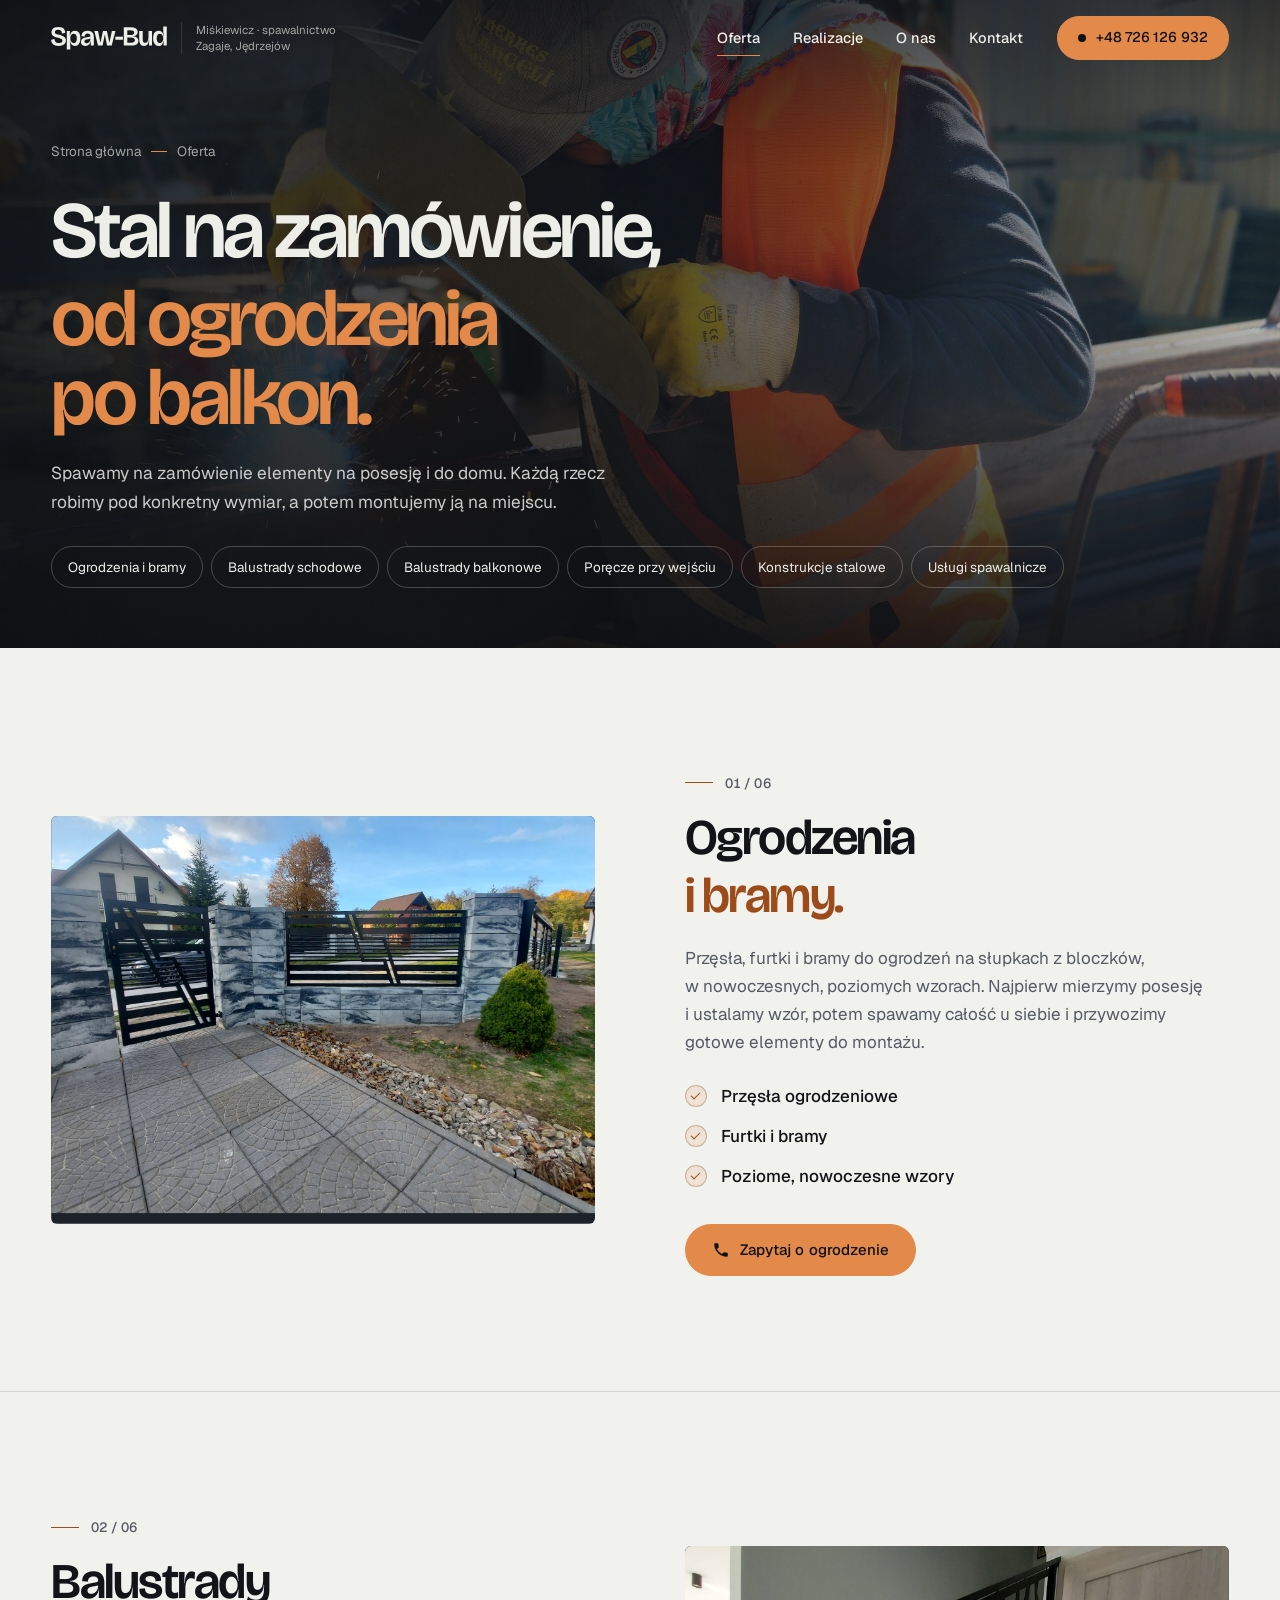
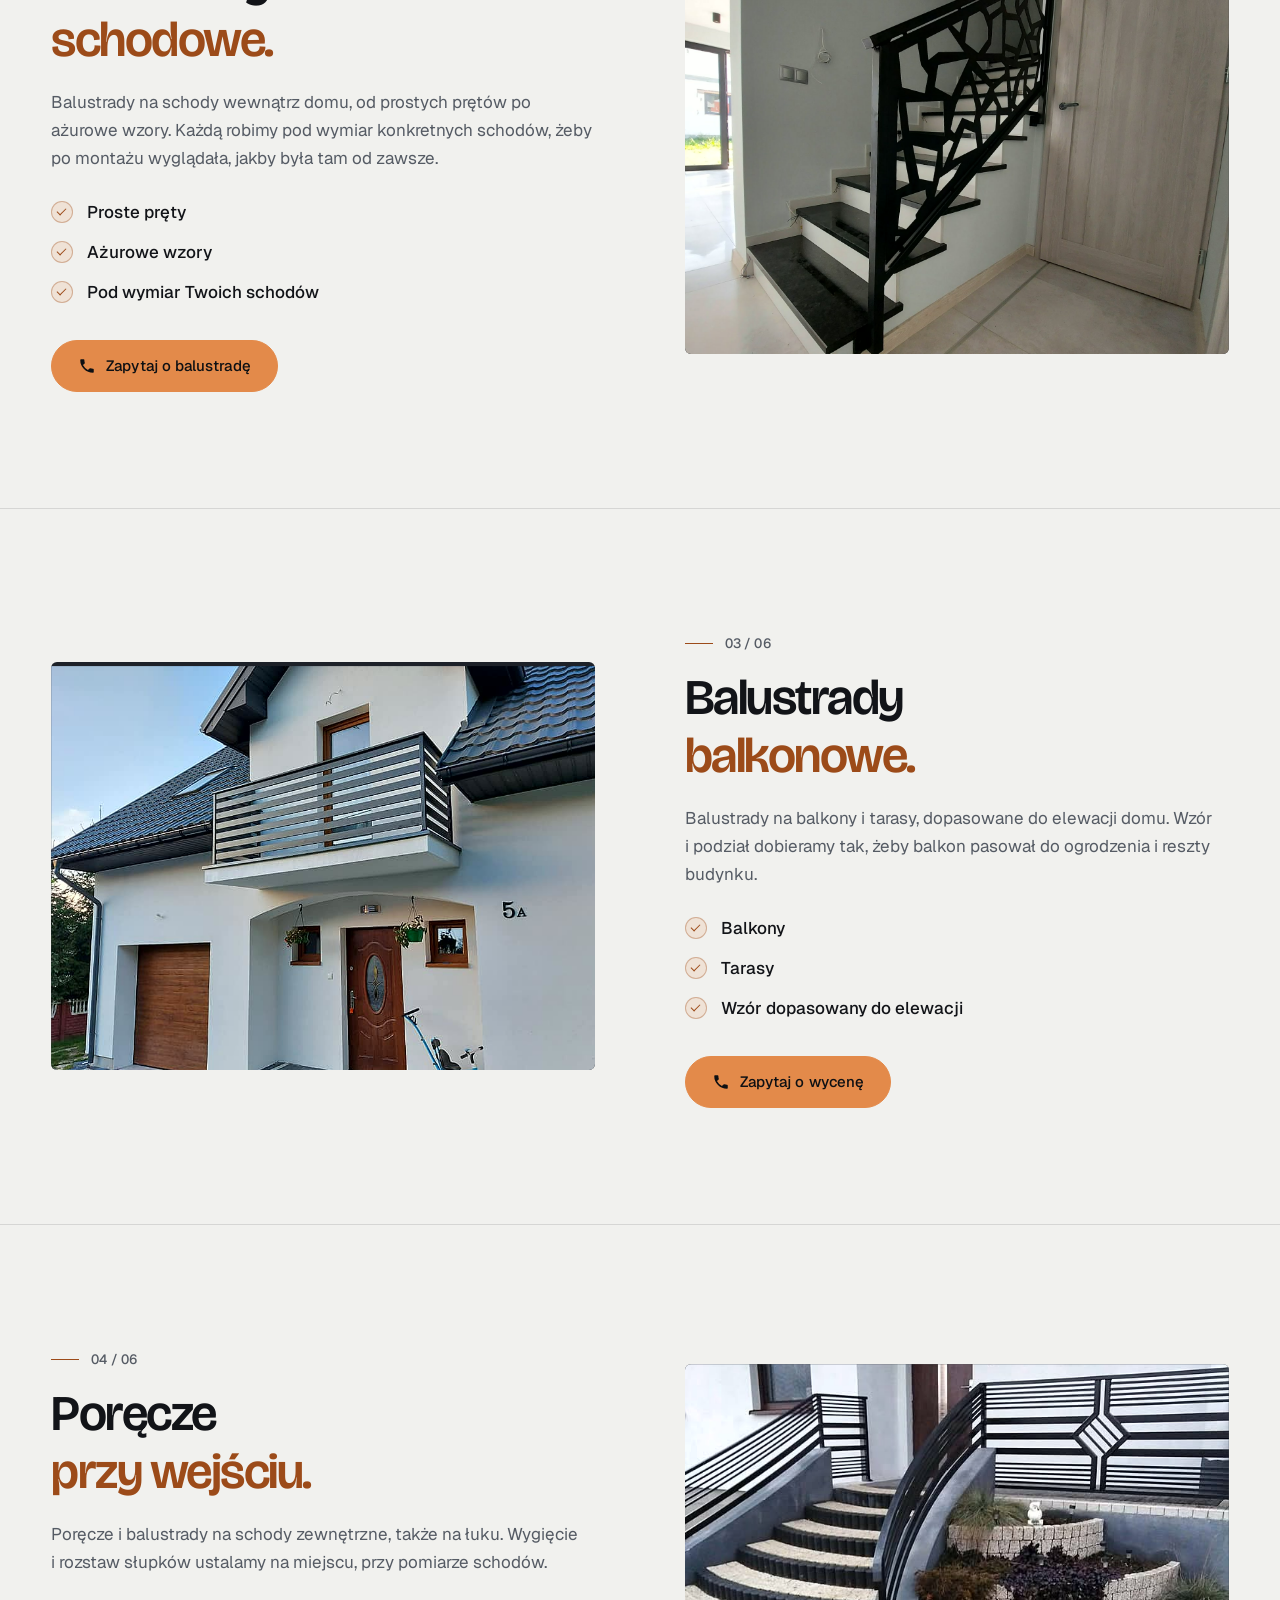
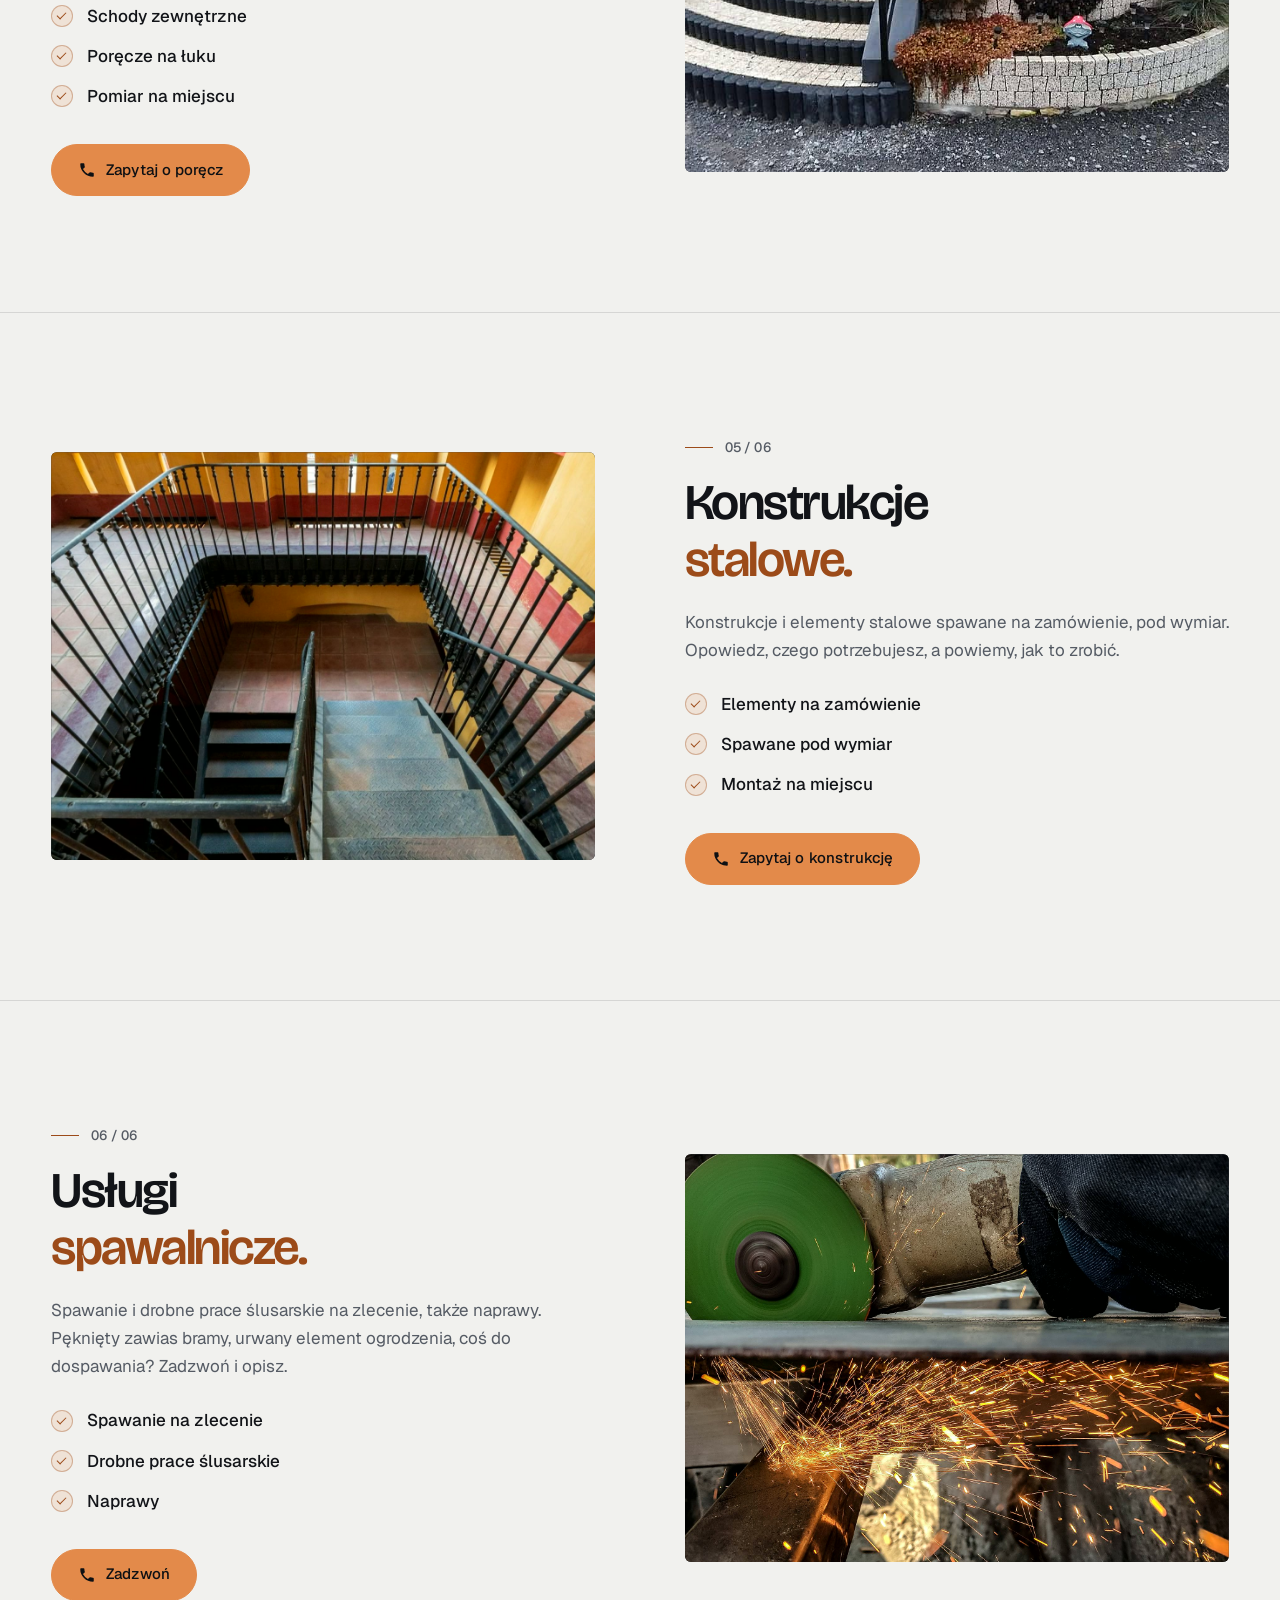
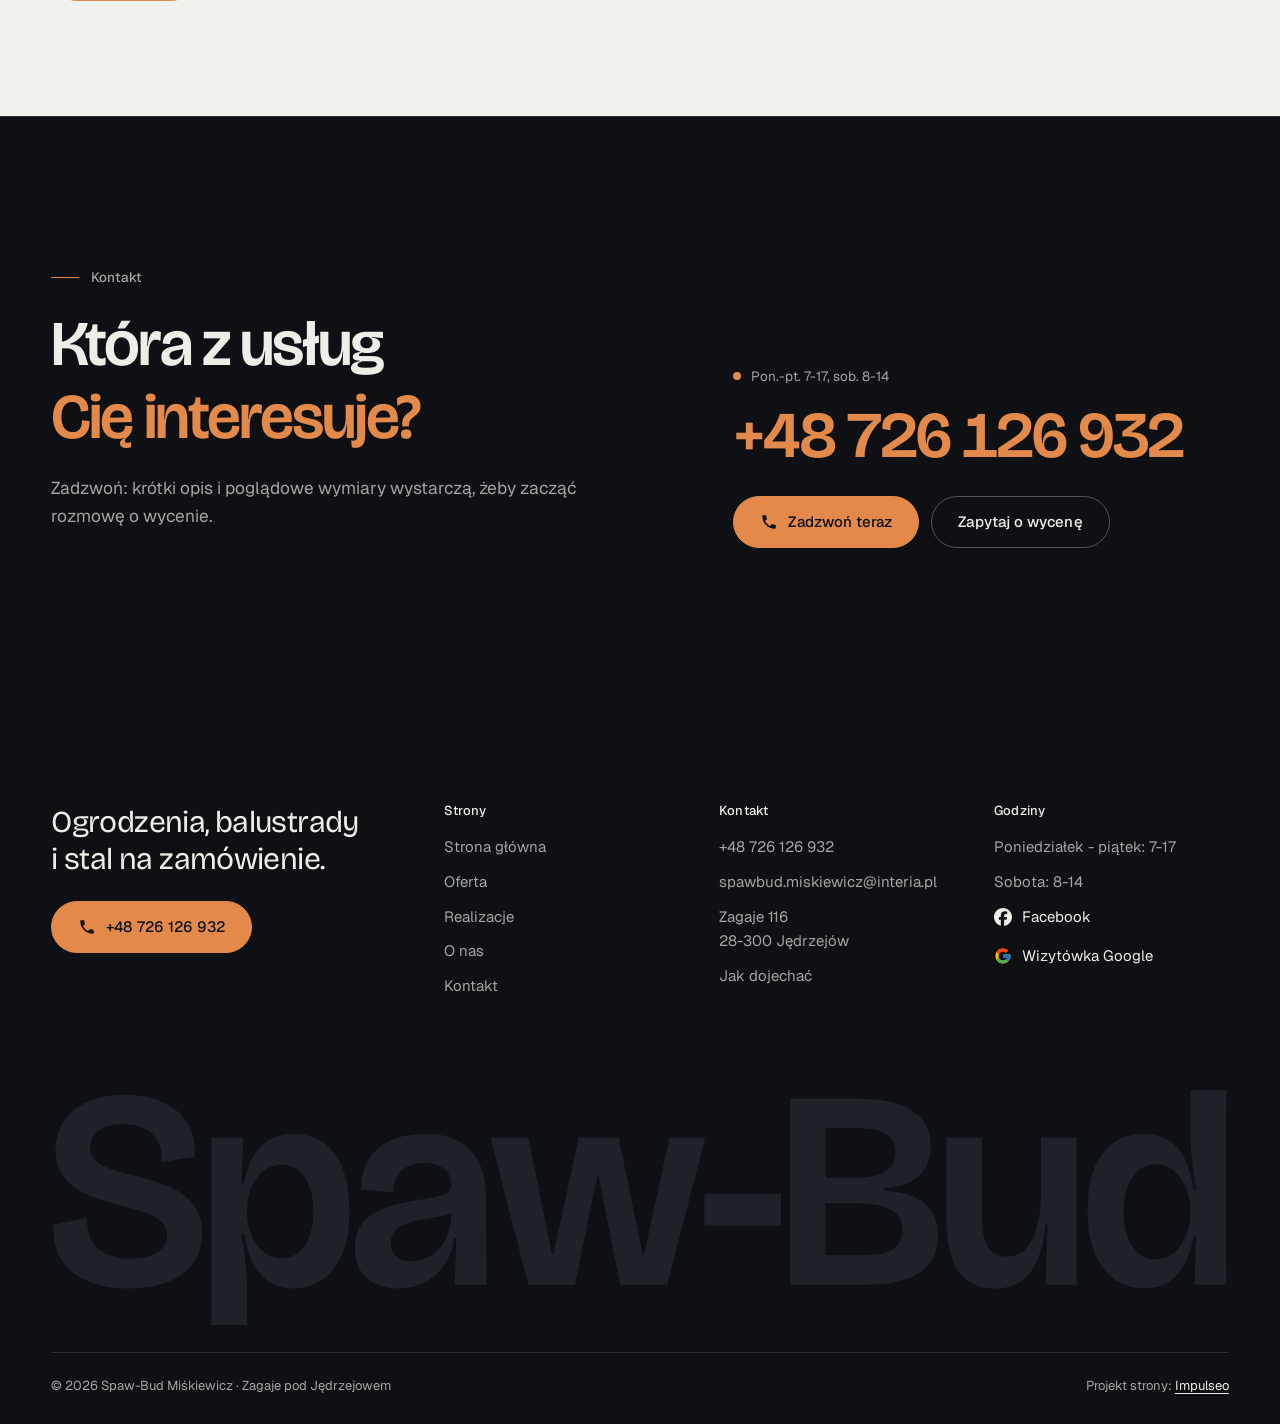
<file: oferta.html>
<!DOCTYPE html>
<html lang="pl">
<head>
<meta charset="UTF-8">
<meta name="viewport" content="width=device-width, initial-scale=1.0">
<title>Oferta - ogrodzenia, balustrady, konstrukcje stalowe · Spaw-Bud Miśkiewicz</title>
<meta name="description" content="Ogrodzenia i bramy, balustrady schodowe i balkonowe, poręcze, konstrukcje stalowe i usługi spawalnicze. Jędrzejów i okolice. Tel. +48 726 126 932.">
<link rel="canonical" href="https://impulseo-pl.github.io/spaw-bud-miskiewicz/oferta.html">
<meta name="robots" content="noindex, nofollow">
<meta name="theme-color" content="#0E1013">
<meta property="og:type" content="website">
<meta property="og:locale" content="pl_PL">
<meta property="og:site_name" content="Spaw-Bud Miśkiewicz">
<meta property="og:title" content="Oferta - ogrodzenia, balustrady, konstrukcje stalowe · Spaw-Bud Miśkiewicz">
<meta property="og:description" content="Ogrodzenia i bramy, balustrady schodowe i balkonowe, poręcze, konstrukcje stalowe i usługi spawalnicze. Jędrzejów i okolice. Tel. +48 726 126 932.">
<meta property="og:url" content="https://impulseo-pl.github.io/spaw-bud-miskiewicz/oferta.html">
<meta property="og:image" content="https://impulseo-pl.github.io/spaw-bud-miskiewicz/img/og.jpg">
<meta property="og:image:width" content="1200">
<meta property="og:image:height" content="630">
<meta name="twitter:card" content="summary_large_image">
<script>(function(){var d=document.documentElement;d.classList.add('js');try{if(!window.matchMedia('(prefers-reduced-motion: reduce)').matches)d.classList.add('anim');}catch(e){}setTimeout(function(){if(!d.classList.contains('anim-ok'))d.classList.remove('anim');},3500);})();</script>
<link rel="preload" as="image" href="img/ph4.jpg" fetchpriority="high">
<link rel="preconnect" href="https://fonts.googleapis.com">
<link rel="preconnect" href="https://fonts.gstatic.com" crossorigin>
<link href="https://fonts.googleapis.com/css2?family=Bricolage+Grotesque:opsz,wght@12..96,400..700&family=Geist:wght@400..600&display=swap" rel="stylesheet">
<link rel="stylesheet" href="assets/styles.css?v=20261109a">
<script src="assets/lenis.min.js?v=1.1.20" defer></script>
<script src="assets/main.js?v=20261109a" defer></script>
</head>
<body>
<a class="skip" href="#tresc">Przejdź do treści</a>
<header class="site-head">
<div class="head-in">
  <a class="brand" href="index.html" aria-label="Spaw-Bud Miśkiewicz - strona główna">
    <span class="znak"><svg class="wm" viewBox="19 -698 4180 849" role="img" aria-label="Spaw-Bud"><path pathLength="1" style="--i:0" d="M294.66693115234375 13.66668701171875Q229.33331298828125 13.66668701171875 178.4998779296875 -1.500030517578125Q127.66644287109375 -16.666748046875 92.999755859375 -45.66680908203125Q58.33306884765625 -74.6668701171875 41.666412353515625 -116.83355712890625Q24.999755859375 -159.000244140625 27.6663818359375 -212.66680908203125L146.66827392578125 -237.333984375Q145.66845703125 -184.0010986328125 166.16827392578125 -152.33462524414062Q186.6680908203125 -120.66815185546875 222.16775512695312 -106.50152587890625Q257.66741943359375 -92.33489990234375 299.6671142578125 -92.33489990234375Q339.33319091796875 -92.33489990234375 368.6661376953125 -102.50140380859375Q397.99908447265625 -112.66790771484375 414.4989013671875 -131.33425903320312Q430.99871826171875 -150.0006103515625 430.99871826171875 -175.66680908203125Q430.99871826171875 -207.3330078125 409.4989318847656 -225.99948120117188Q387.9991455078125 -244.66595458984375 352.3327331542969 -256.4992370605469Q316.66632080078125 -268.33251953125 274.3331298828125 -278.6658935546875Q231.3331298828125 -289.66595458984375 188.99978637695312 -303.3326721191406Q146.66644287109375 -316.9993896484375 111.83309936523438 -338.1661071777344Q76.999755859375 -359.33282470703125 55.83306884765625 -393.3328857421875Q34.6663818359375 -427.33294677734375 34.6663818359375 -477.99969482421875Q34.6663818359375 -538.333251953125 65.33316040039062 -582.1666564941406Q95.99993896484375 -626.0000610351562 151.50006103515625 -649.8333740234375Q207.00018310546875 -673.6666870117188 280.6668701171875 -673.6666870117188Q355.66705322265625 -673.6666870117188 413.5005798339844 -648.6665954589844Q471.3341064453125 -623.66650390625 502.8341979980469 -574.8330383300781Q534.3342895507812 -525.9995727539062 528.6675415039062 -453.99945068359375L411.33233642578125 -434.33251953125Q413.66558837890625 -467.33233642578125 404.9990234375 -492.4988708496094Q396.33245849609375 -517.6654052734375 378.49932861328125 -534.9986572265625Q360.66619873046875 -552.3319091796875 334.66644287109375 -561.3318786621094Q308.66668701171875 -570.3318481445312 275.6668701171875 -570.3318481445312Q238.33392333984375 -570.3318481445312 212.1676025390625 -559.6653442382812Q186.00128173828125 -548.9988403320312 172.00149536132812 -530.1658020019531Q158.001708984375 -511.332763671875 158.001708984375 -486.33319091796875Q158.001708984375 -456.66705322265625 178.16812133789062 -438.8339538574219Q198.33453369140625 -421.0008544921875 233.16757202148438 -409.834228515625Q268.0006103515625 -398.6676025390625 311.00048828125 -388.00091552734375Q354.33380126953125 -377.0008544921875 397.16717529296875 -363.3341369628906Q440.00054931640625 -349.66741943359375 476.1672668457031 -327.50067138671875Q512.333984375 -305.33392333984375 534.0007019042969 -270.00048828125Q555.6674194335938 -234.66705322265625 555.6674194335938 -180.6668701171875Q555.6674194335938 -117.3333740234375 522.833984375 -74.0Q490.00054931640625 -30.6666259765625 431.3337707519531 -8.499969482421875Q372.6669921875 13.66668701171875 294.66693115234375 13.66668701171875Z"/><path pathLength="1" style="--i:1" d="M587.6663818359375 143.66693115234375 588.3330078125 -313.66827392578125 587.6663818359375 -522.0003662109375H701.3347778320312L695.66845703125 -355.667236328125H703.0017700195312Q715.001708984375 -418.6669921875 739.0015869140625 -458.50030517578125Q763.00146484375 -498.3336181640625 798.3347473144531 -517.1669921875Q833.6680297851562 -536.0003662109375 880.0015258789062 -536.0003662109375Q940.0016479492188 -536.0003662109375 984.6682434082031 -505.6669616699219Q1029.3348388671875 -475.33355712890625 1053.834716796875 -414.83349609375Q1078.3345947265625 -354.33343505859375 1078.3345947265625 -263.33349609375Q1078.3345947265625 -169.0 1052.5012817382812 -107.49996948242188Q1026.66796875 -45.99993896484375 982.3346557617188 -16.1666259765625Q938.0013427734375 13.66668701171875 881.6680297851562 13.66668701171875Q833.0015869140625 13.66668701171875 796.6683654785156 -7.99981689453125Q760.3351440429688 -29.66632080078125 737.3351745605469 -72.33279418945312Q714.335205078125 -114.999267578125 705.6685180664062 -176.9991455078125L696.0018920898438 -176.66583251953125Q701.6685180664062 -139.9996337890625 705.8351745605469 -105.99978637695312Q710.0018310546875 -71.99993896484375 712.3351745605469 -41.666595458984375Q714.6685180664062 -11.333251953125 714.6685180664062 16.0001220703125V143.66693115234375ZM838.0003051757812 -93.33489990234375Q874.3333740234375 -93.33489990234375 899.3330993652344 -114.66815185546875Q924.3328247070312 -136.00140380859375 937.1659545898438 -173.66775512695312Q949.9990844726562 -211.3341064453125 949.9990844726562 -259.66668701171875Q949.9990844726562 -307.99951171875 937.3325500488281 -345.3325500488281Q924.666015625 -382.66558837890625 899.8329467773438 -404.16546630859375Q874.9998779296875 -425.66534423828125 838.3336181640625 -425.66534423828125Q809.6675415039062 -425.66534423828125 786.8345031738281 -413.16558837890625Q764.00146484375 -400.66583251953125 748.0015869140625 -378.832763671875Q732.001708984375 -356.99969482421875 723.3350524902344 -328.3331298828125Q714.6683959960938 -299.66656494140625 714.6683959960938 -266.666259765625V-258.33306884765625Q714.6683959960938 -233.9993896484375 720.0017700195312 -210.33282470703125Q725.3351440429688 -186.666259765625 735.3351440429688 -165.49990844726562Q745.3351440429688 -144.33355712890625 760.3350219726562 -128.0006103515625Q775.3348999023438 -111.66766357421875 794.8345642089844 -102.50128173828125Q814.334228515625 -93.33489990234375 838.0003051757812 -93.33489990234375Z"/><path pathLength="1" style="--i:2" d="M1251.9999389648438 13.66668701171875Q1211.6666259765625 13.66668701171875 1176.4999084472656 -0.6666259765625Q1141.3331909179688 -14.99993896484375 1119.4997863769531 -46.333282470703125Q1097.6663818359375 -77.6666259765625 1097.6663818359375 -129.00006103515625Q1097.6663818359375 -176.00018310546875 1115.6664428710938 -205.66690063476562Q1133.66650390625 -235.3336181640625 1164.8332214355469 -253.66696166992188Q1195.9999389648438 -272.00030517578125 1234.6665649414062 -281.8336181640625Q1273.3331909179688 -291.66693115234375 1313.9996337890625 -298.66693115234375Q1368.3328247070312 -308.3336181640625 1394.9994506835938 -314.1669616699219Q1421.6660766601562 -320.00030517578125 1430.6661071777344 -328.5002746582031Q1439.6661376953125 -337.000244140625 1439.6661376953125 -352.33349609375Q1439.6661376953125 -391.3328857421875 1412.6664733886719 -411.99920654296875Q1385.6668090820312 -432.66552734375 1344.0005493164062 -432.66552734375Q1318.3341064453125 -432.66552734375 1293.0009765625 -422.99896240234375Q1267.6678466796875 -413.3323974609375 1250.8346862792969 -390.3325500488281Q1234.0015258789062 -367.33270263671875 1233.0016479492188 -326.99951171875L1118.66650390625 -337.99945068359375Q1119.6663208007812 -395.3331298828125 1140.1663513183594 -433.6666564941406Q1160.6663818359375 -472.00018310546875 1194.3332214355469 -494.3335876464844Q1228.0000610351562 -516.6669921875 1267.8336181640625 -526.3336791992188Q1307.6671752929688 -536.0003662109375 1347.3340454101562 -536.0003662109375Q1416.3346557617188 -536.0003662109375 1464.5014953613281 -510.16680908203125Q1512.6683349609375 -484.333251953125 1538.0016174316406 -433.9996032714844Q1563.3348999023438 -383.66595458984375 1563.3348999023438 -309.33233642578125V-213.33245849609375Q1563.668212890625 -177.999267578125 1563.8348693847656 -142.16607666015625Q1564.0015258789062 -106.3328857421875 1564.1681823730469 -70.83303833007812Q1564.3348388671875 -35.33319091796875 1564.3348388671875 0.0H1451.66650390625Q1453.3330688476562 -40.6663818359375 1454.6663208007812 -80.83285522460938Q1455.9995727539062 -120.99932861328125 1457.3328247070312 -165.33245849609375H1450.3328857421875Q1444.6663208007812 -115.66607666015625 1418.3330383300781 -74.99960327148438Q1391.999755859375 -34.3331298828125 1349.6664733886719 -10.333221435546875Q1307.3331909179688 13.66668701171875 1251.9999389648438 13.66668701171875ZM1298.001220703125 -83.00128173828125Q1322.0007934570312 -83.00128173828125 1346.6671447753906 -92.66775512695312Q1371.33349609375 -102.334228515625 1392.1666259765625 -122.33392333984375Q1412.999755859375 -142.3336181640625 1425.9996337890625 -173.33334350585938Q1438.99951171875 -204.33306884765625 1439.6661376953125 -246.3328857421875L1439.9994506835938 -269.666259765625L1466.6661376953125 -275.332763671875Q1456.9995727539062 -260.99951171875 1435.3330993652344 -252.83285522460938Q1413.6666259765625 -244.66619873046875 1386.1669006347656 -239.99954223632812Q1358.6671752929688 -235.3328857421875 1330.6674499511719 -230.33291625976562Q1302.667724609375 -225.33294677734375 1278.66796875 -216.1663818359375Q1254.668212890625 -206.99981689453125 1239.8350219726562 -191.16668701171875Q1225.0018310546875 -175.33355712890625 1225.0018310546875 -147.667236328125Q1225.0018310546875 -117.33416748046875 1245.0017395019531 -100.167724609375Q1265.0016479492188 -83.00128173828125 1298.001220703125 -83.00128173828125Z"/><path pathLength="1" style="--i:3" d="M1712.9993286132812 0.0 1578.9998779296875 -522.0003662109375H1713.3355102539062L1797.3341064453125 -108.001708984375H1802.6674194335938L1891.6661376953125 -522.0003662109375H2034.001708984375L2119.3338623046875 -108.001708984375H2124.3338623046875L2214.3323974609375 -522.0003662109375H2341.6677856445312L2206.335205078125 0.0H2038.9992065429688L1962.667236328125 -386.33148193359375H1958.3338623046875L1878.6686401367188 0.0Z"/><path pathLength="1" style="--i:4" d="M2337.9999389648438 -209.99908447265625V-322.00091552734375H2610.3339233398438V-209.99908447265625Z"/><path pathLength="1" style="--i:5" d="M2641.9996337890625 0.0V-660.0H2891.0006713867188Q2952.0006713867188 -660.0 2998.500732421875 -648.8333435058594Q3045.0007934570312 -637.6666870117188 3077.0008850097656 -616.1666870117188Q3109.0009765625 -594.6666870117188 3125.5010375976562 -563.3333129882812Q3142.0010986328125 -531.9999389648438 3142.0010986328125 -490.66650390625Q3142.0010986328125 -451.999755859375 3125.667755126953 -419.4997863769531Q3109.3344116210938 -386.99981689453125 3073.0010681152344 -366.6665344238281Q3036.667724609375 -346.333251953125 2977.3344116210938 -341.66656494140625V-332.9998779296875Q3075.6679077148438 -327.333251953125 3121.8345336914062 -286.1665344238281Q3168.0011596679688 -244.99981689453125 3168.0011596679688 -173.6666259765625Q3168.0011596679688 -116.333251953125 3139.3344116210938 -77.99993896484375Q3110.6676635742188 -39.6666259765625 3055.1675415039062 -19.83331298828125Q2999.6674194335938 0.0 2916.6672973632812 0.0ZM2768.66845703125 -104.33489990234375H2912.00048828125Q2975.6663818359375 -104.33489990234375 3008.6660766601562 -126.5013427734375Q3041.665771484375 -148.66778564453125 3041.665771484375 -192.00054931640625Q3041.665771484375 -241.33319091796875 3002.3329162597656 -265.16619873046875Q2963.0000610351562 -288.99920654296875 2884.3343505859375 -288.99920654296875H2768.66845703125ZM2768.66845703125 -379.333740234375H2882.33349609375Q2948.9995727539062 -379.333740234375 2982.666015625 -402.1668395996094Q3016.3324584960938 -424.99993896484375 3016.3324584960938 -469.6661376953125Q3016.3324584960938 -513.6655883789062 2983.499481201172 -534.9986877441406Q2950.66650390625 -556.331787109375 2883.333984375 -556.331787109375H2768.66845703125Z"/><path pathLength="1" style="--i:6" d="M3368.6661987304688 13.66668701171875Q3279.9996948242188 13.66668701171875 3238.333038330078 -49.3331298828125Q3196.6663818359375 -112.33294677734375 3196.6663818359375 -243.66583251953125V-522.0003662109375H3323.6685180664062V-244.99920654296875Q3323.6685180664062 -166.00048828125 3344.334930419922 -132.50112915039062Q3365.0013427734375 -99.00177001953125 3409.0005493164062 -99.00177001953125Q3437.6668090820312 -99.00177001953125 3460.4998779296875 -113.00161743164062Q3483.3329467773438 -127.00146484375 3499.6661376953125 -155.66781616210938Q3515.9993286132812 -184.33416748046875 3524.499267578125 -229.16702270507812Q3532.9992065429688 -273.9998779296875 3532.9992065429688 -336.6658935546875V-522.0003662109375H3659.6680297851562V-250.99920654296875L3660.3346557617188 0.0H3548.9996948242188L3556.3325805664062 -213.3328857421875H3548.6659545898438Q3540.9993896484375 -133.99969482421875 3519.1661071777344 -83.99978637695312Q3497.3328247070312 -33.9998779296875 3460.1661682128906 -10.166595458984375Q3422.99951171875 13.66668701171875 3368.6661987304688 13.66668701171875Z"/><path pathLength="1" style="--i:7" d="M3900.9995727539062 13.66668701171875Q3844.99951171875 13.66668701171875 3798.999542236328 -16.00006103515625Q3752.9995727539062 -45.66680908203125 3725.666290283203 -107.33355712890625Q3698.3330078125 -169.00030517578125 3698.3330078125 -264.6669921875Q3698.3330078125 -354.66705322265625 3723.166290283203 -415.0003967285156Q3747.9995727539062 -475.333740234375 3792.8328552246094 -505.66705322265625Q3837.6661376953125 -536.0003662109375 3896.6661376953125 -536.0003662109375Q3945.999267578125 -536.0003662109375 3982.4992065429688 -514.8338317871094Q4018.9991455078125 -493.66729736328125 4041.9991455078125 -450.00079345703125Q4064.9991455078125 -406.33428955078125 4073.9991455078125 -339.00103759765625H4083.3324584960938Q4077.6658325195312 -379.66729736328125 4072.9991455078125 -414.8338317871094Q4068.3324584960938 -450.0003662109375 4065.9991149902344 -480.66705322265625Q4063.665771484375 -511.333740234375 4063.665771484375 -537.6671142578125V-690.0006103515625H4191.001220703125L4190.001281738281 -206.6654052734375L4191.334533691406 0.0H4077.99951171875L4082.9992065429688 -169.666259765625H4075.3325805664062Q4063.3326416015625 -108.3331298828125 4039.9993591308594 -67.4998779296875Q4016.6660766601562 -26.6666259765625 3982.1661376953125 -6.499969482421875Q3947.6661987304688 13.66668701171875 3900.9995727539062 13.66668701171875ZM3939.3340454101562 -90.3348388671875Q3968.666748046875 -90.3348388671875 3991.8330993652344 -104.1678466796875Q4014.9994506835938 -118.0008544921875 4030.8326721191406 -141.83383178710938Q4046.6658935546875 -165.66680908203125 4055.1658935546875 -195.16665649414062Q4063.6658935546875 -224.66650390625 4063.6658935546875 -255.6668701171875V-263.00018310546875Q4063.6658935546875 -286.33392333984375 4058.33251953125 -310.0005798339844Q4052.9991455078125 -333.667236328125 4042.832489013672 -354.6669616699219Q4032.6658325195312 -375.66668701171875 4017.8326110839844 -392.16632080078125Q4002.9993896484375 -408.66595458984375 3983.4996948242188 -418.1656799316406Q3964.0 -427.6654052734375 3940.3339233398438 -427.6654052734375Q3904.6675415039062 -427.6654052734375 3879.0011596679688 -405.66546630859375Q3853.3347778320312 -383.66552734375 3840.0016479492188 -345.3324890136719Q3826.6685180664062 -306.99945068359375 3826.6685180664062 -257.33343505859375Q3826.6685180664062 -209.333984375 3839.8350524902344 -171.33428955078125Q3853.0015869140625 -133.3345947265625 3878.167999267578 -111.834716796875Q3903.3344116210938 -90.3348388671875 3939.3340454101562 -90.3348388671875Z"/></svg></span>
    <span class="brand-sub">Miśkiewicz · spawalnictwo<br>Zagaje, Jędrzejów</span>
  </a>
  <nav class="nav-links" aria-label="Menu główne">
    <a class="nl" href="oferta.html" aria-current="page">Oferta</a><a class="nl" href="realizacje.html">Realizacje</a><a class="nl" href="o-nas.html">O&nbsp;nas</a><a class="nl" href="kontakt.html">Kontakt</a>
    <a class="btn btn-copper nav-cta" href="tel:+48726126932"><span class="live" aria-hidden="true"></span>+48 726 126 932</a>
  </nav>
  <button class="burger" type="button" aria-label="Otwórz menu" aria-expanded="false" aria-controls="mnav"><span></span><span></span></button>
</div>
</header>

<div class="mnav" id="mnav">
  <div class="mnav-in">
    <a class="ml" href="index.html">Strona główna</a><a class="ml" href="oferta.html" aria-current="page">Oferta</a><a class="ml" href="realizacje.html">Realizacje</a><a class="ml" href="o-nas.html">O&nbsp;nas</a><a class="ml" href="kontakt.html">Kontakt</a>
    <div class="mnav-foot">
      <span>Pon.-pt. 7-17, sob. 8-14</span>
      <a class="btn btn-copper" href="tel:+48726126932"><svg class="ico" width="16" height="16" viewBox="0 0 24 24" fill="none" aria-hidden="true"><path d="M6.6 10.8a15.5 15.5 0 0 0 6.6 6.6l2.2-2.2a1 1 0 0 1 1-.24 11.4 11.4 0 0 0 3.6.58 1 1 0 0 1 1 1V20a1 1 0 0 1-1 1A17 17 0 0 1 3 4a1 1 0 0 1 1-1h3.5a1 1 0 0 1 1 1c0 1.25.2 2.46.58 3.6a1 1 0 0 1-.25 1l-2.23 2.2Z" fill="currentColor"/></svg>+48 726 126 932</a>
    </div>
  </div>
</div>
<main id="tresc">

<section class="pagehead">
  <div class="pagehead-media"><img src="img/ph4.jpg" alt="Spawacz przy pracy, iskry spod elektrody" width="1920" height="1276" decoding="async" fetchpriority="high"></div>
  <div class="ph-in">
    <p class="crumb up" style="--d:0"><a href="index.html">Strona główna</a><span class="sl" aria-hidden="true"></span>Oferta</p>
    <h1><span class="ln"><span class="ln-i" style="--k:0">Stal na zamówienie,</span></span><span class="ln"><span class="ln-i" style="--k:1"><em>od ogrodzenia po balkon.</em></span></span></h1>
    <p class="ph-lead up" style="--d:300">Spawamy na zamówienie elementy na posesję i&nbsp;do domu. Każdą rzecz robimy pod konkretny wymiar, a&nbsp;potem montujemy ją na miejscu.</p>
    <nav class="chips up" style="--d:420" aria-label="Usługi na tej stronie"><a class="chip" href="#ogrodzenia">Ogrodzenia i&nbsp;bramy</a><a class="chip" href="#schodowe">Balustrady schodowe</a><a class="chip" href="#balkonowe">Balustrady balkonowe</a><a class="chip" href="#porecze">Poręcze przy wejściu</a><a class="chip" href="#konstrukcje">Konstrukcje stalowe</a><a class="chip" href="#spawanie">Usługi spawalnicze</a></nav>
  </div>
</section>
<section class="svc-block" id="ogrodzenia">
  <div class="wrap svc-row">
    <figure class="fig svc-fig rv-img rv">
      <img src="img/g1.jpg" alt="Ogrodzenie z bloczków z poziomymi przęsłami i furtką - realizacja Spaw-Bud" width="1930" height="1424" decoding="async" data-plx="30" style="height:110%;margin-top:-5%">
    </figure>
    <div class="svc-txt">
      <p class="eyebrow rv">01 / 06</p>
      <h2 class="rv rv-h"><span class="ln"><span class="ln-i" style="--k:0">Ogrodzenia</span></span><span class="ln"><span class="ln-i" style="--k:1"><em>i&nbsp;bramy.</em></span></span></h2>
      <p class="rv" style="--d:100">Przęsła, furtki i&nbsp;bramy do ogrodzeń na słupkach z&nbsp;bloczków, w&nbsp;nowoczesnych, poziomych wzorach. Najpierw mierzymy posesję i&nbsp;ustalamy wzór, potem spawamy całość u&nbsp;siebie i&nbsp;przywozimy gotowe elementy do montażu.</p>
      <ul class="ticks rv" style="--d:160"><li>Przęsła ogrodzeniowe</li><li>Furtki i&nbsp;bramy</li><li>Poziome, nowoczesne wzory</li></ul>
      <a class="btn btn-copper rv" style="--d:220" href="tel:+48726126932"><svg class="ico" width="16" height="16" viewBox="0 0 24 24" fill="none" aria-hidden="true"><path d="M6.6 10.8a15.5 15.5 0 0 0 6.6 6.6l2.2-2.2a1 1 0 0 1 1-.24 11.4 11.4 0 0 0 3.6.58 1 1 0 0 1 1 1V20a1 1 0 0 1-1 1A17 17 0 0 1 3 4a1 1 0 0 1 1-1h3.5a1 1 0 0 1 1 1c0 1.25.2 2.46.58 3.6a1 1 0 0 1-.25 1l-2.23 2.2Z" fill="currentColor"/></svg>Zapytaj o&nbsp;ogrodzenie</a>
    </div>
  </div>
</section>
<section class="svc-block flip" id="schodowe">
  <div class="wrap svc-row">
    <figure class="fig svc-fig rv-img rv">
      <img src="img/about.jpg" alt="Ażurowa balustrada na schodach wewnątrz domu - realizacja Spaw-Bud" width="1886" height="1364" loading="lazy" decoding="async" data-plx="30" style="height:110%;margin-top:-5%">
    </figure>
    <div class="svc-txt">
      <p class="eyebrow rv">02 / 06</p>
      <h2 class="rv rv-h"><span class="ln"><span class="ln-i" style="--k:0">Balustrady</span></span><span class="ln"><span class="ln-i" style="--k:1"><em>schodowe.</em></span></span></h2>
      <p class="rv" style="--d:100">Balustrady na schody wewnątrz domu, od prostych prętów po ażurowe wzory. Każdą robimy pod wymiar konkretnych schodów, żeby po montażu wyglądała, jakby była tam od zawsze.</p>
      <ul class="ticks rv" style="--d:160"><li>Proste pręty</li><li>Ażurowe wzory</li><li>Pod wymiar Twoich schodów</li></ul>
      <a class="btn btn-copper rv" style="--d:220" href="tel:+48726126932"><svg class="ico" width="16" height="16" viewBox="0 0 24 24" fill="none" aria-hidden="true"><path d="M6.6 10.8a15.5 15.5 0 0 0 6.6 6.6l2.2-2.2a1 1 0 0 1 1-.24 11.4 11.4 0 0 0 3.6.58 1 1 0 0 1 1 1V20a1 1 0 0 1-1 1A17 17 0 0 1 3 4a1 1 0 0 1 1-1h3.5a1 1 0 0 1 1 1c0 1.25.2 2.46.58 3.6a1 1 0 0 1-.25 1l-2.23 2.2Z" fill="currentColor"/></svg>Zapytaj o&nbsp;balustradę</a>
    </div>
  </div>
</section>
<section class="svc-block" id="balkonowe">
  <div class="wrap svc-row">
    <figure class="fig svc-fig rv-img rv">
      <img src="img/g3.jpg" alt="Balustrada balkonowa w poziome pasy nad wejściem do domu - realizacja Spaw-Bud" width="960" height="720" loading="lazy" decoding="async" data-plx="30" style="height:110%;margin-top:-5%">
    </figure>
    <div class="svc-txt">
      <p class="eyebrow rv">03 / 06</p>
      <h2 class="rv rv-h"><span class="ln"><span class="ln-i" style="--k:0">Balustrady</span></span><span class="ln"><span class="ln-i" style="--k:1"><em>balkonowe.</em></span></span></h2>
      <p class="rv" style="--d:100">Balustrady na balkony i&nbsp;tarasy, dopasowane do elewacji domu. Wzór i&nbsp;podział dobieramy tak, żeby balkon pasował do ogrodzenia i&nbsp;reszty budynku.</p>
      <ul class="ticks rv" style="--d:160"><li>Balkony</li><li>Tarasy</li><li>Wzór dopasowany do elewacji</li></ul>
      <a class="btn btn-copper rv" style="--d:220" href="tel:+48726126932"><svg class="ico" width="16" height="16" viewBox="0 0 24 24" fill="none" aria-hidden="true"><path d="M6.6 10.8a15.5 15.5 0 0 0 6.6 6.6l2.2-2.2a1 1 0 0 1 1-.24 11.4 11.4 0 0 0 3.6.58 1 1 0 0 1 1 1V20a1 1 0 0 1-1 1A17 17 0 0 1 3 4a1 1 0 0 1 1-1h3.5a1 1 0 0 1 1 1c0 1.25.2 2.46.58 3.6a1 1 0 0 1-.25 1l-2.23 2.2Z" fill="currentColor"/></svg>Zapytaj o&nbsp;wycenę</a>
    </div>
  </div>
</section>
<section class="svc-block flip" id="porecze">
  <div class="wrap svc-row">
    <figure class="fig svc-fig rv-img rv">
      <img src="img/g4.jpg" alt="Poręcz i balustrada przy schodach wejściowych na łuku - realizacja Spaw-Bud" width="720" height="720" loading="lazy" decoding="async" data-plx="30" style="height:110%;margin-top:-5%">
    </figure>
    <div class="svc-txt">
      <p class="eyebrow rv">04 / 06</p>
      <h2 class="rv rv-h"><span class="ln"><span class="ln-i" style="--k:0">Poręcze</span></span><span class="ln"><span class="ln-i" style="--k:1"><em>przy wejściu.</em></span></span></h2>
      <p class="rv" style="--d:100">Poręcze i&nbsp;balustrady na schody zewnętrzne, także na łuku. Wygięcie i&nbsp;rozstaw słupków ustalamy na miejscu, przy pomiarze schodów.</p>
      <ul class="ticks rv" style="--d:160"><li>Schody zewnętrzne</li><li>Poręcze na łuku</li><li>Pomiar na miejscu</li></ul>
      <a class="btn btn-copper rv" style="--d:220" href="tel:+48726126932"><svg class="ico" width="16" height="16" viewBox="0 0 24 24" fill="none" aria-hidden="true"><path d="M6.6 10.8a15.5 15.5 0 0 0 6.6 6.6l2.2-2.2a1 1 0 0 1 1-.24 11.4 11.4 0 0 0 3.6.58 1 1 0 0 1 1 1V20a1 1 0 0 1-1 1A17 17 0 0 1 3 4a1 1 0 0 1 1-1h3.5a1 1 0 0 1 1 1c0 1.25.2 2.46.58 3.6a1 1 0 0 1-.25 1l-2.23 2.2Z" fill="currentColor"/></svg>Zapytaj o&nbsp;poręcz</a>
    </div>
  </div>
</section>
<section class="svc-block" id="konstrukcje">
  <div class="wrap svc-row">
    <figure class="fig svc-fig rv-img rv">
      <img src="img/g7.jpg" alt="Stalowa balustrada klatki schodowej" width="1562" height="1030" loading="lazy" decoding="async" data-plx="30" style="height:110%;margin-top:-5%">
    </figure>
    <div class="svc-txt">
      <p class="eyebrow rv">05 / 06</p>
      <h2 class="rv rv-h"><span class="ln"><span class="ln-i" style="--k:0">Konstrukcje</span></span><span class="ln"><span class="ln-i" style="--k:1"><em>stalowe.</em></span></span></h2>
      <p class="rv" style="--d:100">Konstrukcje i&nbsp;elementy stalowe spawane na zamówienie, pod wymiar. Opowiedz, czego potrzebujesz, a&nbsp;powiemy, jak to zrobić.</p>
      <ul class="ticks rv" style="--d:160"><li>Elementy na zamówienie</li><li>Spawane pod wymiar</li><li>Montaż na miejscu</li></ul>
      <a class="btn btn-copper rv" style="--d:220" href="tel:+48726126932"><svg class="ico" width="16" height="16" viewBox="0 0 24 24" fill="none" aria-hidden="true"><path d="M6.6 10.8a15.5 15.5 0 0 0 6.6 6.6l2.2-2.2a1 1 0 0 1 1-.24 11.4 11.4 0 0 0 3.6.58 1 1 0 0 1 1 1V20a1 1 0 0 1-1 1A17 17 0 0 1 3 4a1 1 0 0 1 1-1h3.5a1 1 0 0 1 1 1c0 1.25.2 2.46.58 3.6a1 1 0 0 1-.25 1l-2.23 2.2Z" fill="currentColor"/></svg>Zapytaj o&nbsp;konstrukcję</a>
    </div>
  </div>
</section>
<section class="svc-block flip" id="spawanie">
  <div class="wrap svc-row">
    <figure class="fig svc-fig rv-img rv">
      <img src="img/g6.jpg" alt="Cięcie stalowego profilu szlifierką" width="1920" height="1440" loading="lazy" decoding="async" data-plx="30" style="height:110%;margin-top:-5%">
    </figure>
    <div class="svc-txt">
      <p class="eyebrow rv">06 / 06</p>
      <h2 class="rv rv-h"><span class="ln"><span class="ln-i" style="--k:0">Usługi</span></span><span class="ln"><span class="ln-i" style="--k:1"><em>spawalnicze.</em></span></span></h2>
      <p class="rv" style="--d:100">Spawanie i&nbsp;drobne prace ślusarskie na zlecenie, także naprawy. Pęknięty zawias bramy, urwany element ogrodzenia, coś do dospawania? Zadzwoń i&nbsp;opisz.</p>
      <ul class="ticks rv" style="--d:160"><li>Spawanie na zlecenie</li><li>Drobne prace ślusarskie</li><li>Naprawy</li></ul>
      <a class="btn btn-copper rv" style="--d:220" href="tel:+48726126932"><svg class="ico" width="16" height="16" viewBox="0 0 24 24" fill="none" aria-hidden="true"><path d="M6.6 10.8a15.5 15.5 0 0 0 6.6 6.6l2.2-2.2a1 1 0 0 1 1-.24 11.4 11.4 0 0 0 3.6.58 1 1 0 0 1 1 1V20a1 1 0 0 1-1 1A17 17 0 0 1 3 4a1 1 0 0 1 1-1h3.5a1 1 0 0 1 1 1c0 1.25.2 2.46.58 3.6a1 1 0 0 1-.25 1l-2.23 2.2Z" fill="currentColor"/></svg>Zadzwoń</a>
    </div>
  </div>
</section>
<section class="cta-band dark">
  <div class="wrap cta-grid">
    <div>
      <p class="eyebrow rv">Kontakt</p>
      <h2 class="h2 rv rv-h"><span class="ln"><span class="ln-i" style="--k:0">Która z&nbsp;usług</span></span><span class="ln"><span class="ln-i" style="--k:1"><em>Cię interesuje?</em></span></span></h2>
      <p class="lead rv" style="--d:120">Zadzwoń: krótki opis i&nbsp;poglądowe wymiary wystarczą, żeby zacząć rozmowę o&nbsp;wycenie.</p>
    </div>
    <div class="cta-side rv" style="--d:180">
      <span class="lbl"><span class="live" aria-hidden="true"></span>Pon.-pt. 7-17, sob. 8-14</span>
      <a class="cta-phone" href="tel:+48726126932">+48 726 126 932</a>
      <div class="cta-row">
        <a class="btn btn-copper" href="tel:+48726126932"><svg class="ico" width="16" height="16" viewBox="0 0 24 24" fill="none" aria-hidden="true"><path d="M6.6 10.8a15.5 15.5 0 0 0 6.6 6.6l2.2-2.2a1 1 0 0 1 1-.24 11.4 11.4 0 0 0 3.6.58 1 1 0 0 1 1 1V20a1 1 0 0 1-1 1A17 17 0 0 1 3 4a1 1 0 0 1 1-1h3.5a1 1 0 0 1 1 1c0 1.25.2 2.46.58 3.6a1 1 0 0 1-.25 1l-2.23 2.2Z" fill="currentColor"/></svg>Zadzwoń teraz</a>
        <a class="btn btn-ghost" href="kontakt.html">Zapytaj o&nbsp;wycenę</a>
      </div>
    </div>
  </div>
</section>
</main>
<footer class="site-foot">
  <div class="wrap">
    <div class="foot-top">
      <div>
        <p class="foot-claim">Ogrodzenia, balustrady i&nbsp;stal na zamówienie.</p>
        <a class="btn btn-copper" href="tel:+48726126932"><svg class="ico" width="16" height="16" viewBox="0 0 24 24" fill="none" aria-hidden="true"><path d="M6.6 10.8a15.5 15.5 0 0 0 6.6 6.6l2.2-2.2a1 1 0 0 1 1-.24 11.4 11.4 0 0 0 3.6.58 1 1 0 0 1 1 1V20a1 1 0 0 1-1 1A17 17 0 0 1 3 4a1 1 0 0 1 1-1h3.5a1 1 0 0 1 1 1c0 1.25.2 2.46.58 3.6a1 1 0 0 1-.25 1l-2.23 2.2Z" fill="currentColor"/></svg>+48 726 126 932</a>
      </div>
      <div>
        <h4>Strony</h4>
        <ul><li><a href="index.html">Strona główna</a></li><li><a href="oferta.html">Oferta</a></li><li><a href="realizacje.html">Realizacje</a></li><li><a href="o-nas.html">O&nbsp;nas</a></li><li><a href="kontakt.html">Kontakt</a></li></ul>
      </div>
      <div>
        <h4>Kontakt</h4>
        <ul>
          <li><a href="tel:+48726126932">+48 726 126 932</a></li>
          <li><a href="mailto:spawbud.miskiewicz@interia.pl">spawbud.miskiewicz@interia.pl</a></li>
          <li>Zagaje 116<br>28-300 Jędrzejów</li>
          <li><a href="https://www.google.com/maps?cid=7656851274233127819" target="_blank" rel="noopener">Jak dojechać</a></li>
        </ul>
      </div>
      <div>
        <h4>Godziny</h4>
        <ul>
          <li>Poniedziałek - piątek: 7-17</li>
          <li>Sobota: 8-14</li>
          <li><a class="soc" href="https://www.facebook.com/p/Spaw-Bud-Mi%C5%9Bkiewicz-100045496760131/" target="_blank" rel="noopener" aria-label="Facebook - Spaw-Bud Miśkiewicz"><svg viewBox="0 0 24 24" aria-hidden="true" focusable="false"><path d="M9.101 23.691v-7.98H6.627v-3.667h2.474v-1.58c0-4.085 1.848-5.978 5.858-5.978.401 0 .955.042 1.468.103a8.68 8.68 0 0 1 1.141.195v3.325a8.623 8.623 0 0 0-.653-.036 26.805 26.805 0 0 0-.733-.009c-.707 0-1.259.096-1.675.309a1.686 1.686 0 0 0-.679.622c-.258.42-.374.995-.374 1.752v1.297h3.919l-.386 2.103-.287 1.564h-3.246v8.245C19.396 23.238 24 18.179 24 12.044c0-6.627-5.373-12-12-12s-12 5.373-12 12c0 5.628 3.874 10.35 9.101 11.647Z" fill="currentColor"/></svg>Facebook</a></li>
          <li><a class="soc" href="https://www.google.com/maps?cid=7656851274233127819" target="_blank" rel="noopener" aria-label="Wizytówka Spaw-Bud Miśkiewicz w Google"><svg class="g-logo" viewBox="0 0 48 48" aria-hidden="true"><path fill="#FFC107" d="M43.6 20.5H42V20H24v8h11.3C33.7 32.7 29.2 36 24 36c-6.6 0-12-5.4-12-12s5.4-12 12-12c3.1 0 5.8 1.2 7.9 3.1l5.7-5.7C34 6.1 29.3 4 24 4 12.9 4 4 12.9 4 24s8.9 20 20 20 20-8.9 20-20c0-1.3-.1-2.4-.4-3.5z"/><path fill="#FF3D00" d="m6.3 14.7 6.6 4.8C14.7 15.1 19 12 24 12c3.1 0 5.8 1.2 7.9 3.1l5.7-5.7C34 6.1 29.3 4 24 4 16.3 4 9.7 8.3 6.3 14.7z"/><path fill="#4CAF50" d="M24 44c5.2 0 9.9-2 13.4-5.2l-6.2-5.2A11.9 11.9 0 0 1 24 36c-5.2 0-9.6-3.3-11.3-7.9l-6.5 5C9.5 39.6 16.2 44 24 44z"/><path fill="#1976D2" d="M43.6 20.5H42V20H24v8h11.3a12 12 0 0 1-4.1 5.6l6.2 5.2C37 39.2 44 34 44 24c0-1.3-.1-2.4-.4-3.5z"/></svg>Wizytówka Google</a></li>
        </ul>
      </div>
    </div>
    <div class="foot-mark" aria-hidden="true"><svg class="wm-foot" viewBox="19 -698 4180 849" aria-hidden="true" focusable="false"><path d="M294.66693115234375 13.66668701171875Q229.33331298828125 13.66668701171875 178.4998779296875 -1.500030517578125Q127.66644287109375 -16.666748046875 92.999755859375 -45.66680908203125Q58.33306884765625 -74.6668701171875 41.666412353515625 -116.83355712890625Q24.999755859375 -159.000244140625 27.6663818359375 -212.66680908203125L146.66827392578125 -237.333984375Q145.66845703125 -184.0010986328125 166.16827392578125 -152.33462524414062Q186.6680908203125 -120.66815185546875 222.16775512695312 -106.50152587890625Q257.66741943359375 -92.33489990234375 299.6671142578125 -92.33489990234375Q339.33319091796875 -92.33489990234375 368.6661376953125 -102.50140380859375Q397.99908447265625 -112.66790771484375 414.4989013671875 -131.33425903320312Q430.99871826171875 -150.0006103515625 430.99871826171875 -175.66680908203125Q430.99871826171875 -207.3330078125 409.4989318847656 -225.99948120117188Q387.9991455078125 -244.66595458984375 352.3327331542969 -256.4992370605469Q316.66632080078125 -268.33251953125 274.3331298828125 -278.6658935546875Q231.3331298828125 -289.66595458984375 188.99978637695312 -303.3326721191406Q146.66644287109375 -316.9993896484375 111.83309936523438 -338.1661071777344Q76.999755859375 -359.33282470703125 55.83306884765625 -393.3328857421875Q34.6663818359375 -427.33294677734375 34.6663818359375 -477.99969482421875Q34.6663818359375 -538.333251953125 65.33316040039062 -582.1666564941406Q95.99993896484375 -626.0000610351562 151.50006103515625 -649.8333740234375Q207.00018310546875 -673.6666870117188 280.6668701171875 -673.6666870117188Q355.66705322265625 -673.6666870117188 413.5005798339844 -648.6665954589844Q471.3341064453125 -623.66650390625 502.8341979980469 -574.8330383300781Q534.3342895507812 -525.9995727539062 528.6675415039062 -453.99945068359375L411.33233642578125 -434.33251953125Q413.66558837890625 -467.33233642578125 404.9990234375 -492.4988708496094Q396.33245849609375 -517.6654052734375 378.49932861328125 -534.9986572265625Q360.66619873046875 -552.3319091796875 334.66644287109375 -561.3318786621094Q308.66668701171875 -570.3318481445312 275.6668701171875 -570.3318481445312Q238.33392333984375 -570.3318481445312 212.1676025390625 -559.6653442382812Q186.00128173828125 -548.9988403320312 172.00149536132812 -530.1658020019531Q158.001708984375 -511.332763671875 158.001708984375 -486.33319091796875Q158.001708984375 -456.66705322265625 178.16812133789062 -438.8339538574219Q198.33453369140625 -421.0008544921875 233.16757202148438 -409.834228515625Q268.0006103515625 -398.6676025390625 311.00048828125 -388.00091552734375Q354.33380126953125 -377.0008544921875 397.16717529296875 -363.3341369628906Q440.00054931640625 -349.66741943359375 476.1672668457031 -327.50067138671875Q512.333984375 -305.33392333984375 534.0007019042969 -270.00048828125Q555.6674194335938 -234.66705322265625 555.6674194335938 -180.6668701171875Q555.6674194335938 -117.3333740234375 522.833984375 -74.0Q490.00054931640625 -30.6666259765625 431.3337707519531 -8.499969482421875Q372.6669921875 13.66668701171875 294.66693115234375 13.66668701171875Z"/><path d="M587.6663818359375 143.66693115234375 588.3330078125 -313.66827392578125 587.6663818359375 -522.0003662109375H701.3347778320312L695.66845703125 -355.667236328125H703.0017700195312Q715.001708984375 -418.6669921875 739.0015869140625 -458.50030517578125Q763.00146484375 -498.3336181640625 798.3347473144531 -517.1669921875Q833.6680297851562 -536.0003662109375 880.0015258789062 -536.0003662109375Q940.0016479492188 -536.0003662109375 984.6682434082031 -505.6669616699219Q1029.3348388671875 -475.33355712890625 1053.834716796875 -414.83349609375Q1078.3345947265625 -354.33343505859375 1078.3345947265625 -263.33349609375Q1078.3345947265625 -169.0 1052.5012817382812 -107.49996948242188Q1026.66796875 -45.99993896484375 982.3346557617188 -16.1666259765625Q938.0013427734375 13.66668701171875 881.6680297851562 13.66668701171875Q833.0015869140625 13.66668701171875 796.6683654785156 -7.99981689453125Q760.3351440429688 -29.66632080078125 737.3351745605469 -72.33279418945312Q714.335205078125 -114.999267578125 705.6685180664062 -176.9991455078125L696.0018920898438 -176.66583251953125Q701.6685180664062 -139.9996337890625 705.8351745605469 -105.99978637695312Q710.0018310546875 -71.99993896484375 712.3351745605469 -41.666595458984375Q714.6685180664062 -11.333251953125 714.6685180664062 16.0001220703125V143.66693115234375ZM838.0003051757812 -93.33489990234375Q874.3333740234375 -93.33489990234375 899.3330993652344 -114.66815185546875Q924.3328247070312 -136.00140380859375 937.1659545898438 -173.66775512695312Q949.9990844726562 -211.3341064453125 949.9990844726562 -259.66668701171875Q949.9990844726562 -307.99951171875 937.3325500488281 -345.3325500488281Q924.666015625 -382.66558837890625 899.8329467773438 -404.16546630859375Q874.9998779296875 -425.66534423828125 838.3336181640625 -425.66534423828125Q809.6675415039062 -425.66534423828125 786.8345031738281 -413.16558837890625Q764.00146484375 -400.66583251953125 748.0015869140625 -378.832763671875Q732.001708984375 -356.99969482421875 723.3350524902344 -328.3331298828125Q714.6683959960938 -299.66656494140625 714.6683959960938 -266.666259765625V-258.33306884765625Q714.6683959960938 -233.9993896484375 720.0017700195312 -210.33282470703125Q725.3351440429688 -186.666259765625 735.3351440429688 -165.49990844726562Q745.3351440429688 -144.33355712890625 760.3350219726562 -128.0006103515625Q775.3348999023438 -111.66766357421875 794.8345642089844 -102.50128173828125Q814.334228515625 -93.33489990234375 838.0003051757812 -93.33489990234375Z"/><path d="M1251.9999389648438 13.66668701171875Q1211.6666259765625 13.66668701171875 1176.4999084472656 -0.6666259765625Q1141.3331909179688 -14.99993896484375 1119.4997863769531 -46.333282470703125Q1097.6663818359375 -77.6666259765625 1097.6663818359375 -129.00006103515625Q1097.6663818359375 -176.00018310546875 1115.6664428710938 -205.66690063476562Q1133.66650390625 -235.3336181640625 1164.8332214355469 -253.66696166992188Q1195.9999389648438 -272.00030517578125 1234.6665649414062 -281.8336181640625Q1273.3331909179688 -291.66693115234375 1313.9996337890625 -298.66693115234375Q1368.3328247070312 -308.3336181640625 1394.9994506835938 -314.1669616699219Q1421.6660766601562 -320.00030517578125 1430.6661071777344 -328.5002746582031Q1439.6661376953125 -337.000244140625 1439.6661376953125 -352.33349609375Q1439.6661376953125 -391.3328857421875 1412.6664733886719 -411.99920654296875Q1385.6668090820312 -432.66552734375 1344.0005493164062 -432.66552734375Q1318.3341064453125 -432.66552734375 1293.0009765625 -422.99896240234375Q1267.6678466796875 -413.3323974609375 1250.8346862792969 -390.3325500488281Q1234.0015258789062 -367.33270263671875 1233.0016479492188 -326.99951171875L1118.66650390625 -337.99945068359375Q1119.6663208007812 -395.3331298828125 1140.1663513183594 -433.6666564941406Q1160.6663818359375 -472.00018310546875 1194.3332214355469 -494.3335876464844Q1228.0000610351562 -516.6669921875 1267.8336181640625 -526.3336791992188Q1307.6671752929688 -536.0003662109375 1347.3340454101562 -536.0003662109375Q1416.3346557617188 -536.0003662109375 1464.5014953613281 -510.16680908203125Q1512.6683349609375 -484.333251953125 1538.0016174316406 -433.9996032714844Q1563.3348999023438 -383.66595458984375 1563.3348999023438 -309.33233642578125V-213.33245849609375Q1563.668212890625 -177.999267578125 1563.8348693847656 -142.16607666015625Q1564.0015258789062 -106.3328857421875 1564.1681823730469 -70.83303833007812Q1564.3348388671875 -35.33319091796875 1564.3348388671875 0.0H1451.66650390625Q1453.3330688476562 -40.6663818359375 1454.6663208007812 -80.83285522460938Q1455.9995727539062 -120.99932861328125 1457.3328247070312 -165.33245849609375H1450.3328857421875Q1444.6663208007812 -115.66607666015625 1418.3330383300781 -74.99960327148438Q1391.999755859375 -34.3331298828125 1349.6664733886719 -10.333221435546875Q1307.3331909179688 13.66668701171875 1251.9999389648438 13.66668701171875ZM1298.001220703125 -83.00128173828125Q1322.0007934570312 -83.00128173828125 1346.6671447753906 -92.66775512695312Q1371.33349609375 -102.334228515625 1392.1666259765625 -122.33392333984375Q1412.999755859375 -142.3336181640625 1425.9996337890625 -173.33334350585938Q1438.99951171875 -204.33306884765625 1439.6661376953125 -246.3328857421875L1439.9994506835938 -269.666259765625L1466.6661376953125 -275.332763671875Q1456.9995727539062 -260.99951171875 1435.3330993652344 -252.83285522460938Q1413.6666259765625 -244.66619873046875 1386.1669006347656 -239.99954223632812Q1358.6671752929688 -235.3328857421875 1330.6674499511719 -230.33291625976562Q1302.667724609375 -225.33294677734375 1278.66796875 -216.1663818359375Q1254.668212890625 -206.99981689453125 1239.8350219726562 -191.16668701171875Q1225.0018310546875 -175.33355712890625 1225.0018310546875 -147.667236328125Q1225.0018310546875 -117.33416748046875 1245.0017395019531 -100.167724609375Q1265.0016479492188 -83.00128173828125 1298.001220703125 -83.00128173828125Z"/><path d="M1712.9993286132812 0.0 1578.9998779296875 -522.0003662109375H1713.3355102539062L1797.3341064453125 -108.001708984375H1802.6674194335938L1891.6661376953125 -522.0003662109375H2034.001708984375L2119.3338623046875 -108.001708984375H2124.3338623046875L2214.3323974609375 -522.0003662109375H2341.6677856445312L2206.335205078125 0.0H2038.9992065429688L1962.667236328125 -386.33148193359375H1958.3338623046875L1878.6686401367188 0.0Z"/><path d="M2337.9999389648438 -209.99908447265625V-322.00091552734375H2610.3339233398438V-209.99908447265625Z"/><path d="M2641.9996337890625 0.0V-660.0H2891.0006713867188Q2952.0006713867188 -660.0 2998.500732421875 -648.8333435058594Q3045.0007934570312 -637.6666870117188 3077.0008850097656 -616.1666870117188Q3109.0009765625 -594.6666870117188 3125.5010375976562 -563.3333129882812Q3142.0010986328125 -531.9999389648438 3142.0010986328125 -490.66650390625Q3142.0010986328125 -451.999755859375 3125.667755126953 -419.4997863769531Q3109.3344116210938 -386.99981689453125 3073.0010681152344 -366.6665344238281Q3036.667724609375 -346.333251953125 2977.3344116210938 -341.66656494140625V-332.9998779296875Q3075.6679077148438 -327.333251953125 3121.8345336914062 -286.1665344238281Q3168.0011596679688 -244.99981689453125 3168.0011596679688 -173.6666259765625Q3168.0011596679688 -116.333251953125 3139.3344116210938 -77.99993896484375Q3110.6676635742188 -39.6666259765625 3055.1675415039062 -19.83331298828125Q2999.6674194335938 0.0 2916.6672973632812 0.0ZM2768.66845703125 -104.33489990234375H2912.00048828125Q2975.6663818359375 -104.33489990234375 3008.6660766601562 -126.5013427734375Q3041.665771484375 -148.66778564453125 3041.665771484375 -192.00054931640625Q3041.665771484375 -241.33319091796875 3002.3329162597656 -265.16619873046875Q2963.0000610351562 -288.99920654296875 2884.3343505859375 -288.99920654296875H2768.66845703125ZM2768.66845703125 -379.333740234375H2882.33349609375Q2948.9995727539062 -379.333740234375 2982.666015625 -402.1668395996094Q3016.3324584960938 -424.99993896484375 3016.3324584960938 -469.6661376953125Q3016.3324584960938 -513.6655883789062 2983.499481201172 -534.9986877441406Q2950.66650390625 -556.331787109375 2883.333984375 -556.331787109375H2768.66845703125Z"/><path d="M3368.6661987304688 13.66668701171875Q3279.9996948242188 13.66668701171875 3238.333038330078 -49.3331298828125Q3196.6663818359375 -112.33294677734375 3196.6663818359375 -243.66583251953125V-522.0003662109375H3323.6685180664062V-244.99920654296875Q3323.6685180664062 -166.00048828125 3344.334930419922 -132.50112915039062Q3365.0013427734375 -99.00177001953125 3409.0005493164062 -99.00177001953125Q3437.6668090820312 -99.00177001953125 3460.4998779296875 -113.00161743164062Q3483.3329467773438 -127.00146484375 3499.6661376953125 -155.66781616210938Q3515.9993286132812 -184.33416748046875 3524.499267578125 -229.16702270507812Q3532.9992065429688 -273.9998779296875 3532.9992065429688 -336.6658935546875V-522.0003662109375H3659.6680297851562V-250.99920654296875L3660.3346557617188 0.0H3548.9996948242188L3556.3325805664062 -213.3328857421875H3548.6659545898438Q3540.9993896484375 -133.99969482421875 3519.1661071777344 -83.99978637695312Q3497.3328247070312 -33.9998779296875 3460.1661682128906 -10.166595458984375Q3422.99951171875 13.66668701171875 3368.6661987304688 13.66668701171875Z"/><path d="M3900.9995727539062 13.66668701171875Q3844.99951171875 13.66668701171875 3798.999542236328 -16.00006103515625Q3752.9995727539062 -45.66680908203125 3725.666290283203 -107.33355712890625Q3698.3330078125 -169.00030517578125 3698.3330078125 -264.6669921875Q3698.3330078125 -354.66705322265625 3723.166290283203 -415.0003967285156Q3747.9995727539062 -475.333740234375 3792.8328552246094 -505.66705322265625Q3837.6661376953125 -536.0003662109375 3896.6661376953125 -536.0003662109375Q3945.999267578125 -536.0003662109375 3982.4992065429688 -514.8338317871094Q4018.9991455078125 -493.66729736328125 4041.9991455078125 -450.00079345703125Q4064.9991455078125 -406.33428955078125 4073.9991455078125 -339.00103759765625H4083.3324584960938Q4077.6658325195312 -379.66729736328125 4072.9991455078125 -414.8338317871094Q4068.3324584960938 -450.0003662109375 4065.9991149902344 -480.66705322265625Q4063.665771484375 -511.333740234375 4063.665771484375 -537.6671142578125V-690.0006103515625H4191.001220703125L4190.001281738281 -206.6654052734375L4191.334533691406 0.0H4077.99951171875L4082.9992065429688 -169.666259765625H4075.3325805664062Q4063.3326416015625 -108.3331298828125 4039.9993591308594 -67.4998779296875Q4016.6660766601562 -26.6666259765625 3982.1661376953125 -6.499969482421875Q3947.6661987304688 13.66668701171875 3900.9995727539062 13.66668701171875ZM3939.3340454101562 -90.3348388671875Q3968.666748046875 -90.3348388671875 3991.8330993652344 -104.1678466796875Q4014.9994506835938 -118.0008544921875 4030.8326721191406 -141.83383178710938Q4046.6658935546875 -165.66680908203125 4055.1658935546875 -195.16665649414062Q4063.6658935546875 -224.66650390625 4063.6658935546875 -255.6668701171875V-263.00018310546875Q4063.6658935546875 -286.33392333984375 4058.33251953125 -310.0005798339844Q4052.9991455078125 -333.667236328125 4042.832489013672 -354.6669616699219Q4032.6658325195312 -375.66668701171875 4017.8326110839844 -392.16632080078125Q4002.9993896484375 -408.66595458984375 3983.4996948242188 -418.1656799316406Q3964.0 -427.6654052734375 3940.3339233398438 -427.6654052734375Q3904.6675415039062 -427.6654052734375 3879.0011596679688 -405.66546630859375Q3853.3347778320312 -383.66552734375 3840.0016479492188 -345.3324890136719Q3826.6685180664062 -306.99945068359375 3826.6685180664062 -257.33343505859375Q3826.6685180664062 -209.333984375 3839.8350524902344 -171.33428955078125Q3853.0015869140625 -133.3345947265625 3878.167999267578 -111.834716796875Q3903.3344116210938 -90.3348388671875 3939.3340454101562 -90.3348388671875Z"/></svg></div>
    <div class="foot-bottom">
      <span>© 2026 Spaw-Bud Miśkiewicz · Zagaje pod Jędrzejowem</span>
      <span>Projekt strony: <a class="foot-credit" href="https://impulseo.pl" target="_blank" rel="noopener">Impulseo</a></span>
    </div>
  </div>
</footer>
<div class="sticky-call">
  <a class="btn btn-copper" href="tel:+48726126932"><svg class="ico" width="16" height="16" viewBox="0 0 24 24" fill="none" aria-hidden="true"><path d="M6.6 10.8a15.5 15.5 0 0 0 6.6 6.6l2.2-2.2a1 1 0 0 1 1-.24 11.4 11.4 0 0 0 3.6.58 1 1 0 0 1 1 1V20a1 1 0 0 1-1 1A17 17 0 0 1 3 4a1 1 0 0 1 1-1h3.5a1 1 0 0 1 1 1c0 1.25.2 2.46.58 3.6a1 1 0 0 1-.25 1l-2.23 2.2Z" fill="currentColor"/></svg>Zadzwoń</a>
  <a class="btn btn-ghost" href="kontakt.html">Zapytaj o&nbsp;wycenę</a>
</div>
<div class="demo-wazne" data-do="2026-11-15" data-cykl="3" hidden><svg class="dw-ico" width="13" height="13" viewBox="0 0 24 24" fill="none" aria-hidden="true"><circle cx="12" cy="12" r="8.6" stroke="currentColor" stroke-width="1.8"/><path d="M12 7.2V12l3.3 2" stroke="currentColor" stroke-width="1.8" stroke-linecap="round"/></svg><span class="dw-txt"></span></div>
</body>
</html>
</file>
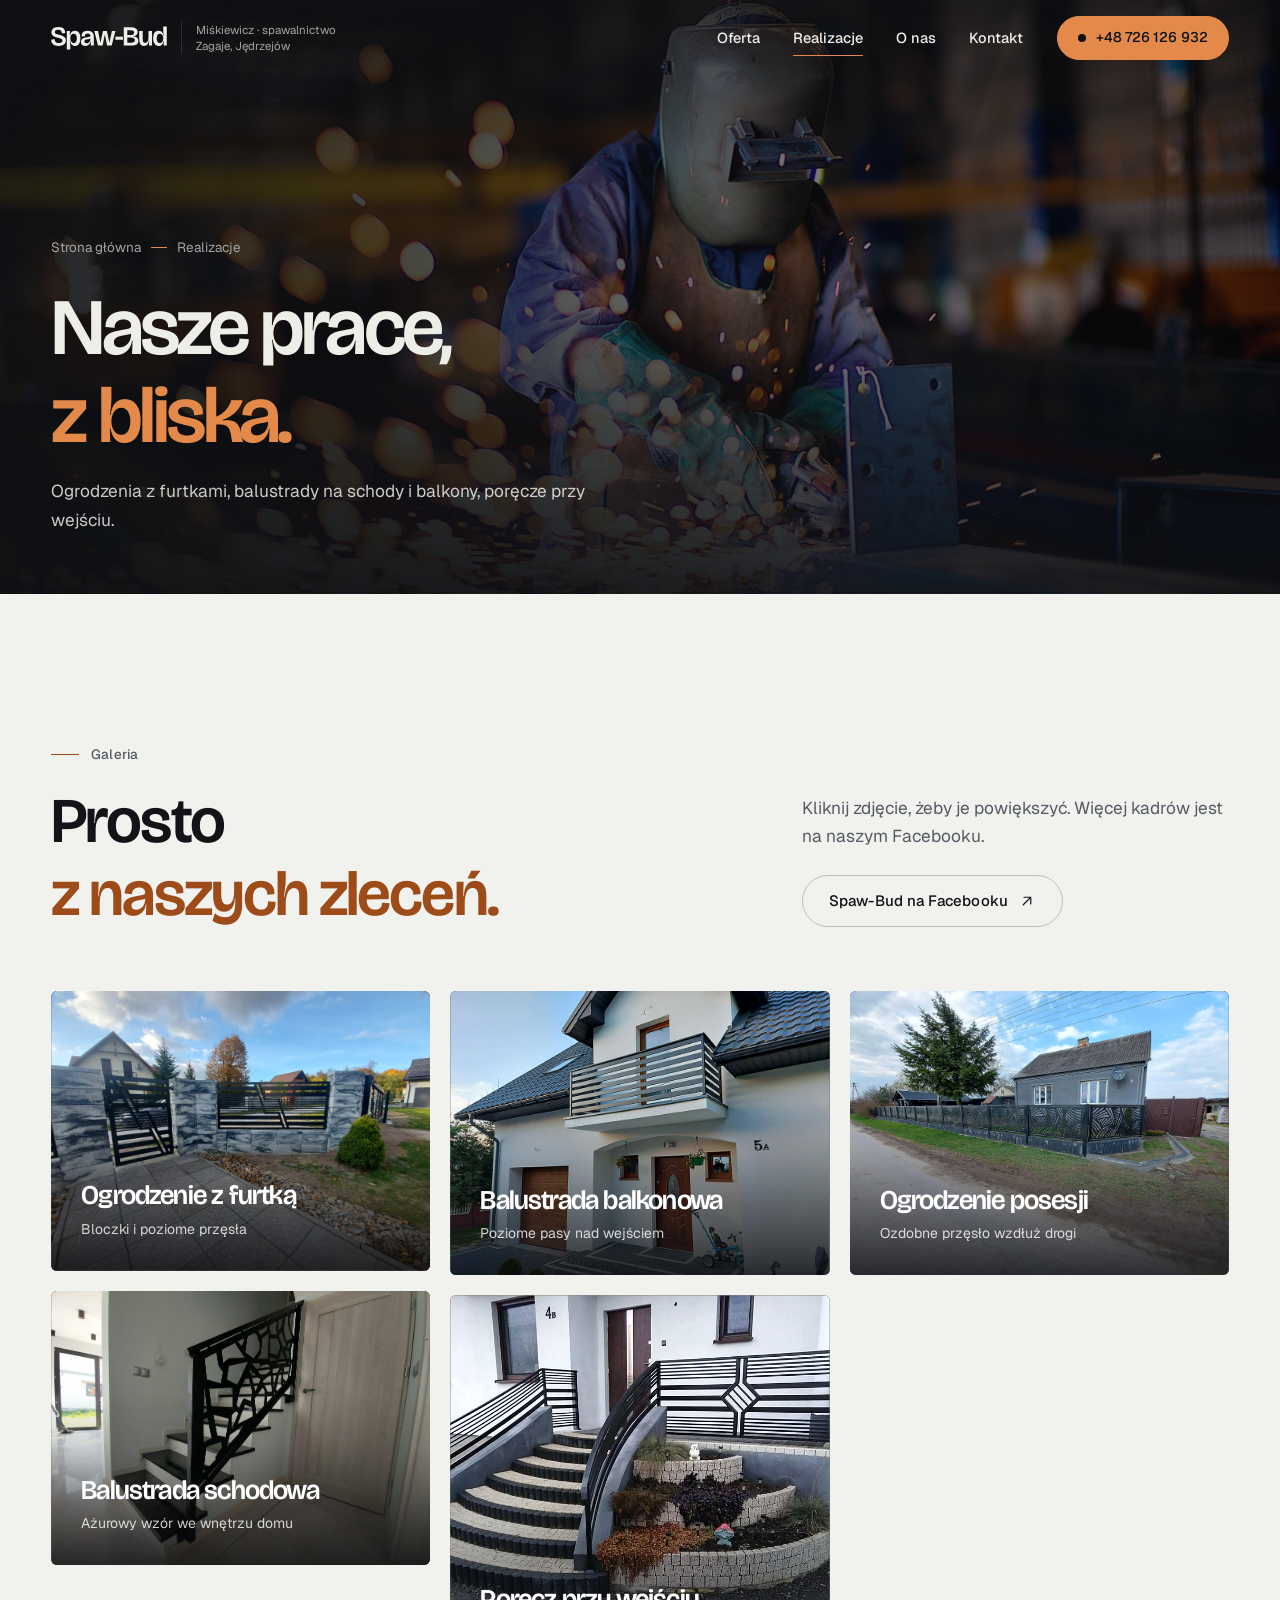
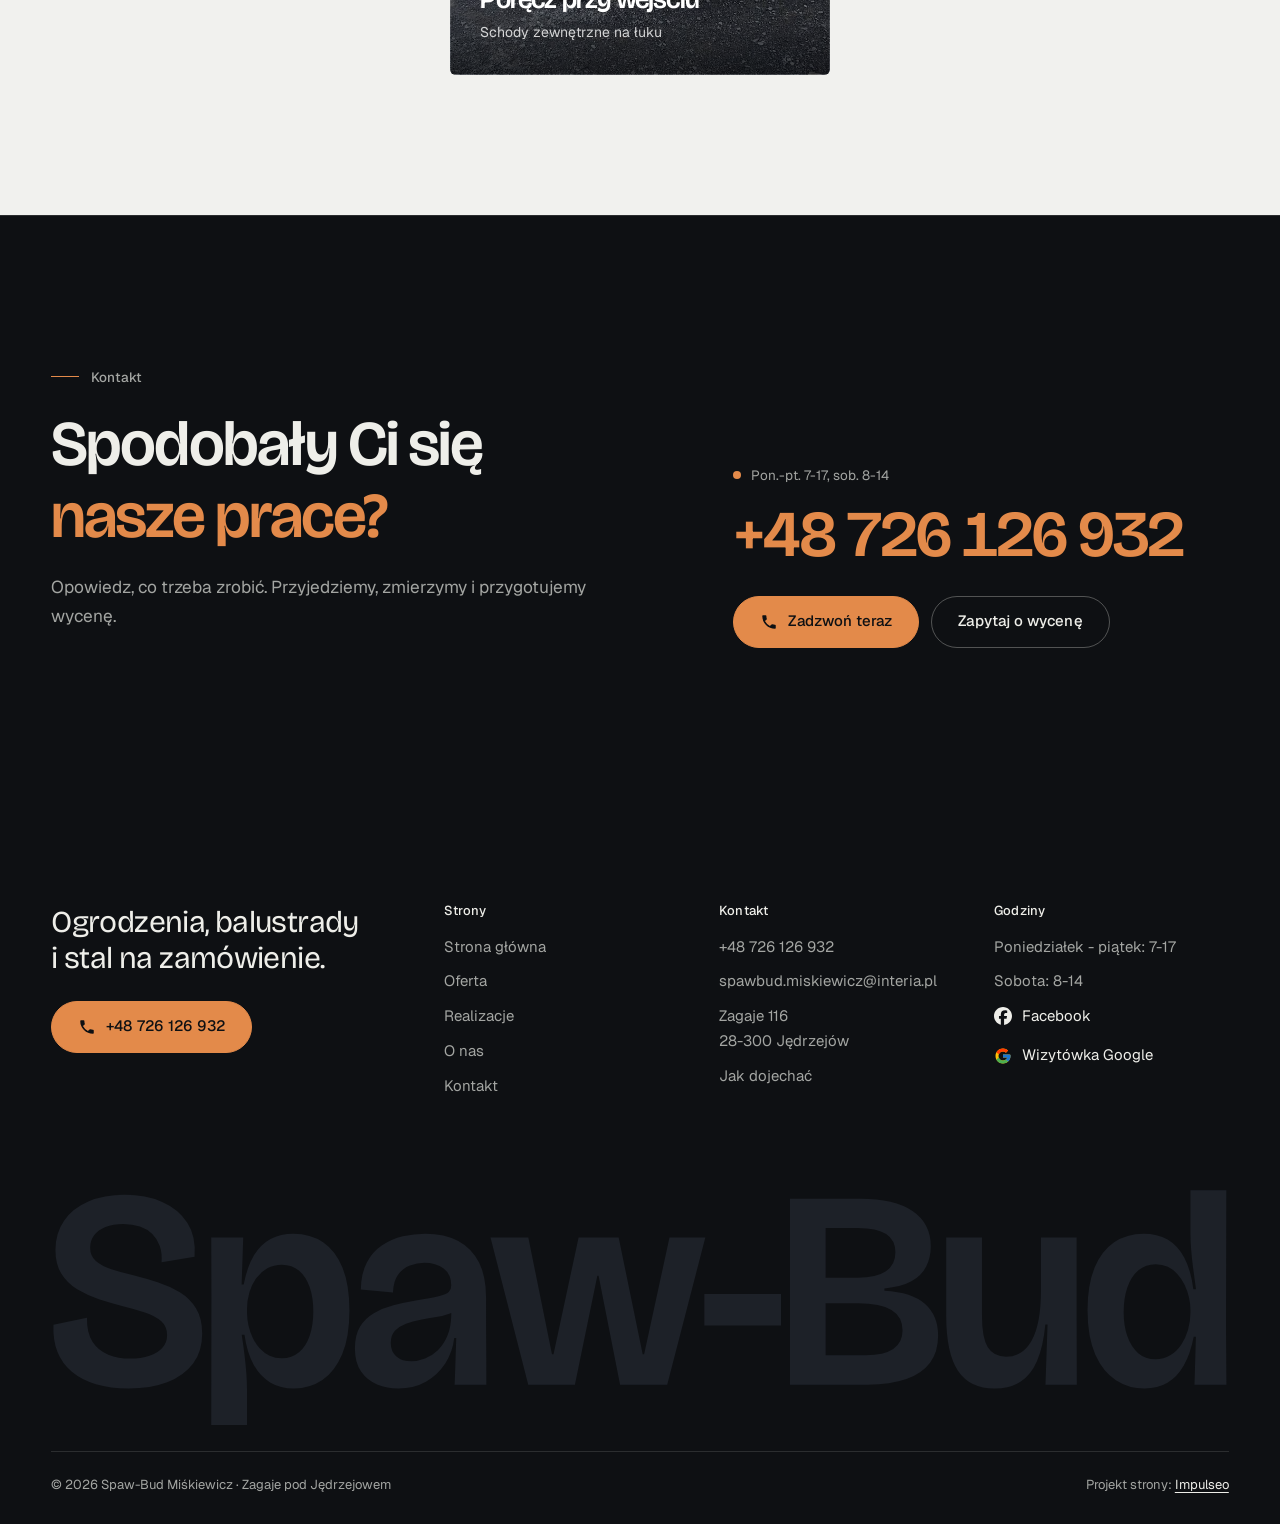
<file: realizacje.html>
<!DOCTYPE html>
<html lang="pl">
<head>
<meta charset="UTF-8">
<meta name="viewport" content="width=device-width, initial-scale=1.0">
<title>Realizacje - ogrodzenia i balustrady · Spaw-Bud Miśkiewicz</title>
<meta name="description" content="Nasze prace: ogrodzenia z furtkami, balustrady na schody i balkony, poręcze przy wejściu. Jędrzejów i okolice.">
<link rel="canonical" href="https://impulseo-pl.github.io/spaw-bud-miskiewicz/realizacje.html">
<meta name="robots" content="noindex, nofollow">
<meta name="theme-color" content="#0E1013">
<meta property="og:type" content="website">
<meta property="og:locale" content="pl_PL">
<meta property="og:site_name" content="Spaw-Bud Miśkiewicz">
<meta property="og:title" content="Realizacje - ogrodzenia i balustrady · Spaw-Bud Miśkiewicz">
<meta property="og:description" content="Nasze prace: ogrodzenia z furtkami, balustrady na schody i balkony, poręcze przy wejściu. Jędrzejów i okolice.">
<meta property="og:url" content="https://impulseo-pl.github.io/spaw-bud-miskiewicz/realizacje.html">
<meta property="og:image" content="https://impulseo-pl.github.io/spaw-bud-miskiewicz/img/og.jpg">
<meta property="og:image:width" content="1200">
<meta property="og:image:height" content="630">
<meta name="twitter:card" content="summary_large_image">
<script>(function(){var d=document.documentElement;d.classList.add('js');try{if(!window.matchMedia('(prefers-reduced-motion: reduce)').matches)d.classList.add('anim');}catch(e){}setTimeout(function(){if(!d.classList.contains('anim-ok'))d.classList.remove('anim');},3500);})();</script>
<link rel="preload" as="image" href="img/ph1.jpg" fetchpriority="high">
<link rel="preconnect" href="https://fonts.googleapis.com">
<link rel="preconnect" href="https://fonts.gstatic.com" crossorigin>
<link href="https://fonts.googleapis.com/css2?family=Bricolage+Grotesque:opsz,wght@12..96,400..700&family=Geist:wght@400..600&display=swap" rel="stylesheet">
<link rel="stylesheet" href="assets/styles.css?v=20261109a">
<script src="assets/lenis.min.js?v=1.1.20" defer></script>
<script src="assets/main.js?v=20261109a" defer></script>
</head>
<body>
<a class="skip" href="#tresc">Przejdź do treści</a>
<header class="site-head">
<div class="head-in">
  <a class="brand" href="index.html" aria-label="Spaw-Bud Miśkiewicz - strona główna">
    <span class="znak"><svg class="wm" viewBox="19 -698 4180 849" role="img" aria-label="Spaw-Bud"><path pathLength="1" style="--i:0" d="M294.66693115234375 13.66668701171875Q229.33331298828125 13.66668701171875 178.4998779296875 -1.500030517578125Q127.66644287109375 -16.666748046875 92.999755859375 -45.66680908203125Q58.33306884765625 -74.6668701171875 41.666412353515625 -116.83355712890625Q24.999755859375 -159.000244140625 27.6663818359375 -212.66680908203125L146.66827392578125 -237.333984375Q145.66845703125 -184.0010986328125 166.16827392578125 -152.33462524414062Q186.6680908203125 -120.66815185546875 222.16775512695312 -106.50152587890625Q257.66741943359375 -92.33489990234375 299.6671142578125 -92.33489990234375Q339.33319091796875 -92.33489990234375 368.6661376953125 -102.50140380859375Q397.99908447265625 -112.66790771484375 414.4989013671875 -131.33425903320312Q430.99871826171875 -150.0006103515625 430.99871826171875 -175.66680908203125Q430.99871826171875 -207.3330078125 409.4989318847656 -225.99948120117188Q387.9991455078125 -244.66595458984375 352.3327331542969 -256.4992370605469Q316.66632080078125 -268.33251953125 274.3331298828125 -278.6658935546875Q231.3331298828125 -289.66595458984375 188.99978637695312 -303.3326721191406Q146.66644287109375 -316.9993896484375 111.83309936523438 -338.1661071777344Q76.999755859375 -359.33282470703125 55.83306884765625 -393.3328857421875Q34.6663818359375 -427.33294677734375 34.6663818359375 -477.99969482421875Q34.6663818359375 -538.333251953125 65.33316040039062 -582.1666564941406Q95.99993896484375 -626.0000610351562 151.50006103515625 -649.8333740234375Q207.00018310546875 -673.6666870117188 280.6668701171875 -673.6666870117188Q355.66705322265625 -673.6666870117188 413.5005798339844 -648.6665954589844Q471.3341064453125 -623.66650390625 502.8341979980469 -574.8330383300781Q534.3342895507812 -525.9995727539062 528.6675415039062 -453.99945068359375L411.33233642578125 -434.33251953125Q413.66558837890625 -467.33233642578125 404.9990234375 -492.4988708496094Q396.33245849609375 -517.6654052734375 378.49932861328125 -534.9986572265625Q360.66619873046875 -552.3319091796875 334.66644287109375 -561.3318786621094Q308.66668701171875 -570.3318481445312 275.6668701171875 -570.3318481445312Q238.33392333984375 -570.3318481445312 212.1676025390625 -559.6653442382812Q186.00128173828125 -548.9988403320312 172.00149536132812 -530.1658020019531Q158.001708984375 -511.332763671875 158.001708984375 -486.33319091796875Q158.001708984375 -456.66705322265625 178.16812133789062 -438.8339538574219Q198.33453369140625 -421.0008544921875 233.16757202148438 -409.834228515625Q268.0006103515625 -398.6676025390625 311.00048828125 -388.00091552734375Q354.33380126953125 -377.0008544921875 397.16717529296875 -363.3341369628906Q440.00054931640625 -349.66741943359375 476.1672668457031 -327.50067138671875Q512.333984375 -305.33392333984375 534.0007019042969 -270.00048828125Q555.6674194335938 -234.66705322265625 555.6674194335938 -180.6668701171875Q555.6674194335938 -117.3333740234375 522.833984375 -74.0Q490.00054931640625 -30.6666259765625 431.3337707519531 -8.499969482421875Q372.6669921875 13.66668701171875 294.66693115234375 13.66668701171875Z"/><path pathLength="1" style="--i:1" d="M587.6663818359375 143.66693115234375 588.3330078125 -313.66827392578125 587.6663818359375 -522.0003662109375H701.3347778320312L695.66845703125 -355.667236328125H703.0017700195312Q715.001708984375 -418.6669921875 739.0015869140625 -458.50030517578125Q763.00146484375 -498.3336181640625 798.3347473144531 -517.1669921875Q833.6680297851562 -536.0003662109375 880.0015258789062 -536.0003662109375Q940.0016479492188 -536.0003662109375 984.6682434082031 -505.6669616699219Q1029.3348388671875 -475.33355712890625 1053.834716796875 -414.83349609375Q1078.3345947265625 -354.33343505859375 1078.3345947265625 -263.33349609375Q1078.3345947265625 -169.0 1052.5012817382812 -107.49996948242188Q1026.66796875 -45.99993896484375 982.3346557617188 -16.1666259765625Q938.0013427734375 13.66668701171875 881.6680297851562 13.66668701171875Q833.0015869140625 13.66668701171875 796.6683654785156 -7.99981689453125Q760.3351440429688 -29.66632080078125 737.3351745605469 -72.33279418945312Q714.335205078125 -114.999267578125 705.6685180664062 -176.9991455078125L696.0018920898438 -176.66583251953125Q701.6685180664062 -139.9996337890625 705.8351745605469 -105.99978637695312Q710.0018310546875 -71.99993896484375 712.3351745605469 -41.666595458984375Q714.6685180664062 -11.333251953125 714.6685180664062 16.0001220703125V143.66693115234375ZM838.0003051757812 -93.33489990234375Q874.3333740234375 -93.33489990234375 899.3330993652344 -114.66815185546875Q924.3328247070312 -136.00140380859375 937.1659545898438 -173.66775512695312Q949.9990844726562 -211.3341064453125 949.9990844726562 -259.66668701171875Q949.9990844726562 -307.99951171875 937.3325500488281 -345.3325500488281Q924.666015625 -382.66558837890625 899.8329467773438 -404.16546630859375Q874.9998779296875 -425.66534423828125 838.3336181640625 -425.66534423828125Q809.6675415039062 -425.66534423828125 786.8345031738281 -413.16558837890625Q764.00146484375 -400.66583251953125 748.0015869140625 -378.832763671875Q732.001708984375 -356.99969482421875 723.3350524902344 -328.3331298828125Q714.6683959960938 -299.66656494140625 714.6683959960938 -266.666259765625V-258.33306884765625Q714.6683959960938 -233.9993896484375 720.0017700195312 -210.33282470703125Q725.3351440429688 -186.666259765625 735.3351440429688 -165.49990844726562Q745.3351440429688 -144.33355712890625 760.3350219726562 -128.0006103515625Q775.3348999023438 -111.66766357421875 794.8345642089844 -102.50128173828125Q814.334228515625 -93.33489990234375 838.0003051757812 -93.33489990234375Z"/><path pathLength="1" style="--i:2" d="M1251.9999389648438 13.66668701171875Q1211.6666259765625 13.66668701171875 1176.4999084472656 -0.6666259765625Q1141.3331909179688 -14.99993896484375 1119.4997863769531 -46.333282470703125Q1097.6663818359375 -77.6666259765625 1097.6663818359375 -129.00006103515625Q1097.6663818359375 -176.00018310546875 1115.6664428710938 -205.66690063476562Q1133.66650390625 -235.3336181640625 1164.8332214355469 -253.66696166992188Q1195.9999389648438 -272.00030517578125 1234.6665649414062 -281.8336181640625Q1273.3331909179688 -291.66693115234375 1313.9996337890625 -298.66693115234375Q1368.3328247070312 -308.3336181640625 1394.9994506835938 -314.1669616699219Q1421.6660766601562 -320.00030517578125 1430.6661071777344 -328.5002746582031Q1439.6661376953125 -337.000244140625 1439.6661376953125 -352.33349609375Q1439.6661376953125 -391.3328857421875 1412.6664733886719 -411.99920654296875Q1385.6668090820312 -432.66552734375 1344.0005493164062 -432.66552734375Q1318.3341064453125 -432.66552734375 1293.0009765625 -422.99896240234375Q1267.6678466796875 -413.3323974609375 1250.8346862792969 -390.3325500488281Q1234.0015258789062 -367.33270263671875 1233.0016479492188 -326.99951171875L1118.66650390625 -337.99945068359375Q1119.6663208007812 -395.3331298828125 1140.1663513183594 -433.6666564941406Q1160.6663818359375 -472.00018310546875 1194.3332214355469 -494.3335876464844Q1228.0000610351562 -516.6669921875 1267.8336181640625 -526.3336791992188Q1307.6671752929688 -536.0003662109375 1347.3340454101562 -536.0003662109375Q1416.3346557617188 -536.0003662109375 1464.5014953613281 -510.16680908203125Q1512.6683349609375 -484.333251953125 1538.0016174316406 -433.9996032714844Q1563.3348999023438 -383.66595458984375 1563.3348999023438 -309.33233642578125V-213.33245849609375Q1563.668212890625 -177.999267578125 1563.8348693847656 -142.16607666015625Q1564.0015258789062 -106.3328857421875 1564.1681823730469 -70.83303833007812Q1564.3348388671875 -35.33319091796875 1564.3348388671875 0.0H1451.66650390625Q1453.3330688476562 -40.6663818359375 1454.6663208007812 -80.83285522460938Q1455.9995727539062 -120.99932861328125 1457.3328247070312 -165.33245849609375H1450.3328857421875Q1444.6663208007812 -115.66607666015625 1418.3330383300781 -74.99960327148438Q1391.999755859375 -34.3331298828125 1349.6664733886719 -10.333221435546875Q1307.3331909179688 13.66668701171875 1251.9999389648438 13.66668701171875ZM1298.001220703125 -83.00128173828125Q1322.0007934570312 -83.00128173828125 1346.6671447753906 -92.66775512695312Q1371.33349609375 -102.334228515625 1392.1666259765625 -122.33392333984375Q1412.999755859375 -142.3336181640625 1425.9996337890625 -173.33334350585938Q1438.99951171875 -204.33306884765625 1439.6661376953125 -246.3328857421875L1439.9994506835938 -269.666259765625L1466.6661376953125 -275.332763671875Q1456.9995727539062 -260.99951171875 1435.3330993652344 -252.83285522460938Q1413.6666259765625 -244.66619873046875 1386.1669006347656 -239.99954223632812Q1358.6671752929688 -235.3328857421875 1330.6674499511719 -230.33291625976562Q1302.667724609375 -225.33294677734375 1278.66796875 -216.1663818359375Q1254.668212890625 -206.99981689453125 1239.8350219726562 -191.16668701171875Q1225.0018310546875 -175.33355712890625 1225.0018310546875 -147.667236328125Q1225.0018310546875 -117.33416748046875 1245.0017395019531 -100.167724609375Q1265.0016479492188 -83.00128173828125 1298.001220703125 -83.00128173828125Z"/><path pathLength="1" style="--i:3" d="M1712.9993286132812 0.0 1578.9998779296875 -522.0003662109375H1713.3355102539062L1797.3341064453125 -108.001708984375H1802.6674194335938L1891.6661376953125 -522.0003662109375H2034.001708984375L2119.3338623046875 -108.001708984375H2124.3338623046875L2214.3323974609375 -522.0003662109375H2341.6677856445312L2206.335205078125 0.0H2038.9992065429688L1962.667236328125 -386.33148193359375H1958.3338623046875L1878.6686401367188 0.0Z"/><path pathLength="1" style="--i:4" d="M2337.9999389648438 -209.99908447265625V-322.00091552734375H2610.3339233398438V-209.99908447265625Z"/><path pathLength="1" style="--i:5" d="M2641.9996337890625 0.0V-660.0H2891.0006713867188Q2952.0006713867188 -660.0 2998.500732421875 -648.8333435058594Q3045.0007934570312 -637.6666870117188 3077.0008850097656 -616.1666870117188Q3109.0009765625 -594.6666870117188 3125.5010375976562 -563.3333129882812Q3142.0010986328125 -531.9999389648438 3142.0010986328125 -490.66650390625Q3142.0010986328125 -451.999755859375 3125.667755126953 -419.4997863769531Q3109.3344116210938 -386.99981689453125 3073.0010681152344 -366.6665344238281Q3036.667724609375 -346.333251953125 2977.3344116210938 -341.66656494140625V-332.9998779296875Q3075.6679077148438 -327.333251953125 3121.8345336914062 -286.1665344238281Q3168.0011596679688 -244.99981689453125 3168.0011596679688 -173.6666259765625Q3168.0011596679688 -116.333251953125 3139.3344116210938 -77.99993896484375Q3110.6676635742188 -39.6666259765625 3055.1675415039062 -19.83331298828125Q2999.6674194335938 0.0 2916.6672973632812 0.0ZM2768.66845703125 -104.33489990234375H2912.00048828125Q2975.6663818359375 -104.33489990234375 3008.6660766601562 -126.5013427734375Q3041.665771484375 -148.66778564453125 3041.665771484375 -192.00054931640625Q3041.665771484375 -241.33319091796875 3002.3329162597656 -265.16619873046875Q2963.0000610351562 -288.99920654296875 2884.3343505859375 -288.99920654296875H2768.66845703125ZM2768.66845703125 -379.333740234375H2882.33349609375Q2948.9995727539062 -379.333740234375 2982.666015625 -402.1668395996094Q3016.3324584960938 -424.99993896484375 3016.3324584960938 -469.6661376953125Q3016.3324584960938 -513.6655883789062 2983.499481201172 -534.9986877441406Q2950.66650390625 -556.331787109375 2883.333984375 -556.331787109375H2768.66845703125Z"/><path pathLength="1" style="--i:6" d="M3368.6661987304688 13.66668701171875Q3279.9996948242188 13.66668701171875 3238.333038330078 -49.3331298828125Q3196.6663818359375 -112.33294677734375 3196.6663818359375 -243.66583251953125V-522.0003662109375H3323.6685180664062V-244.99920654296875Q3323.6685180664062 -166.00048828125 3344.334930419922 -132.50112915039062Q3365.0013427734375 -99.00177001953125 3409.0005493164062 -99.00177001953125Q3437.6668090820312 -99.00177001953125 3460.4998779296875 -113.00161743164062Q3483.3329467773438 -127.00146484375 3499.6661376953125 -155.66781616210938Q3515.9993286132812 -184.33416748046875 3524.499267578125 -229.16702270507812Q3532.9992065429688 -273.9998779296875 3532.9992065429688 -336.6658935546875V-522.0003662109375H3659.6680297851562V-250.99920654296875L3660.3346557617188 0.0H3548.9996948242188L3556.3325805664062 -213.3328857421875H3548.6659545898438Q3540.9993896484375 -133.99969482421875 3519.1661071777344 -83.99978637695312Q3497.3328247070312 -33.9998779296875 3460.1661682128906 -10.166595458984375Q3422.99951171875 13.66668701171875 3368.6661987304688 13.66668701171875Z"/><path pathLength="1" style="--i:7" d="M3900.9995727539062 13.66668701171875Q3844.99951171875 13.66668701171875 3798.999542236328 -16.00006103515625Q3752.9995727539062 -45.66680908203125 3725.666290283203 -107.33355712890625Q3698.3330078125 -169.00030517578125 3698.3330078125 -264.6669921875Q3698.3330078125 -354.66705322265625 3723.166290283203 -415.0003967285156Q3747.9995727539062 -475.333740234375 3792.8328552246094 -505.66705322265625Q3837.6661376953125 -536.0003662109375 3896.6661376953125 -536.0003662109375Q3945.999267578125 -536.0003662109375 3982.4992065429688 -514.8338317871094Q4018.9991455078125 -493.66729736328125 4041.9991455078125 -450.00079345703125Q4064.9991455078125 -406.33428955078125 4073.9991455078125 -339.00103759765625H4083.3324584960938Q4077.6658325195312 -379.66729736328125 4072.9991455078125 -414.8338317871094Q4068.3324584960938 -450.0003662109375 4065.9991149902344 -480.66705322265625Q4063.665771484375 -511.333740234375 4063.665771484375 -537.6671142578125V-690.0006103515625H4191.001220703125L4190.001281738281 -206.6654052734375L4191.334533691406 0.0H4077.99951171875L4082.9992065429688 -169.666259765625H4075.3325805664062Q4063.3326416015625 -108.3331298828125 4039.9993591308594 -67.4998779296875Q4016.6660766601562 -26.6666259765625 3982.1661376953125 -6.499969482421875Q3947.6661987304688 13.66668701171875 3900.9995727539062 13.66668701171875ZM3939.3340454101562 -90.3348388671875Q3968.666748046875 -90.3348388671875 3991.8330993652344 -104.1678466796875Q4014.9994506835938 -118.0008544921875 4030.8326721191406 -141.83383178710938Q4046.6658935546875 -165.66680908203125 4055.1658935546875 -195.16665649414062Q4063.6658935546875 -224.66650390625 4063.6658935546875 -255.6668701171875V-263.00018310546875Q4063.6658935546875 -286.33392333984375 4058.33251953125 -310.0005798339844Q4052.9991455078125 -333.667236328125 4042.832489013672 -354.6669616699219Q4032.6658325195312 -375.66668701171875 4017.8326110839844 -392.16632080078125Q4002.9993896484375 -408.66595458984375 3983.4996948242188 -418.1656799316406Q3964.0 -427.6654052734375 3940.3339233398438 -427.6654052734375Q3904.6675415039062 -427.6654052734375 3879.0011596679688 -405.66546630859375Q3853.3347778320312 -383.66552734375 3840.0016479492188 -345.3324890136719Q3826.6685180664062 -306.99945068359375 3826.6685180664062 -257.33343505859375Q3826.6685180664062 -209.333984375 3839.8350524902344 -171.33428955078125Q3853.0015869140625 -133.3345947265625 3878.167999267578 -111.834716796875Q3903.3344116210938 -90.3348388671875 3939.3340454101562 -90.3348388671875Z"/></svg></span>
    <span class="brand-sub">Miśkiewicz · spawalnictwo<br>Zagaje, Jędrzejów</span>
  </a>
  <nav class="nav-links" aria-label="Menu główne">
    <a class="nl" href="oferta.html">Oferta</a><a class="nl" href="realizacje.html" aria-current="page">Realizacje</a><a class="nl" href="o-nas.html">O&nbsp;nas</a><a class="nl" href="kontakt.html">Kontakt</a>
    <a class="btn btn-copper nav-cta" href="tel:+48726126932"><span class="live" aria-hidden="true"></span>+48 726 126 932</a>
  </nav>
  <button class="burger" type="button" aria-label="Otwórz menu" aria-expanded="false" aria-controls="mnav"><span></span><span></span></button>
</div>
</header>

<div class="mnav" id="mnav">
  <div class="mnav-in">
    <a class="ml" href="index.html">Strona główna</a><a class="ml" href="oferta.html">Oferta</a><a class="ml" href="realizacje.html" aria-current="page">Realizacje</a><a class="ml" href="o-nas.html">O&nbsp;nas</a><a class="ml" href="kontakt.html">Kontakt</a>
    <div class="mnav-foot">
      <span>Pon.-pt. 7-17, sob. 8-14</span>
      <a class="btn btn-copper" href="tel:+48726126932"><svg class="ico" width="16" height="16" viewBox="0 0 24 24" fill="none" aria-hidden="true"><path d="M6.6 10.8a15.5 15.5 0 0 0 6.6 6.6l2.2-2.2a1 1 0 0 1 1-.24 11.4 11.4 0 0 0 3.6.58 1 1 0 0 1 1 1V20a1 1 0 0 1-1 1A17 17 0 0 1 3 4a1 1 0 0 1 1-1h3.5a1 1 0 0 1 1 1c0 1.25.2 2.46.58 3.6a1 1 0 0 1-.25 1l-2.23 2.2Z" fill="currentColor"/></svg>+48 726 126 932</a>
    </div>
  </div>
</div>
<main id="tresc">

<section class="pagehead">
  <div class="pagehead-media"><img src="img/ph1.jpg" alt="Szlifowanie stali w hali, iskry w powietrzu" width="1920" height="1278" decoding="async" fetchpriority="high"></div>
  <div class="ph-in">
    <p class="crumb up" style="--d:0"><a href="index.html">Strona główna</a><span class="sl" aria-hidden="true"></span>Realizacje</p>
    <h1><span class="ln"><span class="ln-i" style="--k:0">Nasze prace,</span></span><span class="ln"><span class="ln-i" style="--k:1"><em>z&nbsp;bliska.</em></span></span></h1>
    <p class="ph-lead up" style="--d:300">Ogrodzenia z&nbsp;furtkami, balustrady na schody i&nbsp;balkony, poręcze przy wejściu.</p>
  </div>
</section>

<section class="sec">
  <div class="wrap">
    <div class="sec-head">
      <div>
        <p class="eyebrow rv">Galeria</p>
        <h2 class="h2 rv rv-h"><span class="ln"><span class="ln-i" style="--k:0">Prosto</span></span><span class="ln"><span class="ln-i" style="--k:1"><em>z&nbsp;naszych zleceń.</em></span></span></h2>
      </div>
      <div class="side rv" style="--d:120">
        <p class="lead">Kliknij zdjęcie, żeby je powiększyć. Więcej kadrów jest na naszym Facebooku.</p>
        <a class="btn btn-ghost" href="https://www.facebook.com/p/Spaw-Bud-Mi%C5%9Bkiewicz-100045496760131/" target="_blank" rel="noopener">Spaw-Bud na Facebooku<svg class="ico" width="18" height="18" viewBox="0 0 24 24" fill="none" stroke="currentColor" stroke-width="1.6" stroke-linecap="round" stroke-linejoin="round" aria-hidden="true"><path d="M7 17 17 7M8 7h9v9"/></svg></a>
      </div>
    </div>
    <div class="masonry">
      <a class="tile rv-img rv" style="--d:0" href="img/g1.jpg" data-lb="Ogrodzenie z furtką - Bloczki i poziome przęsła">
        <img src="img/g1.jpg" alt="Ogrodzenie z furtką - realizacja Spaw-Bud" width="1930" height="1424" decoding="async">
        <span class="tile-cap"><h3>Ogrodzenie z furtką</h3><span>Bloczki i&nbsp;poziome przęsła</span></span>
      </a><a class="tile rv-img rv" style="--d:110" href="img/about.jpg" data-lb="Balustrada schodowa - Ażurowy wzór we wnętrzu domu">
        <img src="img/about.jpg" alt="Balustrada schodowa - realizacja Spaw-Bud" width="1886" height="1364" decoding="async">
        <span class="tile-cap"><h3>Balustrada schodowa</h3><span>Ażurowy wzór we wnętrzu domu</span></span>
      </a><a class="tile rv-img rv" style="--d:220" href="img/g3.jpg" data-lb="Balustrada balkonowa - Poziome pasy nad wejściem">
        <img src="img/g3.jpg" alt="Balustrada balkonowa - realizacja Spaw-Bud" width="960" height="720" decoding="async">
        <span class="tile-cap"><h3>Balustrada balkonowa</h3><span>Poziome pasy nad wejściem</span></span>
      </a><a class="tile rv-img rv" style="--d:0" href="img/g4.jpg" data-lb="Poręcz przy wejściu - Schody zewnętrzne na łuku">
        <img src="img/g4.jpg" alt="Poręcz przy wejściu - realizacja Spaw-Bud" width="720" height="720" loading="lazy" decoding="async">
        <span class="tile-cap"><h3>Poręcz przy wejściu</h3><span>Schody zewnętrzne na łuku</span></span>
      </a><a class="tile rv-img rv" style="--d:110" href="img/g2.jpg" data-lb="Ogrodzenie posesji - Ozdobne przęsło wzdłuż drogi">
        <img src="img/g2.jpg" alt="Ogrodzenie posesji - realizacja Spaw-Bud" width="2000" height="1500" loading="lazy" decoding="async">
        <span class="tile-cap"><h3>Ogrodzenie posesji</h3><span>Ozdobne przęsło wzdłuż drogi</span></span>
      </a>
    </div>
  </div>
</section>
<section class="cta-band dark">
  <div class="wrap cta-grid">
    <div>
      <p class="eyebrow rv">Kontakt</p>
      <h2 class="h2 rv rv-h"><span class="ln"><span class="ln-i" style="--k:0">Spodobały Ci się</span></span><span class="ln"><span class="ln-i" style="--k:1"><em>nasze prace?</em></span></span></h2>
      <p class="lead rv" style="--d:120">Opowiedz, co trzeba zrobić. Przyjedziemy, zmierzymy i&nbsp;przygotujemy wycenę.</p>
    </div>
    <div class="cta-side rv" style="--d:180">
      <span class="lbl"><span class="live" aria-hidden="true"></span>Pon.-pt. 7-17, sob. 8-14</span>
      <a class="cta-phone" href="tel:+48726126932">+48 726 126 932</a>
      <div class="cta-row">
        <a class="btn btn-copper" href="tel:+48726126932"><svg class="ico" width="16" height="16" viewBox="0 0 24 24" fill="none" aria-hidden="true"><path d="M6.6 10.8a15.5 15.5 0 0 0 6.6 6.6l2.2-2.2a1 1 0 0 1 1-.24 11.4 11.4 0 0 0 3.6.58 1 1 0 0 1 1 1V20a1 1 0 0 1-1 1A17 17 0 0 1 3 4a1 1 0 0 1 1-1h3.5a1 1 0 0 1 1 1c0 1.25.2 2.46.58 3.6a1 1 0 0 1-.25 1l-2.23 2.2Z" fill="currentColor"/></svg>Zadzwoń teraz</a>
        <a class="btn btn-ghost" href="kontakt.html">Zapytaj o&nbsp;wycenę</a>
      </div>
    </div>
  </div>
</section>
</main>
<footer class="site-foot">
  <div class="wrap">
    <div class="foot-top">
      <div>
        <p class="foot-claim">Ogrodzenia, balustrady i&nbsp;stal na zamówienie.</p>
        <a class="btn btn-copper" href="tel:+48726126932"><svg class="ico" width="16" height="16" viewBox="0 0 24 24" fill="none" aria-hidden="true"><path d="M6.6 10.8a15.5 15.5 0 0 0 6.6 6.6l2.2-2.2a1 1 0 0 1 1-.24 11.4 11.4 0 0 0 3.6.58 1 1 0 0 1 1 1V20a1 1 0 0 1-1 1A17 17 0 0 1 3 4a1 1 0 0 1 1-1h3.5a1 1 0 0 1 1 1c0 1.25.2 2.46.58 3.6a1 1 0 0 1-.25 1l-2.23 2.2Z" fill="currentColor"/></svg>+48 726 126 932</a>
      </div>
      <div>
        <h4>Strony</h4>
        <ul><li><a href="index.html">Strona główna</a></li><li><a href="oferta.html">Oferta</a></li><li><a href="realizacje.html">Realizacje</a></li><li><a href="o-nas.html">O&nbsp;nas</a></li><li><a href="kontakt.html">Kontakt</a></li></ul>
      </div>
      <div>
        <h4>Kontakt</h4>
        <ul>
          <li><a href="tel:+48726126932">+48 726 126 932</a></li>
          <li><a href="mailto:spawbud.miskiewicz@interia.pl">spawbud.miskiewicz@interia.pl</a></li>
          <li>Zagaje 116<br>28-300 Jędrzejów</li>
          <li><a href="https://www.google.com/maps?cid=7656851274233127819" target="_blank" rel="noopener">Jak dojechać</a></li>
        </ul>
      </div>
      <div>
        <h4>Godziny</h4>
        <ul>
          <li>Poniedziałek - piątek: 7-17</li>
          <li>Sobota: 8-14</li>
          <li><a class="soc" href="https://www.facebook.com/p/Spaw-Bud-Mi%C5%9Bkiewicz-100045496760131/" target="_blank" rel="noopener" aria-label="Facebook - Spaw-Bud Miśkiewicz"><svg viewBox="0 0 24 24" aria-hidden="true" focusable="false"><path d="M9.101 23.691v-7.98H6.627v-3.667h2.474v-1.58c0-4.085 1.848-5.978 5.858-5.978.401 0 .955.042 1.468.103a8.68 8.68 0 0 1 1.141.195v3.325a8.623 8.623 0 0 0-.653-.036 26.805 26.805 0 0 0-.733-.009c-.707 0-1.259.096-1.675.309a1.686 1.686 0 0 0-.679.622c-.258.42-.374.995-.374 1.752v1.297h3.919l-.386 2.103-.287 1.564h-3.246v8.245C19.396 23.238 24 18.179 24 12.044c0-6.627-5.373-12-12-12s-12 5.373-12 12c0 5.628 3.874 10.35 9.101 11.647Z" fill="currentColor"/></svg>Facebook</a></li>
          <li><a class="soc" href="https://www.google.com/maps?cid=7656851274233127819" target="_blank" rel="noopener" aria-label="Wizytówka Spaw-Bud Miśkiewicz w Google"><svg class="g-logo" viewBox="0 0 48 48" aria-hidden="true"><path fill="#FFC107" d="M43.6 20.5H42V20H24v8h11.3C33.7 32.7 29.2 36 24 36c-6.6 0-12-5.4-12-12s5.4-12 12-12c3.1 0 5.8 1.2 7.9 3.1l5.7-5.7C34 6.1 29.3 4 24 4 12.9 4 4 12.9 4 24s8.9 20 20 20 20-8.9 20-20c0-1.3-.1-2.4-.4-3.5z"/><path fill="#FF3D00" d="m6.3 14.7 6.6 4.8C14.7 15.1 19 12 24 12c3.1 0 5.8 1.2 7.9 3.1l5.7-5.7C34 6.1 29.3 4 24 4 16.3 4 9.7 8.3 6.3 14.7z"/><path fill="#4CAF50" d="M24 44c5.2 0 9.9-2 13.4-5.2l-6.2-5.2A11.9 11.9 0 0 1 24 36c-5.2 0-9.6-3.3-11.3-7.9l-6.5 5C9.5 39.6 16.2 44 24 44z"/><path fill="#1976D2" d="M43.6 20.5H42V20H24v8h11.3a12 12 0 0 1-4.1 5.6l6.2 5.2C37 39.2 44 34 44 24c0-1.3-.1-2.4-.4-3.5z"/></svg>Wizytówka Google</a></li>
        </ul>
      </div>
    </div>
    <div class="foot-mark" aria-hidden="true"><svg class="wm-foot" viewBox="19 -698 4180 849" aria-hidden="true" focusable="false"><path d="M294.66693115234375 13.66668701171875Q229.33331298828125 13.66668701171875 178.4998779296875 -1.500030517578125Q127.66644287109375 -16.666748046875 92.999755859375 -45.66680908203125Q58.33306884765625 -74.6668701171875 41.666412353515625 -116.83355712890625Q24.999755859375 -159.000244140625 27.6663818359375 -212.66680908203125L146.66827392578125 -237.333984375Q145.66845703125 -184.0010986328125 166.16827392578125 -152.33462524414062Q186.6680908203125 -120.66815185546875 222.16775512695312 -106.50152587890625Q257.66741943359375 -92.33489990234375 299.6671142578125 -92.33489990234375Q339.33319091796875 -92.33489990234375 368.6661376953125 -102.50140380859375Q397.99908447265625 -112.66790771484375 414.4989013671875 -131.33425903320312Q430.99871826171875 -150.0006103515625 430.99871826171875 -175.66680908203125Q430.99871826171875 -207.3330078125 409.4989318847656 -225.99948120117188Q387.9991455078125 -244.66595458984375 352.3327331542969 -256.4992370605469Q316.66632080078125 -268.33251953125 274.3331298828125 -278.6658935546875Q231.3331298828125 -289.66595458984375 188.99978637695312 -303.3326721191406Q146.66644287109375 -316.9993896484375 111.83309936523438 -338.1661071777344Q76.999755859375 -359.33282470703125 55.83306884765625 -393.3328857421875Q34.6663818359375 -427.33294677734375 34.6663818359375 -477.99969482421875Q34.6663818359375 -538.333251953125 65.33316040039062 -582.1666564941406Q95.99993896484375 -626.0000610351562 151.50006103515625 -649.8333740234375Q207.00018310546875 -673.6666870117188 280.6668701171875 -673.6666870117188Q355.66705322265625 -673.6666870117188 413.5005798339844 -648.6665954589844Q471.3341064453125 -623.66650390625 502.8341979980469 -574.8330383300781Q534.3342895507812 -525.9995727539062 528.6675415039062 -453.99945068359375L411.33233642578125 -434.33251953125Q413.66558837890625 -467.33233642578125 404.9990234375 -492.4988708496094Q396.33245849609375 -517.6654052734375 378.49932861328125 -534.9986572265625Q360.66619873046875 -552.3319091796875 334.66644287109375 -561.3318786621094Q308.66668701171875 -570.3318481445312 275.6668701171875 -570.3318481445312Q238.33392333984375 -570.3318481445312 212.1676025390625 -559.6653442382812Q186.00128173828125 -548.9988403320312 172.00149536132812 -530.1658020019531Q158.001708984375 -511.332763671875 158.001708984375 -486.33319091796875Q158.001708984375 -456.66705322265625 178.16812133789062 -438.8339538574219Q198.33453369140625 -421.0008544921875 233.16757202148438 -409.834228515625Q268.0006103515625 -398.6676025390625 311.00048828125 -388.00091552734375Q354.33380126953125 -377.0008544921875 397.16717529296875 -363.3341369628906Q440.00054931640625 -349.66741943359375 476.1672668457031 -327.50067138671875Q512.333984375 -305.33392333984375 534.0007019042969 -270.00048828125Q555.6674194335938 -234.66705322265625 555.6674194335938 -180.6668701171875Q555.6674194335938 -117.3333740234375 522.833984375 -74.0Q490.00054931640625 -30.6666259765625 431.3337707519531 -8.499969482421875Q372.6669921875 13.66668701171875 294.66693115234375 13.66668701171875Z"/><path d="M587.6663818359375 143.66693115234375 588.3330078125 -313.66827392578125 587.6663818359375 -522.0003662109375H701.3347778320312L695.66845703125 -355.667236328125H703.0017700195312Q715.001708984375 -418.6669921875 739.0015869140625 -458.50030517578125Q763.00146484375 -498.3336181640625 798.3347473144531 -517.1669921875Q833.6680297851562 -536.0003662109375 880.0015258789062 -536.0003662109375Q940.0016479492188 -536.0003662109375 984.6682434082031 -505.6669616699219Q1029.3348388671875 -475.33355712890625 1053.834716796875 -414.83349609375Q1078.3345947265625 -354.33343505859375 1078.3345947265625 -263.33349609375Q1078.3345947265625 -169.0 1052.5012817382812 -107.49996948242188Q1026.66796875 -45.99993896484375 982.3346557617188 -16.1666259765625Q938.0013427734375 13.66668701171875 881.6680297851562 13.66668701171875Q833.0015869140625 13.66668701171875 796.6683654785156 -7.99981689453125Q760.3351440429688 -29.66632080078125 737.3351745605469 -72.33279418945312Q714.335205078125 -114.999267578125 705.6685180664062 -176.9991455078125L696.0018920898438 -176.66583251953125Q701.6685180664062 -139.9996337890625 705.8351745605469 -105.99978637695312Q710.0018310546875 -71.99993896484375 712.3351745605469 -41.666595458984375Q714.6685180664062 -11.333251953125 714.6685180664062 16.0001220703125V143.66693115234375ZM838.0003051757812 -93.33489990234375Q874.3333740234375 -93.33489990234375 899.3330993652344 -114.66815185546875Q924.3328247070312 -136.00140380859375 937.1659545898438 -173.66775512695312Q949.9990844726562 -211.3341064453125 949.9990844726562 -259.66668701171875Q949.9990844726562 -307.99951171875 937.3325500488281 -345.3325500488281Q924.666015625 -382.66558837890625 899.8329467773438 -404.16546630859375Q874.9998779296875 -425.66534423828125 838.3336181640625 -425.66534423828125Q809.6675415039062 -425.66534423828125 786.8345031738281 -413.16558837890625Q764.00146484375 -400.66583251953125 748.0015869140625 -378.832763671875Q732.001708984375 -356.99969482421875 723.3350524902344 -328.3331298828125Q714.6683959960938 -299.66656494140625 714.6683959960938 -266.666259765625V-258.33306884765625Q714.6683959960938 -233.9993896484375 720.0017700195312 -210.33282470703125Q725.3351440429688 -186.666259765625 735.3351440429688 -165.49990844726562Q745.3351440429688 -144.33355712890625 760.3350219726562 -128.0006103515625Q775.3348999023438 -111.66766357421875 794.8345642089844 -102.50128173828125Q814.334228515625 -93.33489990234375 838.0003051757812 -93.33489990234375Z"/><path d="M1251.9999389648438 13.66668701171875Q1211.6666259765625 13.66668701171875 1176.4999084472656 -0.6666259765625Q1141.3331909179688 -14.99993896484375 1119.4997863769531 -46.333282470703125Q1097.6663818359375 -77.6666259765625 1097.6663818359375 -129.00006103515625Q1097.6663818359375 -176.00018310546875 1115.6664428710938 -205.66690063476562Q1133.66650390625 -235.3336181640625 1164.8332214355469 -253.66696166992188Q1195.9999389648438 -272.00030517578125 1234.6665649414062 -281.8336181640625Q1273.3331909179688 -291.66693115234375 1313.9996337890625 -298.66693115234375Q1368.3328247070312 -308.3336181640625 1394.9994506835938 -314.1669616699219Q1421.6660766601562 -320.00030517578125 1430.6661071777344 -328.5002746582031Q1439.6661376953125 -337.000244140625 1439.6661376953125 -352.33349609375Q1439.6661376953125 -391.3328857421875 1412.6664733886719 -411.99920654296875Q1385.6668090820312 -432.66552734375 1344.0005493164062 -432.66552734375Q1318.3341064453125 -432.66552734375 1293.0009765625 -422.99896240234375Q1267.6678466796875 -413.3323974609375 1250.8346862792969 -390.3325500488281Q1234.0015258789062 -367.33270263671875 1233.0016479492188 -326.99951171875L1118.66650390625 -337.99945068359375Q1119.6663208007812 -395.3331298828125 1140.1663513183594 -433.6666564941406Q1160.6663818359375 -472.00018310546875 1194.3332214355469 -494.3335876464844Q1228.0000610351562 -516.6669921875 1267.8336181640625 -526.3336791992188Q1307.6671752929688 -536.0003662109375 1347.3340454101562 -536.0003662109375Q1416.3346557617188 -536.0003662109375 1464.5014953613281 -510.16680908203125Q1512.6683349609375 -484.333251953125 1538.0016174316406 -433.9996032714844Q1563.3348999023438 -383.66595458984375 1563.3348999023438 -309.33233642578125V-213.33245849609375Q1563.668212890625 -177.999267578125 1563.8348693847656 -142.16607666015625Q1564.0015258789062 -106.3328857421875 1564.1681823730469 -70.83303833007812Q1564.3348388671875 -35.33319091796875 1564.3348388671875 0.0H1451.66650390625Q1453.3330688476562 -40.6663818359375 1454.6663208007812 -80.83285522460938Q1455.9995727539062 -120.99932861328125 1457.3328247070312 -165.33245849609375H1450.3328857421875Q1444.6663208007812 -115.66607666015625 1418.3330383300781 -74.99960327148438Q1391.999755859375 -34.3331298828125 1349.6664733886719 -10.333221435546875Q1307.3331909179688 13.66668701171875 1251.9999389648438 13.66668701171875ZM1298.001220703125 -83.00128173828125Q1322.0007934570312 -83.00128173828125 1346.6671447753906 -92.66775512695312Q1371.33349609375 -102.334228515625 1392.1666259765625 -122.33392333984375Q1412.999755859375 -142.3336181640625 1425.9996337890625 -173.33334350585938Q1438.99951171875 -204.33306884765625 1439.6661376953125 -246.3328857421875L1439.9994506835938 -269.666259765625L1466.6661376953125 -275.332763671875Q1456.9995727539062 -260.99951171875 1435.3330993652344 -252.83285522460938Q1413.6666259765625 -244.66619873046875 1386.1669006347656 -239.99954223632812Q1358.6671752929688 -235.3328857421875 1330.6674499511719 -230.33291625976562Q1302.667724609375 -225.33294677734375 1278.66796875 -216.1663818359375Q1254.668212890625 -206.99981689453125 1239.8350219726562 -191.16668701171875Q1225.0018310546875 -175.33355712890625 1225.0018310546875 -147.667236328125Q1225.0018310546875 -117.33416748046875 1245.0017395019531 -100.167724609375Q1265.0016479492188 -83.00128173828125 1298.001220703125 -83.00128173828125Z"/><path d="M1712.9993286132812 0.0 1578.9998779296875 -522.0003662109375H1713.3355102539062L1797.3341064453125 -108.001708984375H1802.6674194335938L1891.6661376953125 -522.0003662109375H2034.001708984375L2119.3338623046875 -108.001708984375H2124.3338623046875L2214.3323974609375 -522.0003662109375H2341.6677856445312L2206.335205078125 0.0H2038.9992065429688L1962.667236328125 -386.33148193359375H1958.3338623046875L1878.6686401367188 0.0Z"/><path d="M2337.9999389648438 -209.99908447265625V-322.00091552734375H2610.3339233398438V-209.99908447265625Z"/><path d="M2641.9996337890625 0.0V-660.0H2891.0006713867188Q2952.0006713867188 -660.0 2998.500732421875 -648.8333435058594Q3045.0007934570312 -637.6666870117188 3077.0008850097656 -616.1666870117188Q3109.0009765625 -594.6666870117188 3125.5010375976562 -563.3333129882812Q3142.0010986328125 -531.9999389648438 3142.0010986328125 -490.66650390625Q3142.0010986328125 -451.999755859375 3125.667755126953 -419.4997863769531Q3109.3344116210938 -386.99981689453125 3073.0010681152344 -366.6665344238281Q3036.667724609375 -346.333251953125 2977.3344116210938 -341.66656494140625V-332.9998779296875Q3075.6679077148438 -327.333251953125 3121.8345336914062 -286.1665344238281Q3168.0011596679688 -244.99981689453125 3168.0011596679688 -173.6666259765625Q3168.0011596679688 -116.333251953125 3139.3344116210938 -77.99993896484375Q3110.6676635742188 -39.6666259765625 3055.1675415039062 -19.83331298828125Q2999.6674194335938 0.0 2916.6672973632812 0.0ZM2768.66845703125 -104.33489990234375H2912.00048828125Q2975.6663818359375 -104.33489990234375 3008.6660766601562 -126.5013427734375Q3041.665771484375 -148.66778564453125 3041.665771484375 -192.00054931640625Q3041.665771484375 -241.33319091796875 3002.3329162597656 -265.16619873046875Q2963.0000610351562 -288.99920654296875 2884.3343505859375 -288.99920654296875H2768.66845703125ZM2768.66845703125 -379.333740234375H2882.33349609375Q2948.9995727539062 -379.333740234375 2982.666015625 -402.1668395996094Q3016.3324584960938 -424.99993896484375 3016.3324584960938 -469.6661376953125Q3016.3324584960938 -513.6655883789062 2983.499481201172 -534.9986877441406Q2950.66650390625 -556.331787109375 2883.333984375 -556.331787109375H2768.66845703125Z"/><path d="M3368.6661987304688 13.66668701171875Q3279.9996948242188 13.66668701171875 3238.333038330078 -49.3331298828125Q3196.6663818359375 -112.33294677734375 3196.6663818359375 -243.66583251953125V-522.0003662109375H3323.6685180664062V-244.99920654296875Q3323.6685180664062 -166.00048828125 3344.334930419922 -132.50112915039062Q3365.0013427734375 -99.00177001953125 3409.0005493164062 -99.00177001953125Q3437.6668090820312 -99.00177001953125 3460.4998779296875 -113.00161743164062Q3483.3329467773438 -127.00146484375 3499.6661376953125 -155.66781616210938Q3515.9993286132812 -184.33416748046875 3524.499267578125 -229.16702270507812Q3532.9992065429688 -273.9998779296875 3532.9992065429688 -336.6658935546875V-522.0003662109375H3659.6680297851562V-250.99920654296875L3660.3346557617188 0.0H3548.9996948242188L3556.3325805664062 -213.3328857421875H3548.6659545898438Q3540.9993896484375 -133.99969482421875 3519.1661071777344 -83.99978637695312Q3497.3328247070312 -33.9998779296875 3460.1661682128906 -10.166595458984375Q3422.99951171875 13.66668701171875 3368.6661987304688 13.66668701171875Z"/><path d="M3900.9995727539062 13.66668701171875Q3844.99951171875 13.66668701171875 3798.999542236328 -16.00006103515625Q3752.9995727539062 -45.66680908203125 3725.666290283203 -107.33355712890625Q3698.3330078125 -169.00030517578125 3698.3330078125 -264.6669921875Q3698.3330078125 -354.66705322265625 3723.166290283203 -415.0003967285156Q3747.9995727539062 -475.333740234375 3792.8328552246094 -505.66705322265625Q3837.6661376953125 -536.0003662109375 3896.6661376953125 -536.0003662109375Q3945.999267578125 -536.0003662109375 3982.4992065429688 -514.8338317871094Q4018.9991455078125 -493.66729736328125 4041.9991455078125 -450.00079345703125Q4064.9991455078125 -406.33428955078125 4073.9991455078125 -339.00103759765625H4083.3324584960938Q4077.6658325195312 -379.66729736328125 4072.9991455078125 -414.8338317871094Q4068.3324584960938 -450.0003662109375 4065.9991149902344 -480.66705322265625Q4063.665771484375 -511.333740234375 4063.665771484375 -537.6671142578125V-690.0006103515625H4191.001220703125L4190.001281738281 -206.6654052734375L4191.334533691406 0.0H4077.99951171875L4082.9992065429688 -169.666259765625H4075.3325805664062Q4063.3326416015625 -108.3331298828125 4039.9993591308594 -67.4998779296875Q4016.6660766601562 -26.6666259765625 3982.1661376953125 -6.499969482421875Q3947.6661987304688 13.66668701171875 3900.9995727539062 13.66668701171875ZM3939.3340454101562 -90.3348388671875Q3968.666748046875 -90.3348388671875 3991.8330993652344 -104.1678466796875Q4014.9994506835938 -118.0008544921875 4030.8326721191406 -141.83383178710938Q4046.6658935546875 -165.66680908203125 4055.1658935546875 -195.16665649414062Q4063.6658935546875 -224.66650390625 4063.6658935546875 -255.6668701171875V-263.00018310546875Q4063.6658935546875 -286.33392333984375 4058.33251953125 -310.0005798339844Q4052.9991455078125 -333.667236328125 4042.832489013672 -354.6669616699219Q4032.6658325195312 -375.66668701171875 4017.8326110839844 -392.16632080078125Q4002.9993896484375 -408.66595458984375 3983.4996948242188 -418.1656799316406Q3964.0 -427.6654052734375 3940.3339233398438 -427.6654052734375Q3904.6675415039062 -427.6654052734375 3879.0011596679688 -405.66546630859375Q3853.3347778320312 -383.66552734375 3840.0016479492188 -345.3324890136719Q3826.6685180664062 -306.99945068359375 3826.6685180664062 -257.33343505859375Q3826.6685180664062 -209.333984375 3839.8350524902344 -171.33428955078125Q3853.0015869140625 -133.3345947265625 3878.167999267578 -111.834716796875Q3903.3344116210938 -90.3348388671875 3939.3340454101562 -90.3348388671875Z"/></svg></div>
    <div class="foot-bottom">
      <span>© 2026 Spaw-Bud Miśkiewicz · Zagaje pod Jędrzejowem</span>
      <span>Projekt strony: <a class="foot-credit" href="https://impulseo.pl" target="_blank" rel="noopener">Impulseo</a></span>
    </div>
  </div>
</footer>
<div class="sticky-call">
  <a class="btn btn-copper" href="tel:+48726126932"><svg class="ico" width="16" height="16" viewBox="0 0 24 24" fill="none" aria-hidden="true"><path d="M6.6 10.8a15.5 15.5 0 0 0 6.6 6.6l2.2-2.2a1 1 0 0 1 1-.24 11.4 11.4 0 0 0 3.6.58 1 1 0 0 1 1 1V20a1 1 0 0 1-1 1A17 17 0 0 1 3 4a1 1 0 0 1 1-1h3.5a1 1 0 0 1 1 1c0 1.25.2 2.46.58 3.6a1 1 0 0 1-.25 1l-2.23 2.2Z" fill="currentColor"/></svg>Zadzwoń</a>
  <a class="btn btn-ghost" href="kontakt.html">Zapytaj o&nbsp;wycenę</a>
</div>
<div class="demo-wazne" data-do="2026-11-15" data-cykl="3" hidden><svg class="dw-ico" width="13" height="13" viewBox="0 0 24 24" fill="none" aria-hidden="true"><circle cx="12" cy="12" r="8.6" stroke="currentColor" stroke-width="1.8"/><path d="M12 7.2V12l3.3 2" stroke="currentColor" stroke-width="1.8" stroke-linecap="round"/></svg><span class="dw-txt"></span></div>
</body>
</html>
</file>
<file: assets/styles.css>
/* Spaw-Bud Miśkiewicz - ogrodzenia, balustrady, spawanie. Projekt strony: Impulseo, 11.2026.
   Szata jak w demie ElMac: grafit + miedź (kolor rozgrzanej stali). Krój: Bricolage Grotesque + Geist. */
:root{
  --ink:#0E1013;--ink-2:#15181D;--ink-3:#1D2128;--ink-line:rgba(238,238,233,.13);
  --paper:#F1F1EE;--paper-2:#E7E8E4;--line:rgba(18,20,24,.12);
  --text:#121418;--muted:#555B64;
  --on-dark:#EEEEE9;--on-dark-2:#A3A5A2;
  --accent:#E38A4A;--accent-d:#9C4B19;--accent-soft:rgba(227,138,74,.14);
  --paper-3:#FFFFFF;
  --f-display:"Bricolage Grotesque","Geist",system-ui,sans-serif;
  --f-body:"Geist",system-ui,-apple-system,"Segoe UI",sans-serif;
  --expo:cubic-bezier(.16,1,.3,1);--ease:cubic-bezier(.16,.84,.44,1);--in:cubic-bezier(.7,0,.84,0);
  --wrap:min(1320px, 100% - clamp(40px, 8vw, 128px));
  --nav-h:76px;
  --img-zoom:1.05;--img-dur:1.4s;--img-rest:brightness(1);--img-hot:brightness(1.08);
}
*,*::before,*::after{box-sizing:border-box}
html{-webkit-text-size-adjust:100%;background:var(--ink)}
html.lenis,html.lenis body{height:auto}
.lenis.lenis-smooth [data-lenis-prevent]{overscroll-behavior:contain}
.lenis.lenis-stopped{overflow:clip}
.lenis.lenis-smooth iframe{pointer-events:none}
body{margin:0;font-family:var(--f-body);font-size:17px;line-height:1.65;color:var(--text);background:var(--paper);-webkit-font-smoothing:antialiased;-moz-osx-font-smoothing:grayscale;overflow-x:clip}
img{display:block;max-width:100%;height:auto}
a{color:inherit;text-decoration:none}
p{margin:0 0 1em;max-width:62ch}
ul,ol{margin:0}
h1,h2,h3{font-family:var(--f-display);font-weight:600;letter-spacing:-.03em;margin:0;font-variation-settings:"opsz" 96;text-wrap:balance}
h2 em,h1 em{font-style:normal;color:var(--accent-d)}
.dark h1 em,.dark h2 em,.hero h1 em,.pagehead h1 em,.stopklatka h2 em{color:var(--accent)}
::selection{background:var(--accent);color:var(--ink)}
:focus-visible{outline:2px solid var(--accent);outline-offset:3px}
.skip{position:absolute;left:12px;top:-60px;z-index:300;background:var(--accent);color:var(--ink);padding:10px 16px;border-radius:8px;font-weight:500}
.skip:focus{top:12px}
.wrap{width:var(--wrap);margin-inline:auto}
.sec{padding:clamp(88px, 11vw, 168px) 0}
.dark{background:var(--ink);color:var(--on-dark)}
.dark-2{background:var(--ink-2);color:var(--on-dark)}
.paper-2{background:var(--paper-2)}
.nw{white-space:nowrap}
.ico{width:18px;height:18px;flex:none}

/* ---------- nagłówki sekcji ---------- */
.eyebrow{display:inline-flex;align-items:center;gap:12px;font-size:13.5px;font-weight:500;letter-spacing:.01em;color:var(--muted);margin:0 0 24px}
.eyebrow::before{content:"";width:28px;height:1px;background:var(--accent-d)}
.dark .eyebrow,.dark-2 .eyebrow,.stopklatka .eyebrow{color:var(--on-dark-2)}
.dark .eyebrow::before,.dark-2 .eyebrow::before,.stopklatka .eyebrow::before{background:var(--accent)}
.h2{font-size:clamp(2.3rem, 1.1rem + 3.6vw, 4.4rem);line-height:1.02}
.ln{display:block;overflow:hidden;padding:.12em 0 .14em;margin:-.12em 0 -.14em}
.ln-i{display:block}
.lead{font-size:1.08rem;color:var(--muted);max-width:52ch}
.dark .lead,.dark-2 .lead{color:var(--on-dark-2)}
.sec-head{display:grid;grid-template-columns:minmax(0,1.25fr) minmax(0,.75fr);gap:40px;align-items:end;margin-bottom:clamp(44px, 5vw, 72px)}
.sec-head .lead{margin:0}
.sec-head .side{display:flex;flex-direction:column;gap:24px;align-items:flex-start}

/* ---------- przyciski (klocki: jedna reakcja na kursor dla wszystkich) ---------- */
.btn{position:relative;isolation:isolate;overflow:hidden;display:inline-flex;align-items:center;justify-content:center;gap:10px;min-height:52px;padding:0 26px;border-radius:999px;border:1px solid transparent;font:500 15px/1.1 var(--f-body);letter-spacing:.005em;cursor:pointer;white-space:nowrap;transition:background-color .72s var(--ease),color .72s var(--ease),border-color .72s var(--ease),box-shadow .72s var(--ease)}
.btn::after,.card::after,.faq-item::after,.op-google::after{content:"";position:absolute;inset:0;z-index:-1;pointer-events:none;background:linear-gradient(105deg,transparent 30%,rgba(255,255,255,.26) 50%,transparent 70%);transform:translateX(-120%);transition:transform .72s var(--ease)}
.btn-copper{background:var(--accent);color:var(--ink);border-color:var(--accent)}
.btn-ghost{background:transparent;color:var(--text);border-color:rgba(18,20,24,.22)}
.dark .btn-ghost,.dark-2 .btn-ghost,.hero .btn-ghost,.stopklatka .btn-ghost,.pagehead .btn-ghost,.site-foot .btn-ghost{color:var(--on-dark);border-color:rgba(238,238,233,.3)}
.btn .arr{transition:transform .72s var(--ease)}
@media (hover:hover){
  .btn:hover,.card:hover,.faq-item:hover,.op-google:hover{background-color:var(--accent-d);color:#fff;border-color:var(--accent-d);box-shadow:0 0 0 4px rgba(227,138,74,.2)}
  .btn:hover::after,.card:hover::after,.faq-item:hover::after,.op-google:hover::after{transform:translateX(120%)}
}

/* ---------- pasek nawigacji ---------- */
.site-head{position:fixed;left:0;right:0;top:0;z-index:100;height:var(--nav-h);color:var(--on-dark);transition:transform .6s var(--expo)}
.site-head::before{content:"";position:absolute;inset:0;z-index:-1;background-color:rgba(14,16,19,0);border-bottom:1px solid transparent;transition:background-color .5s var(--ease),border-color .5s var(--ease)}
.site-head.is-scrolled::before{background-color:rgba(14,16,19,.86);border-bottom-color:var(--ink-line);-webkit-backdrop-filter:blur(14px) saturate(140%);backdrop-filter:blur(14px) saturate(140%)}
.site-head.is-hidden{transform:translateY(-100%)}
.head-in{width:var(--wrap);height:100%;margin-inline:auto;display:flex;align-items:center;justify-content:space-between;gap:24px}
.brand{display:flex;align-items:center;gap:14px;flex:none}
.znak{display:block;width:83px;height:24px}
.wm{display:block;width:100%;height:100%;overflow:visible}
.wm path{fill:currentColor}
.brand-sub{font-size:11.5px;line-height:1.35;color:var(--on-dark-2);padding-left:14px;border-left:1px solid var(--ink-line)}
.nav-links{display:flex;align-items:center;gap:clamp(20px, 2.6vw, 38px)}
.nl{position:relative;font-size:14.5px;font-weight:500;padding:8px 0;color:var(--on-dark)}
.nl::after{content:"";position:absolute;left:0;right:0;bottom:2px;height:1px;background:var(--accent);transform:scaleX(0);transform-origin:right;transition:transform .55s var(--ease)}
.nl:hover::after,.nl[aria-current="page"]::after{transform:scaleX(1);transform-origin:left}
.nav-cta{min-height:44px;padding:0 20px;font-size:14px}
.live{width:8px;height:8px;border-radius:50%;background:var(--accent);flex:none;animation:live 2.4s var(--ease) infinite}
.btn-copper .live{background:var(--ink)}
@keyframes live{0%{box-shadow:0 0 0 0 rgba(227,138,74,.55)}70%{box-shadow:0 0 0 10px rgba(227,138,74,0)}100%{box-shadow:0 0 0 0 rgba(227,138,74,0)}}
.burger{display:none;width:48px;height:48px;border-radius:50%;border:1px solid var(--ink-line);background:transparent;color:var(--on-dark);cursor:pointer;position:relative}
.burger span{position:absolute;left:15px;right:15px;height:1.5px;background:currentColor;transition:transform .5s var(--expo),top .5s var(--expo)}
.burger span:nth-child(1){top:19px}
.burger span:nth-child(2){top:27px}
.menu-open .burger span:nth-child(1){top:23px;transform:rotate(45deg)}
.menu-open .burger span:nth-child(2){top:23px;transform:rotate(-45deg)}
.mnav{position:fixed;inset:0;z-index:99;background:var(--ink);color:var(--on-dark);padding:calc(var(--nav-h) + 32px) 0 32px;display:flex;flex-direction:column;visibility:hidden;clip-path:inset(0 0 100% 0);transition:clip-path .7s var(--expo),visibility 0s .7s}
.menu-open .mnav{visibility:visible;clip-path:inset(0 0 0 0);transition:clip-path .7s var(--expo)}
.mnav-in{width:var(--wrap);margin-inline:auto;display:flex;flex-direction:column;height:100%}
.mnav a.ml{display:block;font-family:var(--f-display);font-size:clamp(2.2rem, 1.2rem + 5vw, 3.2rem);font-weight:600;letter-spacing:-.03em;line-height:1.2;padding:6px 0;border-bottom:1px solid var(--ink-line);transform:translateY(24px);opacity:0;transition:transform .7s var(--expo),opacity .7s var(--expo)}
.menu-open .mnav a.ml{transform:none;opacity:1}
.menu-open .mnav a.ml:nth-child(2){transition-delay:.05s}
.menu-open .mnav a.ml:nth-child(3){transition-delay:.1s}
.menu-open .mnav a.ml:nth-child(4){transition-delay:.15s}
.menu-open .mnav a.ml:nth-child(5){transition-delay:.2s}
.mnav a.ml[aria-current="page"]{color:var(--accent)}
.mnav-foot{margin-top:auto;padding-top:28px;display:flex;flex-direction:column;gap:14px;color:var(--on-dark-2);font-size:14px}
.mnav-foot .btn{align-self:flex-start}

/* ---------- ekran wejścia: nazwa ElMac rysowana prądem ---------- */
.intro{display:none}
.intro-on body{overflow:hidden}
.intro-on .intro{display:block;position:fixed;inset:0;z-index:1;background:var(--ink);transform:translateY(0);transition:transform .74s cubic-bezier(.66,0,.24,1)}
.intro-on .intro::before{content:"";position:absolute;inset:0;background:radial-gradient(60% 50% at 50% 50%,rgba(227,138,74,.08),transparent 70%);opacity:0;transition:opacity .9s var(--ease)}
.intro-on.intro-gra .intro::before{opacity:1}
.intro-on .intro::after{content:"";position:absolute;left:0;right:0;bottom:-1px;height:2px;background:linear-gradient(90deg,transparent,var(--accent) 20%,#F7C59B 50%,var(--accent) 80%,transparent);box-shadow:0 0 22px 2px rgba(227,138,74,.55)}
.intro-on.intro-out .intro{transform:translateY(-101%)}
.intro-line{position:absolute;left:50%;top:50%;width:var(--i-w,320px);height:1px;margin-top:calc(var(--i-h,90px) * .5 + 26px);transform:translateX(-50%);overflow:hidden}
.intro-line i{position:absolute;inset:0;background:linear-gradient(90deg,rgba(227,138,74,0),var(--accent) 30%,#F7C59B 70%,rgba(227,138,74,0));transform:scaleX(0);transform-origin:left}
.intro-on.intro-gra .intro-line i{transform:scaleX(1);transition:transform .62s var(--expo) .42s}
.intro-meta{position:absolute;left:50%;top:50%;margin-top:calc(var(--i-h,90px) * .5 + 44px);transform:translateX(-50%);font-size:12px;letter-spacing:.14em;color:var(--on-dark-2);white-space:nowrap;opacity:0}
.intro-on.intro-gra .intro-meta{opacity:1;transition:opacity .5s var(--ease) .7s}
.intro-on .znak{width:var(--i-baza-w,83px);height:var(--i-baza-h,24px)}
.intro-on .znak .wm{position:fixed;left:50%;top:50%;z-index:3;width:var(--i-w);height:var(--i-h);max-width:none;transform:translate(-50%,-50%) scale(1.04);transition:transform .9s var(--expo)}
.intro-on.intro-gra .znak .wm{transform:translate(-50%,-50%) scale(1)}
.intro-on.intro-out .znak .wm{transform:translate(calc(-50% + var(--i-px)),calc(-50% + var(--i-py))) scale(var(--i-zmniejsz));transition:transform .8s cubic-bezier(.16,.84,.44,1)}
.intro-on .znak .wm path{fill:var(--on-dark);fill-opacity:0;stroke:var(--accent);stroke-width:1.4px;vector-effect:non-scaling-stroke;stroke-dasharray:1;stroke-dashoffset:1;stroke-linejoin:round}
.intro-on.intro-gra .znak .wm path{animation:wm-rysuj .7s cubic-bezier(.65,0,.35,1) forwards,wm-zapal .62s linear forwards;animation-delay:calc(var(--i) * 70ms),calc(.42s + var(--i) * 45ms)}
.intro-on .znak.mierze .wm{position:static;width:100%;height:100%;transform:none;transition:none}
@keyframes wm-rysuj{to{stroke-dashoffset:0}}
@keyframes wm-zapal{0%{fill-opacity:0}18%{fill-opacity:.9}26%{fill-opacity:.15}40%{fill-opacity:1}52%{fill-opacity:.55}64%{fill-opacity:1;stroke-opacity:1}100%{fill-opacity:1;stroke-opacity:0}}

/* ---------- odsłanianie przy przewijaniu ---------- */
.anim .rv{opacity:0;transform:translateY(32px)}
.anim .rv:not(.rv-done){transition:opacity 1s var(--expo),transform 1.1s var(--expo);transition-delay:calc(var(--d, 0) * 1ms)}
.anim .rv.is-in{opacity:1;transform:none}
.anim .rv-h{opacity:1;transform:none}
.anim .rv-h .ln-i{transform:translateY(108%);transition:transform 1.15s var(--expo);transition-delay:calc(var(--k, 0) * 95ms + var(--d, 0) * 1ms)}
.anim .rv-h.is-in .ln-i{transform:none}
.anim .rv-img{opacity:1;transform:none;clip-path:inset(0 0 100% 0)}
.anim .rv-img:not(.rv-done){transition:clip-path 1.3s var(--expo);transition-delay:calc(var(--d, 0) * 1ms)}
.anim .rv-img img{scale:1.14;transition:transform var(--img-dur) var(--ease),filter var(--img-dur) var(--ease),scale 1.7s var(--expo)}
.anim .rv-img.is-in{clip-path:inset(0 0 0 0)}
.anim .rv-img.is-in img{scale:1}

/* ---------- hero ---------- */
.hero{position:relative;display:flex;align-items:flex-end;min-height:100vh;min-height:100svh;color:var(--on-dark);background:var(--ink);overflow:hidden}
.hero-media{position:absolute;inset:0}
.hero-media img{width:100%;height:100%;object-fit:cover;object-position:60% 50%}
.hero-media::after{content:"";position:absolute;inset:0;background:linear-gradient(90deg,rgba(14,16,19,.94) 0%,rgba(14,16,19,.82) 32%,rgba(14,16,19,.34) 64%,rgba(14,16,19,.12) 100%),linear-gradient(0deg,rgba(14,16,19,.9) 0%,rgba(14,16,19,0) 42%),linear-gradient(180deg,rgba(14,16,19,.6) 0%,rgba(14,16,19,0) 24%)}
.hero-in{position:relative;width:var(--wrap);margin-inline:auto;padding:calc(var(--nav-h) + 36px) 0 clamp(24px, 4svh, 44px)}
.hero-tag{display:inline-flex;align-items:center;gap:12px;font-size:13.5px;color:var(--on-dark);padding:8px 16px 8px 14px;border:1px solid var(--ink-line);border-radius:999px;background:rgba(14,16,19,.35);margin-bottom:clamp(20px, 3.4svh, 34px)}
.hero-tag .sep{width:1px;height:12px;background:var(--ink-line)}
.hero-tag .muted{color:var(--on-dark-2)}
.hero h1{font-size:clamp(2.8rem, min(1.1rem + 5.6vw, 10.8svh), 6.7rem);line-height:.95;letter-spacing:-.045em;font-weight:600;max-width:13ch}
.hero-lead{font-size:clamp(1rem, .9rem + .4vw, 1.16rem);color:rgba(238,238,233,.84);max-width:50ch;margin:clamp(18px, 3svh, 30px) 0 clamp(22px, 3.6svh, 36px)}
.hero-ctas{display:flex;flex-wrap:wrap;gap:12px}
.hero-foot{display:flex;align-items:center;justify-content:space-between;gap:24px;margin-top:clamp(24px, 5svh, 56px);padding-top:20px;border-top:1px solid var(--ink-line);font-size:13.5px;color:var(--on-dark-2)}
.hero-foot .rate{display:flex;align-items:center;gap:12px}
.hero-foot .rate b{color:var(--on-dark);font-weight:600}
.g-logo{width:18px;height:18px;flex:none}
.stars{display:inline-flex;gap:2px;color:var(--accent)}
.stars svg{width:14px;height:14px}
.cue{display:flex;align-items:center;gap:14px;color:var(--on-dark-2)}
.cue-line{position:relative;width:1px;height:38px;background:var(--ink-line);overflow:hidden}
.cue-line i{position:absolute;inset:0;background:var(--accent);transform-origin:top;animation:cue 2.2s var(--ease) infinite}
@keyframes cue{0%{transform:scaleY(0);transform-origin:top}45%{transform:scaleY(1);transform-origin:top}55%{transform:scaleY(1);transform-origin:bottom}100%{transform:scaleY(0);transform-origin:bottom}}
.anim .hero .ln-i,.anim .pagehead .ln-i{transform:translateY(108%);transition:transform 1.2s var(--expo);transition-delay:calc(var(--k, 0) * 110ms)}
.anim .hero .up,.anim .pagehead .up{opacity:0;transform:translateY(22px);transition:opacity 1s var(--expo),transform 1.1s var(--expo);transition-delay:calc(var(--d, 0) * 1ms)}
.anim.hero-go .hero .ln-i,.anim.hero-go .pagehead .ln-i{transform:none}
.anim.hero-go .hero .up,.anim.hero-go .pagehead .up{opacity:1;transform:none}

/* ---------- pasek haseł ---------- */
.strip{background:var(--ink-2);color:var(--on-dark);border-top:1px solid var(--ink-line)}
.strip-in{width:min(96%, 1440px);margin-inline:auto;display:grid;grid-template-columns:repeat(5, minmax(0, 1fr))}
.strip-it{position:relative;text-align:center;padding:30px 14px}
.strip-it+.strip-it::before{content:"";position:absolute;left:0;top:30%;bottom:30%;width:1px;background:var(--accent);opacity:.75}
.strip .k{font-family:var(--f-display);font-size:1.2rem;font-weight:600;letter-spacing:-.015em;line-height:1.25}
.strip .v{font-size:13px;color:var(--on-dark-2);margin-top:4px}

/* ---------- kafle ze zdjęciem ---------- */
.tile{position:relative;display:block;overflow:hidden;border-radius:6px;background:var(--ink-3);color:#fff}
.tile img{width:100%;height:100%;object-fit:cover;filter:var(--img-rest);transition:transform var(--img-dur) var(--ease),filter var(--img-dur) var(--ease),scale 1.7s var(--expo)}
.tile::after{content:"";position:absolute;inset:0;background:linear-gradient(0deg,rgba(10,11,13,.82) 0%,rgba(10,11,13,.2) 42%,rgba(10,11,13,0) 62%);pointer-events:none}
.tile-cap{position:absolute;left:0;right:0;bottom:0;z-index:2;padding:clamp(20px, 2.4vw, 30px)}
.tile-cap h3{font-size:clamp(1.3rem, 1rem + .9vw, 1.7rem);color:#fff;line-height:1.15}
.tile-cap span{display:block;margin-top:6px;font-size:14px;color:rgba(255,255,255,.8)}
.tile .go{position:absolute;top:18px;right:18px;z-index:2;width:44px;height:44px;border-radius:50%;border:1px solid rgba(255,255,255,.4);display:grid;place-items:center;color:#fff;background:rgba(14,16,19,.25);transition:background-color .72s var(--ease),border-color .72s var(--ease),color .72s var(--ease)}
@media (hover:hover){
  .tile:hover img{transform:scale(var(--img-zoom));filter:var(--img-hot)}
  .tile:hover .go{background:var(--accent);border-color:var(--accent);color:var(--ink)}
}
.tiles-3{display:grid;grid-template-columns:repeat(3, minmax(0, 1fr));gap:20px;align-items:start}
.tiles-3 .tile{aspect-ratio:3/4}
.tiles-3 .tile:nth-child(2){margin-top:72px}

/* ---------- o mnie (strona główna) ---------- */
.about{display:grid;grid-template-columns:minmax(0, 1fr) minmax(0, 1fr);gap:clamp(40px, 7vw, 120px);align-items:center}
.fig{position:relative;margin:0;overflow:hidden;border-radius:6px;background:var(--ink-3)}
.fig img{width:100%;height:100%;object-fit:cover}
.about .fig{aspect-ratio:4/5}
.about .fig img{object-position:35% 40%}
.fig-tag{position:absolute;left:16px;bottom:16px;z-index:2;background:rgba(14,16,19,.74);color:#fff;font-size:12.5px;padding:8px 14px;border-radius:999px}
.stats{display:grid;grid-template-columns:repeat(3, minmax(0, 1fr));gap:24px;margin:36px 0 40px;padding-top:30px;border-top:1px solid var(--line)}
.stat b{display:block;font-family:var(--f-display);font-size:clamp(2.4rem, 1.6rem + 2.2vw, 3.6rem);font-weight:600;letter-spacing:-.045em;line-height:1;font-variant-numeric:tabular-nums}
.stat b small{font-size:.5em;letter-spacing:-.02em;margin-left:4px;color:var(--accent-d)}
.stat > span{display:block;margin-top:10px;font-size:13.5px;line-height:1.45;color:var(--muted)}

/* ---------- proces: przewód, który się zapala ---------- */
.proces{background:var(--ink);color:var(--on-dark)}
.proc-grid{display:grid;grid-template-columns:minmax(0, .9fr) minmax(0, 1.1fr);gap:clamp(40px, 7vw, 120px)}
.proc-side{position:sticky;top:calc(var(--nav-h) + 56px);align-self:start}
.proc-count{display:flex;align-items:baseline;gap:12px;margin-top:clamp(36px, 5vw, 64px);font-family:var(--f-display)}
.proc-count b{font-size:clamp(4rem, 2.6rem + 4vw, 6.6rem);font-weight:500;line-height:.9;letter-spacing:-.06em;color:var(--accent);font-variant-numeric:tabular-nums}
.proc-count span{font-size:1.1rem;color:var(--on-dark-2)}
.proc-now{margin-top:16px;padding-top:16px;border-top:1px solid var(--ink-line);max-width:260px;font-size:15px;color:var(--on-dark)}
.proc-steps{position:relative;padding-left:64px}
.proc-ol{list-style:none;padding:0;margin:0}
.wire{position:absolute;left:11px;top:16px;bottom:56px;width:2px;background:var(--ink-line);border-radius:2px}
.wire i{position:absolute;inset:0;border-radius:2px;background:linear-gradient(180deg,var(--accent),#F5BE93);transform-origin:top;transform:scaleY(var(--p, 0));box-shadow:0 0 16px rgba(227,138,74,.55)}
.step{position:relative;padding:6px 0 clamp(56px, 7vw, 96px)}
.step:last-child{padding-bottom:12px}
.step::before{content:"";position:absolute;left:-60px;top:12px;width:18px;height:18px;border-radius:50%;background:var(--ink);border:2px solid rgba(238,238,233,.22);transition:background-color .6s var(--ease),border-color .6s var(--ease),box-shadow .6s var(--ease)}
.step.is-live::before{background:var(--accent);border-color:var(--accent);box-shadow:0 0 0 7px rgba(227,138,74,.16)}
.step .no{font-size:13px;color:var(--on-dark-2);font-variant-numeric:tabular-nums}
.step h3{font-size:clamp(1.7rem, 1.2rem + 1.4vw, 2.4rem);margin:8px 0 14px;color:rgba(238,238,233,.55);transition:color .6s var(--ease)}
.step.is-live h3{color:var(--on-dark)}
.step p{color:var(--on-dark-2);margin:0}

/* ---------- galeria na stronie głównej ---------- */
.gal-3{display:grid;grid-template-columns:minmax(0, 1.3fr) minmax(0, 1fr);gap:20px}
.gal-3 .tile:nth-child(1),.gal-3 .tile:nth-child(3){aspect-ratio:16/10}
.gal-3 .tile:nth-child(2){grid-column:2;grid-row:1 / span 2}

/* ---------- lista usług ---------- */
.svc-list{display:grid;gap:12px}
.card{position:relative;isolation:isolate;overflow:hidden;display:grid;grid-template-columns:56px minmax(0, 1fr) minmax(0, 1.25fr) 44px;gap:28px;align-items:center;padding:26px 28px;border:1px solid var(--ink-line);border-radius:14px;color:var(--on-dark);background-color:rgba(255,255,255,0);transition:background-color .72s var(--ease),color .72s var(--ease),border-color .72s var(--ease),box-shadow .72s var(--ease)}
.card .ic{width:56px;height:56px;border-radius:50%;border:1px solid var(--ink-line);display:grid;place-items:center;color:var(--accent);transition:color .72s var(--ease),border-color .72s var(--ease)}
.card .ic svg{width:24px;height:24px}
.card h3{font-size:clamp(1.25rem, 1rem + .7vw, 1.55rem);line-height:1.2}
.card p{margin:0;color:var(--on-dark-2);font-size:15.5px;line-height:1.55;transition:color .72s var(--ease)}
.card .go{width:44px;height:44px;border-radius:50%;display:grid;place-items:center;border:1px solid var(--ink-line);transition:border-color .72s var(--ease)}
@media (hover:hover){
  .card:hover .ic{color:#fff;border-color:rgba(255,255,255,.4)}
  .card:hover p{color:rgba(255,255,255,.88)}
  .card:hover .go{border-color:rgba(255,255,255,.4)}
}

/* ---------- opinie ---------- */
.op-meta{display:flex;align-items:center;gap:18px}
.op-meta .big{font-family:var(--f-display);font-size:clamp(3.4rem, 2.4rem + 2.6vw, 4.6rem);font-weight:600;letter-spacing:-.05em;line-height:1}
.op-meta .stars svg{width:18px;height:18px}
.op-meta small{display:block;font-size:13.5px;color:var(--muted);margin-top:6px}
.op-google{position:relative;isolation:isolate;overflow:hidden;display:inline-flex;align-items:center;gap:10px;min-height:52px;padding:0 24px;border-radius:999px;border:1px solid rgba(18,20,24,.22);background-color:var(--paper-3);color:var(--text);font-size:15px;font-weight:500;transition:background-color .72s var(--ease),color .72s var(--ease),border-color .72s var(--ease),box-shadow .72s var(--ease)}
.opinie-grid{display:grid;grid-template-columns:minmax(0, 1.25fr) minmax(0, 1fr);gap:20px}
.op-card{margin:0;display:flex;flex-direction:column;justify-content:space-between;gap:28px;padding:clamp(28px, 3vw, 44px);background:var(--paper-3);border:1px solid var(--line);border-radius:14px}
.op-card blockquote{margin:0}
.op-card blockquote p{margin:0;max-width:none}
.op-card.feat{grid-row:span 2;background:var(--ink);border-color:var(--ink);color:var(--on-dark)}
.op-card.feat blockquote p{font-family:var(--f-display);font-size:clamp(1.5rem, 1.1rem + 1.2vw, 2.2rem);line-height:1.22;letter-spacing:-.02em;font-weight:500}
.op-card .q{font-family:var(--f-display);font-size:3.4rem;line-height:.6;color:var(--accent);height:24px}
.op-card figcaption{display:flex;align-items:center;gap:12px;font-size:14px;color:var(--muted)}
.op-card.feat figcaption{color:var(--on-dark-2)}
.op-card figcaption b{display:block;color:var(--text);font-weight:600;font-size:15px}
.op-card.feat figcaption b{color:var(--on-dark)}
.av{width:42px;height:42px;border-radius:50%;display:grid;place-items:center;background:var(--accent-soft);color:var(--accent-d);font-weight:600;flex:none}
.op-card.feat .av{color:var(--accent)}
.badges{display:flex;align-items:center;gap:clamp(20px, 3vw, 44px);margin-top:20px;padding:24px clamp(24px, 3vw, 40px);background:var(--ink);color:var(--on-dark);border-radius:14px}
.odz-list{list-style:none;padding:0;display:flex;align-items:center;gap:24px;flex:none}
.odz img{height:84px;width:auto}
.badges p{margin:0;color:var(--on-dark-2);font-size:15px}
.badges p b{display:block;color:var(--on-dark);font-family:var(--f-display);font-size:1.3rem;font-weight:600;letter-spacing:-.02em;margin-bottom:4px}

/* ---------- obszar działania ---------- */
.area{display:grid;grid-template-columns:minmax(0, 1fr) minmax(0, 1.15fr);gap:clamp(40px, 6vw, 100px);align-items:center}
.cities{list-style:none;padding:0;margin:32px 0 0;display:flex;flex-wrap:wrap;gap:10px}
.cities li{display:flex;align-items:center;gap:10px;padding:10px 18px;border:1px solid var(--line);border-radius:999px;font-size:15px;background:var(--paper-3)}
.cities li::before{content:"";width:7px;height:7px;border-radius:50%;background:var(--accent-d)}
.cities li.base{background:var(--ink);border-color:var(--ink);color:var(--on-dark)}
.cities li.base::before{background:var(--accent)}
.cities li.more{background:transparent;border-style:dashed;color:var(--muted)}
.map{position:relative;overflow:hidden;border-radius:14px;border:1px solid var(--line);background:var(--paper-2);aspect-ratio:4/3}
.map iframe{position:absolute;inset:0;width:100%;height:100%;border:0;filter:grayscale(1) contrast(1.06)}

/* ---------- pytania ---------- */
.faq-wrap{display:grid;grid-template-columns:minmax(0, .8fr) minmax(0, 1.2fr);gap:clamp(40px, 6vw, 100px);align-items:start}
.faq-side{position:sticky;top:calc(var(--nav-h) + 40px)}
.faq-item{position:relative;isolation:isolate;overflow:hidden;border:1px solid var(--line);border-radius:14px;background-color:var(--paper-3);color:var(--text);margin-bottom:12px;transition:background-color .72s var(--ease),color .72s var(--ease),border-color .72s var(--ease),box-shadow .72s var(--ease)}
.faq-item summary{list-style:none;cursor:pointer;position:relative;padding:24px 72px 24px 28px;font-family:var(--f-display);font-size:clamp(1.08rem, 1rem + .3vw, 1.24rem);font-weight:600;letter-spacing:-.015em;line-height:1.35}
.faq-item summary::-webkit-details-marker{display:none}
.faq-item summary::after{content:"";position:absolute;right:24px;top:50%;width:32px;height:32px;margin-top:-16px;border-radius:50%;border:1px solid currentColor;opacity:.4}
.faq-item summary i{position:absolute;right:35px;top:50%;width:10px;height:1.5px;background:currentColor;transition:transform .5s var(--expo)}
.faq-item summary i:last-child{transform:rotate(90deg)}
.faq-item[open] summary i:last-child{transform:rotate(0)}
.faq-a{padding:0 28px 26px;color:var(--muted);transition:color .72s var(--ease)}
.faq-a p{margin:0}
@media (hover:hover){.faq-item:hover .faq-a{color:rgba(255,255,255,.88)}}

/* ---------- stopklatka: okno na nieruchome zdjęcie ---------- */
.stopklatka{position:relative;clip-path:inset(0 0 0 0);min-height:620px;display:flex;align-items:center;color:var(--on-dark);background:var(--ink)}
.stk-bg{position:fixed;inset:0;z-index:0;background-size:cover;background-position:center 60%}
.stk-bg::after{content:"";position:absolute;inset:0;background:linear-gradient(90deg,rgba(14,16,19,.92) 0%,rgba(14,16,19,.74) 45%,rgba(14,16,19,.42) 100%)}
.stk-in{position:relative;z-index:1;width:var(--wrap);margin-inline:auto;padding:clamp(110px, 12vw, 180px) 0}
.stk-in .lead{color:rgba(238,238,233,.82)}
.cta-phone{position:relative;display:inline-block;margin:clamp(24px, 3vw, 36px) 0;font-family:var(--f-display);font-size:clamp(2.5rem, 1rem + 5.4vw, 6.4rem);font-weight:600;letter-spacing:-.045em;line-height:1;color:var(--accent);font-variant-numeric:tabular-nums}
.cta-phone::after{content:"";position:absolute;left:0;right:0;bottom:-8px;height:2px;background:var(--accent);transform:scaleX(0);transform-origin:right;transition:transform .7s var(--ease)}
.cta-phone:hover::after{transform:scaleX(1);transform-origin:left}
.cta-row{display:flex;flex-wrap:wrap;gap:12px}

/* ---------- pas kontaktu na końcu podstron ---------- */
.cta-band{padding:clamp(96px, 11vw, 168px) 0;border-top:1px solid var(--ink-line)}
.cta-grid{display:grid;grid-template-columns:minmax(0, 1.1fr) minmax(0, .9fr);gap:clamp(40px, 6vw, 96px);align-items:end}
.cta-band .lead{margin-top:24px}
.cta-side .lbl,.k-card .lbl{display:flex;align-items:center;gap:10px;font-size:13.5px;color:var(--on-dark-2)}
.cta-side .cta-phone{font-size:clamp(2.4rem, 1.2rem + 3.6vw, 4.6rem);margin:16px 0 28px}

/* ---------- stopka ---------- */
.site-foot{position:relative;overflow:hidden;background:var(--ink);color:var(--on-dark-2);padding:clamp(80px, 9vw, 120px) 0 28px;font-size:15px}
.foot-top{display:grid;grid-template-columns:minmax(0, 1.5fr) repeat(3, minmax(0, 1fr));gap:40px}
.foot-top h4{margin:0 0 18px;font:500 13px/1 var(--f-body);letter-spacing:.02em;color:var(--on-dark)}
.foot-top ul{list-style:none;padding:0;display:grid;gap:10px}
.foot-top a:not(.btn){transition:color .4s var(--ease)}
.foot-top a:not(.btn):hover{color:var(--accent)}
.foot-claim{font-family:var(--f-display);font-size:clamp(1.5rem, 1.1rem + 1vw, 2rem);line-height:1.2;letter-spacing:-.02em;color:var(--on-dark);max-width:18ch;margin:0 0 24px}
.soc{display:inline-flex;align-items:center;gap:10px;color:var(--on-dark)}
.soc svg{width:18px;height:18px}
.foot-mark{margin-top:clamp(56px, 7vw, 96px);color:var(--ink-3)}
.foot-mark svg{display:block;width:100%;height:auto}
.foot-mark path{fill:currentColor}
.foot-bottom{display:flex;justify-content:space-between;flex-wrap:wrap;gap:12px 24px;margin-top:24px;padding-top:22px;border-top:1px solid var(--ink-line);font-size:13px}
.foot-credit{color:var(--on-dark);text-decoration:underline;text-underline-offset:3px}

/* ---------- przyklejony pasek kontaktu (telefon) ---------- */
.sticky-call{display:none}

/* ---------- nagłówek podstrony ---------- */
.pagehead{position:relative;display:flex;align-items:flex-end;min-height:66vh;min-height:66svh;color:var(--on-dark);background:var(--ink);overflow:hidden}
.pagehead-media{position:absolute;inset:0}
.pagehead-media img{width:100%;height:100%;object-fit:cover}
.pagehead-media::after{content:"";position:absolute;inset:0;background:linear-gradient(90deg,rgba(14,16,19,.92) 0%,rgba(14,16,19,.7) 45%,rgba(14,16,19,.3) 100%),linear-gradient(0deg,rgba(14,16,19,.85) 0%,rgba(14,16,19,0) 50%),linear-gradient(180deg,rgba(14,16,19,.6) 0%,rgba(14,16,19,0) 26%)}
.ph-in{position:relative;width:var(--wrap);margin-inline:auto;padding:calc(var(--nav-h) + 56px) 0 clamp(36px, 5vw, 60px)}
.crumb{display:flex;align-items:center;gap:10px;font-size:13.5px;color:var(--on-dark-2);margin-bottom:22px}
.crumb a{display:inline-block;padding:8px 0}
.crumb a:hover{color:var(--accent)}
.crumb .sl{width:16px;height:1px;background:var(--accent)}
.pagehead h1{font-size:clamp(2.6rem, 1rem + 5vw, 5.8rem);line-height:.98;letter-spacing:-.045em;max-width:15ch}
.ph-lead{max-width:52ch;margin:22px 0 0;font-size:1.08rem;color:rgba(238,238,233,.84)}
.chips{display:flex;flex-wrap:wrap;gap:8px;margin-top:30px}
.chip{font-size:13.5px;padding:9px 16px;border:1px solid rgba(238,238,233,.24);border-radius:999px;color:var(--on-dark);transition:border-color .5s var(--ease),color .5s var(--ease),background-color .5s var(--ease)}
.chip:hover{border-color:var(--accent);color:var(--accent);background-color:rgba(14,16,19,.4)}

/* ---------- oferta: usługi naprzemiennie ---------- */
.svc-block{padding:clamp(72px, 9vw, 136px) 0;scroll-margin-top:calc(var(--nav-h) - 1px)}
.svc-block+.svc-block{border-top:1px solid var(--line)}
.svc-row{display:grid;grid-template-columns:minmax(0, 1fr) minmax(0, 1fr);gap:clamp(40px, 7vw, 120px);align-items:center}
.svc-block.flip .svc-fig{order:2}
.svc-fig{aspect-ratio:4/3}
.svc-fig.pion{aspect-ratio:4/5}
.svc-txt h2{font-size:clamp(2rem, 1.2rem + 2.4vw, 3.4rem);line-height:1.04;margin-bottom:22px}
.svc-txt p{color:var(--muted)}
.ticks{list-style:none;padding:0;margin:26px 0 34px;display:grid;gap:12px}
.ticks li{display:flex;align-items:center;gap:14px;font-weight:500}
.ticks li::before{content:"";flex:none;width:22px;height:22px;border-radius:50%;background:var(--accent-soft);box-shadow:inset 0 0 0 1px rgba(156,75,25,.35)}
.ticks li{position:relative}
.ticks li::after{content:"";position:absolute;left:8px;top:50%;width:5px;height:9px;margin-top:-6px;border-right:1.6px solid var(--accent-d);border-bottom:1.6px solid var(--accent-d);transform:rotate(45deg)}
.extra-grid{display:grid;grid-template-columns:repeat(4, minmax(0, 1fr));gap:1px;background:var(--ink-line);border:1px solid var(--ink-line);border-radius:14px;overflow:hidden}
.extra{background:var(--ink-2);padding:32px 28px}
.extra .ic{color:var(--accent);margin-bottom:22px}
.extra .ic svg{width:28px;height:28px}
.extra h3{font-size:1.3rem;margin-bottom:8px}
.extra p{margin:0;color:var(--on-dark-2);font-size:15px}

/* ---------- realizacje: murowana galeria + podgląd ---------- */
.masonry{columns:3 300px;column-gap:20px}
.masonry .tile{break-inside:avoid;margin-bottom:20px;cursor:zoom-in}
.masonry .tile img{height:auto}
.lb{position:fixed;inset:0;z-index:300;display:grid;place-items:center;padding:64px 24px;background:rgba(10,11,13,.94);opacity:0;visibility:hidden;transition:opacity .5s var(--expo),visibility 0s .5s}
.lb.is-open{opacity:1;visibility:visible;transition:opacity .5s var(--expo)}
.lb figure{margin:0;display:flex;flex-direction:column;align-items:center;transform:scale(.96);transition:transform .7s var(--expo)}
.lb.is-open figure{transform:none}
.lb img{max-height:78vh;max-height:78svh;width:auto;max-width:min(92vw, 1400px);border-radius:4px}
.lb figcaption{margin-top:16px;color:var(--on-dark-2);font-size:14px;text-align:center}
.lb-btn{position:absolute;width:52px;height:52px;border-radius:50%;border:1px solid rgba(238,238,233,.3);background:rgba(14,16,19,.6);color:var(--on-dark);display:grid;place-items:center;cursor:pointer;transition:border-color .4s var(--ease),color .4s var(--ease)}
.lb-btn:hover{border-color:var(--accent);color:var(--accent)}
.lb-x{top:18px;right:18px}
.lb-prev{left:18px;top:50%;margin-top:-26px}
.lb-next{right:18px;top:50%;margin-top:-26px}

/* ---------- o nas ---------- */
.story{display:grid;grid-template-columns:minmax(0, .95fr) minmax(0, 1.05fr);gap:clamp(40px, 7vw, 120px);align-items:start}
.story .fig{aspect-ratio:3/2;position:sticky;top:calc(var(--nav-h) + 40px)}
.story-txt p{color:var(--muted)}
.story-txt p:first-of-type{font-size:1.2rem;color:var(--text)}
.numbers{display:grid;grid-template-columns:repeat(4, minmax(0, 1fr));gap:1px;background:var(--ink-line);border:1px solid var(--ink-line);border-radius:14px;overflow:hidden}
.numbers .stat{background:var(--ink);padding:32px 28px}
.numbers .stat > span{color:var(--on-dark-2)}
.vals{display:grid;grid-template-columns:repeat(3, minmax(0, 1fr));gap:clamp(24px, 3vw, 48px);margin-top:clamp(56px, 7vw, 96px)}
.val{padding-top:24px;border-top:1px solid var(--ink-line)}
.val h3{font-size:1.45rem;margin-bottom:10px}
.val p{margin:0;color:var(--on-dark-2)}

/* ---------- kontakt ---------- */
.k-grid{display:grid;grid-template-columns:minmax(0, 1.1fr) minmax(0, .9fr);gap:20px}
.k-card{border-radius:14px;padding:clamp(28px, 3.6vw, 52px);background:var(--paper-3);border:1px solid var(--line)}
.k-card.dark{background:var(--ink);border-color:var(--ink)}
.k-card .lbl{display:flex;align-items:center;gap:10px;font-size:13.5px;color:var(--on-dark-2);margin-bottom:18px}
.k-phone{display:inline-block;font-family:var(--f-display);font-size:clamp(2.2rem, 1.2rem + 3vw, 3.8rem);font-weight:600;letter-spacing:-.045em;line-height:1;color:var(--accent);margin-bottom:24px;font-variant-numeric:tabular-nums}
.k-card.dark p{color:var(--on-dark-2)}
.k-list{list-style:none;padding:0;display:grid;gap:22px}
.k-list li{display:grid;grid-template-columns:24px 1fr;gap:14px}
.k-list svg{width:22px;height:22px;color:var(--accent-d);margin-top:2px}
.k-list b{display:block;font-weight:600}
.k-list span,.k-list a{color:var(--muted)}
.k-list a.u{color:var(--accent-d);text-decoration:underline;text-underline-offset:3px}
.hours{list-style:none;padding:0;margin-top:8px}
.hours li{display:flex;justify-content:space-between;gap:20px;padding:11px 0;border-bottom:1px solid var(--line);font-size:15px}
.hours li span:last-child{color:var(--muted)}
.map-lg{aspect-ratio:21/9;margin-top:20px}

/* ---------- przejście między podstronami ---------- */
@view-transition{navigation:auto}
::view-transition-old(root){animation:vt-wyjdz .42s cubic-bezier(.7,0,.84,0) both}
::view-transition-new(root){animation:vt-wejdz .8s cubic-bezier(.16,1,.3,1) both}
@keyframes vt-wyjdz{to{opacity:0;transform:translateY(-16px)}}
@keyframes vt-wejdz{from{opacity:0;transform:translateY(26px)}}
html:not(.intro-on) .site-head{view-transition-name:naglowek}
::view-transition-group(naglowek){animation-duration:0s}
.pt-leave main,.pt-leave .site-foot{opacity:0;transform:translateY(-14px);transition:opacity .32s var(--in),transform .32s var(--in)}

/* ---------- responsywność ---------- */
@media (max-width:1100px){
  .card{grid-template-columns:56px minmax(0, 1fr) 44px}
  .card p{grid-column:2 / 3}
  .card .go{grid-row:1;grid-column:3}
  .foot-top{grid-template-columns:repeat(2, minmax(0, 1fr))}
  .extra-grid{grid-template-columns:repeat(2, minmax(0, 1fr))}
  .numbers{grid-template-columns:repeat(2, minmax(0, 1fr))}
}
@media (max-width:960px){
  :root{--nav-h:68px}
  .nav-links,.brand-sub{display:none}
  .burger{display:block}
  .sec-head,.about,.proc-grid,.area,.faq-wrap,.story,.svc-row,.k-grid,.cta-grid{grid-template-columns:minmax(0, 1fr)}
  .proc-side,.faq-side,.story .fig{position:static}
  .svc-block.flip .svc-fig{order:0}
  .opinie-grid{grid-template-columns:minmax(0, 1fr)}
  .op-card.feat{grid-row:auto}
  .tiles-3{grid-template-columns:repeat(3, minmax(0, 1fr));gap:12px}
  .tiles-3 .tile:nth-child(2){margin-top:40px}
  .vals{grid-template-columns:minmax(0, 1fr)}
  .map-lg{aspect-ratio:4/3}
}
@media (max-width:760px){
  body{font-size:16px}
  .strip-in{display:flex;overflow-x:auto;scroll-snap-type:x mandatory;-webkit-overflow-scrolling:touch;scrollbar-width:none;width:100%}
  .strip-in::-webkit-scrollbar{display:none}
  .strip-it{flex:0 0 auto;min-width:46%;scroll-snap-align:start;padding:24px 18px}
  .tiles-3{display:flex;overflow-x:auto;scroll-snap-type:x mandatory;gap:12px;margin-right:calc((100vw - 100%) / -2);padding-right:20px;scrollbar-width:none}
  .tiles-3::-webkit-scrollbar{display:none}
  .tiles-3 .tile{flex:0 0 78%;scroll-snap-align:start}
  .tiles-3 .tile:nth-child(2){margin-top:0}
  .gal-3{grid-template-columns:minmax(0, 1fr)}
  .gal-3 .tile:nth-child(2){grid-column:auto;grid-row:auto;aspect-ratio:4/5}
  .stats{grid-template-columns:repeat(3, minmax(0, 1fr));gap:14px}
  .card{grid-template-columns:48px minmax(0, 1fr);gap:16px 18px;padding:22px 20px}
  .card .ic{width:48px;height:48px}
  .card p{grid-column:1 / -1}
  .card .go{display:none}
  .hero-foot{flex-wrap:wrap}
  .hero-foot .cue{display:none}
  .badges{flex-direction:column;align-items:flex-start}
  .odz img{height:70px}
  .foot-top{grid-template-columns:minmax(0, 1fr)}
  .extra-grid,.numbers{grid-template-columns:minmax(0, 1fr)}
  .hero-tag .muted,.hero-tag .sep{display:none}
  .chips{display:none}
  .pagehead{min-height:auto}
  .sticky-call{position:fixed;left:12px;right:12px;bottom:12px;z-index:90;display:grid;grid-template-columns:minmax(0, 1fr) minmax(0, 1fr);gap:8px;padding:8px;border-radius:999px;background:rgba(14,16,19,.94);border:1px solid var(--ink-line);transform:translateY(150%);transition:transform .6s var(--expo)}
  .sticky-call.is-on{transform:none}
  .sticky-call .btn{min-height:48px;padding:0 14px;font-size:14px}
  .site-foot{padding-bottom:96px}
  .lb-prev,.lb-next{top:auto;bottom:18px;margin-top:0}
}
@media (max-width:420px){
  .stats{grid-template-columns:minmax(0, 1fr)}
}
@media (prefers-reduced-motion:reduce){
  @view-transition{navigation:none}
  *,*::before,*::after{animation-duration:.01ms !important;animation-iteration-count:1 !important;transition-duration:.01ms !important}
}

/* ---------- Spaw-Bud: znak słowny dłuższy niż ElMac ---------- */
.znak{width:116px;height:24px}

/* ---------- Spaw-Bud: jedna opinia na całą szerokość ---------- */
.opinie-grid.jedna{grid-template-columns:minmax(0, 1fr)}
.opinie-grid.jedna .op-card.feat{grid-row:auto}
.opinie-grid.jedna .op-card.feat blockquote p{max-width:36ch}

/* ---------- Spaw-Bud: numer usługi nad nagłówkiem w ofercie ---------- */
.svc-txt .eyebrow{margin-bottom:18px;font-variant-numeric:tabular-nums}

/* ---------- Spaw-Bud: formularz zapytania ---------- */
.k-form{display:grid;grid-template-columns:minmax(0, .8fr) minmax(0, 1.2fr);gap:clamp(32px, 5vw, 80px);margin-top:20px}
.k-form-head .h2{font-size:clamp(2rem, 1.2rem + 2.4vw, 3.2rem);line-height:1.04;margin-bottom:18px}
.form{display:grid;grid-template-columns:minmax(0, 1fr) minmax(0, 1fr);gap:16px}
.fld-w{grid-column:1 / -1}
.fld label{display:block;font-size:13.5px;font-weight:500;color:var(--muted);margin-bottom:8px}
.fld input,.fld textarea{width:100%;font:inherit;font-size:16px;color:var(--text);background:var(--paper);border:1px solid var(--line);border-radius:10px;padding:14px 16px;transition:border-color .4s var(--ease),box-shadow .4s var(--ease)}
.fld textarea{resize:vertical;min-height:130px}
.fld input:focus,.fld textarea:focus{outline:none;border-color:var(--accent-d);box-shadow:0 0 0 4px var(--accent-soft)}
@media (max-width:960px){.k-form{grid-template-columns:minmax(0, 1fr)}}
@media (max-width:560px){.form{grid-template-columns:minmax(0, 1fr)}}

/* ---------- licznik ważności wersji pokazowej ---------- */
.demo-wazne{position:fixed;top:calc(var(--nav-h) + 14px);right:14px;z-index:95;display:inline-flex;align-items:center;gap:.45em;background:rgba(14,16,19,.86);color:var(--on-dark);font-size:.72rem;font-weight:500;letter-spacing:.01em;padding:.42em .8em .42em .62em;border-radius:999px;-webkit-backdrop-filter:saturate(140%) blur(8px);backdrop-filter:saturate(140%) blur(8px);border:1px solid var(--ink-line);pointer-events:none;opacity:0;transform:translateY(-10px);transition:opacity .7s var(--ease),transform .7s var(--ease)}
.demo-wazne.is-on{opacity:1;transform:none}
.demo-wazne .dw-ico{flex:none;opacity:.85}
.demo-wazne b{font-weight:600;font-variant-numeric:tabular-nums;color:#F7C59B}
.demo-wazne .dw-zeg{font-variant-numeric:tabular-nums;opacity:.72;margin-left:.15em}
.demo-wazne.is-pilne{background:rgba(150,32,28,.9)}
.demo-wazne .dw-pilne{color:#FFE0DE}
@media (max-width:760px){.demo-wazne{top:auto;bottom:84px;right:12px}}
</file>
